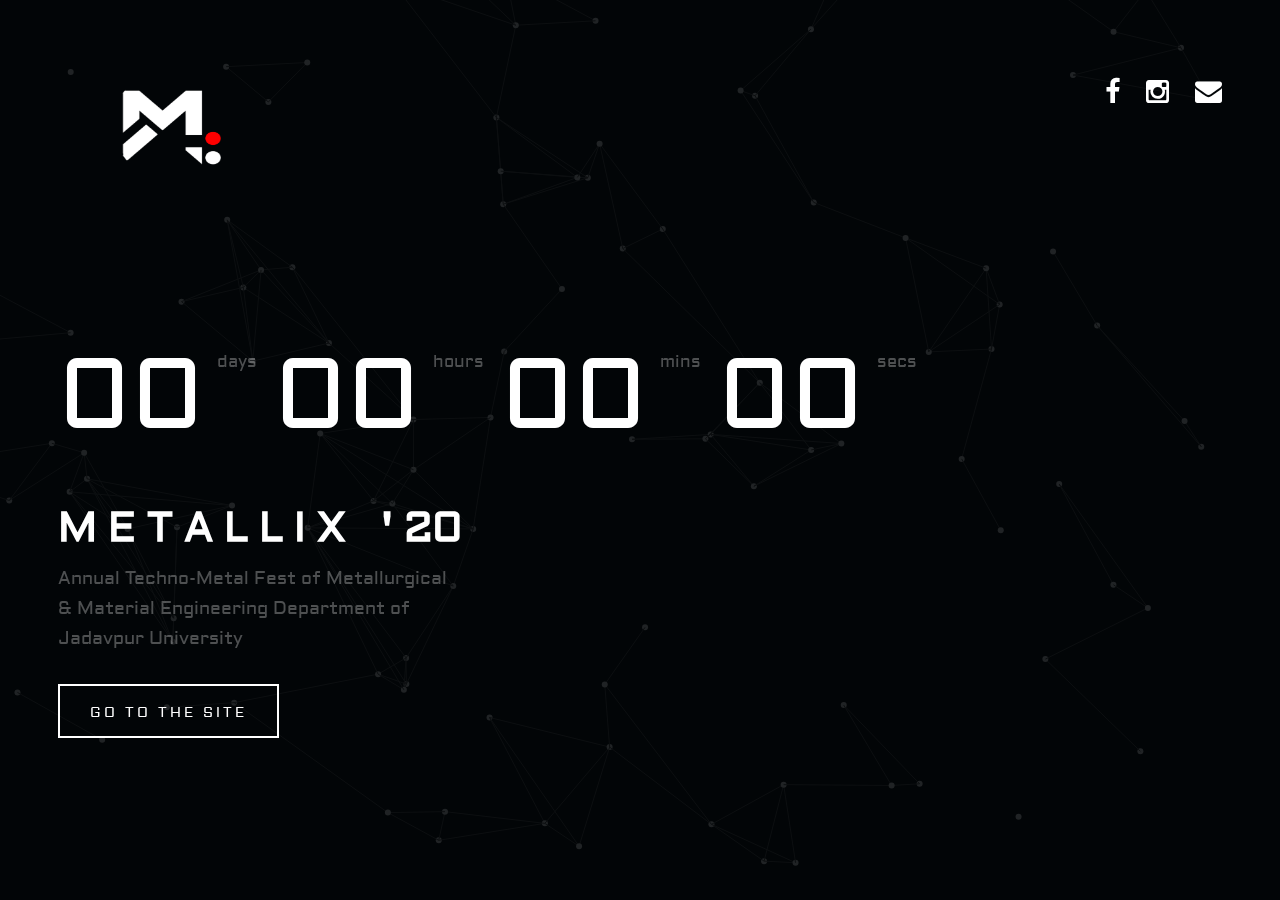
<file: index.html>
<!DOCTYPE html>
<!--[if IE 8 ]><html class="no-js oldie ie8" lang="en"> <![endif]-->
<!--[if IE 9 ]><html class="no-js oldie ie9" lang="en"> <![endif]-->
<!--[if (gte IE 9)|!(IE)]><!--><html class="no-js" prefix="og: http://ogp.me/ns#" lang="en"> <!--<![endif]-->
<head>

   <!--- basic page needs
   ================================================== -->
   <meta charset="utf-8">
	<title>Metallix '20 | Jadavpur University</title>
        <meta http-equiv="Content-Type" content="text/html; charset=UTF-8">
        <meta name="description" content="Metallix is the annual technical fest of the Metallurgical & Material Engineering Department of Jadavpur University" />
        <meta name="keywords" content="Metallix, Metallix 20, Metallix 2020, Metallix 2k20, Metallix Jadavpur University, metallix, metallix 20, metallix 2020, metallix 2k20, Metallurgy fests, Jadavpur University, Fest of Metallurgy, Kolkata fests, " />
        <meta name="author" content="Ayush Mishra" />
	<meta name="robots" content="index, follow">
	<meta property="og:title" content="Metallix '20" />
	<meta property="og:description" content="Metallix is the annual techno-metal fest of the Metallurgical & Material Engineering Department of Jadavpur University" />
<meta property="og:type" content="event" />
<meta property="og:url" content="https://metallixju.in" />
	        <link rel='image_src' href="https://metallixju.in/preview.png">

	<meta property="og:image" content="https://metallixju.in/preview.png" />



   <!-- mobile specific metas
   ================================================== -->
	<meta name="viewport" content="width=device-width, initial-scale=1, maximum-scale=1">
	
	<!-- Global site tag (gtag.js) - Google Analytics -->
<script async src="https://www.googletagmanager.com/gtag/js?id=UA-132905449-1"></script>
<script>
  window.dataLayer = window.dataLayer || [];
  function gtag(){dataLayer.push(arguments);}
  gtag('js', new Date());

  gtag('config', 'UA-132905449-1');
</script>


 	<!-- CSS
   ================================================== -->
   <link rel="stylesheet" href="css/base.css">  
   <link rel="stylesheet" href="css/main.css">
   <link rel="stylesheet" href="css/vendor.css">
<link href='https://fonts.googleapis.com/css?family=Aldrich' rel='stylesheet'>
   <!-- script
   ================================================== -->
	<script src="js/modernizr.js"></script>


   <!-- favicons
	================================================== -->

       <link rel="icon" type="image/png" href="logo3.png">
	<link rel="apple-touch-icon" type="image/png" href="logo3.png" sizes="32x32" />



</head>

<body id="top">

	<!-- header 
   ================================================== -->
   <header>

   	<div class="row">
   		<div class="logo">
	         <a href="https://metallixju.in/index">Metallix</a>
	      </div> 

			<div class="social-links">
			   <ul>
					<li><a href="https://www.facebook.com/metallixju/"><i class="fa fa-facebook"></i></a></li>
					
				   <li><a href="https://www.instagram.com/p/Bt5Jbkgg9S0/?utm_source=ig_share_sheet&igshid=pbflx58rzwrk"><i class="fa fa-instagram"></i></a></li>
					
				 			   <li><a href="mailto:metallixju2020@gmail.com"><i class="fa fa-envelope"></i></a></li> 
				 
				</ul>
			</div>
   	</div> 

   </header> <!-- /header -->   

<style>
	h1{font-family: 'Aldrich';
         font-size: 10px}                   }
</style>
   <!-- home
   ================================================== -->
   <section id="home" class="home-particles">

   	<div class="shadow-overlay"></div>

   	<div class="content-wrap-table">		   

		   <div class="main-content-tablecell">

		   	<div class="row">
		   		<div class="col-twelve">

		   			<div id="counter">
		   				<div class="half">
		  
		   				<span>00 <sup>days</sup></span> 
		 						<span>00 <sup>hours</sup></span>
		   				</div>
							<div class="half">
								<span>00 <sup>mins</sup></span>
		 						<span>00 <sup>secs</sup></span>
		 					</div> 
		   			</div>

			  			<div class="bottom-text">
			  				<h1>M E T A L L I X &nbsp;&nbsp;' 20</h1>
				  			<p>
							Annual Techno-Metal Fest of Metallurgical & Material Engineering Department of Jadavpur University
				  			</p>			  				
			  			</div>			  						  			   			
<button onclick="window.location.href = 'info.html';">Go to the site</button>
			   	</div> <!-- /twelve --> 

			   
		   	</div> <!-- /row -->  

		   </div> <!-- /main-content --> 
		   
		</div> <!-- /content-wrap -->
   
   </section> <!-- /home -->


  
   <!-- Java Script
   ================================================== --> 
   <script src="js/jquery-2.1.3.min.js"></script>
   <script src="js/plugins.js"></script>
   <script src="js/main1.js"></script>

</body>

</html>
</file>
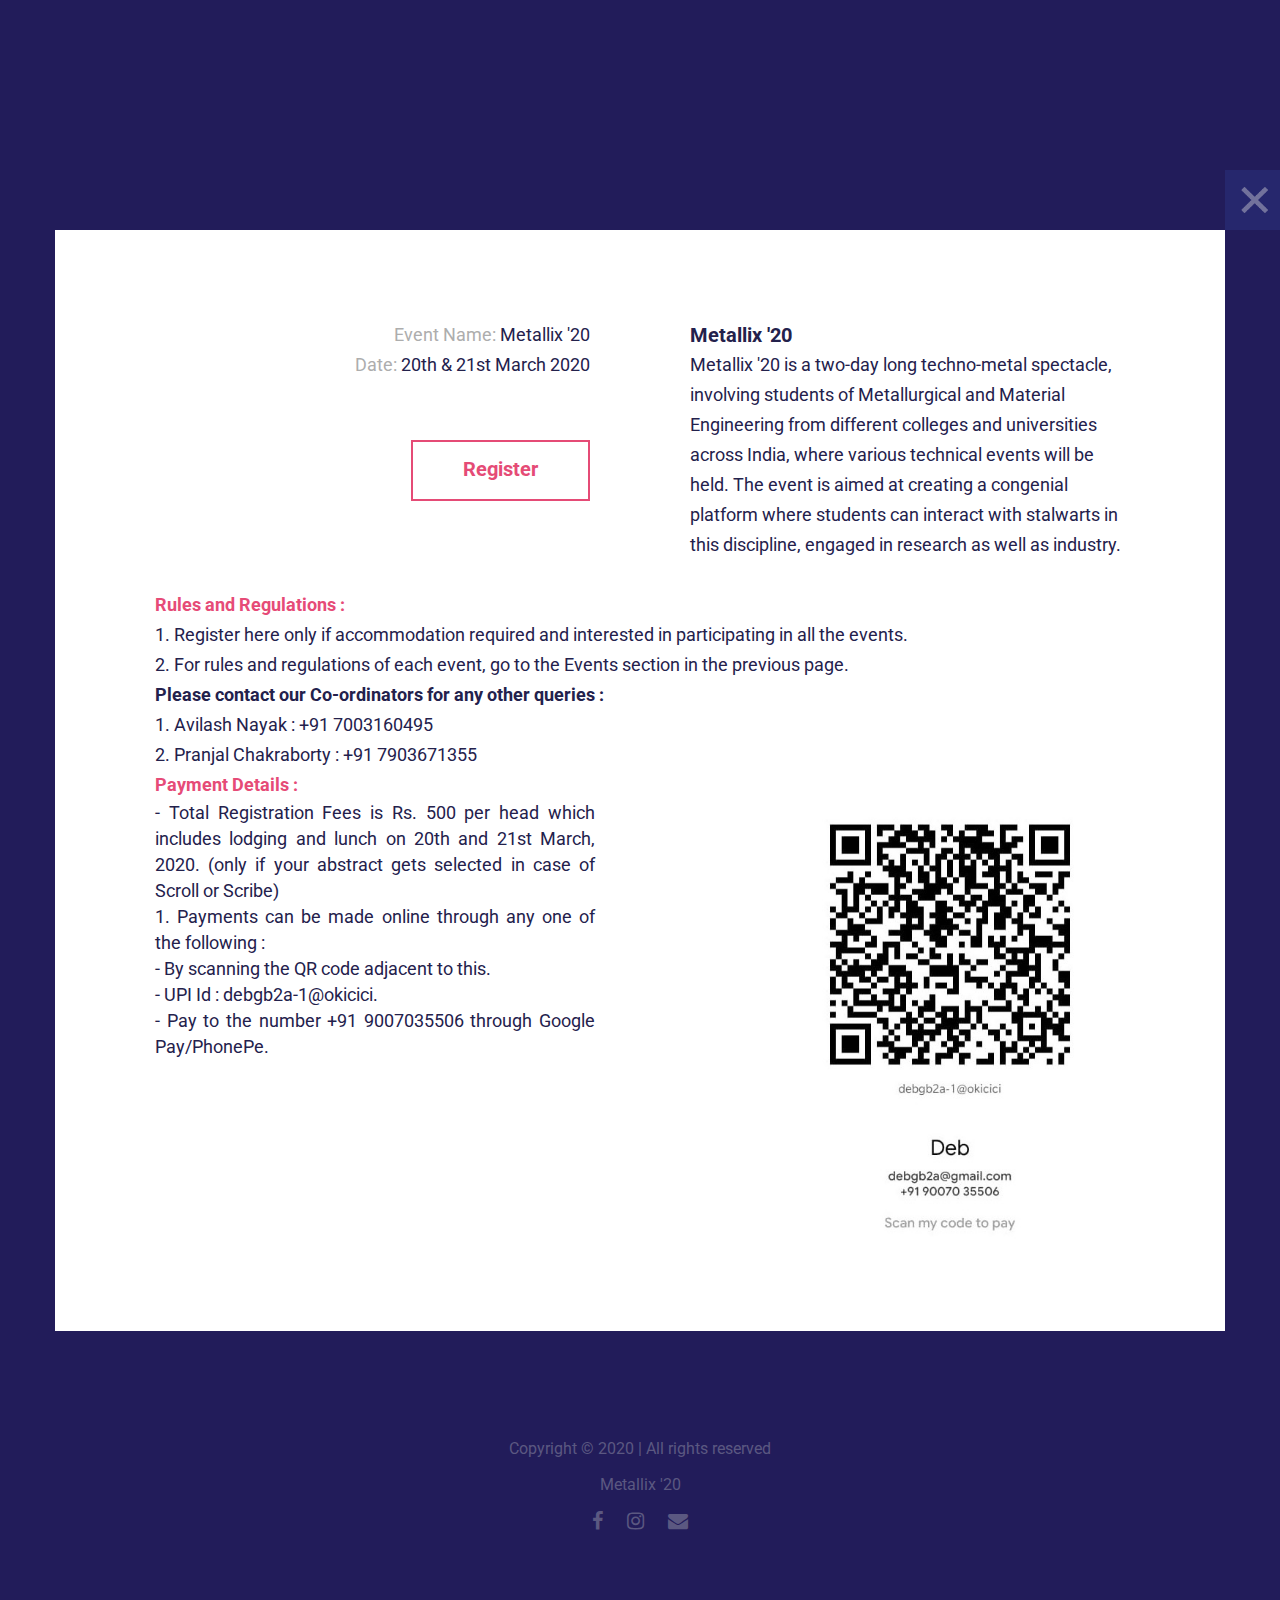
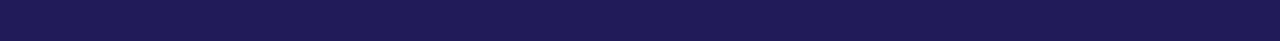
<file: all.html>
<!DOCTYPE HTML>
<html lang="en-US">
    <head>
        <title>Metallix '20 | Registration with Accommodation</title>
        <meta http-equiv="Content-Type" content="text/html; charset=UTF-8">
        <meta name="description" content="The annual technical fest of the Metallurgical & Material Engineering Department of Jadavpur University" />
        <meta name="keywords" content="Metallix 2020, Metallurgy fests, Jadavpur University, Fest of Metallurgy, Kolkata fests " />
        <meta name="author" content="Ayush Mishra" />
        <meta name="viewport" content="width=device-width, initial-scale=1, maximum-scale=1">


       <link rel="icon" type="image/png" href="logo3.png">
	<link rel="apple-touch-icon" type="image/png" href="logo3.png" sizes="32x32" />

        <link href='https://fonts.googleapis.com/css?family=Roboto:300,400,400i,700,700i,900|Montserrat:400,700|PT+Serif' rel='stylesheet' type='text/css'>
        <link rel="stylesheet" type="text/css"  href='css/clear.css' />
        <link rel="stylesheet" type="text/css"  href='css/common.css' />
        <link rel="stylesheet" type="text/css"  href='css/font-awesome.min.css' />
        <link rel="stylesheet" type="text/css"  href='css/carouFredSel.css' />
        <link rel="stylesheet" type="text/css"  href='css/prettyPhoto.css' />
        <link rel="stylesheet" type="text/css"  href='css/sm-clean.css' />
        <link rel="stylesheet" type="text/css"  href='style.css' />

        <!--[if lt IE 9]>
                <script src="js/html5.js"></script>
        <![endif]-->

    </head>
    <body class="single-portfolio">

        <!-- Preloader Gif -->
        <table class="doc-loader">
            <tr>
                <td>
                    <img src="loader.gif" alt="Loading..." />
                </td>
            </tr>
        </table>

        <!-- Menu -->
       



        <article id="portfolio-1" class="section portfolio">
            <div class="center-relative content-1170">
                <div class="entry-content">
                    <div class="content-wrap relative">
                        <a class="absolute x-close" href="info.html">
                            <img src="demo-images/icon_04.png" alt="Close">
                        </a>

                        <div class="one margin-0">
                         <!--   <img src="m.png" alt="metallix2020">-->
                        </div>
                        <div class="clear"></div>
                        
                        <div class="clear"></div>
                        <br>
                        <br>
                        <br>

                        <div class="one_half text-right">
                            <p>
                                <span style="color: #adadad;">Event Name:</span> Metallix '20<br>
                                <span style="color: #adadad;">Date:</span> 20th & 21st March 2020<br>
                                
                            </p>
                           <br>
                           <br>
                           <div class="one_half last ">
                                 <a href="https://docs.google.com/forms/d/1oii47QMcvEhWJlkOHRqY1MGD4R4K4t0sleve-RRRYn8/edit?usp=sharing" target="_self" class="button ">Register</a>
                            </div> 
                        </div>
                        <div class="one_half last ">
                            <h1>Metallix '20</h1>
                            <p>Metallix '20 is a two-day long techno-metal spectacle, involving  students of Metallurgical and Material Engineering from different colleges and universities across India, where various technical events will be held. The event is aimed at creating a congenial platform where students can interact with stalwarts in this discipline, engaged in research as well as industry.

                        </div>
			    
                        <div class="one">
                            <p><strong><span style="color: #e64b77 ;">Rules and Regulations : </span></strong></p>
                            <p>
1. Register here only if accommodation required and interested in participating in all the events.  <br>
2. For rules and regulations of each event, go to the Events section in the previous page.<br>


<strong>Please contact our Co-ordinators for any other queries :</strong><br>
1. Avilash Nayak : +91 7003160495<br>
2. Pranjal Chakraborty : +91 7903671355<br>
<p><strong><span style="color: #e64b77 ;">Payment Details : </span></strong></p>
                        
                                        <div class="member-content-holder">
                                            
                                            
                                            <div class="member-content">
						    - Total Registration Fees is Rs. 500 per head which includes lodging and lunch on 20th and 21st March, 2020. (only if your abstract gets selected in case of Scroll or Scribe)<br>
                                                 1. Payments can be made online through any one of the following : <br>
                                              - By scanning the QR code adjacent to this.<br>
                                              - UPI Id : debgb2a-1@okicici. <br>
                                              - Pay to the number +91 9007035506 through Google Pay/PhonePe. <br>
						

                                                
                                            </div>
                                        </div>
                                        <div class="member-image-holder">
                                            <img src="p.jpg" alt="">
                                        </div>
                                        <div class="clear"></div>
                                
                        <div class="clear"></div>
                    </div>
                </div>
                <div class="clear"></div>
            </div>



            <!-- Footer -->
            <footer>
                <div class="footer content-1170 center-relative">
                    <ul>
                        <li class="copyright-footer">
                       Copyright © 2020 | All rights reserved<br>Metallix '20
                    </li>
                         <li class="social-footer">
                        
                        <a href="https://www.facebook.com/metallixju/"><span class="fa fa-facebook"></span></a>
				 <a href="https://www.instagram.com/p/Bt5Jbkgg9S0/?utm_source=ig_share_sheet&igshid=pbflx58rzwrk"><span class="fa fa-instagram"></span></a>
                        <a href="mailto:metallixju2020@gmail.com"><span class="fa fa-envelope"></span></a>
                 
                    </li>
                    </ul>
                </div>
            </footer>
        </article>




        <!--Load JavaScript-->
        <script type="text/javascript" src="js/jquery.js"></script>
        <script type='text/javascript' src='js/jquery.sticky-kit.min.js'></script>
        <script type='text/javascript' src='js/jquery.smartmenus.min.js'></script>
        <script type='text/javascript' src='js/jquery.sticky.js'></script>
        <script type='text/javascript' src='js/jquery.dryMenu.js'></script>
        <script type='text/javascript' src='js/isotope.pkgd.js'></script>
        <script type='text/javascript' src='js/jquery.carouFredSel-6.2.0-packed.js'></script>
        <script type='text/javascript' src='js/jquery.mousewheel.min.js'></script>
        <script type='text/javascript' src='js/jquery.touchSwipe.min.js'></script>
        <script type='text/javascript' src='js/jquery.easing.1.3.js'></script>
        <script type='text/javascript' src='js/imagesloaded.pkgd.js'></script>
        <script type='text/javascript' src='js/jquery.prettyPhoto.js'></script>
        <script type='text/javascript' src='js/main.js'></script>
    </body>
</html>
</file>
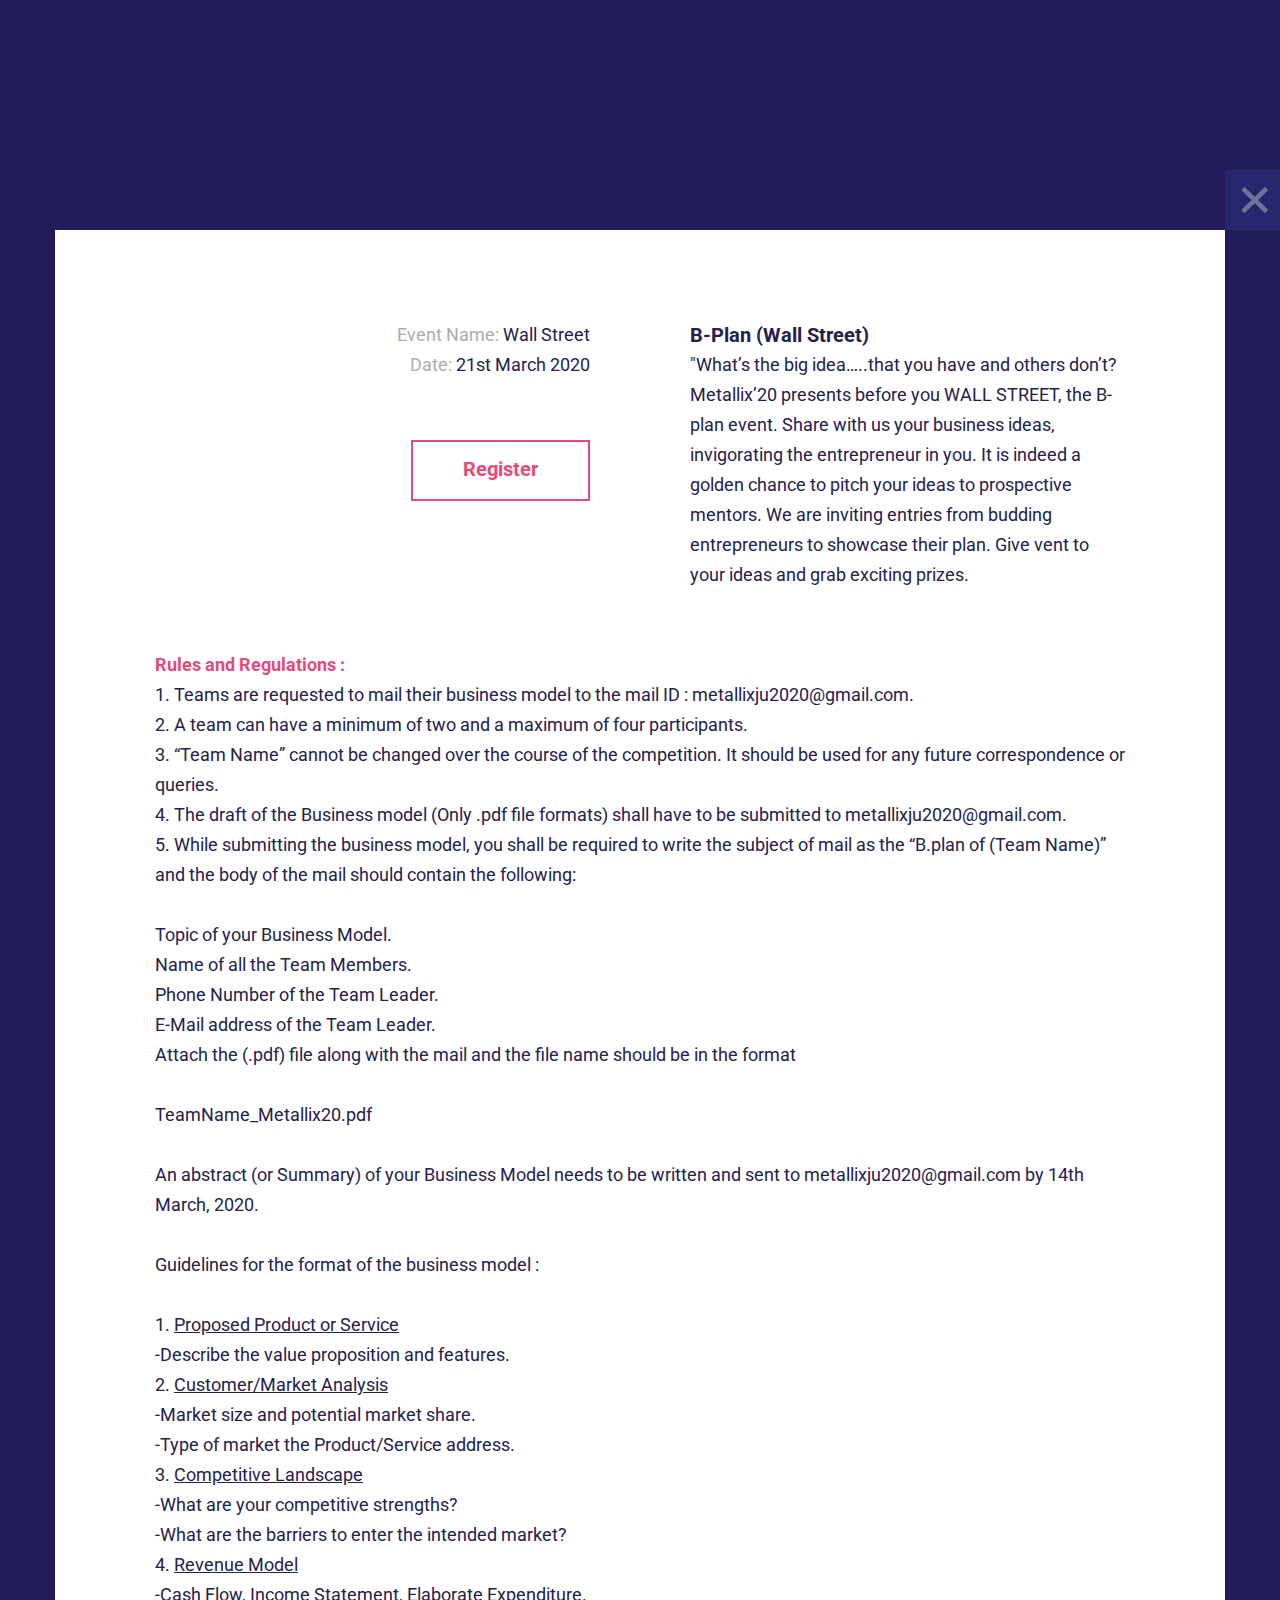
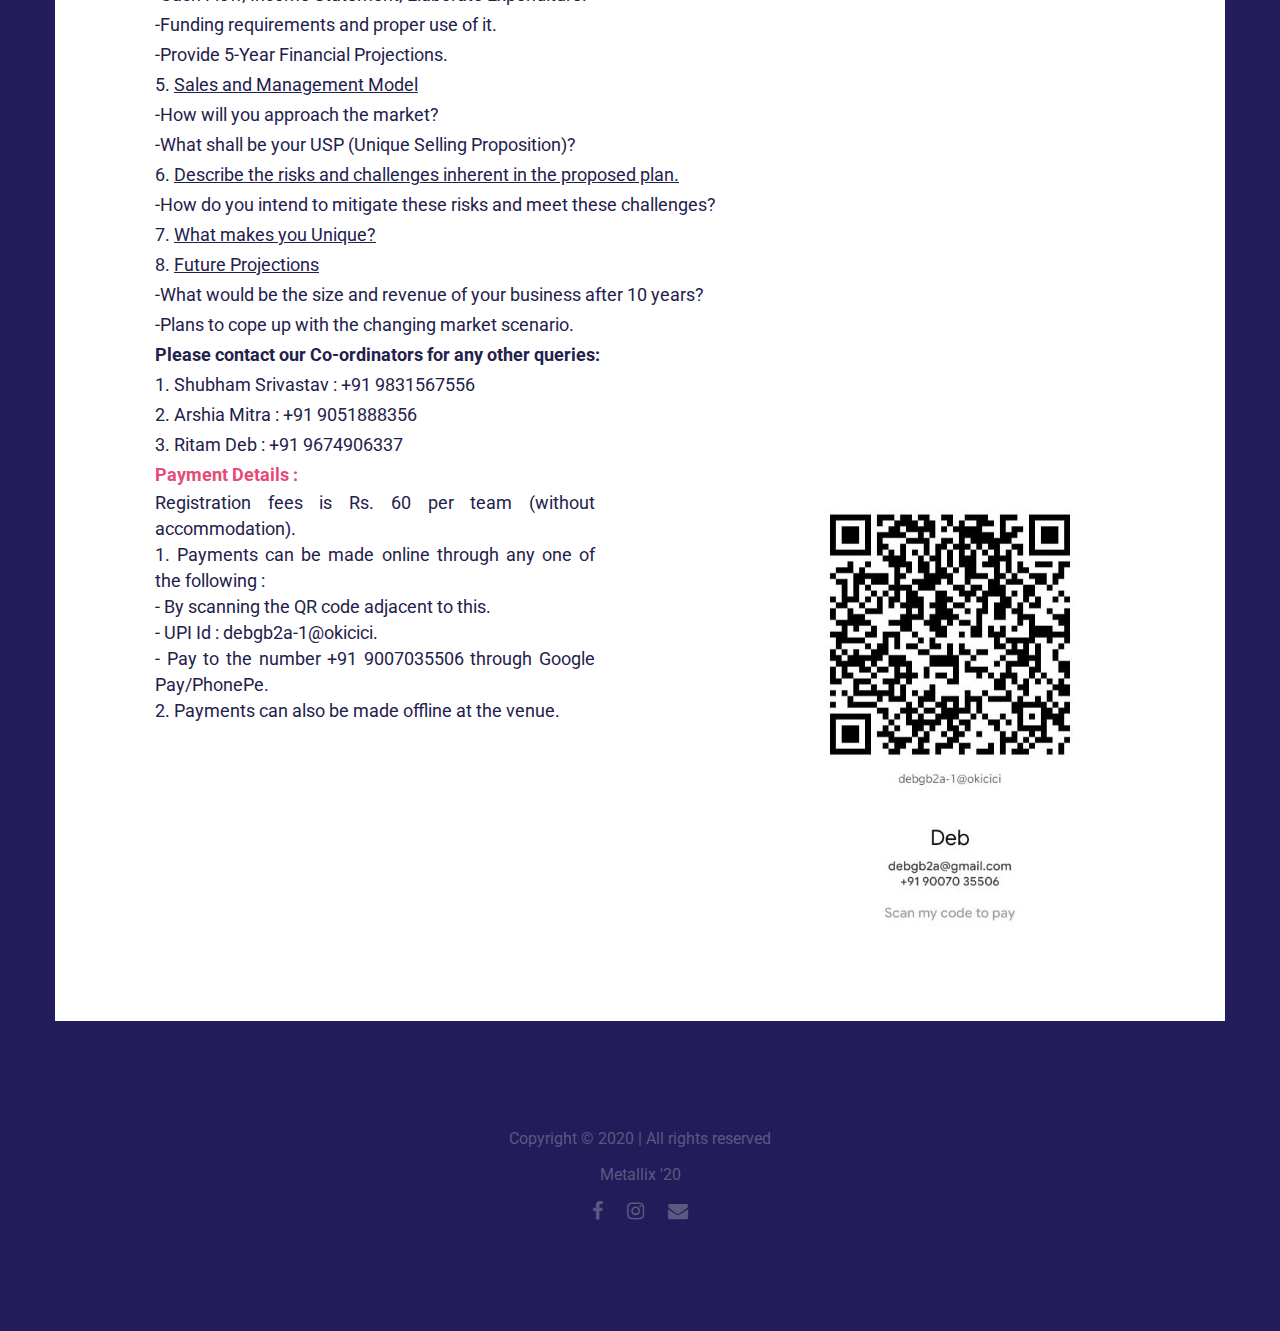
<file: bplan.html>
<!DOCTYPE HTML>
<html lang="en-US">
    <head>
        <title>Metallix '20 | Business Plan (Wall Street)</title>
        <meta http-equiv="Content-Type" content="text/html; charset=UTF-8">
        <meta name="description" content="The annual technical fest of the Metallurgical & Material Engineering Department of Jadavpur University" />
        <meta name="keywords" content="Metallix 2020, Metallurgy fests, Jadavpur University, Fest of Metallurgy, Kolkata fests " />
        <meta name="author" content="Ayush Mishra" />
        <meta name="viewport" content="width=device-width, initial-scale=1, maximum-scale=1">

       <link rel="icon" type="image/png" href="logo3.png">
       <link rel="icon" type="image/png" href="logo3.png">
	<link rel="apple-touch-icon" type="image/png" href="logo3.png" sizes="32x32" />

        <link href='https://fonts.googleapis.com/css?family=Roboto:300,400,400i,700,700i,900|Montserrat:400,700|PT+Serif' rel='stylesheet' type='text/css'>
        <link rel="stylesheet" type="text/css"  href='css/clear.css' />
        <link rel="stylesheet" type="text/css"  href='css/common.css' />
        <link rel="stylesheet" type="text/css"  href='css/font-awesome.min.css' />
        <link rel="stylesheet" type="text/css"  href='css/carouFredSel.css' />
        <link rel="stylesheet" type="text/css"  href='css/prettyPhoto.css' />
        <link rel="stylesheet" type="text/css"  href='css/sm-clean.css' />
        <link rel="stylesheet" type="text/css"  href='style.css' />

        <!--[if lt IE 9]>
                <script src="js/html5.js"></script>
        <![endif]-->

    </head>
    <body class="single-portfolio">

        <!-- Preloader Gif -->
        <table class="doc-loader">
            <tr>
                <td>
                    <img src="loader.gif" alt="Loading..." />
                </td>
            </tr>
        </table>

        <!-- Menu -->
       



        <article id="portfolio-1" class="section portfolio">
            <div class="center-relative content-1170">
                <div class="entry-content">
                    <div class="content-wrap relative">
                        <a class="absolute x-close" href="info.html">
                            <img src="demo-images/icon_04.png" alt="Close">
                        </a>

                        <div class="one margin-0">
                         <!--   <img src="" alt="bplan">-->
                        </div>
                        <div class="clear"></div>
                        
                        <div class="clear"></div>
                        <br>
                        <br>
                        <br>

                        <div class="one_half text-right">
                            <p>
                                <span style="color: #adadad;">Event Name:</span> Wall Street<br>
                                <span style="color: #adadad;">Date:</span> 21st March 2020<br>
                                
                            </p>
                           <br>
                           <br>
                          <div class="one_half last ">
                                 <a href="https://docs.google.com/forms/d/11-rSMhKXym4vOwwt_KvjDx6UgNrXWx0bsE5ezxi4pZQ/edit?usp=sharing" target="_self" class="button ">Register</a>
                            </div>
                        </div>
                        <div class="one_half last ">
                            <h1>B-Plan (Wall Street)</h1>
                            <p>"What’s the big idea…..that you have and others don’t?<br>

   Metallix’20 presents before you WALL STREET, the B-plan event. Share with us your business ideas, invigorating the entrepreneur in you. It is indeed a golden chance to pitch your ideas to prospective mentors. We are inviting entries from budding entrepreneurs to showcase their plan. Give vent to your ideas and grab exciting prizes.</p>
                            <br>
                            
                        </div>
			      
                                
                        <div class="one">
                            <p><strong><span style="color: #e64b77 ;">Rules and Regulations : </span></strong></p>
                            <p>1. Teams are requested to mail their business model to the mail ID : metallixju2020@gmail.com.<br>
2. A team can have a minimum of two and a maximum of four participants.<br>
3. “Team Name” cannot be changed over the course of the competition. It should be used for any future correspondence or queries.<br>
4. The draft of the Business model (Only .pdf file formats) shall have to be submitted to metallixju2020@gmail.com.<br>
5. While submitting the business model, you shall be required to write the subject of mail as the “B.plan of (Team Name)” and the body of the mail should contain the following:<br><br>

Topic of your Business Model.<br>
Name of all the Team Members.<br>
Phone Number of the Team Leader.<br>
E-Mail address of the Team Leader.<br>
Attach the (.pdf) file along with the mail and the file name should be in the format<br><br>

TeamName_Metallix20.pdf<br><br>

An abstract (or Summary) of your Business Model needs to be written and sent to metallixju2020@gmail.com by 14th March, 2020.<br><br>

Guidelines for the format of the business model :<br><br>

1. <u>Proposed Product or Service</u><br>
   -Describe the value proposition and features.<br>
2. <u>Customer/Market Analysis</u><br>
-Market size and potential market share.<br>
-Type of market the Product/Service address.<br>
3. <u>Competitive Landscape</u><br>
-What are your competitive strengths?<br>
-What are the barriers to enter the intended market?<br>
4. <u>Revenue Model</u><br>
-Cash Flow, Income Statement, Elaborate Expenditure.<br>
-Funding requirements and proper use of it.<br>
-Provide 5-Year Financial Projections.<br>
5. <u>Sales and Management Model</u><br>
-How will you approach the market?<br>
-What shall be your USP (Unique Selling Proposition)?<br>
6. <u>Describe the risks and challenges inherent in the proposed plan.</u><br>
-How do you intend to mitigate these risks and meet these challenges?<br>
7. <u>What makes you Unique?</u><br>
8. <u>Future Projections</u><br>
-What would be the size and revenue of your business after 10 years?<br>
-Plans to cope up with the changing market scenario.<br>
<strong>Please contact our Co-ordinators for any other queries: </strong><br>
1. Shubham Srivastav : +91 9831567556<br>
2. Arshia Mitra : +91 9051888356<br>
3. Ritam Deb : +91 9674906337<br>
<p><strong><span style="color: #e64b77 ;">Payment Details : </span></strong></p>
                        
                                        <div class="member-content-holder">
                                            
                                            
                                            <div class="member-content">
                                              Registration fees is Rs. 60 per team (without accommodation).<br>
                                                1. Payments can be made online through any one of the following : <br>
                                              - By scanning the QR code adjacent to this.<br>
                                              - UPI Id : debgb2a-1@okicici. <br>
                                              - Pay to the number +91 9007035506 through Google Pay/PhonePe. <br>
						    2. Payments can also be made offline at the venue.

                                                
                                            </div>
                                        </div>
                                        <div class="member-image-holder">
                                            <img src="p.jpg" alt="">
                                        </div>
                                        <div class="clear"></div>
                                
				    
                        <div class="clear"></div>
                    </div>
                </div>
                <div class="clear"></div>
            </div>



            <!-- Footer -->
            <footer>
                <div class="footer content-1170 center-relative">
                    <ul>
                        <li class="copyright-footer">
                      Copyright © 2020 | All rights reserved<br>Metallix '20
                    </li>
                         <li class="social-footer">
                        
                        <a href="https://www.facebook.com/metallixju/"><span class="fa fa-facebook"></span></a>
				 		 <a href="https://www.instagram.com/p/Bt5Jbkgg9S0/?utm_source=ig_share_sheet&igshid=pbflx58rzwrk"><span class="fa fa-instagram"></span></a>
                        <a href="mailto:metallixju2020@gmail.com"><span class="fa fa-envelope"></span></a>
                       
                    </li>
                    </ul>
                </div>
            </footer>
        </article>




        <!--Load JavaScript-->
        <script type="text/javascript" src="js/jquery.js"></script>
        <script type='text/javascript' src='js/jquery.sticky-kit.min.js'></script>
        <script type='text/javascript' src='js/jquery.smartmenus.min.js'></script>
        <script type='text/javascript' src='js/jquery.sticky.js'></script>
        <script type='text/javascript' src='js/jquery.dryMenu.js'></script>
        <script type='text/javascript' src='js/isotope.pkgd.js'></script>
        <script type='text/javascript' src='js/jquery.carouFredSel-6.2.0-packed.js'></script>
        <script type='text/javascript' src='js/jquery.mousewheel.min.js'></script>
        <script type='text/javascript' src='js/jquery.touchSwipe.min.js'></script>
        <script type='text/javascript' src='js/jquery.easing.1.3.js'></script>
        <script type='text/javascript' src='js/imagesloaded.pkgd.js'></script>
        <script type='text/javascript' src='js/jquery.prettyPhoto.js'></script>
        <script type='text/javascript' src='js/main.js'></script>
    </body>
</html>
</file>
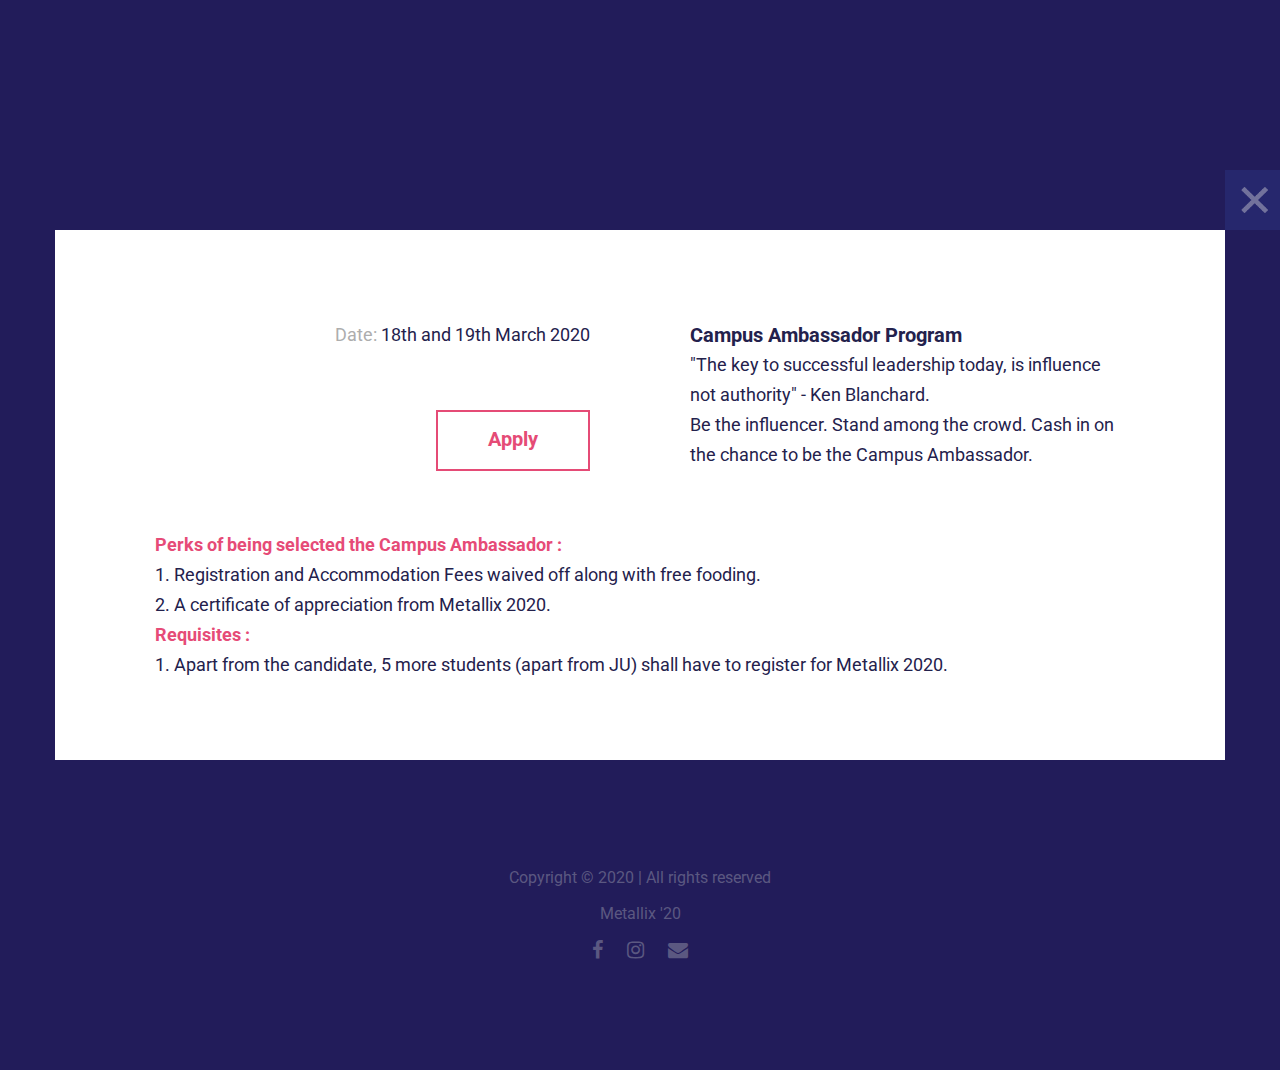
<file: campusambassador.html>
<!DOCTYPE HTML>
<html lang="en-US">
    <head>
        <title>Metallix '20 | Campus Ambassador Program</title>
        <meta http-equiv="Content-Type" content="text/html; charset=UTF-8">
        <meta name="description" content="The annual technical fest of the Metallurgical & Material Engineering Department of Jadavpur University" />
        <meta name="keywords" content="Metallix 2020, Metallurgy fests, Jadavpur University, Fest of Metallurgy, Kolkata fests " />
        <meta name="author" content="Ayush Mishra" />
        <meta name="viewport" content="width=device-width, initial-scale=1, maximum-scale=1">

        <link rel="shortcut icon" href="logo3.png" />
        <link href='https://fonts.googleapis.com/css?family=Roboto:300,400,400i,700,700i,900|Montserrat:400,700|PT+Serif' rel='stylesheet' type='text/css'>
        <link rel="stylesheet" type="text/css"  href='css/clear.css' />
        <link rel="stylesheet" type="text/css"  href='css/common.css' />
        <link rel="stylesheet" type="text/css"  href='css/font-awesome.min.css' />
        <link rel="stylesheet" type="text/css"  href='css/carouFredSel.css' />
        <link rel="stylesheet" type="text/css"  href='css/prettyPhoto.css' />
        <link rel="stylesheet" type="text/css"  href='css/sm-clean.css' />
        <link rel="stylesheet" type="text/css"  href='style.css' />

        <!--[if lt IE 9]>
                <script src="js/html5.js"></script>
        <![endif]-->

    </head>
    <body class="single-portfolio">

        <!-- Preloader Gif -->
        <table class="doc-loader">
            <tr>
                <td>
                    <img src="loader.gif" alt="Loading..." />
                </td>
            </tr>
        </table>

        <!-- Menu -->
       



        <article id="portfolio-1" class="section portfolio">
            <div class="center-relative content-1170">
                <div class="entry-content">
                    <div class="content-wrap relative">
                        <a class="absolute x-close" href="info.html">
                            <img src="demo-images/icon_04.png" alt="Close">
                        </a>

                        <div class="one margin-0">
                         <!--   <img src="ca.png" alt="ca"> -->
                        </div>
                        <div class="clear"></div>
                        
                        <div class="clear"></div>
                        <br>
                        <br>
                        <br>

                        <div class="one_half text-right">
                            <p>
                            
                                <span style="color: #adadad;">Date:</span> 18th and 19th March 2020<br>
                                
                            </p>
                           <br>
                           <br>
                            <div class="text-right">
                                <a href="https://docs.google.com/forms/d/13jl528vGON9LRuu-g5cJrePf4oyd9E_eEk0A0ybDGN4/edit?usp=sharing" target="_self" class="button ">Apply</a>
                            </div>
                        </div>



                        <div class="one_half last ">
                            <h1>Campus Ambassador Program</h1>
                            <p>"The key to successful leadership today, is influence not authority"
- Ken Blanchard.<br> 

Be the influencer. Stand among the crowd. Cash in on the chance to be the Campus Ambassador.</p>
                            <br>
                            
                        </div>
                        <div class="one">
                            <p><strong><span style="color: #e64b77 ;">Perks of being selected the Campus Ambassador  : </span></strong></p>
                            <p>1. Registration and Accommodation Fees waived off along with free fooding.<br>
2. A certificate of appreciation from Metallix 2020.<br>
                            <p><strong><span style="color: #e64b77 ;">Requisites  : </span></strong></p>

  <p>1. Apart from the candidate, 5 more students (apart from JU) shall have to register for Metallix 2020.<br>
                        <div class="clear"></div>
                    </div>
                </div>
                <div class="clear"></div>
            </div>



            <!-- Footer -->
            <footer>
                <div class="footer content-1170 center-relative">
                    <ul>
                        <li class="copyright-footer">
                      Copyright © 2020 | All rights reserved<br>Metallix '20
                    </li>
                         <li class="social-footer">
                        
                        <a href="https://www.facebook.com/metallixju/"><span class="fa fa-facebook"></span></a>
                             		 <a href="https://www.instagram.com/p/Bt5Jbkgg9S0/?utm_source=ig_share_sheet&igshid=pbflx58rzwrk"><span class="fa fa-instagram"></span></a>
                        <a href="mailto:metallixju2020@gmail.com"><span class="fa fa-envelope"></span></a>
                       
                    </li>
                    </ul>
                </div>
            </footer>
        </article>




        <!--Load JavaScript-->
        <script type="text/javascript" src="js/jquery.js"></script>
        <script type='text/javascript' src='js/jquery.sticky-kit.min.js'></script>
        <script type='text/javascript' src='js/jquery.smartmenus.min.js'></script>
        <script type='text/javascript' src='js/jquery.sticky.js'></script>
        <script type='text/javascript' src='js/jquery.dryMenu.js'></script>
        <script type='text/javascript' src='js/isotope.pkgd.js'></script>
        <script type='text/javascript' src='js/jquery.carouFredSel-6.2.0-packed.js'></script>
        <script type='text/javascript' src='js/jquery.mousewheel.min.js'></script>
        <script type='text/javascript' src='js/jquery.touchSwipe.min.js'></script>
        <script type='text/javascript' src='js/jquery.easing.1.3.js'></script>
        <script type='text/javascript' src='js/imagesloaded.pkgd.js'></script>
        <script type='text/javascript' src='js/jquery.prettyPhoto.js'></script>
        <script type='text/javascript' src='js/main.js'></script>
    </body>
</html>
</file>
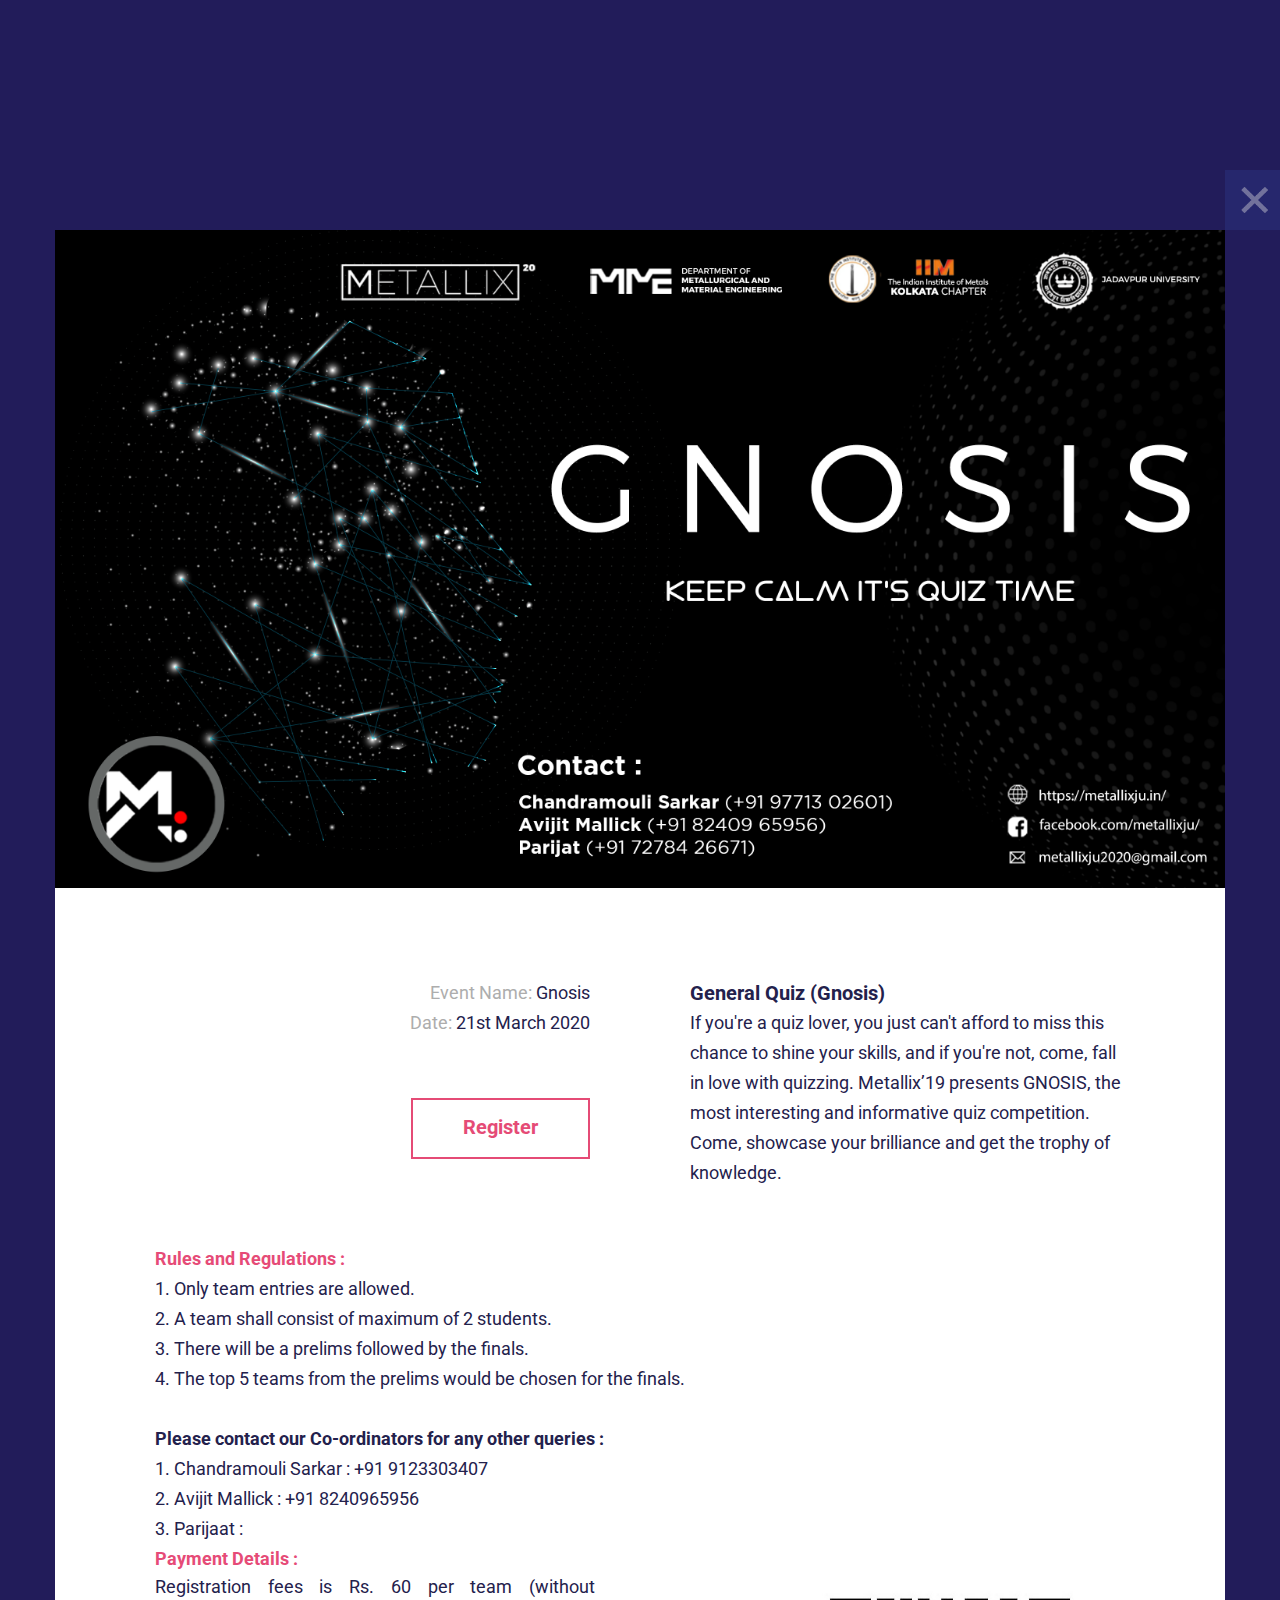
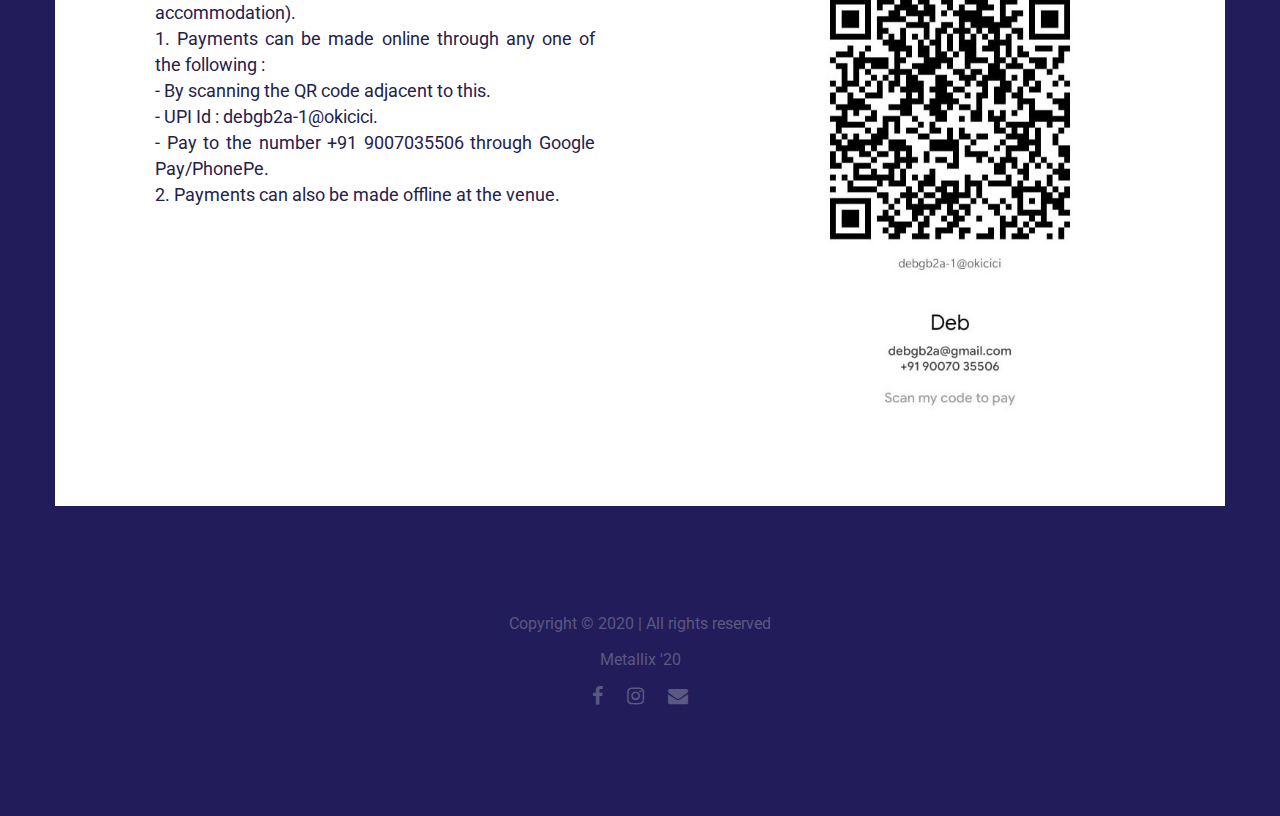
<file: gnosis.html>
<!DOCTYPE HTML>
<html lang="en-US">
    <head>
        <title>Metallix '20 | General Quiz (Gnosis)</title>
        <meta http-equiv="Content-Type" content="text/html; charset=UTF-8">
        <meta name="description" content="The annual technical fest of the Metallurgical & Material Engineering Department of Jadavpur University" />
        <meta name="keywords" content="Metallix 2020, Metallurgy fests, Jadavpur University, Fest of Metallurgy, Kolkata fests " />
        <meta name="author" content="Ayush Mishra" />
        <meta name="viewport" content="width=device-width, initial-scale=1, maximum-scale=1">

        
       <link rel="icon" type="image/png" href="logo3.png">
	<link rel="apple-touch-icon" type="image/png" href="logo3.png" sizes="32x32" />

        <link href='https://fonts.googleapis.com/css?family=Roboto:300,400,400i,700,700i,900|Montserrat:400,700|PT+Serif' rel='stylesheet' type='text/css'>
        <link rel="stylesheet" type="text/css"  href='css/clear.css' />
        <link rel="stylesheet" type="text/css"  href='css/common.css' />
        <link rel="stylesheet" type="text/css"  href='css/font-awesome.min.css' />
        <link rel="stylesheet" type="text/css"  href='css/carouFredSel.css' />
        <link rel="stylesheet" type="text/css"  href='css/prettyPhoto.css' />
        <link rel="stylesheet" type="text/css"  href='css/sm-clean.css' />
        <link rel="stylesheet" type="text/css"  href='style.css' />

        <!--[if lt IE 9]>
                <script src="js/html5.js"></script>
        <![endif]-->

    </head>
    <body class="single-portfolio">

        <!-- Preloader Gif -->
        <table class="doc-loader">
            <tr>
                <td>
                    <img src="loader.gif" alt="Loading..." />
                </td>
            </tr>
        </table>

        <!-- Menu -->
       



        <article id="portfolio-1" class="section portfolio">
            <div class="center-relative content-1170">
                <div class="entry-content">
                    <div class="content-wrap relative">
                        <a class="absolute x-close" href="info.html#events">
                            <img src="demo-images/icon_04.png" alt="Close">
                        </a>

                        <div class="one margin-0">
                         <img src="gnosis.png" alt="quiz">
                        </div>
                        <div class="clear"></div>
                        
                        <div class="clear"></div>
                        <br>
                        <br>
                        <br>

                        <div class="one_half text-right">
                            <p>
                                <span style="color: #adadad;">Event Name:</span> Gnosis<br>
                                <span style="color: #adadad;">Date:</span> 21st March 2020<br>
                                
                            </p>
                           <br>
                           <br>
                            <div class="one_half last ">
                                 <a href="https://docs.google.com/forms/d/1IC9YrK0prnfFFzDdKK1I4hx88r9wRtYMnxtVSKQE_Sg/edit?usp=sharing" target="_self" class="button ">Register</a>
                            </div>
                        </div>
                        <div class="one_half last ">
                            <h1>General Quiz (Gnosis)</h1>
                            <p>If you're a quiz lover, you just can't afford to miss this chance to shine your skills, and if you're not, come, fall in love with quizzing. Metallix’19 presents GNOSIS, the most interesting and informative quiz competition. Come, showcase your brilliance and get the trophy of knowledge.
                        </div>
			    
                        <div class="one">
                            <p><strong><span style="color: #e64b77 ;">Rules and Regulations : </span></strong></p>
                            <p>
1. Only team entries are allowed.<br>
2. A team shall consist of maximum of 2 students.<br>
3. There will be a prelims followed by the finals.<br>4. The top 5 teams from the prelims would be chosen for the finals.<br><br>

<strong>Please contact our Co-ordinators for any other queries :</strong><br>
1. Chandramouli Sarkar : +91 9123303407<br>
2. Avijit Mallick : +91 8240965956<br>
3. Parijaat : <br>
<p><strong><span style="color: #e64b77 ;">Payment Details : </span></strong></p>
                        
                                        <div class="member-content-holder">
                                            
                                            
                                            <div class="member-content">
						                                                  Registration fees is Rs. 60 per team (without accommodation).<br>
                                    1. Payments can be made online through any one of the following : <br>
                                              - By scanning the QR code adjacent to this.<br>
                                              - UPI Id : debgb2a-1@okicici. <br>
                                              - Pay to the number +91 9007035506 through Google Pay/PhonePe. <br>
						    2. Payments can also be made offline at the venue.

                                                
                                            </div>
                                        </div>
                                        <div class="member-image-holder">
                                            <img src="p.jpg" alt="">
                                        </div>
                                        <div class="clear"></div>
                                

                        <div class="clear"></div>
                    </div>
                </div>
                <div class="clear"></div>
            </div>



            <!-- Footer -->
            <footer>
                <div class="footer content-1170 center-relative">
                    <ul>
                        <li class="copyright-footer">
                        Copyright © 2020 | All rights reserved<br>Metallix '20
                    </li>
                         <li class="social-footer">
                        
                        <a href="https://www.facebook.com/metallixju/"><span class="fa fa-facebook"></span></a>
				 		 <a href="https://www.instagram.com/p/Bt5Jbkgg9S0/?utm_source=ig_share_sheet&igshid=pbflx58rzwrk"><span class="fa fa-instagram"></span></a>
                        <a href="mailto:metallixju2020@gmail.com"><span class="fa fa-envelope"></span></a>
                        
                    </li>
                    </ul>
                </div>
            </footer>
        </article>




        <!--Load JavaScript-->
        <script type="text/javascript" src="js/jquery.js"></script>
        <script type='text/javascript' src='js/jquery.sticky-kit.min.js'></script>
        <script type='text/javascript' src='js/jquery.smartmenus.min.js'></script>
        <script type='text/javascript' src='js/jquery.sticky.js'></script>
        <script type='text/javascript' src='js/jquery.dryMenu.js'></script>
        <script type='text/javascript' src='js/isotope.pkgd.js'></script>
        <script type='text/javascript' src='js/jquery.carouFredSel-6.2.0-packed.js'></script>
        <script type='text/javascript' src='js/jquery.mousewheel.min.js'></script>
        <script type='text/javascript' src='js/jquery.touchSwipe.min.js'></script>
        <script type='text/javascript' src='js/jquery.easing.1.3.js'></script>
        <script type='text/javascript' src='js/imagesloaded.pkgd.js'></script>
        <script type='text/javascript' src='js/jquery.prettyPhoto.js'></script>
        <script type='text/javascript' src='js/main.js'></script>
    </body>
</html>
</file>
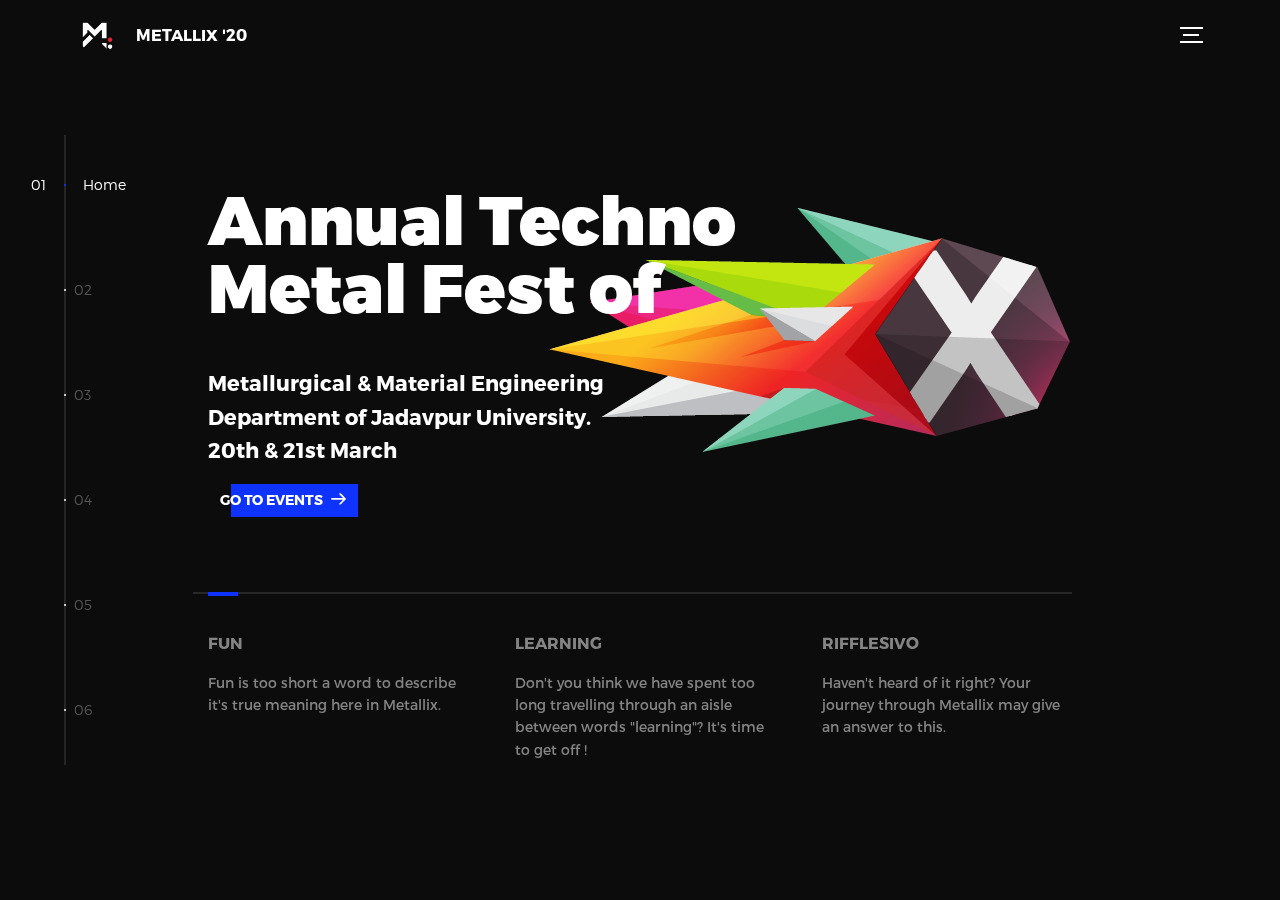
<file: info1.html>
<!DOCTYPE html>
<html lang="en">
<head>
  <title>Metallix '20 | Jadavpur University</title>
  <meta charset="utf-8">
  <meta name="viewport" content="width=device-width, initial-scale=1">

  <meta http-equiv="X-UA-Compatible" content="IE=edge">
        <meta name="description" content="Metallix is the annual technical fest of the Metallurgical & Material Engineering Department of Jadavpur University" />
        <meta name="keywords" content="Metallix, Metallix 19, Metallix 2019, Metallix 2k19, Metallix Jadavpur University, metallix, metallix 19, metallix 2019, metallix 2k19, Metallurgy fests, Jadavpur University, Fest of Metallurgy, Kolkata fests, " />
        <meta name="author" content="Ayush Mishra" />
  <meta name="robots" content="index, follow">
  <link rel="stylesheet" href="assets1/css/main.css">

      <link rel="icon" type="image/png" href="assets1/img/logo2-01.png">
  <link rel="apple-touch-icon" type="image/png" href="assets1/img/logo2-01.png" sizes="32x32" />



</head>
<body>

<!-- notification for small viewports and landscape oriented smartphones -->
<div class="device-notification">
  <a class="device-notification--logo" href="#0">
    <img src="assets1/img/logo2-01.png" alt="Global">
    <p>Metallix '20</p>
  </a>
  <p class="device-notification--message">This Metallix site has so much to offer that we must request you orient your device to portrait or find a larger screen. You won't be disappointed.</p>
</div>

<div class="perspective effect-rotate-left">
  <div class="container"><div class="outer-nav--return"></div>
    <div id="viewport" class="l-viewport">
      <div class="l-wrapper">
        <header class="header">
          <a class="header--logo" href="#0">
            <img src="assets1/img/logo3-01.png" alt="Global">
            <p>Metallix '20</p>
          </a>
          <button class="header--cta cta">Go to Events</button>
          <div class="header--nav-toggle">
            <span></span>
          </div>
        </header>
        <nav class="l-side-nav">
          <ul class="side-nav">
            <li class="is-active"><span>Home</span></li>
            <li><span>About</span></li>
            <li><span>Events</span></li>
            <li><span>Contact</span></li>
            <li><span>Register</span></li>
                        <li><span>More</span></li>

          </ul>
        </nav>
        <ul class="l-main-content main-content">
          <li class="l-section section section--is-active">
            <div class="intro">
              <div class="intro--banner">
                <h1>Annual Techno<br>Metal Fest of</h1><h2>Metallurgical & Material Engineering<br>Department of Jadavpur University.<br>20th & 21st March</h2>
                <button class="cta">Go to Events
                  <svg version="1.1" id="Layer_1" xmlns="http://www.w3.org/2000/svg" xmlns:xlink="http://www.w3.org/1999/xlink" x="0px" y="0px" viewBox="0 0 150 118" style="enable-background:new 0 0 150 118;" xml:space="preserve">
                  <g transform="translate(0.000000,118.000000) scale(0.100000,-0.100000)">
                    <path d="M870,1167c-34-17-55-57-46-90c3-15,81-100,194-211l187-185l-565-1c-431,0-571-3-590-13c-55-28-64-94-18-137c21-20,33-20,597-20h575l-192-193C800,103,794,94,849,39c20-20,39-29,61-29c28,0,63,30,298,262c147,144,272,271,279,282c30,51,23,60-219,304C947,1180,926,1196,870,1167z"/>
                  </g>
                  </svg>
                  <span class="btn-background"></span>
                </button>
                <img src="assets1/img/x.png" alt="Welcome">
              </div>
              <div class="intro--options">
                <a>
                  <h3>Fun</h3>
                  <p>Fun is too short a word to describe it's true meaning here in Metallix.</p>
                </a>
                <a>
                  <h3>Learning</h3>
                  <p>Don't you think we have spent too long travelling through an aisle between words "learning"? It's time to get off !</p>
                </a>
                <a>
                  <h3>Rifflesivo</h3>
                  <p>Haven't heard of it right? Your journey through Metallix may give an answer to this.</p>
                </a>
              </div>
            </div>
          </li>
   
          <li class="l-section section">
            <div class="about">
              <div class="about--banner">
                <h2>We<br>materialize<br>your<br>dreams</h2>
                <a>
                  Metallurgical and Material Engg,<br>Jadavpur University
                </a>
                <img src="assets1/img/lm-01.png" alt="About Us">
              </div>
              <div class="intro--options1">
                <a>
                  <h1>ABOUT METALLIX</h1>
                  <p align="justify"><strong>Metallix</strong> is a two day long techno-metal extravaganza, involving students of Metallurgical and Material Engineering (including Science and Engineering branches involving development of Metals or Materials) from different Colleges and Universities from all over India. The event is aimed at creating a congenial platform where students can interact with leaders in this profession engaged in both research and production.
</p>
                </a>
                
              </div>
            </div>
          </li>
                 <li class="l-section section">
            <div class="work">
              <h2>Events</h2>
              <div class="work--lockup">
                <ul class="slider">
                       <li class="slider--item slider--item-left">
                    <a href="gnosis.html" target="_blank">
                      <div class="slider--item-image">
                        <img src="assets1/img/gnS-01.png" alt="quiz">
                      </div>
                      <p class="slider--item-title">Gnosis</p>
                      <p class="slider--item-description">General Quiz<br>21st March<br>Dr. K.P. Basu Memorial Hall<br>Jadavpur University</p>
                    </a>
                  </li>
               
                  <li class="slider--item slider--item-center">
                    <a href="bplan.html" target="_blank">
                      <div class="slider--item-image">
                        <img src="assets1/img/wsS3-01.png" alt="Bplan">
                      </div>
                      <p class="slider--item-title">Wall Street</p>
                      <p class="slider--item-description">Business Plan<br>21st March<br>Dr. K.P. Basu Memorial Hall<br>Jadavpur University</p>
                    </a>
                  </li>
                     <li class="slider--item slider--item-right">
                    <a href="scroll.html" target="_blank">
                      <div class="slider--item-image">
                        <img src="assets1/img/ppS-01.png" alt="paper">
                      </div>
                      <p class="slider--item-title">Scroll</p>
                      <p class="slider--item-description">Paper Presentation<br>20th March<br>Gandhi Bhawan<br>Jadavpur University</p>
                    </a>
                  </li>
                  <li class="slider--item slider--item-right">
                    <a href="scribe.html" target="_blank">
                      <div class="slider--item-image">
                        <img src="assets1/img/sppS1-01.png" alt="poster">
                      </div>
                      <p class="slider--item-title">Scribe</p>
                      <p class="slider--item-description">Poster Presentation<br>20th March<br>Gandhi Bhawan<br>Jadavpur University</p>
                    </a>
                  </li>
               
                           <li class="slider--item slider--item-right">
                    <a href="suits.html" target="_blank">
                      <div class="slider--item-image">
                        <img src="assets1/img/sS2-01.png" alt="placements">
                      </div>
                      <p class="slider--item-title">Suits</p>
                      <p class="slider--item-description">Mock Placement<br>21st & 20th March<br>TEQIP Building<br>Jadavpur University</p>
                    </a>
                  </li>
                              <li class="slider--item slider--item-right">
                    <a href="specio.html" target="_blank">
                      <div class="slider--item-image">
                        <img src="assets1/img/spS1-01.png" alt="metal">
                      </div>
                      <p class="slider--item-title">Specio</p>
                      <p class="slider--item-description">Metallography<br>21st March<br>Dr. K.P. Basu Memorial Hall<br>Jadavpur University</p>
                    </a>
                  </li>
                    <li class="slider--item slider--item-right">
                    <a href="talaash.html" target="_blank">
                      <div class="slider--item-image">
                        <img src="assets1/img/thS-01.png" alt="Traesurehunt">
                      </div>
                      <p class="slider--item-title">Talaash</p>
                      <p class="slider--item-description">Treasure Hunt<br>20th March<br>Gandhi Bhawan<br>Jadavpur University</p>
                    </a>
                  </li>
           
                </ul>
                <div class="slider--prev">
                  <svg version="1.1" id="Layer_1" xmlns="http://www.w3.org/2000/svg" xmlns:xlink="http://www.w3.org/1999/xlink" x="0px" y="0px"
                  viewBox="0 0 150 118" style="enable-background:new 0 0 150 118;" xml:space="preserve">
                  <g transform="translate(0.000000,118.000000) scale(0.100000,-0.100000)">
                    <path d="M561,1169C525,1155,10,640,3,612c-3-13,1-36,8-52c8-15,134-145,281-289C527,41,562,10,590,10c22,0,41,9,61,29
                    c55,55,49,64-163,278L296,510h575c564,0,576,0,597,20c46,43,37,109-18,137c-19,10-159,13-590,13l-565,1l182,180
                    c101,99,187,188,193,199c16,30,12,57-12,84C631,1174,595,1183,561,1169z"/>
                  </g>
                  </svg>
                </div>
                <div class="slider--next">
                  <svg version="1.1" id="Layer_1" xmlns="http://www.w3.org/2000/svg" xmlns:xlink="http://www.w3.org/1999/xlink" x="0px" y="0px" viewBox="0 0 150 118" style="enable-background:new 0 0 150 118;" xml:space="preserve">
                  <g transform="translate(0.000000,118.000000) scale(0.100000,-0.100000)">
                    <path d="M870,1167c-34-17-55-57-46-90c3-15,81-100,194-211l187-185l-565-1c-431,0-571-3-590-13c-55-28-64-94-18-137c21-20,33-20,597-20h575l-192-193C800,103,794,94,849,39c20-20,39-29,61-29c28,0,63,30,298,262c147,144,272,271,279,282c30,51,23,60-219,304C947,1180,926,1196,870,1167z"/>
                  </g>
                  </svg>
                </div>
              </div>
            </div>
          </li>
          <li class="l-section section">
            <div class="contact">
              <div class="contact--lockup">
                <div class="modal">
                  <div class="modal--information">
                    <p>Jadavpur University, Kolkata- 700032</p>
                    <a href="mailto:metallixju2020@gmail.com">metallixju2020@gmail.com</a>
                    <a>+91 7003160495</a>
                  </div>
                  <ul class="modal--options">
                    <li><a href="https://www.facebook.com/metallixju/" target="_blank">FACEBOOK</a></li>
                    <li><a href="https://www.instagram.com/p/Bt5Jbkgg9S0/?utm_source=ig_share_sheet&igshid=pbflx58rzwrk" target="_blank">INSTAGRAM</a></li>
                    <li><a href="mailto:metallixju2020@gmail.com">Contact Us</a></li>
                  </ul>
                </div>
              </div>
            </div>
          </li>
          <li class="l-section section">
            <div class="hire">
              <h2>Register</h2>
              <form class="work-request">
                <div class="work-request--options">
                  <span class="options-b">
                    <style>
                    .button {
   border: 2px solid #0f33ff;
  color: white;
  padding: 10px 20px;
  text-align: center;
  text-decoration: none;
  display: inline-block;
  font-size: 15px;
  margin: 4px 2px;
  transition-duration: 0.4s;
  cursor: pointer;
}
</style>
                  <a href="#" class="button" onclick="alert('Please Go to the EVENTS section and Register for each event you want to participate in')" style="width: 240px;margin-top: 6px;">Without accommodation</a>

                   
                  <a href="all.html" target="_blank" class="button" style="width: 240px;margin-top: 6px;">With accommodation</a>

                   
                 
                  </span>
                  </div>
                
              <p> <strong>General Rules and Regulations :</strong><br>
1. You will be informed via mail if your abstract in Scribe or Scroll gets selected.<br>
*<u>Accommodation Required</u><br>
- Total Registration Fees is Rs. 500 per head which includes lodging and lunch on 20th and 21st March, 2020. (only if your abstract gets selected in case of Scroll or Scribe)<br>
- Payment can be done online through UPI.<br>
- This includes passes of all the events. However, one can choose the events he/she wants to participate in.<br>
*<u>Accommodation Not Required</u><br>
- Registration fees per event per team is Rs. 60 and in case of Suits, it is Rs. 60 per participant.<br>
- Payment can be done online or offline at the venue.<br>
- Participants need to register for each event he/she wants to participate in.</p>
            </div>
          </li>
          <li class="l-section section">
            <div class="hire">
              <h2>More</h2>
              <form class="work-request">
                <div class="work-request--options">
                  <span class="options-b">
                    <style>
                    .button {
   border: 2px solid #0f33ff;
  color: white;
  padding: 10px 20px;
  text-align: center;
  text-decoration: none;
  display: block;
  font-size: 15px;
  margin: auto;
  transition-duration: 0.4s;
  cursor: pointer;
  }
@media only screen and (max-width:767px) {
  p {
    font-size: 10px;
  }
}
</style>
                  <a href="campusambassador.html" target="_blank" class="button" style="width: 240px; margin-top: 6px;">Campus Ambassador</a>

                   
                  <a href="sponsorship.html" target="_blank" class="button" style="width: 240px;margin-top: 6px;">Sponsorships</a>
                                    <a href="ourteam.html" target="_blank" class="button" style="width: 240px;margin-top: 6px;">Meet the Team</a>


                   
                 
                  </span>
                  </div>

                
              <p align="center"> 



                Copyright &copy;<script>document.write(new Date().getFullYear());</script> | All rights reserved <br><strong>Metallix '20</strong>
</p>
  
            </div>
          </li>
        </ul>
      </div>
    </div>
  </div>
  <ul class="outer-nav">
    <li class="is-active">Home</li>
    <li>About</li>
    <li>Events</li>
    <li>Contact</li>
    <li>Register</li>
        <li>More</li>

  </ul>
</div>

<script src="https://ajax.googleapis.com/ajax/libs/jquery/2.2.4/jquery.min.js"></script>
<script>window.jQuery || document.write('<script src="assets1/js/vendor/jquery-2.2.4.min.js"><\/script>')</script>
<script src="assets1/js/functions-min.js"></script>
</body>
</html>
</file>
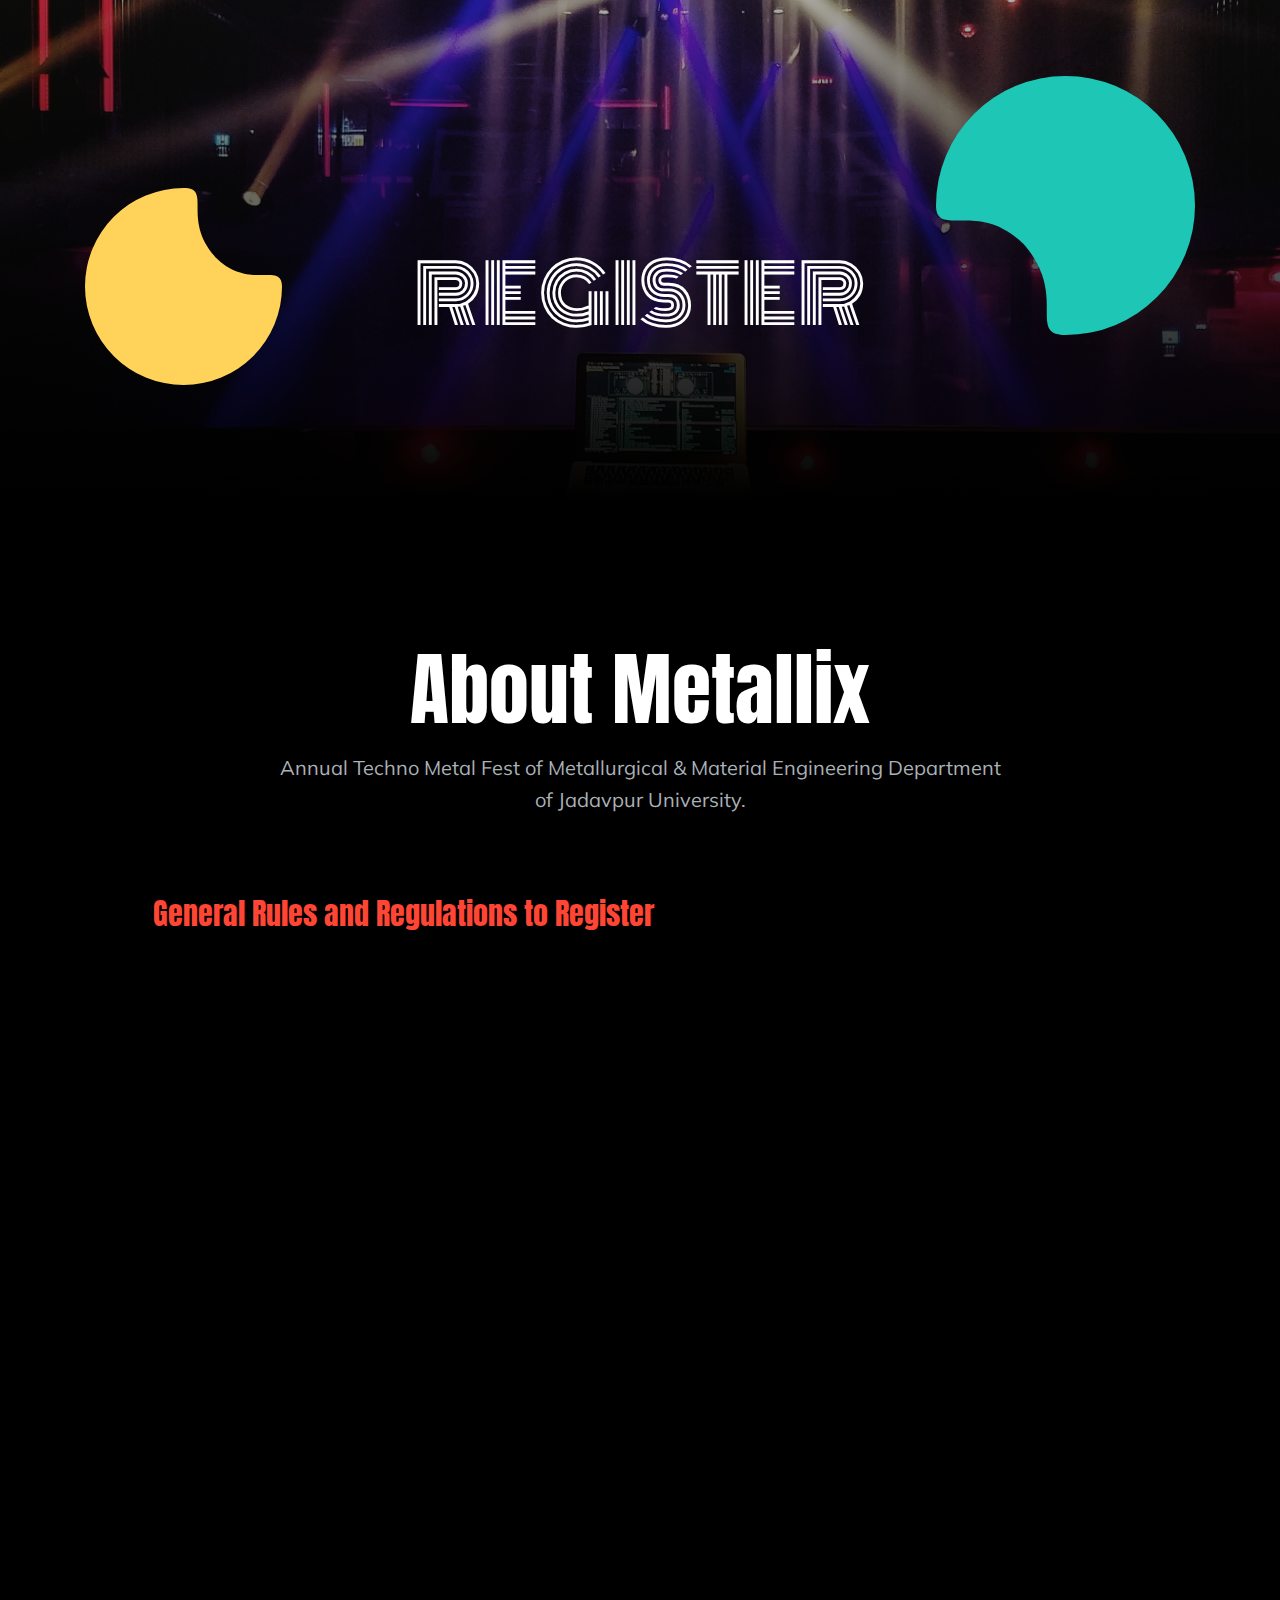
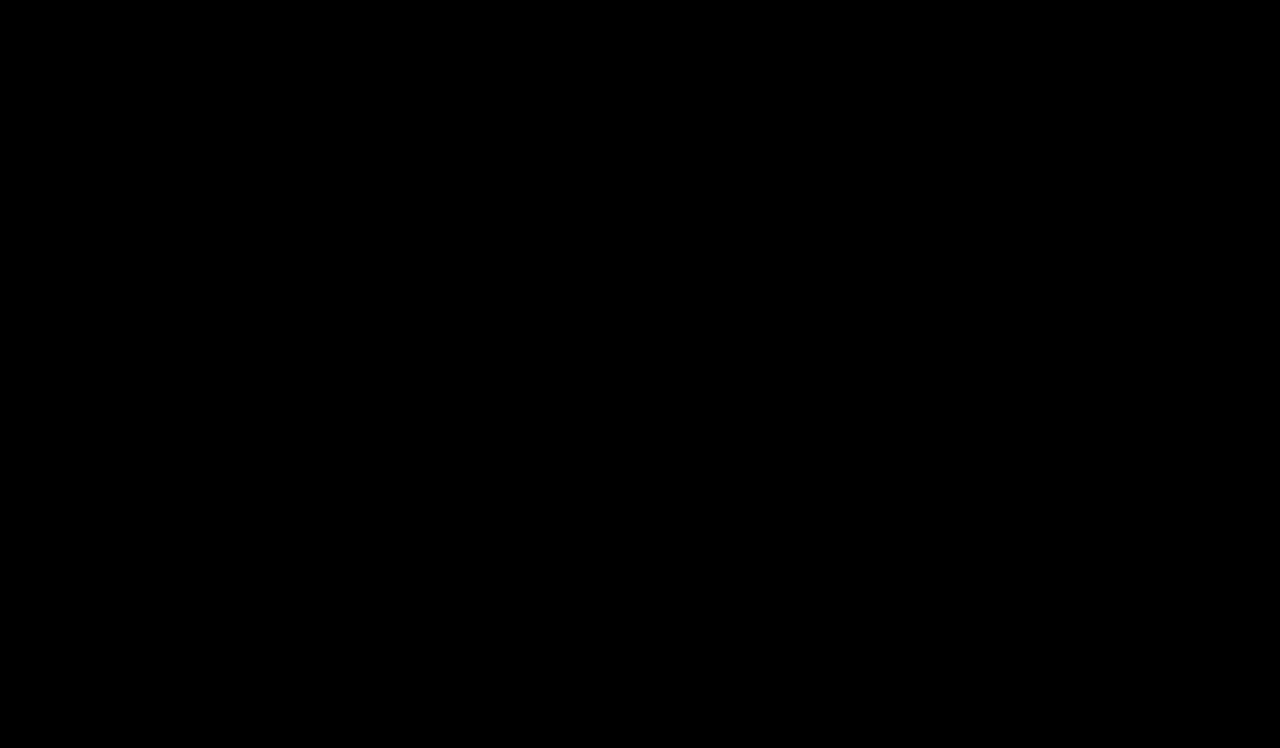
<file: register.html>
<!doctype html>
<html class="no-js" lang="zxx">

<head>
    <meta charset="utf-8">
    <meta http-equiv="x-ua-compatible" content="ie=edge">
    <title>Metallix '20 | Register</title>
    <meta name="description" content="">
    <meta name="viewport" content="width=device-width, initial-scale=1">

    <!-- <link rel="manifest" href="site.webmanifest"> -->
    <link rel="shortcut icon" type="image/x-icon" href="logo3.png">
    <!-- Place favicon.ico in the root directory -->

    <!-- CSS here -->
    <link rel="stylesheet" href="css1/bootstrap.min.css">
    <link rel="stylesheet" href="css1/owl.carousel.min.css">
    <link rel="stylesheet" href="css1/magnific-popup.css">
    <link rel="stylesheet" href="css1/font-awesome.min.css">
    <link rel="stylesheet" href="css1/themify-icons.css">
    <link rel="stylesheet" href="css1/gijgo.css">
    <link rel="stylesheet" href="css1/nice-select.css">
    <link rel="stylesheet" href="css1/animate.css">
    <link rel="stylesheet" href="css1/flaticon.css">
    <link rel="stylesheet" href="css1/slicknav.css">

    <link rel="stylesheet" href="css1/style.css">
    <!-- <link rel="stylesheet" href="css/responsive.css"> -->
</head>

<body>
    <!--[if lte IE 9]>
            <p class="browserupgrade">You are using an <strong>outdated</strong> browser. Please <a href="https://browsehappy.com/">upgrade your browser</a> to improve your experience and security.</p>
        <![endif]-->

    <!-- header-start -->
 
    <!-- header-end -->

     <!-- bradcam_area -->
     <div class="bradcam_area">
        <div class="single_bradcam  d-flex align-items-center bradcam_bg_1 overlay">
              <div class="container">
                    <div class="row align-items-center justify-content-center">
                       <div class="col-xl-12">
                          <div class="bradcam_text text-center">
                            <div class="shape_1 wow fadeInUp" data-wow-duration="1s" data-wow-delay=".2s">
                                <img src="img/shape/shape_1.svg" alt="">
                            </div>
                            <div class="shape_2 wow fadeInDown" data-wow-duration="1s" data-wow-delay=".3s">
                                <img src="img/shape/shape_2.svg" alt="">
                            </div>
                                <h3 class="wow fadeInRight" data-wow-duration="1s" data-wow-delay=".3s">REGISTER</h3>
                          </div>
                       </div>
                    </div>
              </div>
           </div>
     </div>
    <!-- bradcam_area end -->

    <!-- about_area_start  -->
    <div class="about_area black_bg extra_padd">
        <div class="container">
            <div class="row justify-content-center">
                <div class="col-lg-8">
                    <div class="section_title text-center mb-80">
                        <h3 class="wow fadeInRight" data-wow-duration="1s" data-wow-delay=".3s" >About Metallix</h3>
                        <p class="wow fadeInRight" data-wow-duration="1s" data-wow-delay=".4s" >Annual Techno Metal Fest of Metallurgical & Material Engineering Department of Jadavpur University.</p>
                    </div>
                </div>
            </div>
            <div class="row align-items-center">
             
                <div class="col-lg-12 col-md-6">
                    <div class="about_info pl-68">
                        <h4 class=" wow fadeInLeft" data-wow-duration="1s" data-wow-delay=".5s">General Rules and Regulations to Register</h4>
                        <p  class=" wow fadeInLeft" data-wow-duration="1s" data-wow-delay=".6s">1. You will be informed via mail if your abstract in Scribe or Scroll gets selected.<br>
*<u>Accommodation Required</u><br>
- Total Registration Fees is Rs. 500 per head which includes lodging and lunch on 18th and 19th March, 2020. (only if your abstract gets selected in case of Scroll or Scribe)<br>
- Payment can be done online through UPI.<br>
- This includes passes of all the events. However, one can choose the events he/she wants to participate in.<br>
 - For registering in the events with accommodation, Click the button below. <br>
*<u>Accommodation Not Required</u><br>
- Registration fees per event per team is Rs. 60 and in case of Suits, it is Rs. 60 per participant.<br>
- Payment can be done online or offline at the venue.<br>
- Participants need to register for each event he/she wants to participate in</p>
                        <a href="info.html#events" class="boxed-btn3  wow fadeInLeft" onclick="alert('Please Go to the EVENTS section in the previous page and Register for each event you want to participate in')" style="display: block; width: 60%; margin-top: 15px;" data-wow-duration="1s" data-wow-delay=".7s">Without Accommodation</a>
                                                <a href="all.html" class="boxed-btn3  wow fadeInLeft" style="display: block; width: 60%; margin-top: 15px;" data-wow-duration="1s" data-wow-delay=".7s">With Accommodation</a>


                    </div>
                </div>
            </div>
        </div>
    </div>
    <!-- about_area_end  -->



    
    
    <!-- footer_start  -->
    <footer class="footer">
        <div class="footer_top">
            <div class="container">
                <div class="row justify-content-center">
                    <div class="col-lg-6 col-md-8">
                        <div class="footer_widget">
                            <div class="address_details text-center">
                                <h4 class="wow fadeInUp" data-wow-duration="1s" data-wow-delay=".3s">18th & 19th March, 2020</h4>
                                <h3 class="wow fadeInUp" data-wow-duration="1s" data-wow-delay=".4s">Jadavpur University</h3>
                                <p class="wow fadeInUp" data-wow-duration="1s" data-wow-delay=".5s">Annual Techno Metal Fest of Metallurgical & Material Engineering Department of Jadavpur University.</p>
                                <a href="#" class="boxed-btn3 wow fadeInUp" data-wow-duration="1s" data-wow-delay=".6s">Register</a>
                            </div>
                        </div>
                    </div>
                </div>
            </div>
        </div>
        <div class="copy-right_text">
            <div class="container">
                <div class="row">
                    <div class="col-xl-12">
                        <p class="copy_right text-center wow fadeInDown" data-wow-duration="1s" data-wow-delay=".5s">
                            <!-- Link back to Colorlib can't be removed. Template is licensed under CC BY 3.0. -->
Copyright &copy;<script>document.write(new Date().getFullYear());</script> All rights reserved<br><strong>Metallix '20</strong></a>

                    </div>
                </div>
            </div>
        </div>
    </footer>
    <!-- footer_end  -->

    <!-- JS here -->
    <script src="js1/vendor/modernizr-3.5.0.min.js"></script>
    <script src="js1/vendor/jquery-1.12.4.min.js"></script>
    <script src="js1/popper.min.js"></script>
    <script src="js1/bootstrap.min.js"></script>
    <script src="js1/owl.carousel.min.js"></script>
    <script src="js1/isotope.pkgd.min.js"></script>
    <script src="js1/ajax-form.js"></script>
    <script src="js1/waypoints.min.js"></script>
    <script src="js1/jquery.counterup.min.js"></script>
    <script src="js1/imagesloaded.pkgd.min.js"></script>
    <script src="js1/scrollIt.js"></script>
    <script src="js1/jquery.scrollUp.min.js"></script>
    <script src="js1/wow.min.js"></script>
    <script src="js1/gijgo.min.js"></script>
    <script src="js1/nice-select.min.js"></script>
    <script src="js1/jquery.slicknav.min.js"></script>
    <script src="js1/jquery.magnific-popup.min.js"></script>
    <script src="js1/tilt.jquery.js"></script>
    <script src="js1/plugins.js"></script>



    <!--contact js-->
    <script src="js1/contact.js"></script>
    <script src="js1/jquery.ajaxchimp.min.js"></script>
    <script src="js1/jquery.form.js"></script>
    <script src="js1/jquery.validate.min.js"></script>
    <script src="js1/mail-script.js"></script>


    <script src="js1/main.js"></script>
</body>

</html>
</file>
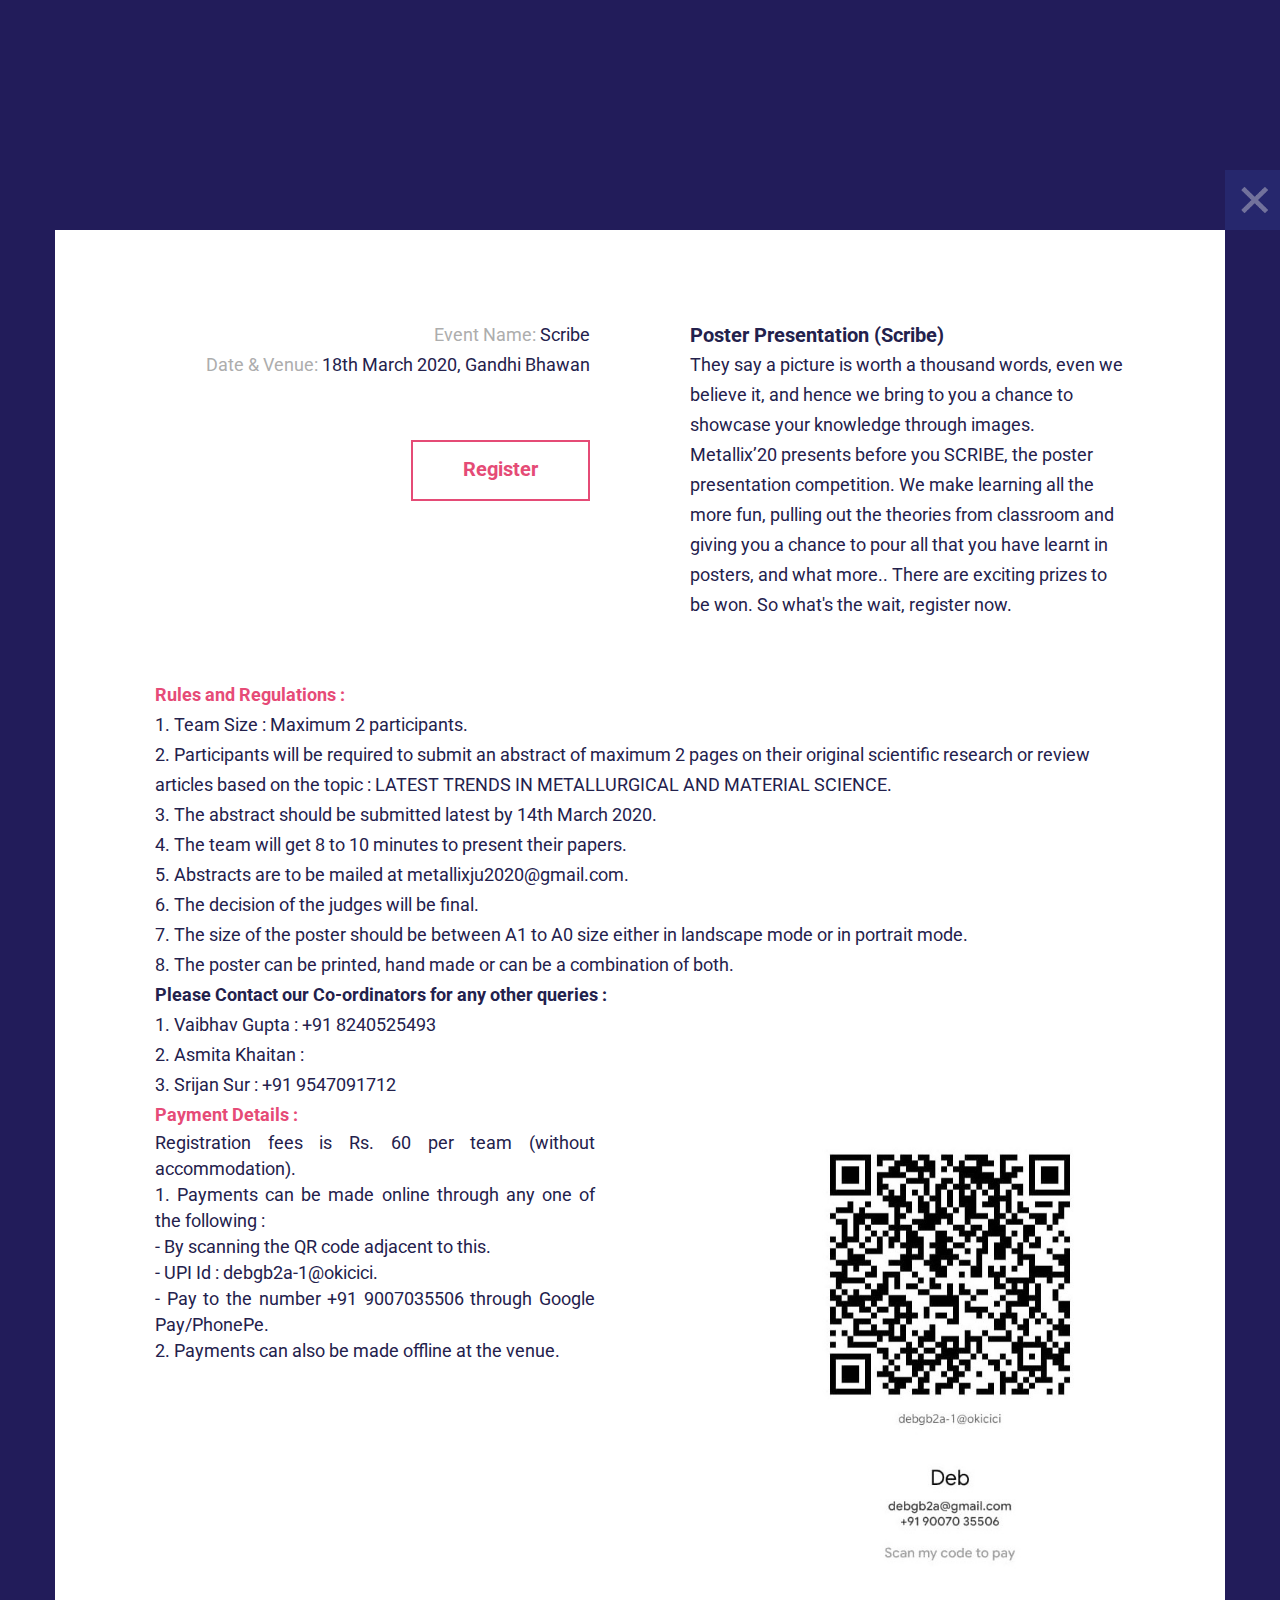
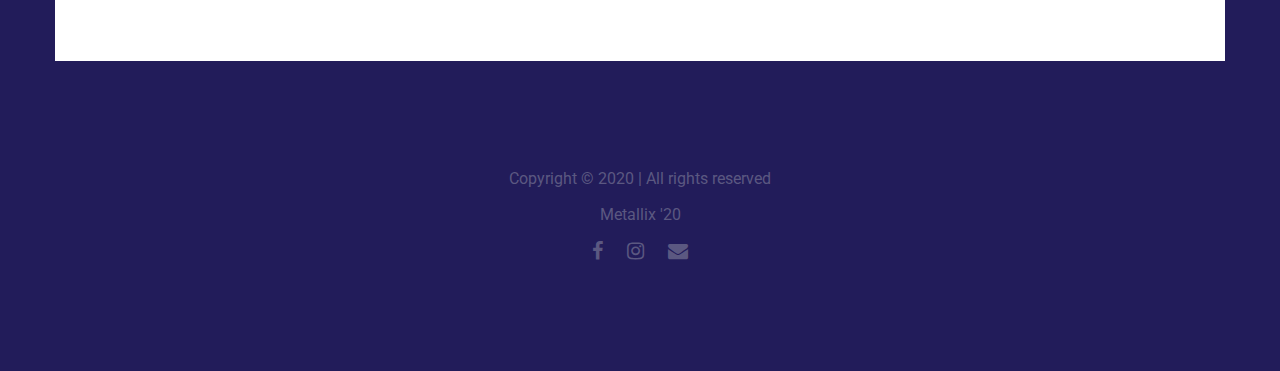
<file: scribe.html>
<!DOCTYPE HTML>
<html lang="en-US">
    <head>
        <title>Metallix '20 | Poster Presentation (Scribe)</title>
        <meta http-equiv="Content-Type" content="text/html; charset=UTF-8">
        <meta name="description" content="The annual technical fest of the Metallurgical & Material Engineering Department of Jadavpur University" />
        <meta name="keywords" content="Metallix 2020, Metallurgy fests, Jadavpur University, Fest of Metallurgy, Kolkata fests " />
        <meta name="author" content="Ayush Mishra" />
        <meta name="viewport" content="width=device-width, initial-scale=1, maximum-scale=1">

       <link rel="icon" type="image/png" href="logo3.png">
	<link rel="apple-touch-icon" type="image/png" href="logo3.png" sizes="32x32" />

        <link href='https://fonts.googleapis.com/css?family=Roboto:300,400,400i,700,700i,900|Montserrat:400,700|PT+Serif' rel='stylesheet' type='text/css'>
        <link rel="stylesheet" type="text/css"  href='css/clear.css' />
        <link rel="stylesheet" type="text/css"  href='css/common.css' />
        <link rel="stylesheet" type="text/css"  href='css/font-awesome.min.css' />
        <link rel="stylesheet" type="text/css"  href='css/carouFredSel.css' />
        <link rel="stylesheet" type="text/css"  href='css/prettyPhoto.css' />
        <link rel="stylesheet" type="text/css"  href='css/sm-clean.css' />
        <link rel="stylesheet" type="text/css"  href='style.css' />

        <!--[if lt IE 9]>
                <script src="js/html5.js"></script>
        <![endif]-->

    </head>
    <body class="single-portfolio">

        <!-- Preloader Gif -->
        <table class="doc-loader">
            <tr>
                <td>
                    <img src="loader.gif" alt="Loading..." />
                </td>
            </tr>
        </table>

        <!-- Menu -->
       



        <article id="portfolio-1" class="section portfolio">
            <div class="center-relative content-1170">
                <div class="entry-content">
                    <div class="content-wrap relative">
                        <a class="absolute x-close" href="info.html#events">
                            <img src="demo-images/icon_04.png" alt="Close">
                        </a>

                        <div class="one margin-0">
                          <!--  <img src="" alt="poster"> -->
                        </div>
                        <div class="clear"></div>
                        
                        <div class="clear"></div>
                        <br>
                        <br>
                        <br>

                        <div class="one_half text-right">
                            <p>
                                <span style="color: #adadad;">Event Name:</span> Scribe<br>
                                <span style="color: #adadad;">Date & Venue:</span> 18th March 2020, Gandhi Bhawan<br>
                                
                            </p>
                           <br>
                           <br>
                            <div class="one_half last ">
                                 <a href="https://docs.google.com/forms/d/1DET_5FxRU1CXAtKA8QbfbZ1j9fTn23QgMnVFsVk84y0/edit?usp=sharing" target="_self" class="button ">Register</a>
                            </div>
                        </div>
                        <div class="one_half last ">
                            <h1>Poster Presentation (Scribe)</h1>
                            <p>They say a picture is worth a thousand words, even we believe it, and hence we bring to you a chance to showcase your knowledge through images. Metallix’20 presents before you SCRIBE, the poster presentation competition. We make learning all the more fun, pulling out the theories from classroom and giving you a chance to pour all that you have learnt in posters, and what more.. There are exciting prizes to be won. So what's the wait, register now.</p>
                            <br>
                            
                        </div>
			     
                        <div class="one">
                            <p><strong><span style="color: #e64b77 ;">Rules and Regulations : </span></strong></p>
                            <p>1. Team Size : Maximum 2 participants. <br>
2. Participants will be required to submit an abstract of maximum 2 pages on their original scientific research or review articles based on the topic : LATEST TRENDS IN METALLURGICAL AND MATERIAL SCIENCE.                       <br>
3. The abstract should be submitted latest by 14th March 2020.<br>
4. The team will get 8 to 10 minutes to present their papers.<br>
5. Abstracts are to be mailed at metallixju2020@gmail.com.<br>
6. The decision of the judges will be final.<br>
7. The size of the poster should be between A1 to A0 size either in landscape mode or in portrait mode. <br>
8. The poster can be printed, hand made or can be a combination of both.<br>

<strong>Please Contact our Co-ordinators for any other queries : </strong><br>
1. Vaibhav Gupta : +91 8240525493<br>
2. Asmita Khaitan : <br>
3. Srijan Sur : +91 9547091712<br>
<p><strong><span style="color: #e64b77 ;">Payment Details : </span></strong></p>
                        
                                        <div class="member-content-holder">
                                            
                                            
                                            <div class="member-content">
						    Registration fees is Rs. 60 per team (without accommodation).<br>
                                               1. Payments can be made online through any one of the following : <br>
                                              - By scanning the QR code adjacent to this.<br>
                                              - UPI Id : debgb2a-1@okicici. <br>
                                              - Pay to the number +91 9007035506 through Google Pay/PhonePe. <br>
						    2. Payments can also be made offline at the venue.

                                            </div>
                                        </div>
                                        <div class="member-image-holder">
                                            <img src="p.jpg" alt="">
                                        </div>
                                        <div class="clear"></div>
                                

                        <div class="clear"></div>
                    </div>
                </div>
                <div class="clear"></div>
            </div>



            <!-- Footer -->
            <footer>
                <div class="footer content-1170 center-relative">
                    <ul>
                        <li class="copyright-footer">
                       Copyright © 2020 | All rights reserved<br>Metallix '20
                         <li class="social-footer">
                        
                        <a href="https://www.facebook.com/metallixju/"><span class="fa fa-facebook"></span></a>
				 		 <a href="https://www.instagram.com/p/Bt5Jbkgg9S0/?utm_source=ig_share_sheet&igshid=pbflx58rzwrk"><span class="fa fa-instagram"></span></a>
                        <a href="mailto:metallixju2020@gmail.com"><span class="fa fa-envelope"></span></a>
                      
                    </li>
                    </ul>
                </div>
            </footer>
        </article>




        <!--Load JavaScript-->
        <script type="text/javascript" src="js/jquery.js"></script>
        <script type='text/javascript' src='js/jquery.sticky-kit.min.js'></script>
        <script type='text/javascript' src='js/jquery.smartmenus.min.js'></script>
        <script type='text/javascript' src='js/jquery.sticky.js'></script>
        <script type='text/javascript' src='js/jquery.dryMenu.js'></script>
        <script type='text/javascript' src='js/isotope.pkgd.js'></script>
        <script type='text/javascript' src='js/jquery.carouFredSel-6.2.0-packed.js'></script>
        <script type='text/javascript' src='js/jquery.mousewheel.min.js'></script>
        <script type='text/javascript' src='js/jquery.touchSwipe.min.js'></script>
        <script type='text/javascript' src='js/jquery.easing.1.3.js'></script>
        <script type='text/javascript' src='js/imagesloaded.pkgd.js'></script>
        <script type='text/javascript' src='js/jquery.prettyPhoto.js'></script>
        <script type='text/javascript' src='js/main.js'></script>
    </body>
</html>
</file>
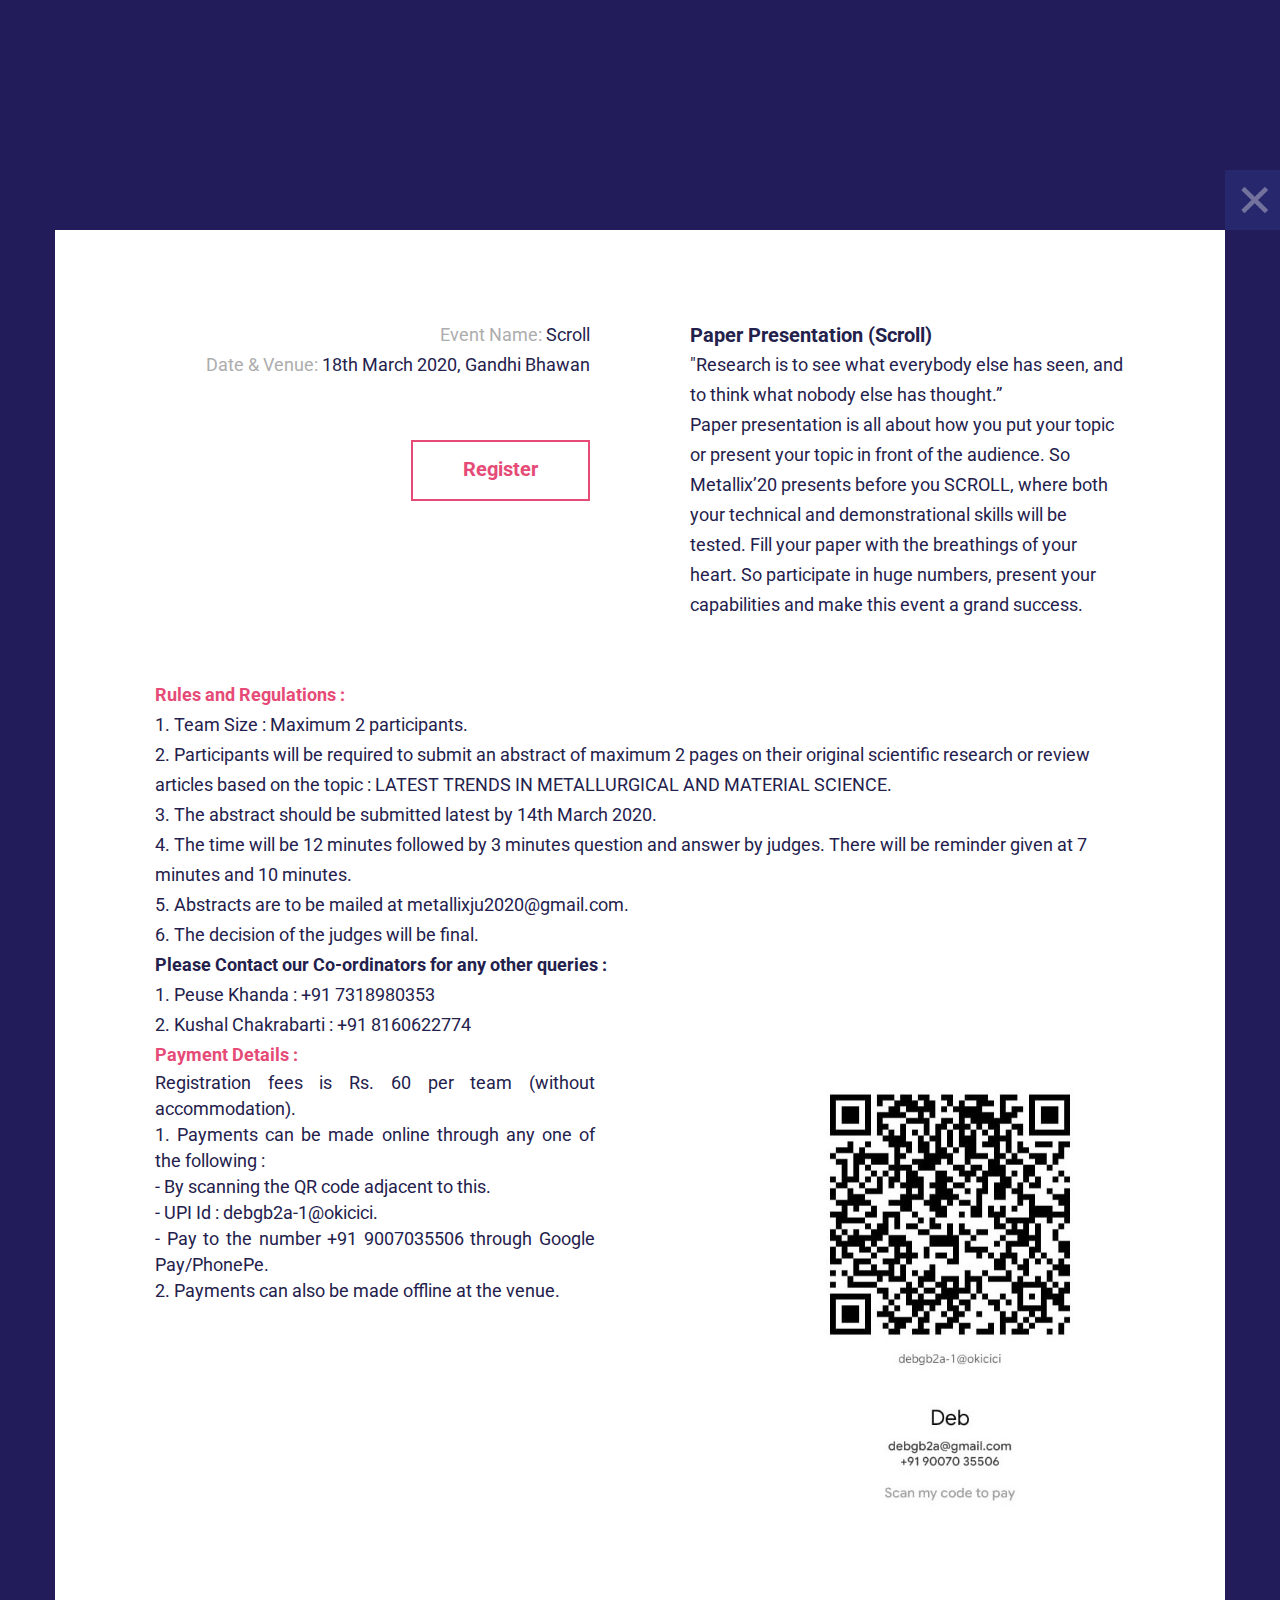
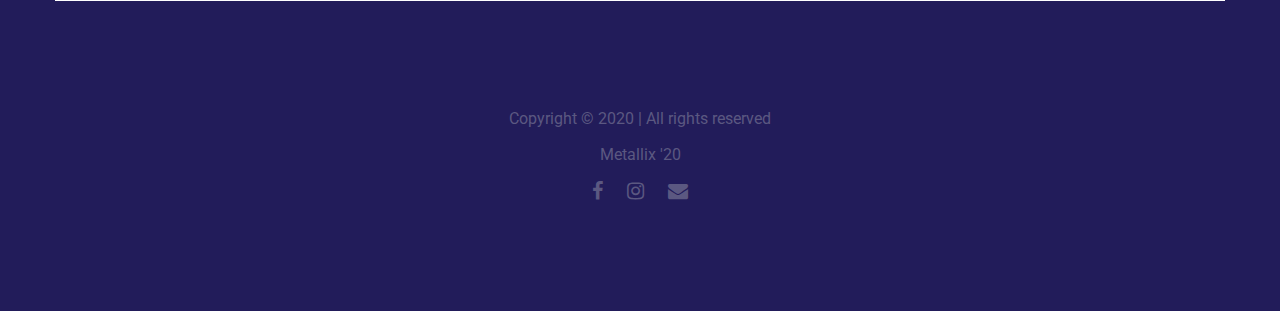
<file: scroll.html>
<!DOCTYPE HTML>
<html lang="en-US">
    <head>
        <title>Metallix '20 | Paper Presentation (Scroll)</title>
        <meta http-equiv="Content-Type" content="text/html; charset=UTF-8">
        <meta name="description" content="The annual technical fest of the Metallurgical & Material Engineering Department of Jadavpur University" />
        <meta name="keywords" content="Metallix 2020, Metallurgy fests, Jadavpur University, Fest of Metallurgy, Kolkata fests " />
        <meta name="author" content="Ayush Mishra" />
        <meta name="viewport" content="width=device-width, initial-scale=1, maximum-scale=1">

       <link rel="icon" type="image/png" href="logo3.png">
	<link rel="apple-touch-icon" type="image/png" href="logo3.png" sizes="32x32" />

        <link href='https://fonts.googleapis.com/css?family=Roboto:300,400,400i,700,700i,900|Montserrat:400,700|PT+Serif' rel='stylesheet' type='text/css'>
        <link rel="stylesheet" type="text/css"  href='css/clear.css' />
        <link rel="stylesheet" type="text/css"  href='css/common.css' />
        <link rel="stylesheet" type="text/css"  href='css/font-awesome.min.css' />
        <link rel="stylesheet" type="text/css"  href='css/carouFredSel.css' />
        <link rel="stylesheet" type="text/css"  href='css/prettyPhoto.css' />
        <link rel="stylesheet" type="text/css"  href='css/sm-clean.css' />
        <link rel="stylesheet" type="text/css"  href='style.css' />

        <!--[if lt IE 9]>
                <script src="js/html5.js"></script>
        <![endif]-->

    </head>
    <body class="single-portfolio">

        <!-- Preloader Gif -->
        <table class="doc-loader">
            <tr>
                <td>
                    <img src="loader.gif" alt="Loading..." />
                </td>
            </tr>
        </table>

        <!-- Menu -->
       



        <article id="portfolio-1" class="section portfolio">
            <div class="center-relative content-1170">
                <div class="entry-content">
                    <div class="content-wrap relative">
                        <a class="absolute x-close" href="info.html#events">
                            <img src="demo-images/icon_04.png" alt="Close">
                        </a>

                        <div class="one margin-0">
                          <!--  <img src="" alt="paper"> -->
                        </div>
                        <div class="clear"></div>
                        
                        <div class="clear"></div>
                        <br>
                        <br>
                        <br>

                        <div class="one_half text-right">
                            <p>
                                <span style="color: #adadad;">Event Name:</span> Scroll<br>
                                <span style="color: #adadad;">Date & Venue:</span> 18th March 2020, Gandhi Bhawan<br>
                                
                            </p>
                           <br>
                           <br>
                            <div class="one_half last ">
                                 <a href="https://docs.google.com/forms/d/1LzHZQdBwW8bwbKdXXMGi3nPXyfiaqYBa3CscgyYL_g4/edit?usp=sharing" target="_self" class="button ">Register</a>
                            </div>
                        </div>
                        <div class="one_half last ">
                            <h1>Paper Presentation (Scroll)</h1>
                            <p>"Research is to see what everybody else has seen, and to think what nobody else has thought.”<br>

             

Paper presentation is all about how you put your topic or present your topic in front of the audience. So Metallix’20 presents before you SCROLL, where both your technical and demonstrational skills will be tested. Fill your paper with the breathings of your heart. So participate in huge numbers, present your capabilities and make this event a grand success.</p>
                            <br>
                            
                        </div>
			    
                        <div class="one">
                            <p><strong><span style="color: #e64b77 ;">Rules and Regulations : </span></strong></p>
                            <p>
1. Team Size : Maximum 2 participants. <br>
2. Participants will be required to submit an abstract of maximum 2 pages on their original scientific research or review articles based on the topic : LATEST TRENDS IN METALLURGICAL AND MATERIAL SCIENCE.                       <br>
3. The abstract should be submitted latest by 14th March 2020.<br>
4. The time will be 12 minutes followed by 3 minutes question and answer by judges. There will be reminder given at 7 minutes and 10 minutes.<br>
5. Abstracts are to be mailed at metallixju2020@gmail.com.<br>
6. The decision of the judges will be final.<br>


<strong>Please Contact our Co-ordinators for any other queries : </strong><br>
1. Peuse Khanda : +91 7318980353<br>
2. Kushal Chakrabarti : +91 8160622774<br>
<p><strong><span style="color: #e64b77 ;">Payment Details : </span></strong></p>
                        
                                        <div class="member-content-holder">
                                            
                                            
                                            <div class="member-content">
						    Registration fees is Rs. 60 per team (without accommodation).<br>
                                                 1. Payments can be made online through any one of the following : <br>
                                              - By scanning the QR code adjacent to this.<br>
                                              - UPI Id : debgb2a-1@okicici. <br>
                                              - Pay to the number +91 9007035506 through Google Pay/PhonePe. <br>
						    2. Payments can also be made offline at the venue.

                                                
                                            </div>
                                        </div>
                                        <div class="member-image-holder">
                                            <img src="p.jpg" alt="">
                                        </div>
                                        <div class="clear"></div>
                                
                        <div class="clear"></div>
                    </div>
                </div>
                <div class="clear"></div>
            </div>



            <!-- Footer -->
            <footer>
                <div class="footer content-1170 center-relative">
                    <ul>
                        <li class="copyright-footer">
                       Copyright © 2020 | All rights reserved<br>Metallix '20
                         <li class="social-footer">
                        
                        <a href="https://www.facebook.com/metallixju/"><span class="fa fa-facebook"></span></a>
				 		 <a href="https://www.instagram.com/p/Bt5Jbkgg9S0/?utm_source=ig_share_sheet&igshid=pbflx58rzwrk"><span class="fa fa-instagram"></span></a>
                        <a href="mailto:metallixju2020@gmail.com"><span class="fa fa-envelope"></span></a>
                       
                    </li>
                    </ul>
                </div>
            </footer>
        </article>




        <!--Load JavaScript-->
        <script type="text/javascript" src="js/jquery.js"></script>
        <script type='text/javascript' src='js/jquery.sticky-kit.min.js'></script>
        <script type='text/javascript' src='js/jquery.smartmenus.min.js'></script>
        <script type='text/javascript' src='js/jquery.sticky.js'></script>
        <script type='text/javascript' src='js/jquery.dryMenu.js'></script>
        <script type='text/javascript' src='js/isotope.pkgd.js'></script>
        <script type='text/javascript' src='js/jquery.carouFredSel-6.2.0-packed.js'></script>
        <script type='text/javascript' src='js/jquery.mousewheel.min.js'></script>
        <script type='text/javascript' src='js/jquery.touchSwipe.min.js'></script>
        <script type='text/javascript' src='js/jquery.easing.1.3.js'></script>
        <script type='text/javascript' src='js/imagesloaded.pkgd.js'></script>
        <script type='text/javascript' src='js/jquery.prettyPhoto.js'></script>
        <script type='text/javascript' src='js/main.js'></script>
    </body>
</html>
</file>
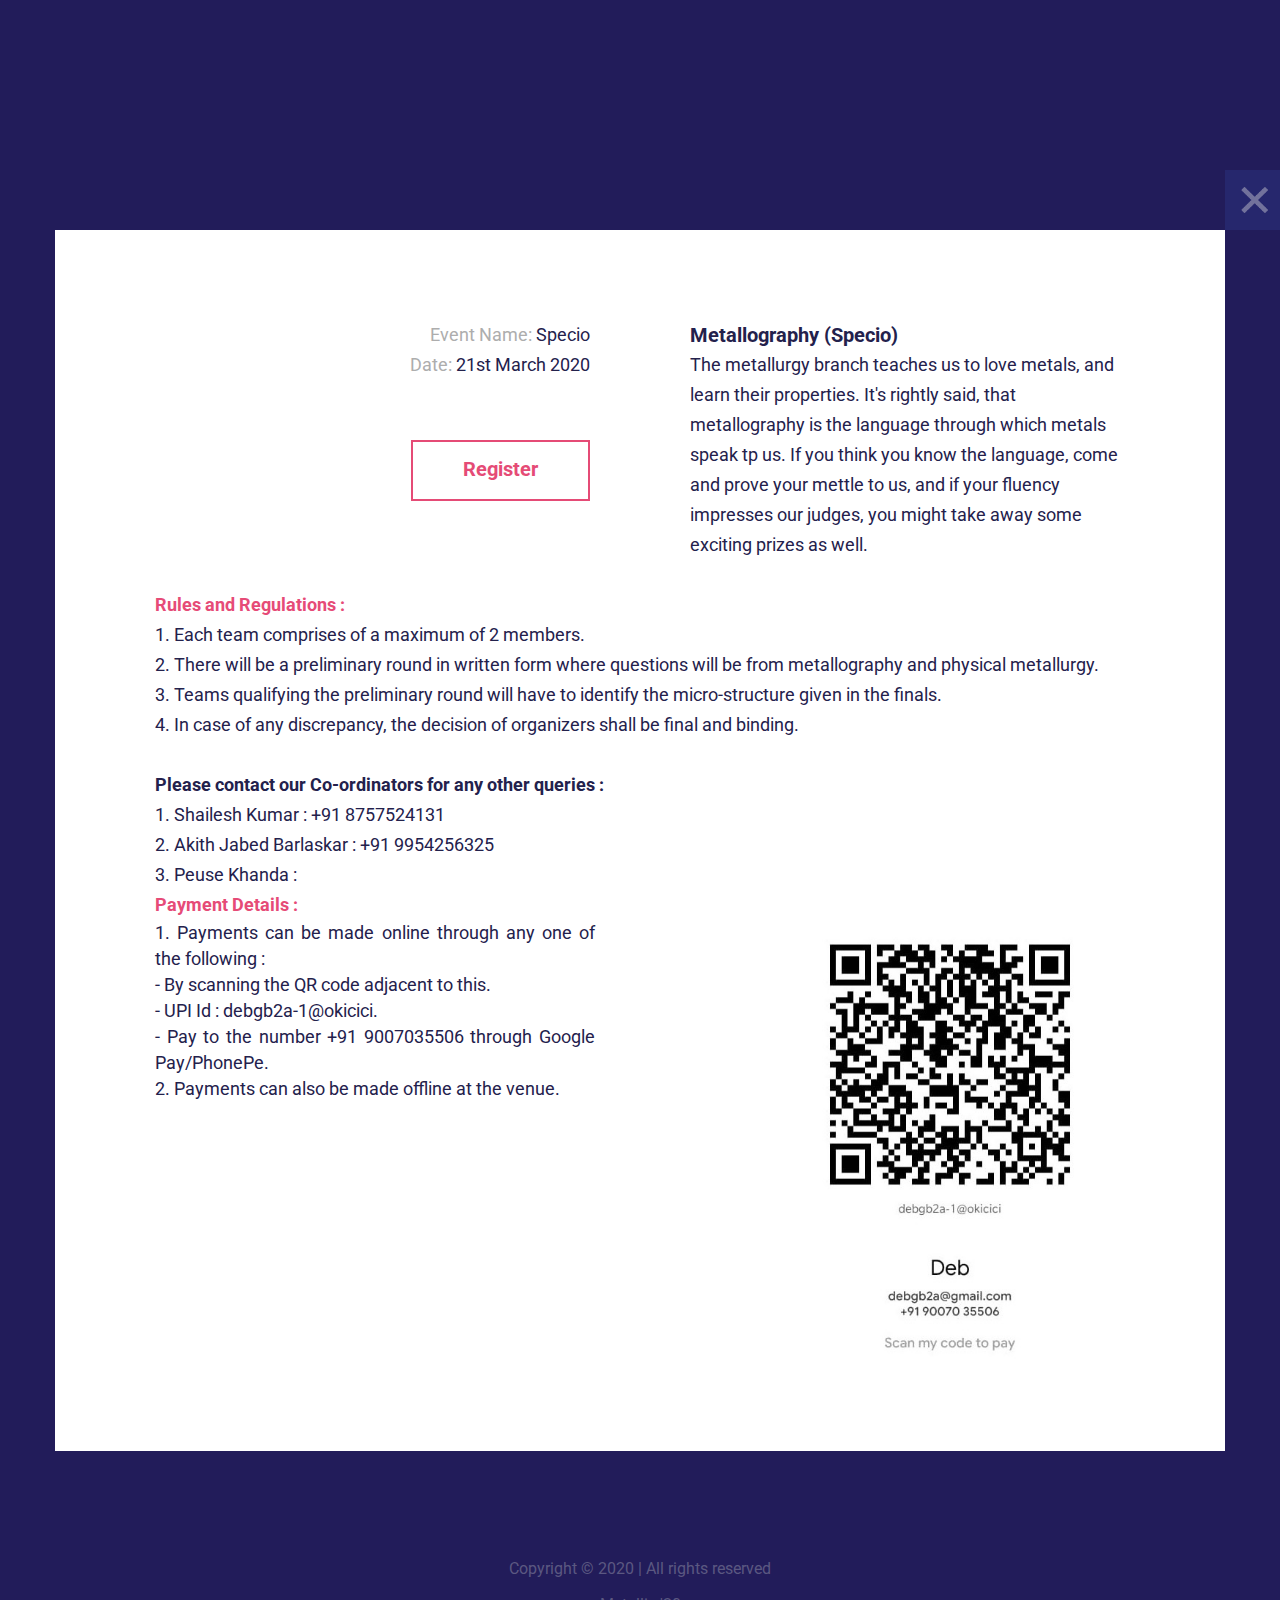
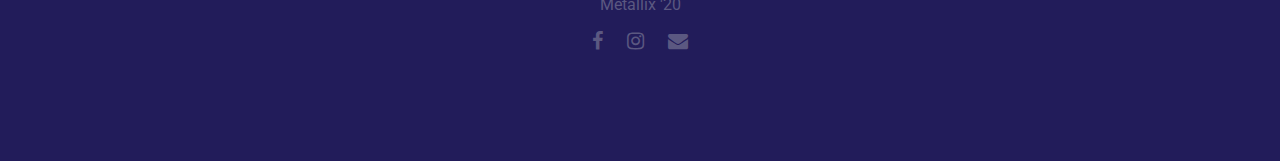
<file: specio.html>
<!DOCTYPE HTML>
<html lang="en-US">
    <head>
        <title>Metallix '20 | Metallography (Specio)</title>
        <meta http-equiv="Content-Type" content="text/html; charset=UTF-8">
        <meta name="description" content="The annual technical fest of the Metallurgical & Material Engineering Department of Jadavpur University" />
        <meta name="keywords" content="Metallix 2020, Metallurgy fests, Jadavpur University, Fest of Metallurgy, Kolkata fests " />
        <meta name="author" content="Ayush Mishra" />
        <meta name="viewport" content="width=device-width, initial-scale=1, maximum-scale=1">

       <link rel="icon" type="image/png" href="logo3.png">
	<link rel="apple-touch-icon" type="image/png" href="logo3.png" sizes="32x32" />

        <link href='https://fonts.googleapis.com/css?family=Roboto:300,400,400i,700,700i,900|Montserrat:400,700|PT+Serif' rel='stylesheet' type='text/css'>
        <link rel="stylesheet" type="text/css"  href='css/clear.css' />
        <link rel="stylesheet" type="text/css"  href='css/common.css' />
        <link rel="stylesheet" type="text/css"  href='css/font-awesome.min.css' />
        <link rel="stylesheet" type="text/css"  href='css/carouFredSel.css' />
        <link rel="stylesheet" type="text/css"  href='css/prettyPhoto.css' />
        <link rel="stylesheet" type="text/css"  href='css/sm-clean.css' />
        <link rel="stylesheet" type="text/css"  href='style.css' />

        <!--[if lt IE 9]>
                <script src="js/html5.js"></script>
        <![endif]-->

    </head>
    <body class="single-portfolio">

        <!-- Preloader Gif -->
        <table class="doc-loader">
            <tr>
                <td>
                    <img src="loader.gif" alt="Loading..." />
                </td>
            </tr>
        </table>

        <!-- Menu -->
       



        <article id="portfolio-1" class="section portfolio">
            <div class="center-relative content-1170">
                <div class="entry-content">
                    <div class="content-wrap relative">
                        <a class="absolute x-close" href="info.html">
                            <img src="demo-images/icon_04.png" alt="Close">
                        </a>

                        <div class="one margin-0">
                         <!--   <img src="specio.png" alt="metal">-->
                        </div>
                        <div class="clear"></div>
                        
                        <div class="clear"></div>
                        <br>
                        <br>
                        <br>

                        <div class="one_half text-right">
                            <p>
                                <span style="color: #adadad;">Event Name:</span> Specio<br>
                                <span style="color: #adadad;">Date:</span> 21st March 2020<br>
                                
                            </p>
                           <br>
                           <br>
                             <div class="one_half last ">
                                 <a href="https://docs.google.com/forms/d/10Ye7EtCFAuQgQpwMhgfmPPOXD7A6-KCxqdKcBHdNZAs/edit?usp=sharing" target="_self" class="button ">Register</a>
                            </div>
                        </div>
                        <div class="one_half last ">
                            <h1>Metallography (Specio)</h1>
                            <p>The metallurgy branch teaches us to love metals, and learn their properties. It's rightly said, that metallography is the language through which metals speak tp us. If you think you know the language, come and prove your mettle to us, and if your fluency impresses our judges, you might take away some exciting prizes as well.</p></div>
               
			    <div class="one">
                            <p><strong><span style="color: #e64b77 ;">Rules and Regulations : </span></strong></p>
                            <p>
1. Each team comprises of a maximum of 2 members.<br>
2. There will be a preliminary round in written form where questions will be from metallography and physical metallurgy.<br>
3. Teams qualifying the preliminary round will have to identify the micro-structure given in the finals.<br>
4. In case of any discrepancy, the decision of organizers shall be final and binding.<br><br>

<strong>Please contact our Co-ordinators for any other queries :</strong><br>

1. Shailesh Kumar : +91 8757524131<br>
2. Akith Jabed Barlaskar : +91 9954256325<br>
3. Peuse Khanda : <br>			

<p><strong><span style="color: #e64b77 ;">Payment Details : </span></strong></p>
                        
                                        <div class="member-content-holder">
                                            
                                            
                                            <div class="member-content">
                                                 1. Payments can be made online through any one of the following : <br>
                                              - By scanning the QR code adjacent to this.<br>
                                              - UPI Id : debgb2a-1@okicici. <br>
                                              - Pay to the number +91 9007035506 through Google Pay/PhonePe. <br>
						    2. Payments can also be made offline at the venue.


                                                
                                            </div>
                                        </div>
                                        <div class="member-image-holder">
                                            <img src="p.jpg" alt="">
                                        </div>
                                        <div class="clear"></div>
                                
				    
                        <div class="clear"></div>
                    </div>
                </div>
                <div class="clear"></div>
            </div>



            <!-- Footer -->
            <footer>
                <div class="footer content-1170 center-relative">
                    <ul>
                        <li class="copyright-footer">
                      Copyright © 2020 | All rights reserved<br>Metallix '20
                    </li>
                         <li class="social-footer">
                        
                        <a href="https://www.facebook.com/metallix2k19/"><span class="fa fa-facebook"></span></a>
				 		 <a href="https://www.instagram.com/p/Bt5Jbkgg9S0/?utm_source=ig_share_sheet&igshid=pbflx58rzwrk"><span class="fa fa-instagram"></span></a>
                        <a href="mailto:metallixju2020@gmail.com"><span class="fa fa-envelope"></span></a>
                        
                    </li>
                    </ul>
                </div>
            </footer>
        </article>




        <!--Load JavaScript-->
        <script type="text/javascript" src="js/jquery.js"></script>
        <script type='text/javascript' src='js/jquery.sticky-kit.min.js'></script>
        <script type='text/javascript' src='js/jquery.smartmenus.min.js'></script>
        <script type='text/javascript' src='js/jquery.sticky.js'></script>
        <script type='text/javascript' src='js/jquery.dryMenu.js'></script>
        <script type='text/javascript' src='js/isotope.pkgd.js'></script>
        <script type='text/javascript' src='js/jquery.carouFredSel-6.2.0-packed.js'></script>
        <script type='text/javascript' src='js/jquery.mousewheel.min.js'></script>
        <script type='text/javascript' src='js/jquery.touchSwipe.min.js'></script>
        <script type='text/javascript' src='js/jquery.easing.1.3.js'></script>
        <script type='text/javascript' src='js/imagesloaded.pkgd.js'></script>
        <script type='text/javascript' src='js/jquery.prettyPhoto.js'></script>
        <script type='text/javascript' src='js/main.js'></script>
    </body>
</html>
</file>
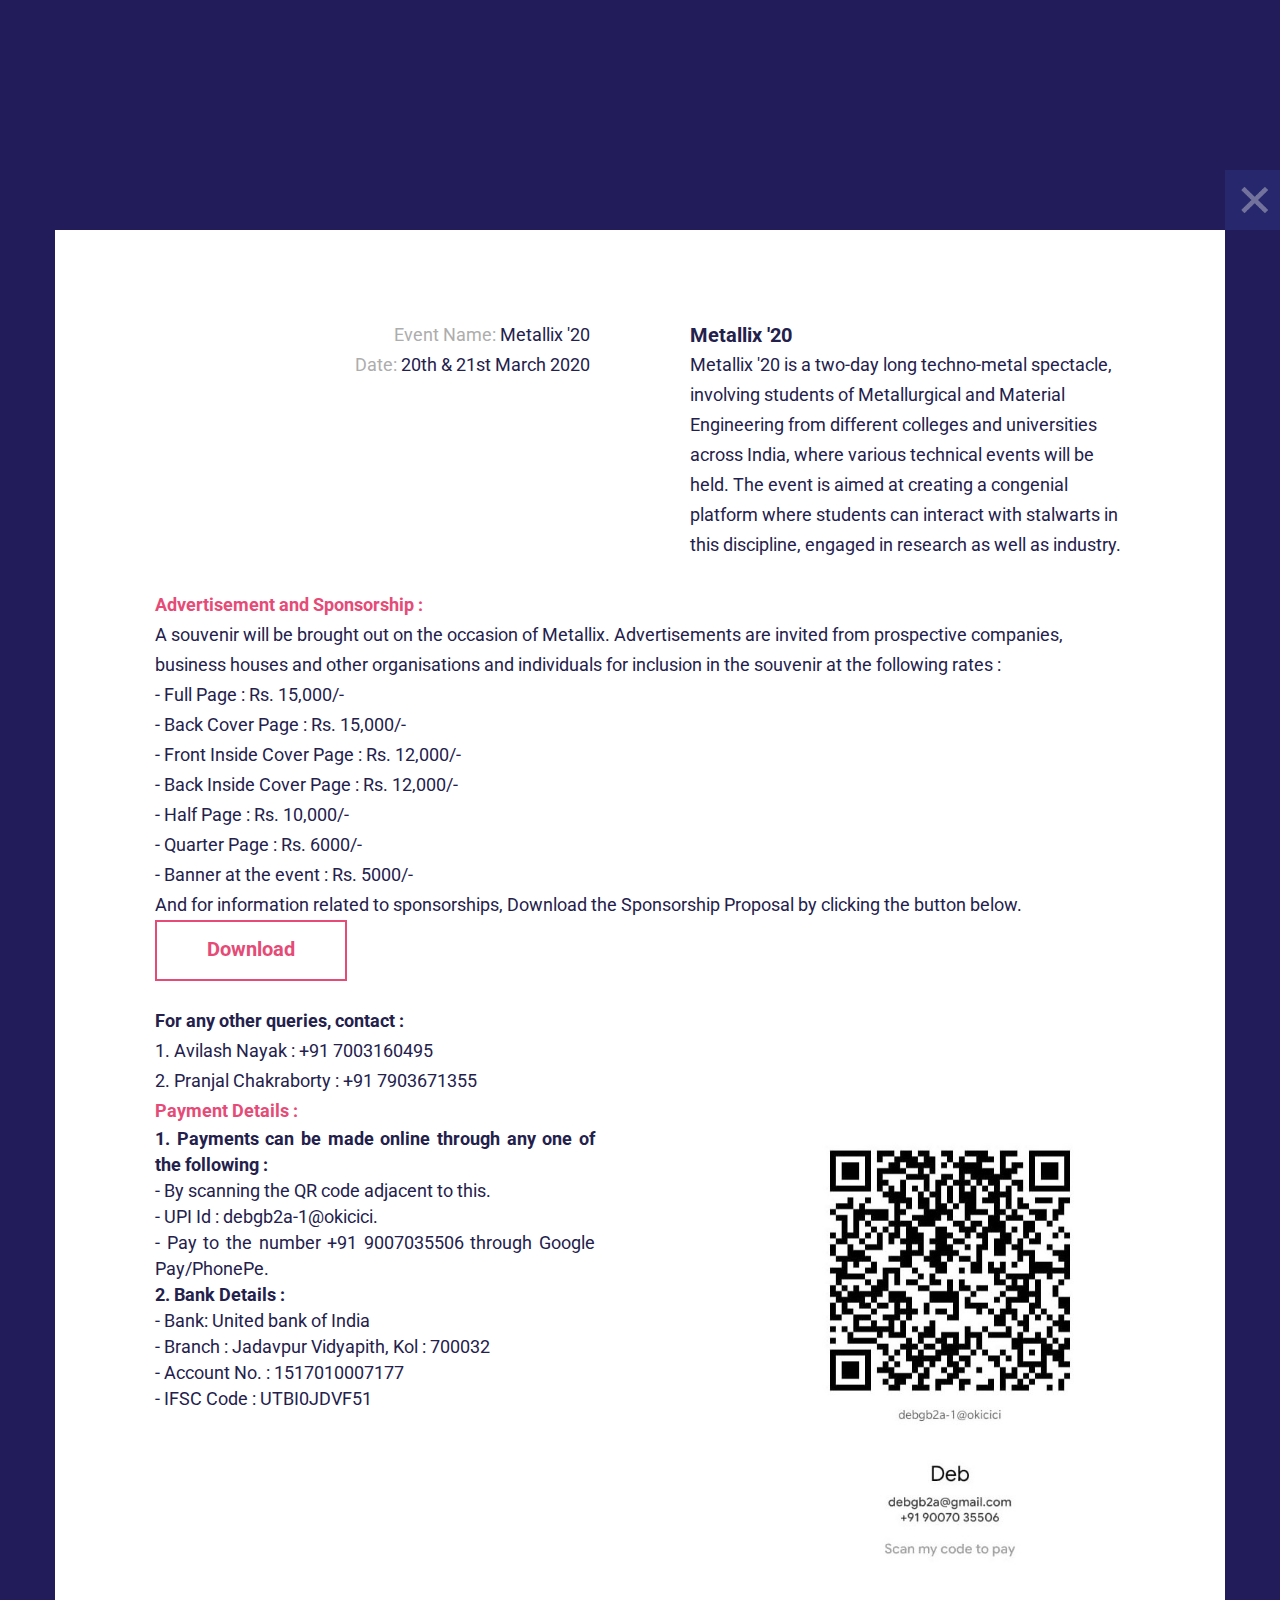
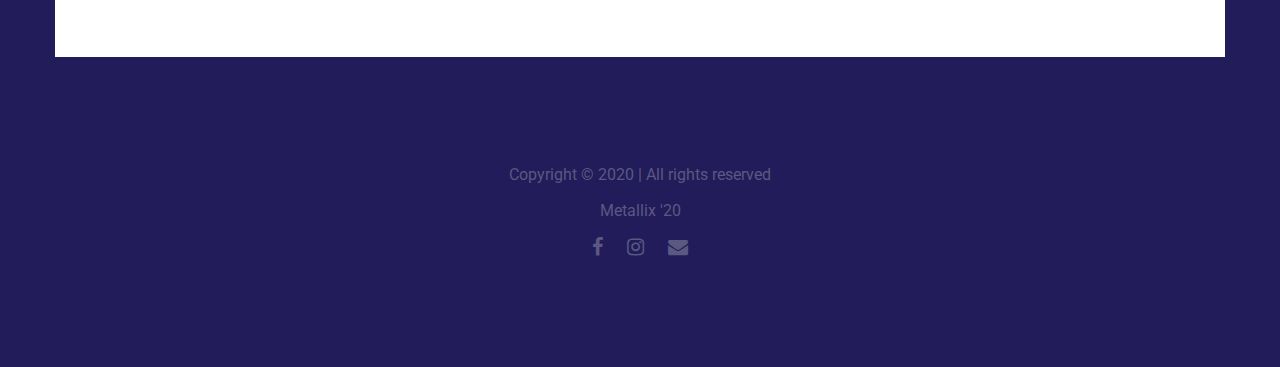
<file: sponsorship.html>
<!DOCTYPE HTML>
<html lang="en-US">
    <head>
        <title>Metallix '20 | Sponsorships & Advertisement</title>
        <meta http-equiv="Content-Type" content="text/html; charset=UTF-8">
        <meta name="description" content="The annual technical fest of the Metallurgical & Material Engineering Department of Jadavpur University" />
        <meta name="keywords" content="Metallix 2020, Metallurgy fests, Jadavpur University, Fest of Metallurgy, Kolkata fests " />
        <meta name="author" content="Ayush Mishra" />
        <meta name="viewport" content="width=device-width, initial-scale=1, maximum-scale=1">


       <link rel="icon" type="image/png" href="logo3.png">
	<link rel="apple-touch-icon" type="image/png" href="logo3.png" sizes="32x32" />

        <link href='https://fonts.googleapis.com/css?family=Roboto:300,400,400i,700,700i,900|Montserrat:400,700|PT+Serif' rel='stylesheet' type='text/css'>
        <link rel="stylesheet" type="text/css"  href='css/clear.css' />
        <link rel="stylesheet" type="text/css"  href='css/common.css' />
        <link rel="stylesheet" type="text/css"  href='css/font-awesome.min.css' />
        <link rel="stylesheet" type="text/css"  href='css/carouFredSel.css' />
        <link rel="stylesheet" type="text/css"  href='css/prettyPhoto.css' />
        <link rel="stylesheet" type="text/css"  href='css/sm-clean.css' />
        <link rel="stylesheet" type="text/css"  href='style.css' />

        <!--[if lt IE 9]>
                <script src="js/html5.js"></script>
        <![endif]-->

    </head>
    <body class="single-portfolio">

        <!-- Preloader Gif -->
        <table class="doc-loader">
            <tr>
                <td>
                    <img src="loader.gif" alt="Loading..." />
                </td>
            </tr>
        </table>

        <!-- Menu -->
       



        <article id="portfolio-1" class="section portfolio">
            <div class="center-relative content-1170">
                <div class="entry-content">
                    <div class="content-wrap relative">
                        <a class="absolute x-close" href="info.html">
                            <img src="demo-images/icon_04.png" alt="Close">
                        </a>

                        
                        <div class="clear"></div>
                        
                        <div class="clear"></div>
                        <br>
                        <br>
                        <br>

                        <div class="one_half text-right">
                            <p>
                                <span style="color: #adadad;">Event Name:</span> Metallix '20<br>
                                <span style="color: #adadad;">Date:</span> 20th & 21st March 2020<br>
                                
                            </p>
                           <br>
                           <br>
                           <div class="one_half last ">
                                 
                            </div> 
                        </div>
                        <div class="one_half last ">
                            <h1>Metallix '20</h1>
                            <p>Metallix '20 is a two-day long techno-metal spectacle, involving  students of Metallurgical and Material Engineering from different colleges and universities across India, where various technical events will be held. The event is aimed at creating a congenial platform where students can interact with stalwarts in this discipline, engaged in research as well as industry.

                        </div>
			    
                        <div class="one">
                            <p><strong><span style="color: #e64b77 ;">Advertisement and Sponsorship : </span></strong></p>
                            <p>
A souvenir will be brought out on the occasion of Metallix. Advertisements are invited from prospective companies, business houses and other organisations and individuals for inclusion in the souvenir at the following rates :<br>
- Full Page : Rs. 15,000/-<br>
				    - Back Cover Page : Rs. 15,000/-<br>
				    - Front Inside Cover Page : Rs. 12,000/-<br>
				    - Back Inside Cover Page : Rs. 12,000/-<br>
- Half Page : Rs. 10,000/-<br>
- Quarter Page : Rs. 6000/-<br>
- Banner at the event : Rs. 5000/-<br>				    
And for information related to sponsorships, Download the  Sponsorship Proposal by clicking the button below.<br>

<a href="sponsorship.pdf" download target="_self" class="button ">Download</a>
<strong><br>For any other queries, contact :</strong><br>
1. Avilash Nayak : +91 7003160495<br>
2. Pranjal Chakraborty : +91 7903671355<br>
<p><strong><span style="color: #e64b77 ;">Payment Details : </span></strong></p>
                        
                                        <div class="member-content-holder">
                                            
                                            
                                            <div class="member-content">
                                              <strong>   1. Payments can be made online through any one of the following : </strong><br>
                                              - By scanning the QR code adjacent to this.<br>
                                              - UPI Id : debgb2a-1@okicici. <br>
                                              - Pay to the number +91 9007035506 through Google Pay/PhonePe.<br>
                                              <strong>2. Bank Details :</strong><br>
                                              - Bank: United bank of India<br>
- Branch : Jadavpur Vidyapith, Kol : 700032<br>
- Account No. : 1517010007177<br>
- IFSC Code : UTBI0JDVF51<br>

						   

                                                
                                            </div>
                                        </div>
                                        <div class="member-image-holder">
                                            <img src="p.jpg" alt="">
                                        </div>
                                        <div class="clear"></div>
                                
                        <div class="clear"></div>
                    </div>
                </div>
                <div class="clear"></div>
            </div>



            <!-- Footer -->
            <footer>
                <div class="footer content-1170 center-relative">
                    <ul>
                        <li class="copyright-footer">
                       Copyright © 2020 | All rights reserved<br>Metallix '20
                    </li>
                         <li class="social-footer">
                        
                        <a href="https://www.facebook.com/metallixju/"><span class="fa fa-facebook"></span></a>
				 		 <a href="https://www.instagram.com/p/Bt5Jbkgg9S0/?utm_source=ig_share_sheet&igshid=pbflx58rzwrk"><span class="fa fa-instagram"></span></a>
                        <a href="mailto:metallixju2020@gmail.com"><span class="fa fa-envelope"></span></a>
                 
                    </li>
                    </ul>
                </div>
            </footer>
        </article>




        <!--Load JavaScript-->
        <script type="text/javascript" src="js/jquery.js"></script>
        <script type='text/javascript' src='js/jquery.sticky-kit.min.js'></script>
        <script type='text/javascript' src='js/jquery.smartmenus.min.js'></script>
        <script type='text/javascript' src='js/jquery.sticky.js'></script>
        <script type='text/javascript' src='js/jquery.dryMenu.js'></script>
        <script type='text/javascript' src='js/isotope.pkgd.js'></script>
        <script type='text/javascript' src='js/jquery.carouFredSel-6.2.0-packed.js'></script>
        <script type='text/javascript' src='js/jquery.mousewheel.min.js'></script>
        <script type='text/javascript' src='js/jquery.touchSwipe.min.js'></script>
        <script type='text/javascript' src='js/jquery.easing.1.3.js'></script>
        <script type='text/javascript' src='js/imagesloaded.pkgd.js'></script>
        <script type='text/javascript' src='js/jquery.prettyPhoto.js'></script>
        <script type='text/javascript' src='js/main.js'></script>
    </body>
</html>
</file>
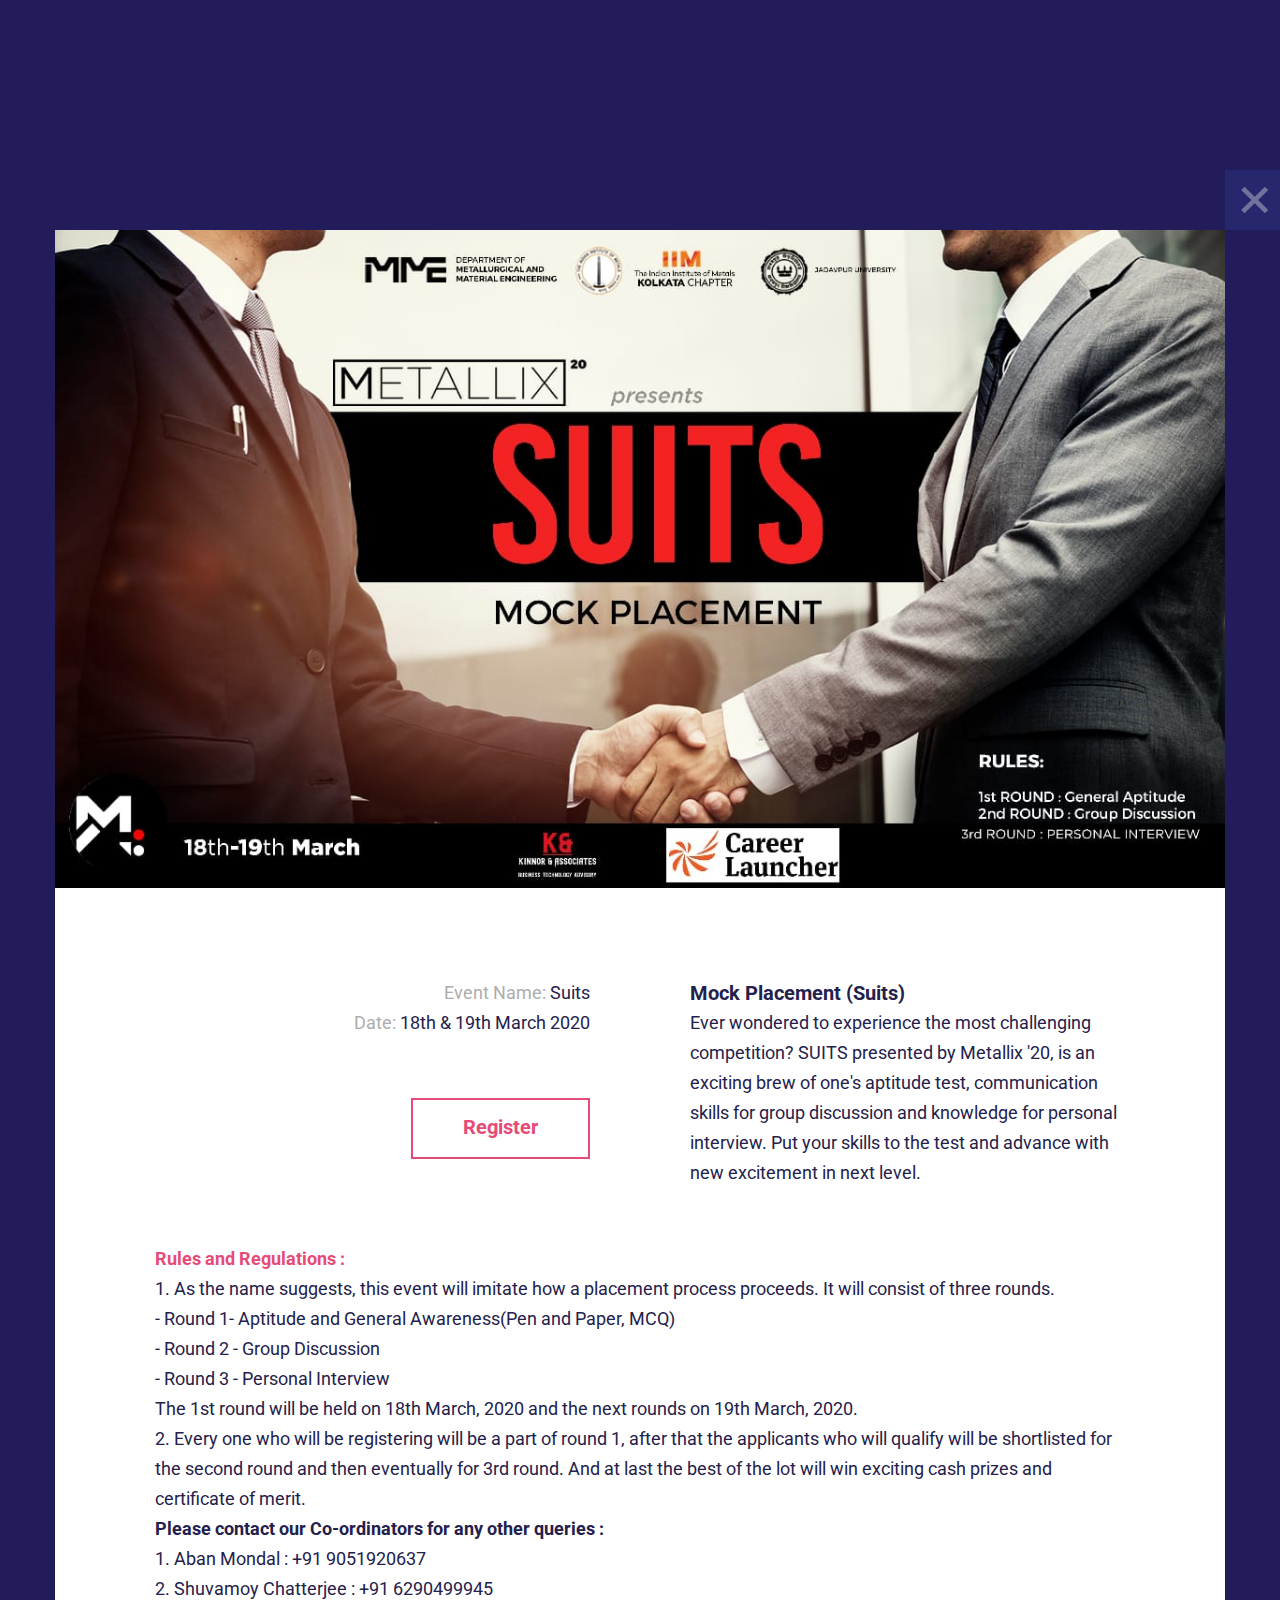
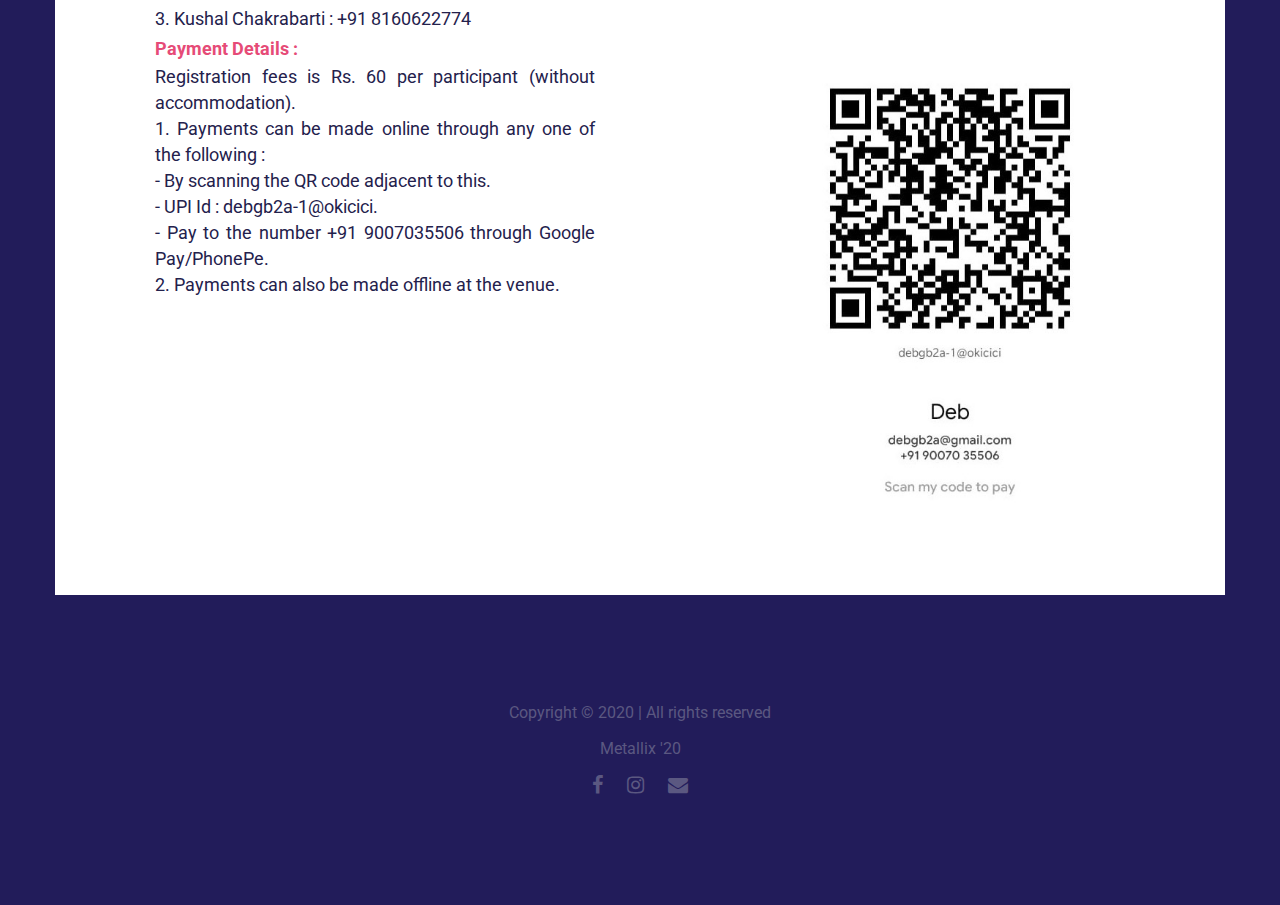
<file: suits.html>
<!DOCTYPE HTML>
<html lang="en-US">
    <head>
        <title>Metallix '20 | Mock Placement (Suits)</title>
        <meta http-equiv="Content-Type" content="text/html; charset=UTF-8">
        <meta name="description" content="The annual technical fest of the Metallurgical & Material Engineering Department of Jadavpur University" />
        <meta name="keywords" content="Metallix 2020, Metallurgy fests, Jadavpur University, Fest of Metallurgy, Kolkata fests " />
        <meta name="author" content="Ayush Mishra" />
        <meta name="viewport" content="width=device-width, initial-scale=1, maximum-scale=1">

        
       <link rel="icon" type="image/png" href="logo3.png">
    <link rel="apple-touch-icon" type="image/png" href="logo3.png" sizes="32x32" />

        <link href='https://fonts.googleapis.com/css?family=Roboto:300,400,400i,700,700i,900|Montserrat:400,700|PT+Serif' rel='stylesheet' type='text/css'>
        <link rel="stylesheet" type="text/css"  href='css/clear.css' />
        <link rel="stylesheet" type="text/css"  href='css/common.css' />
        <link rel="stylesheet" type="text/css"  href='css/font-awesome.min.css' />
        <link rel="stylesheet" type="text/css"  href='css/carouFredSel.css' />
        <link rel="stylesheet" type="text/css"  href='css/prettyPhoto.css' />
        <link rel="stylesheet" type="text/css"  href='css/sm-clean.css' />
        <link rel="stylesheet" type="text/css"  href='style.css' />

        <!--[if lt IE 9]>
                <script src="js/html5.js"></script>
        <![endif]-->

    </head>
    <body class="single-portfolio">

        <!-- Preloader Gif -->
        <table class="doc-loader">
            <tr>
                <td>
                    <img src="loader.gif" alt="Loading..." />
                </td>
            </tr>
        </table>

        <!-- Menu -->
       



        <article id="portfolio-1" class="section portfolio">
            <div class="center-relative content-1170">
                <div class="entry-content">
                    <div class="content-wrap relative">
                        <a class="absolute x-close" href="info.html#events">
                            <img src="demo-images/icon_04.png" alt="Close">
                        </a>
 <div class="one margin-0">
                           <img src="suits.jpg" alt="suits">
                        </div>

                    
                        <div class="clear"></div>
                        
                        <div class="clear"></div>
                        <br>
                        <br>
                        <br>

                        <div class="one_half text-right">
                            <p>
                                <span style="color: #adadad;">Event Name:</span> Suits<br>
                                <span style="color: #adadad;">Date:</span> 18th & 19th March 2020<br>
                                
                            </p>
                           <br>
                           <br>
                            <div class="one_half last ">
                                 <a href="https://docs.google.com/forms/d/1FmoZ1fu57sSoQ13xmtj-0TlUtDFvXilFSZy0XfkWLCU/edit?usp=sharing" target="_self" class="button ">Register</a>
                            </div>
                        </div>
                        <div class="one_half last ">
                            <h1>Mock Placement (Suits)</h1>
                            <p>Ever wondered to experience the most challenging competition? SUITS presented by Metallix '20, is an exciting brew of one's aptitude test, communication skills for group discussion and knowledge for personal interview. Put your skills to the test and advance with new excitement in next level.
                        </div>
                
                        <div class="one">
                            <p><strong><span style="color: #e64b77 ;">Rules and Regulations : </span></strong></p>
                            <p>
1. As the name suggests, this event will imitate how a placement process proceeds. It will consist of three rounds.<br>
- Round 1- Aptitude and General Awareness(Pen and Paper, MCQ)<br>
- Round 2 - Group Discussion<br>
- Round 3 - Personal Interview<br>
The 1st round will be held on 18th March, 2020 and the next rounds on 19th March, 2020.<br>
2. Every one who will be  registering will be a part of round 1, after that the applicants who will qualify will be shortlisted for the second round and then eventually for 3rd round. And at last the best of the lot will win exciting cash prizes and certificate of merit. <br>
<strong>Please contact our Co-ordinators for any other queries :</strong><br>
1. Aban Mondal : +91 9051920637<br>
				    2. Shuvamoy Chatterjee : +91 6290499945<br>
3. Kushal Chakrabarti : +91 8160622774 <br>
<p><strong><span style="color: #e64b77 ;">Payment Details : </span></strong></p>
                        
                                        <div class="member-content-holder">
                                            
                                            
                                            <div class="member-content">
                                                Registration fees is Rs. 60 per participant (without accommodation).<br>
                                     1. Payments can be made online through any one of the following : <br>
                                              - By scanning the QR code adjacent to this.<br>
                                              - UPI Id : debgb2a-1@okicici. <br>
                                              - Pay to the number +91 9007035506 through Google Pay/PhonePe. <br>
						    2. Payments can also be made offline at the venue.

                                            </div>
                                        </div>
                                        <div class="member-image-holder">
                                            <img src="p.jpg" alt="">
                                        </div>
                                        <div class="clear"></div>
                                

                        <div class="clear"></div>
                    </div>
                </div>
                <div class="clear"></div>
            </div>



            <!-- Footer -->
            <footer>
                <div class="footer content-1170 center-relative">
                    <ul>
                        <li class="copyright-footer">
                        Copyright © 2020 | All rights reserved<br>Metallix '20
                    </li>
                         <li class="social-footer">
                        
                        <a href="https://www.facebook.com/metallixju/"><span class="fa fa-facebook"></span></a>
                             		 <a href="https://www.instagram.com/p/Bt5Jbkgg9S0/?utm_source=ig_share_sheet&igshid=pbflx58rzwrk"><span class="fa fa-instagram"></span></a>
                        <a href="mailto:metallixju2020@gmail.com"><span class="fa fa-envelope"></span></a>
                        
                    </li>
                    </ul>
                </div>
            </footer>
        </article>




        <!--Load JavaScript-->
        <script type="text/javascript" src="js/jquery.js"></script>
        <script type='text/javascript' src='js/jquery.sticky-kit.min.js'></script>
        <script type='text/javascript' src='js/jquery.smartmenus.min.js'></script>
        <script type='text/javascript' src='js/jquery.sticky.js'></script>
        <script type='text/javascript' src='js/jquery.dryMenu.js'></script>
        <script type='text/javascript' src='js/isotope.pkgd.js'></script>
        <script type='text/javascript' src='js/jquery.carouFredSel-6.2.0-packed.js'></script>
        <script type='text/javascript' src='js/jquery.mousewheel.min.js'></script>
        <script type='text/javascript' src='js/jquery.touchSwipe.min.js'></script>
        <script type='text/javascript' src='js/jquery.easing.1.3.js'></script>
        <script type='text/javascript' src='js/imagesloaded.pkgd.js'></script>
        <script type='text/javascript' src='js/jquery.prettyPhoto.js'></script>
        <script type='text/javascript' src='js/main.js'></script>
    </body>
</html>
</file>
<file: css/base.css>
/* =================================================================== 
 *
 *  Khronos v1.0 Base Stylesheet
 *  url: www.styleshout.com
 *  06-10-2016
 *  ------------------------------------------------------------------
 *
 *  TOC:
 *  01. reset
 *  02. basic/base setup styles
 *  03. grid
 *  04. MISC
 *
 * =================================================================== */

 
/* ===================================================================
 * 01. reset - normalize.css v3.0.2 | MIT License | git.io/normalize
 *
 * ------------------------------------------------------------------- */

html {
	font-family: sans-serif;
	-ms-text-size-adjust: 100%;
	-webkit-text-size-adjust: 100%;
}

body {
	margin: 0;
}

article,
aside,
details,
figcaption,
figure,
footer,
header,
hgroup,
main,
menu,
nav,
section,
summary {
	display: block;
}

audio,
canvas,
progress,
video {
	display: inline-block;
	vertical-align: baseline;
}

audio:not([controls]) {
	display: none;
	height: 0;
}

[hidden],
template {
	display: none;
}

a {
	background: transparent;
}

a:active,
a:hover {
	outline: 0;
}

abbr[title] {
	border-bottom: 1px dotted;
}

b,
strong {
	font-weight: bold;
}

dfn {
	font-style: italic;
}

h1 {
	font-size: 2em;
	margin: 0.67em 0;
}

mark {
	background: #ff0;
	color: #000;
}

small {
	font-size: 80%;
}

sub,
sup {
	font-size: 75%;
	line-height: 0;
	position: relative;
	vertical-align: baseline;
}

sup {
	top: -0.5em;
}

sub {
	bottom: -0.25em;
}

img {
	border: 0;
}

svg:not(:root) {
	overflow: hidden;
}

figure {
	margin: 1em 40px;
}

hr {
	-moz-box-sizing: content-box;
	box-sizing: content-box;
	height: 0;
}

pre {
	overflow: auto;
}

code,
kbd,
pre,
samp {
	font-family: monospace, monospace;
	font-size: 1em;
}

button,
input,
optgroup,
select,
textarea {
	color: inherit;
	font: inherit;
	margin: 0;
}

button {
	overflow: visible;
}

button,
select {
	text-transform: none;
}

button,
html input[type="button"],
input[type="reset"],
input[type="submit"] {
	-webkit-appearance: button;
	cursor: pointer;
}

button[disabled],
html input[disabled] {
	cursor: default;
}

button::-moz-focus-inner,
input::-moz-focus-inner {
	border: 0;
	padding: 0;
}

input {
	line-height: normal;
}

input[type="checkbox"],
input[type="radio"] {
	box-sizing: border-box;
	padding: 0;
}

input[type="number"]::-webkit-inner-spin-button,
input[type="number"]::-webkit-outer-spin-button {
	height: auto;
}

input[type="search"] {
	-webkit-appearance: textfield;
	-moz-box-sizing: content-box;
	-webkit-box-sizing: content-box;
	box-sizing: content-box;
}

input[type="search"]::-webkit-search-cancel-button,
input[type="search"]::-webkit-search-decoration {
	-webkit-appearance: none;
}

fieldset {
	border: 1px solid #c0c0c0;
	margin: 0 2px;
	padding: 0.35em 0.625em 0.75em;
}

legend {
	border: 0;
	padding: 0;
}

textarea {
	overflow: auto;
}

optgroup {
	font-weight: bold;
}

table {
	border-collapse: collapse;
	border-spacing: 0;
}

td,
th {
	padding: 0;
}


/* ===================================================================
 * 02. basic/base setup styles - (_basic.scss)
 *
 * ------------------------------------------------------------------- */
html {
	font-size: 62.5%;
	box-sizing: border-box;
}

*,
*::before,
*::after {
	box-sizing: inherit;
}

body {
	font-weight: normal;
	line-height: 1;
	text-rendering: optimizeLegibility;
	word-wrap: break-word;
	-webkit-overflow-scrolling: touch;
	-webkit-text-size-adjust: none;
}

body,
input,
button {
	-moz-osx-font-smoothing: grayscale;
	-webkit-font-smoothing: antialiased;
}

/* -------------------------------------------------------------------
 * Media - (_basic.scss)
 * ------------------------------------------------------------------- */
img,
video {
	max-width: 100%;
	height: auto;
}

/* -------------------------------------------------------------------
 * Typography resets - (_basic.scss)
 * ------------------------------------------------------------------- */
div, dl, dt, dd, ul, ol, li, h1, h2, h3, h4, h5, h6, pre, form, p, blockquote, th, td {
	margin: 0;
	padding: 0;
}
h1, h2, h3, h4, h5, h6 {
	-webkit-font-variant-ligatures: common-ligatures;
	-moz-font-variant-ligatures: common-ligatures;
	font-variant-ligatures: common-ligatures;
	text-rendering: optimizeLegibility;
}
em, i {
	font-style: italic;
	line-height: inherit;
}
strong, b {
	font-weight: bold;
	line-height: inherit;
}
small {
	font-size: 60%;
	line-height: inherit;
}
ol, ul {
	list-style: none;
}
li {
	display: block;
}

/* -------------------------------------------------------------------
 * links - (_basic.scss)
 * ------------------------------------------------------------------- */
a {
	text-decoration: none;
	line-height: inherit;
}

a img {
	border: none;
}

/* ------------------------------------------------------------------- 
 * inputs - (_basic.scss)
 * ------------------------------------------------------------------- */
fieldset {
	margin: 0;
	padding: 0;
}

input[type="email"],
input[type="number"],
input[type="search"],
input[type="text"],
input[type="tel"],
input[type="url"],
input[type="password"],
textarea {
	-webkit-appearance: none;
	-moz-appearance: none;
	-ms-appearance: none;
	-o-appearance: none;
	appearance: none;
}


/* ===================================================================
 * 03. grid - (_grid.scss)
 *
 * ------------------------------------------------------------------- */
.row {
	width: 94%;
	max-width: 1170px;
	margin: 0 auto;
}

.row:before,
.row:after {
	content: "";
	display: table;
}

.row:after {
	clear: both;
}

.row .row {
	width: auto;
	max-width: none;
	margin-left: -20px;
	margin-right: -20px;
}

[class*="col-"],
.bgrid {
	float: left;
}

[class*="col-"] + [class*="col-"].end {
	float: right;
}

[class*="col-"] {
	padding: 0 20px;
}

.col-one {
	width: 8.33333%;
}
.col-two, .col-1-6 {
	width: 16.66667%;
}
.col-three, .col-1-4 {
	width: 25%;
}
.col-four, .col-1-3 {
	width: 33.33333%;
}
.col-five {
	width: 41.66667%;
}
.col-six, .col-1-2 {
	width: 50%;
}
.col-seven {
	width: 58.33333%;
}
.col-eight, .col-2-3 {
	width: 66.66667%;
}
.col-nine, .col-3-4 {
	width: 75%;
}
.col-ten, .col-5-6 {
	width: 83.33333%;
}
.col-eleven {
	width: 91.66667%;
}
.col-twelve, .col-full {
	width: 100%;
}

/* --------------------------------------------------------------- 
 * small screens - (_base.scss)
 * --------------------------------------------------------------- */
@media screen and (max-width:1024px) {
	.row .row {
		margin-left: -18px;
		margin-right: -18px;
	}

	[class*="col-"] {
		padding: 0 18px;
	}

}

/* ---------------------------------------------------------------
 * tablets - (_base.scss)
 * --------------------------------------------------------------- */
@media screen and (max-width:768px) {
	.row {
		width: auto;
		padding-left: 30px;
		padding-right: 30px;
	}

	.row .row {
		padding-left: 0;
		padding-right: 0;
		margin-left: -15px;
		margin-right: -15px;
	}

	[class*="col-"] {
		padding: 0 15px;
	}

	.tab-1-4 {
		width: 25%;
	}

	.tab-1-3 {
		width: 33.33333%;
	}

	.tab-1-2 {
		width: 50%;
	}

	.tab-2-3 {
		width: 66.66667%;
	}

	.tab-3-4 {
		width: 75%;
	}

	.tab-full {
		width: 100%;
	}

}

/* --------------------------------------------------------------- 
 * large mobile devices - (_base.scss)
 * --------------------------------------------------------------- */
@media screen and (max-width:600px) {
	.row {
		padding-left: 25px;
		padding-right: 25px;
	}

	.row .row {
		margin-left: -10px;
		margin-right: -10px;
	}

	[class*="col-"] {
		padding: 0 10px;
	}

	.mob-1-4 {
		width: 25%;
	}

	.mob-1-2 {
		width: 50%;
	}

	.mob-3-4 {
		width: 75%;
	}

	.mob-full {
		width: 100%;
	}

}

/* --------------------------------------------------------------- 
 * small mobile devices - (_base.scss)
 * --------------------------------------------------------------- */
@media screen and (max-width:400px) {
	.row .row {
		padding-left: 0;
		padding-right: 0;
		margin-left: 0;
		margin-right: 0;
	}

	[class*="col-"] {
		width: 100% !important;
		float: none !important;
		clear: both !important;
		margin-left: 0;
		margin-right: 0;
		padding: 0;
	}

	[class*="col-"] + [class*="col-"].end {
		float: none;
	}

}


/* ===================================================================
 * block grids - (_base.scss)
 *
 * ------------------------------------------------------------------- */

[class*="block-"]:before, [class*="block-"]:after {
	content: "";
	display: table;
}

[class*="block-"]:after {
	clear: both;
}

.block-1-6 .bgrid {
	width: 16.66667%;
}

.block-1-4 .bgrid {
	width: 25%;
}

.block-1-3 .bgrid {
	width: 33.33333%;
}

.block-1-2 .bgrid {
	width: 50%;
}

/**
 * Clearing for block grid columns. Allow columns with 
 * different heights to align properly.
 */
.block-1-6 .bgrid:nth-child(6n+1),
.block-1-4 .bgrid:nth-child(4n+1),
.block-1-3 .bgrid:nth-child(3n+1),
.block-1-2 .bgrid:nth-child(2n+1) {
	clear: both;
}

/* ---------------------------------------------------------------
 * small screens - (_base.scss)
 * --------------------------------------------------------------- */
@media screen and (max-width:1024px) {
	.block-s-1-6 .bgrid {
		width: 16.66667%;
	}

	.block-s-1-4 .bgrid {
		width: 25%;
	}

	.block-s-1-3 .bgrid {
		width: 33.33333%;
	}

	.block-s-1-2 .bgrid {
		width: 50%;
	}

	.block-s-full .bgrid {
		width: 100%;
		clear: both;
	}

	[class*="block-s-"] .bgrid:nth-child(n) {
		clear: none;
	}

	.block-s-1-6 .bgrid:nth-child(6n+1),
	.block-s-1-4 .bgrid:nth-child(4n+1),
	.block-s-1-3 .bgrid:nth-child(3n+1),
	.block-s-1-2 .bgrid:nth-child(2n+1) {
		clear: both;
	}

}

/* ---------------------------------------------------------------
 * tablets - (_base.scss)
 * --------------------------------------------------------------- */
@media screen and (max-width:768px) {
	.block-tab-1-6 .bgrid {
		width: 16.66667%;
	}

	.block-tab-1-4 .bgrid {
		width: 25%;
	}

	.block-tab-1-3 .bgrid {
		width: 33.33333%;
	}

	.block-tab-1-2 .bgrid {
		width: 50%;
	}

	.block-tab-full .bgrid {
		width: 100%;
		clear: both;
	}

	[class*="block-tab-"] .bgrid:nth-child(n) {
		clear: none;
	}

	.block-tab-1-6 .bgrid:nth-child(6n+1),
	.block-tab-1-4 .bgrid:nth-child(4n+1),
	.block-tab-1-3 .bgrid:nth-child(3n+1),
	.block-tab-1-2 .bgrid:nth-child(2n+1) {
		clear: both;
	}

}

/* ---------------------------------------------------------------
 * large mobile devices - (_base.scss)
 * --------------------------------------------------------------- */
@media screen and (max-width:600px) {
	.block-mob-1-6 .bgrid {
		width: 16.66667%;
	}

	.block-mob-1-4 .bgrid {
		width: 25%;
	}

	.block-mob-1-3 .bgrid {
		width: 33.33333%;
	}

	.block-mob-1-2 .bgrid {
		width: 50%;
	}

	.block-mob-full .bgrid {
		width: 100%;
		clear: both;
	}

	[class*="block-mob-"] .bgrid:nth-child(n) {
		clear: none;
	}

	.block-mob-1-6 .bgrid:nth-child(6n+1),
	.block-mob-1-4 .bgrid:nth-child(4n+1),
	.block-mob-1-3 .bgrid:nth-child(3n+1),
	.block-mob-1-2 .bgrid:nth-child(2n+1) {
		clear: both;
	}

}

/* ---------------------------------------------------------------
 * stack on small mobile devices - (_base.scss)
 * --------------------------------------------------------------- */
@media screen and (max-width:400px) {
	.stack .bgrid {
		width: 100% !important;
		float: none !important;
		clear: both !important;
		margin-left: 0;
		margin-right: 0;
	}

}


/* ===================================================================
 * 04. MISC  - (_base.scss)
 *
 * ------------------------------------------------------------------- */

/**
 * Clearing - (http://nicolasgallagher.com/micro-clearfix-hack/
 */
.group:before,
.group:after {
	content: "";
	display: table;
}

.group:after {
	clear: both;
}

/**
 * Misc Helper Styles 
 */
.hide {
	display: none;
}

.invisible {
	visibility: hidden;
}

.antialiased {
	-webkit-font-smoothing: antialiased;
	-moz-osx-font-smoothing: grayscale;
}

.overflow-hidden {
	overflow: hidden;
}

.remove-bottom {
	margin-bottom: 0;
}

.half-bottom {
	margin-bottom: 1.5rem !important;
}

.add-bottom {
	margin-bottom: 3rem !important;
}

.no-border {
	border: none;
}

.full-width {
	width: 100%;
}

.text-center {
	text-align: center;
}

.text-left {
	text-align: left;
}

.text-right {
	text-align: right;
}

.pull-left {
	float: left;
}

.pull-right {
	float: right;
}

.align-center {
	margin-left: auto;
	margin-right: auto;
	text-align: center;
}
</file>
<file: css/main.css>
/* =================================================================== 
 *
 *  Khronos v1.0 Main Stylesheet
 *  url: www.styleshout.com
 *  06-10-2016
 *  ------------------------------------------------------------------
 *
 *  TOC:
 *  01. webfonts and iconfonts
 *  02. base style overrides
 *  03. typography & general theme styles
 *  04. preloader
 *  05. forms
 *  06. buttons
 *  07. other components
 *  08. header styles
 *  09. home
 *  10. info
 *  11. cta
 *  12. footer
 *
 * =================================================================== */


/* ===================================================================
 * 01. webfonts and iconfonts - (_document-setup)
 *
 * ------------------------------------------------------------------- */
@import url("fonts.css");
@import url("font-awesome/css/font-awesome.min.css");
@import url("micons/micons.css");


/* ===================================================================
 * 02. base style overrides - (_document-setup)
 *
 * ------------------------------------------------------------------- */
html {
	font-size: 10px;
}
@media only screen and (max-width:1024px) {
	html {
		font-size: 9.375px;
	}
}
@media only screen and (max-width:768px) {
	html {
		font-size: 10px;
	}
}
@media only screen and (max-width:400px) {
	html {
		font-size: 9.375px;
	}
}
html, body {
	height: 100%;
}
body {
	background: #FFFFFF;
	font-family: "Aldrich";
	font-size: 1.6rem;
	line-height: 3rem;
	color: #333333;
}

/* ------------------------------------------------------------------- 
 * links - (_document-setup) 
 * ------------------------------------------------------------------- */
a, a:visited {
	color: #057f78;
	-moz-transition: all 0.3s ease-in-out;
	-o-transition: all 0.3s ease-in-out;
	-webkit-transition: all 0.3s ease-in-out;
	-ms-transition: all 0.3s ease-in-out;
	transition: all 0.3s ease-in-out;
}
a:hover, a:focus {
	color: #000000;
}

/* ===================================================================
 * 03. typography & general theme styles - (_document-setup.scss) 
 *
 * ------------------------------------------------------------------- */
h1, h2, h3, h4, h5, h6, .h01, .h02, .h03, .h04, .h05, .h06 {
	font-family: "roboto-black", sans-serif;
	color: #151515;
	font-style: normal;
	text-rendering: optimizeLegibility;
	margin-bottom: 2.1rem;
}
h3, .h03, h4, .h04 {
	margin-bottom: 1.8rem;
}
h5, .h05, h6, .h06 {
	margin-bottom: 1.2rem;
}
h1, .h01 {
	font-size: 2rem;
	line-height: 1.35;
	letter-spacing: -.1rem;
}
@media only screen and (max-width:600px) {
	h1, .h01 {
		font-size: 2rem;
		letter-spacing: -.07rem;
	}
}
h2, .h02 {
	font-size: 2.4rem;
	line-height: 1.25;
}
h3, .h03 {
	font-size: 2rem;
	line-height: 1.5;
}
h4, .h04 {
	font-size: 1.7rem;
	line-height: 1.76;
}
h5, .h05 {
	font-size: 1.4rem;
	line-height: 1.7;
	text-transform: uppercase;
	letter-spacing: .2rem;
}
h6, .h06 {
	font-size: 1.3rem;
	line-height: 1.85;
	text-transform: uppercase;
	letter-spacing: .2rem;
}
p img {
	margin: 0;
}
p.lead {
	font-family: "roboto-light", serif;
	font-size: 2rem;
	line-height: 1.8;
	color: #4d4d4d;
}
@media only screen and (max-width:768px) {
	p.lead {
		font-size: 1.8rem;
	}
}
em, i, strong, b {
	font-size: 1.6rem;
	line-height: 3rem;
	font-style: normal;
	font-weight: normal;
}
em, i {
	font-family: "roboto-italic", serif;
}
strong, b {
	font-family: "roboto-bold", serif;
}
small {
	font-size: 1.1rem;
	line-height: inherit;
}
blockquote {
	margin: 3rem 0;
	padding-left: 4rem;
	position: relative;
}
blockquote:before {
	content: "\201C";
	font-size: 8rem;
	line-height: 0px;
	margin: 0;
	color: #333;
	font-family: arial, sans-serif;
	position: absolute;
	top: 3rem;
	left: 0;
}
blockquote p {
	font-family: georgia, serif;
	font-style: italic;
	padding: 0;
	font-size: 1.9rem;
	line-height: 1.75;
}
blockquote cite {
	display: block;
	font-size: 1.2rem;
	font-style: normal;
	line-height: 1.65;
}
blockquote cite:before {
	content: "\2014 \0020";
}
blockquote cite a, blockquote cite a:visited {
	color: #4d4d4d;
	border: none;
}
abbr {
	font-family: "roboto-bold", serif;
	font-variant: small-caps;
	text-transform: lowercase;
	letter-spacing: .05rem;
	color: #4d4d4d;
}
var, kbd, samp, code, pre {
	font-family: Consolas, "Andale Mono", Courier, "Courier New", monospace;
}
pre {
	padding: 2.4rem 3rem 3rem;
	background: #F1F1F1;
}
code {
	font-size: 1.4rem;
	margin: 0 .2rem;
	padding: .3rem .6rem;
	white-space: nowrap;
	background: #F1F1F1;
	border: 1px solid #E1E1E1;
	border-radius: 3px;
}
pre > code {
	display: block;
	white-space: pre;
	line-height: 2;
	padding: 0;
	margin: 0;
}
pre.prettyprint > code {
	border: none;
}
del {
	text-decoration: line-through;
}
abbr[title], dfn[title] {
	border-bottom: 1px dotted;
	cursor: help;
}
mark {
	background: #FFF49B;
	color: #000;
}
hr {
	border: solid #d2d2d2;
	border-width: 1px 0 0;
	clear: both;
	margin: 2.4rem 0 1.5rem;
	height: 0;
}

/* ------------------------------------------------------------------- 
 * Lists - (_document-setup)  
 * ------------------------------------------------------------------- */
ol {
	list-style: decimal;
}
ul {
	list-style: disc;
}
li {
	display: list-item;
}
ol, ul {
	margin-left: 1.7rem;
}
ul li {
	padding-left: .4rem;
}
ul ul, ul ol, ol ol, ol ul {
	margin: .6rem 0 .6rem 1.7rem;
}
ul.disc li {
	display: list-item;
	list-style: none;
	padding: 0 0 0 .8rem;
	position: relative;
}
ul.disc li::before {
	content: "";
	display: inline-block;
	width: 8px;
	height: 8px;
	border-radius: 50%;
	background: #034e4a;
	position: absolute;
	left: -17px;
	top: 11px;
	vertical-align: middle;
}
dt {
	margin: 0;
	color: #034e4a;
}
dd {
	margin: 0 0 0 2rem;
}

/* ------------------------------------------------------------------- 
 * Spacing - (_document-setup)  
 * ------------------------------------------------------------------- */
button, .button {
	margin-bottom: 1.2;
}
fieldset {
	margin-bottom: 1.5rem;
}
input,
textarea,
select,
pre,
blockquote,
figure,
table,
p,
ul,
ol,
dl,
form,
.fluid-video-wrapper,
.ss-custom-select {
	margin-bottom: 3rem;
}

/* ------------------------------------------------------------------- 
 * floated image - (_document-setup)  
 * ------------------------------------------------------------------- */
img.pull-right {
	margin: 1.5rem 0 0 3rem;
}
img.pull-left {
	margin: 1.5rem 3rem 0 0;
}

/* ------------------------------------------------------------------- 
 * block grids paddings
 * ------------------------------------------------------------------- */
.bgrid {
	padding: 0 20px;
}
@media only screen and (max-width:1024px) {
	.bgrid {
		padding: 0 18px;
	}
}
@media only screen and (max-width:768px) {
	.bgrid {
		padding: 0 15px;
	}
}
@media only screen and (max-width:600px) {
	.bgrid {
		padding: 0 10px;
	}
}
@media only screen and (max-width:400px) {
	.bgrid {
		padding: 0;
	}
}

 
/* ===================================================================
 * 04. preloader - (_preloader-1.scss)
 *
 * ------------------------------------------------------------------- */
#preloader {
	position: fixed;
	top: 0;
	left: 0;
	right: 0;
	bottom: 0;
	background: #050505;
	z-index: 800;
	height: 100%;
	width: 100%;
}
.no-js #preloader, .oldie #preloader {
	display: none;
}
#loader {
	position: absolute;
	left: 50%;
	top: 50%;
	width: 60px;
	height: 60px;
	margin: -30px 0 0 -30px;
	padding: 0;
}
#loader:before {
	content: "";
	border-top: 6px solid rgba(255, 255, 255, 0.1);
	border-right: 6px solid rgba(255, 255, 255, 0.1);
	border-bottom: 6px solid rgba(255, 255, 255, 0.1);
	border-left: 6px solid #FFFFFF;
	-webkit-animation: load 1.1s infinite linear;
	animation: load 1.1s infinite linear;
	display: block;
	border-radius: 50%;
	width: 60px;
	height: 60px;
}
@-webkit-keyframes load {
	0% {
		-webkit-transform: rotate(0deg);
		transform: rotate(0deg);
	}
	100% {
		-webkit-transform: rotate(360deg);
		transform: rotate(360deg);
	}
}
@keyframes load {
	0% {
		-webkit-transform: rotate(0deg);
		transform: rotate(0deg);
	}
	100% {
		-webkit-transform: rotate(360deg);
		transform: rotate(360deg);
	}
}


/* ===================================================================
 * 05. forms - (_forms.scss)
 *
 * ------------------------------------------------------------------- */
fieldset {
	border: none;
}
input[type="email"],
input[type="number"],
input[type="search"],
input[type="text"],
input[type="tel"],
input[type="url"],
input[type="password"],
textarea,
select {
	display: block;
	height: 6rem;
	padding: 1.5rem 2rem;
	border: none;
	border-bottom: 3px solid rgba(17, 17, 17, 0.5);
	outline: none;
	vertical-align: middle;
	color: #333333;
	font-family: "roboto-regular", sans-serif;
	font-size: 1.7rem;
	line-height: 3rem;
	max-width: 100%;
	background: transparent;
	-moz-transition: all 0.3s ease-in-out;
	-o-transition: all 0.3s ease-in-out;
	-webkit-transition: all 0.3s ease-in-out;
	-ms-transition: all 0.3s ease-in-out;
	transition: all 0.3s ease-in-out;
}
textarea {
	min-height: 25rem;
}
input[type="email"]:focus,
input[type="number"]:focus,
input[type="search"]:focus,
input[type="text"]:focus,
input[type="tel"]:focus,
input[type="url"]:focus,
input[type="password"]:focus,
textarea:focus,
select:focus {
	color: #000000;
	border-color: #034e4a;
}
label, legend {
	font-family: "roboto-bold", sans-serif;
	font-size: 1.6rem;
	margin-bottom: .6rem;
	color: black;
	display: block;
}
input[type="checkbox"],
input[type="radio"] {
	display: inline;
}

label > .label-text {
	display: inline-block;
	margin-left: 1rem;
	font-family: "roboto-regular", sans-serif;
	line-height: inherit;
}

label > input[type="checkbox"],
label > input[type="radio"] {
	margin: 0;
	position: relative;
	top: .15rem;
}

/* ------------------------------------------------------------------- 
 * Style Placeholder Text  
 * ------------------------------------------------------------------- */
::-webkit-input-placeholder {
	color: gray;
}
:-moz-placeholder {
	color: gray;  /* Firefox 18- */
}
::-moz-placeholder {
	color: gray;  /* Firefox 19+ */
}
:-ms-input-placeholder {
	color: gray;
}
.placeholder {
	color: gray !important;
}

/* ===================================================================
 * 06. buttons - (_button-essentials.scss)
 *
 * ------------------------------------------------------------------- */
.button,
a.button,
button,
input[type="submit"],
input[type="reset"],
input[type="button"] {
	display: inline-block;
	font-family: 'Aldrich';
	font-size: 1.4rem;
	text-transform: uppercase;
	letter-spacing: .3rem;
	height: 5.4rem;
	line-height: 5.4rem;
	padding: 0 3rem;
	margin: 0 .3rem 1.2rem 0;
	background: transparent; ;
	color: white;
	text-decoration: none;
	cursor: pointer;
	text-align: center;
	white-space: nowrap;
	border: none;
	border: 2px solid white;
	-moz-transition: all 0.3s ease-in-out;
	-o-transition: all 0.3s ease-in-out;
	-webkit-transition: all 0.3s ease-in-out;
	-ms-transition: all 0.3s ease-in-out;
	transition: all 0.3s ease-in-out;
}

.button:hover,
a.button:hover,
button:hover,
input[type="submit"]:hover,
input[type="reset"]:hover,
input[type="button"]:hover,
.button:focus,
button:focus,
input[type="submit"]:focus,
input[type="reset"]:focus,
input[type="button"]:focus {
	background: #bebebe;
	color: #000000;
	outline: 0;
}

.button.button-primary,
a.button.button-primary,
button.button-primary,
input[type="submit"].button-primary,
input[type="reset"].button-primary,
input[type="button"].button-primary {
	background: #034e4a;
	color: #FFFFFF;
}

.button.button-primary:hover,
a.button.button-primary:hover,
button.button-primary:hover,
input[type="submit"].button-primary:hover,
input[type="reset"].button-primary:hover,
input[type="button"].button-primary:hover,
.button.button-primary:focus,
button.button-primary:focus,
input[type="submit"].button-primary:focus,
input[type="reset"].button-primary:focus,
input[type="button"].button-primary:focus {
	background: #1f1f1f;
}

button.full-width,
.button.full-width {
	width: 100%;
	margin-right: 0;
}

button.medium,
.button.medium {
	height: 5.7rem !important;
	line-height: 5.7rem !important;
	padding: 0 1.8rem !important;
}

button.large,
.button.large {
	height: 6rem !important;
	line-height: 6rem !important;
	padding: 0rem 3rem !important;
}

button.stroke,
.button.stroke {
	background: transparent !important;
	border: 3px solid #313131;
	line-height: 4.8rem;
}

button.stroke.medium,
.button.stroke.medium {
	line-height: 5.1rem !important;
}

button.stroke.large,
.button.stroke.large {
	line-height: 5.4rem !important;
}

button.stroke:hover,
.button.stroke:hover {
	border: 3px solid #034e4a;
	color: #034e4a;
}

button::-moz-focus-inner,
input::-moz-focus-inner {
	border: 0;
	padding: 0;
}


/* ===================================================================
 * 07. other components - (_others.scss)
 *
 * ------------------------------------------------------------------- */

/* ------------------------------------------------------------------- 
 * additional typo styles - (_additional-typo.scss)
 * ------------------------------------------------------------------- */

/* drop cap 
 * ----------------------------------------------- */
.drop-cap:first-letter {
	float: left;
	margin: 0;
	padding: 1.5rem .6rem 0 0;
	font-size: 8.4rem;
	font-family: "roboto-bold", sans-serif;
	line-height: 6rem;
	text-indent: 0;
	background: transparent;
	color: #151515;
}

/* line definition style 
 * ----------------------------------------------- */
.lining dt, .lining dd {
	display: inline;
	margin: 0;
}
.lining dt + dt:before, .lining dd + dt:before {
	content: "\A";
	white-space: pre;
}
.lining dd + dd:before {
	content: ", ";
}
.lining dd + dd:before {
	content: ", ";
}
.lining dd:before {
	content: ": ";
	margin-left: -0.2em;
}

/* dictionary definition style 
 * ----------------------------------------------- */
.dictionary-style dt {
	display: inline;
	counter-reset: definitions;
}
.dictionary-style dt + dt:before {
	content: ", ";
	margin-left: -0.2em;
}
.dictionary-style dd {
	display: block;
	counter-increment: definitions;
}
.dictionary-style dd:before {
	content: counter(definitions, decimal) ". ";
}

/** 
 * Pull Quotes
 * -----------
 * markup:
 *
 * <aside class="pull-quote">
 *		<blockquote>
 *			<p></p>
 *		</blockquote>
 *	</aside>
 *
 * --------------------------------------------------------------------- */
.pull-quote {
	position: relative;
	padding: 2.1rem 3rem 2.1rem 0px;
}
.pull-quote:before, .pull-quote:after {
	height: 1em;
	position: absolute;
	font-size: 8rem;
	font-family: Arial, Sans-Serif;
	color: #333;
}
.pull-quote:before {
	content: "\201C";
	top: 33px;
	left: 0;
}
.pull-quote:after {
	content: '\201D';
	bottom: -33px;
	right: 0;
}
.pull-quote blockquote {
	margin: 0;
}
.pull-quote blockquote:before {
	content: none;
}

/** 
 * Stats Tab
 * ---------
 * markup:
 *
 * <ul class="stats-tabs">
 *		<li><a href="#">[value]<em>[name]</em></a></li>
 *	</ul>
 *
 * Extend this object into your markup.
 *
 * --------------------------------------------------------------------- */
.stats-tabs {
	padding: 0;
	margin: 3rem 0;
}
.stats-tabs li {
	display: inline-block;
	margin: 0 1.5rem 3rem 0;
	padding: 0 1.5rem 0 0;
	border-right: 1px solid #ccc;
}
.stats-tabs li:last-child {
	margin: 0;
	padding: 0;
	border: none;
}
.stats-tabs li a {
	display: inline-block;
	font-size: 2.5rem;
	font-family: "roboto-bold", sans-serif;
	border: none;
	color: #252525;
}
.stats-tabs li a:hover {
	color: #034e4a;
}
.stats-tabs li a em {
	display: block;
	margin: .6rem 0 0 0;
	font-size: 1.4rem;
	font-family: "roboto-regular", sans-serif;
	color: #4d4d4d;
}


/* ===================================================================
 * 08. header styles - (_layout.scss)
 *
 * ------------------------------------------------------------------- */
header {
	width: 100%;
	height: auto;
	position: absolute;
	left: 0;
	top: 0;
	z-index: 700;
}
header .row {
	height: auto;
	max-width: 1290px;
	position: relative;
}

/* ------------------------------------------------------------------- 
 * header logo - (_layout.css) 
 * ------------------------------------------------------------------- */
header .logo {
	position: absolute;
	left: 26px;
	top: 0;
	margin-top: 78px;
}
header .logo a {
	display: block;
	margin: 0;
	padding: 0;
	outline: 0;
	border: none;
	width: 230px;
	height: 100px;
	background: url("../images/logo2.png") no-repeat center;
	background-size: 300px 150px;
	font: 0/0 a;
	text-shadow: none;
	color: transparent;
	-moz-transition: all 0.5s ease-in-out;
	-o-transition: all 0.5s ease-in-out;
	-webkit-transition: all 0.5s ease-in-out;
	-ms-transition: all 0.5s ease-in-out;
	transition: all 0.5s ease-in-out;
}

/* ------------------------------------------------------------------- 
 * header social - (_layout.css)  
 * ------------------------------------------------------------------- */
header .social-links {
	position: absolute;
	right: 20px;
	top: 78px;
	text-align: right;
}

header .social-links ul {
	display: block;
	list-style: none;
	margin: 0;
	padding: 0;
	font-size: 2.7rem;
}

header .social-links ul li {
	display: inline-block;
	padding: 0 .9rem;
}

header .social-links ul li:last-child {
	padding-right: 0;
}

header .social-links ul li a,
header .social-links ul li a:visited {
	color: #FFFFFF;
}

header .social-links ul li a:hover,
header .social-links ul li a:focus {
	color: #057f78;
}

/* ------------------------------------------------------------------- 
 * responsive:
 * header section 
 * ------------------------------------------------------------------- */
@media only screen and (max-width:1024px) {
	header .logo {
		left: 24px;
		margin-top: 42px;
	}
	header .logo a {
		width: 130px;
		height: 78px;
		background-size: 130px 78px;
	}
	header .social-links {
		right: 18px;
		top: 54px;
	}
}
@media only screen and (max-width:768px) {
	header .logo {
		left: 51px;
		margin-top: 36px;
	}
	header .logo a {
		width: 120px;
		height: 70px;
		background-size: 120px 70px;
	}
	header .social-links {
		right: 45px;
		top: 48px;
	}
}
@media only screen and (max-width:600px) {
	header .logo {
		left: 41px;
		margin-top: 30px;
	}
	header .logo a {
		width: 110px;
		height: 61px;
		background-size: 110px 61px;
	}
	header .social-links {
		right: 41px;
		top: 42px;
	}
	header .social-links ul {
		font-size: 2.4rem;
	}
}
@media only screen and (max-width:500px) {
	header .logo {
		left: 35px;
	}
	header .social-links {
		right: 35px;
	}
	header .social-links ul {
		font-size: 2.1rem;
	}
	header .social-links ul li {
		padding: 0 .6rem;
	}
}
@media only screen and (max-width:380px) {
	header .logo {
		left: 30px;
		margin-top: 30px;
	}
	header .logo a {
		width: 60px;
		height: 52px;
		background-size: 60px 52px;
	}
	header .social-links ul {
		font-size: 2rem;
	}
	header .social-links li {
		padding: 0 .3rem;
	}
}

/* ===================================================================
 * 09. home - (_layout.scss)
 *
 * ------------------------------------------------------------------- */
#home {
	background: #020507;
	width: 100%;
	height: 100%;
	min-height: 800px;
	z-index: 600;
	position: relative;
}
#home .shadow-overlay {
	position: absolute;
	top: 0;
	left: 0;
	width: 100%;
	height: 100%;
	opacity: .9;
	background: -moz-linear-gradient(left, black 0%, black 20%, transparent 100%);  /* FF3.6-15 */
	background: -webkit-linear-gradient(left, black 0%, black 20%, transparent 100%);  /* Chrome10-25,Safari5.1-6 */
	background: linear-gradient(to right, black 0%, black 20%, transparent 100%);  /* W3C, IE10+, FF16+, Chrome26+, Opera12+, Safari7+ */
	filter: progid:DXImageTransform.Microsoft.gradient(startColorstr='#000000', endColorstr='#00000000', GradientType=1);  /* IE6-9 */
}
#home .row {
	max-width: 1290px;
}

#home.home-static {
	background-image: url(../images/home-bg.jpg);
	background-repeat: no-repeat;
	background-position: center;
	-webkit-background-size: cover;
	-moz-background-size: cover;
	background-size: cover;
}

#home.home-particles {
	background: #020507;
	overflow: hidden;
}
#home.home-particles .pg-canvas {
	position: absolute;
	top: 0;
	left: 0;
	height: 100% !important;
	width: 100% !important;
	opacity: .12;
}
#home.home-particles .shadow-overlay {
	display: none;
}

#home.home-slides {
	height: 100% !important;
}

.content-wrap-table {
	width: 100%;
	height: 100%;
	display: table;
	position: relative;
}
.main-content-tablecell {
	display: table-cell;
	vertical-align: bottom;
	z-index: 700;
}
.main-content-tablecell .row {
	position: relative;
	padding-top: 4.2rem;
	padding-bottom: 15rem;
}

.main-content-tablecell #counter {
	margin-bottom: 4.2rem;
}
.main-content-tablecell #counter:before,
.main-content-tablecell #counter:after {
	content: "";
	display: table;
}
.main-content-tablecell #counter:after {
	clear: both;
}
.main-content-tablecell #counter .half {
	float: left;
}
.main-content-tablecell #counter span {
	float: left;
	text-align: right;
	color: #FFFFFF;
	font-family: 'Aldrich';
	font-size: 10rem;
	line-height: 1;
	padding: 0;
	margin-bottom: 1.5rem;
}
.main-content-tablecell #counter span sup {
	font-family: 'Aldrich';
	font-size: .17em;
	color: rgba(255, 255, 255, 0.3);
	top: -3.6em;
	right: 1em;
}
.main-content-tablecell h1 {
	font-size: 4.2rem;
	line-height: 1.143;
	color: #FFFFFF;
	margin-bottom: 1.2rem;
	max-width: 600px;
	position: relative;
}
.main-content-tablecell p {
	color: rgba(255, 255, 255, 0.3);
	font-family: 'Aldrich';
	font-size: 1.8rem;
	max-width: 400px;
}

.scroll-icon {
	position: absolute;
	width: 200px;
	height: 90px;
	padding-right: 3.5rem;
	bottom: 0;
	right: 20px;
	text-align: right;
	border-right: 1px dashed rgba(255, 255, 255, 0.3);
}
.scroll-icon .scroll-text {
	font-family: "roboto-bold", sans-serif;
	font-size: 1.5rem;
	color: #FFFFFF;
	margin-top: 1.5rem;
}
.scroll-icon .end-top {
	content: "";
	background-color: #FFFFFF;
	width: 7px;
	height: 7px;
	border-radius: 50%;
	display: inline-block;
	vertical-align: top;
	position: absolute;
	top: -6px;
	right: -4px;
}
.scroll-icon .mouse {
	position: absolute;
	height: 38px;
	width: 25px;
	border: 3px solid #FFFFFF;
	border-radius: 12px;
	right: -13px;
	top: 10px;
	display: block;
	text-align: center;
	z-index: 700;
	-webkit-animation: vertical 3s ease infinite;
	animation: vertical 3s ease infinite;
}
.scroll-icon .mouse::before {
	content: "";
	display: block;
	height: 5px;
	width: 3px;
	background-color: #FFFFFF;
	position: absolute;
	top: 6px;
	left: 50%;
	margin-left: -1.5px;
	border-radius: 2px;
}
@-webkit-keyframes vertical {
	0%, 60%, 80%, 100% {
		-webkit-transform: translateY(0);
	}
	20% {
		-webkit-transform: translateY(-5px);
	}
	40% {
		-webkit-transform: translateY(20px);
	}
}
@keyframes vertical {
	0%, 60%, 80%, 100% {
		-webkit-transform: translateY(0);
	}
	20% {
		-webkit-transform: translateY(-5px);
	}
	40% {
		-webkit-transform: translateY(20px);
	}
}

/* ------------------------------------------------------------------- 
 * responsive:
 * home section 
 * ------------------------------------------------------------------- */
@media only screen and (max-width:1200px) {
	.main-content-tablecell #counter {
		margin-bottom: 2.4rem;
	}
	.main-content-tablecell #counter span {
		font-size: 11rem;
	}
}
@media only screen and (max-width:1024px) {
	.main-content-tablecell h1 {
		font-size: 3.5rem;
	}
	.main-content-tablecell p {
		font-size: 1.7rem;
	}
}
@media only screen and (max-width:768px) {
	.main-content-tablecell #counter {
		margin-bottom: 1.2rem;
	}
	.main-content-tablecell #counter span {
		font-size: 10.4rem;
	}
	.main-content-tablecell .row {
		padding-bottom: 12rem;
	}
	.main-content-tablecell h1 {
		font-size: 3.2rem;
	}
	.main-content-tablecell p {
		font-size: 1.6rem;
	}
	.scroll-icon {
		right: 45px;
	}
	.scroll-icon .scroll-text {
		font-size: 1.4rem;
	}
}
@media only screen and (max-width:600px) {
	#home {
		min-height: 700px;
	}
	.main-content-tablecell #counter {
		margin-bottom: .9rem;
	}
	.main-content-tablecell #counter span {
		font-size: 8.4rem;
	}
	.main-content-tablecell h1 {
		font-size: 2.7rem;
	}
}
@media only screen and (max-width:500px) {
	.main-content-tablecell #counter span {
		font-size: 7.2rem;
	}
}
@media only screen and (max-width:400px) {
	#home {
		min-height: 600px;
	}
	.main-content-tablecell #counter {
		margin-bottom: 1.5rem;
	}
	.main-content-tablecell #counter span {
		font-size: 6rem;
		margin-bottom: .9rem;
	}
	.main-content-tablecell #counter span sup {
		font-size: .2em;
		top: -2.8em;
	}
	.main-content-tablecell h1 {
		font-size: 2.4rem;
	}
}


/* ===================================================================
 * 10. info - (_layout.scss)
 *
 * ------------------------------------------------------------------- */
#info {
	background: #FFFFFF;
	background-image: url(../images/info-bg.jpg);
	background-attachment: fixed;
	background-repeat: no-repeat;
	background-position: center;
	-webkit-background-size: cover;
	-moz-background-size: cover;
	background-size: cover;
	padding: 10.2rem 0 9rem;
	position: relative;
	color: rgba(17, 17, 17, 0.7);
}
#info .info-overlay {
	position: absolute;
	top: 0;
	left: 0;
	width: 100%;
	height: 100%;
	background-color: #FFFFFF;
	opacity: .7;
}

/* tabs 
 *-------------------------------------------- */
#info .tabs-wrap {
	margin: 3rem 0;
	text-align: center;
	position: relative;
}
#info .tabs-wrap ul.tabs {
	display: inline-block;
	margin: 0 0 6rem 0;
	padding: 0;
}
#info .tabs-wrap ul.tabs li {
	display: inline-block;
	font-family: "roboto-black", sans-serif;
	text-transform: uppercase;
	background: transparent;
	font-size: 1.4rem;
	letter-spacing: .2rem;
	color: rgba(17, 17, 17, 0.6);
	padding: .9rem 3rem;
	margin: 0 1rem 0 0;
	border: 1px solid rgba(0, 0, 0, 0.15);
	cursor: pointer;
}
#info .tabs-wrap ul.tabs li:last-child {
	margin-right: 0;
}
#info .tabs-wrap ul.tabs li:hover {
	background: rgba(255, 255, 255, 0.2);
	color: rgba(17, 17, 17, 0.8);
}
#info .tabs-wrap ul.tabs li.active {
	background: #151515;
	color: #FFFFFF;
	border: none;
}
#info .tabs-wrap ul.tabs li i {
	margin-right: 7px;
	font-size: 1.8rem;
	position: relative;
	top: .3rem;
}
#info .tabs-wrap .tab-container {
	clear: both;
	width: 100%;
	min-height: 20rem;
	height: auto;
}
#info .tabs-wrap .tab-content {
	padding: 3rem 0;
	display: none;
}
#info .tabs-wrap .tab-entry-intro {
	max-width: 700px;
	text-align: center;
	margin-left: auto;
	margin-right: auto;
	margin-bottom: 4.2rem;
}
#info .tabs-wrap .tab-entry-intro h1 {
	font-size: 4.5rem;
	line-height: 1.267;
}
#info .tabs-wrap .tab-entry-intro p.lead {
	color: rgba(17, 17, 17, 0.5);
}
#info .tabs-wrap .tab-entry-intro .with-bottom-line {
	position: relative;
	overflow: hidden;
}
#info .tabs-wrap .tab-entry-intro .with-bottom-line::after {
	display: block;
	background-color: rgba(17, 17, 17, 0.3);
	width: 120px;
	height: 3px;
	content: '\0020';
	position: absolute;
	left: 50%;
	bottom: 0;
	margin-left: -60px;
}
#info .row .form-wrap {
	max-width: 700px;
	margin-top: 6rem;
	margin-right: auto;
	margin-left: auto;
}
#info .row .form-wrap .form-field {
	margin-bottom: 3.6rem;
}
#info .row .form-wrap input[type="email"],
#info .row .form-wrap input[type="number"],
#info .row .form-wrap input[type="search"],
#info .row .form-wrap input[type="text"],
#info .row .form-wrap input[type="tel"],
#info .row .form-wrap input[type="url"],
#info .row .form-wrap input[type="password"],
#info .row .form-wrap textarea,
#info .row .form-wrap select,
#info .row .form-wrap button,
#info .row .form-wrap .button {
	width: 100%;
	margin-bottom: 0;
}

/* ------------------------------------------------------------------- 
 * responsive:
 * tabs
 * ------------------------------------------------------------------- */
@media only screen and (max-width:768px) {
	#info .tabs-wrap ul.tabs {
		margin: 0 0 4.8rem 0;
	}
	#info .tabs-wrap ul.tabs li {
		padding: 1.2rem 3rem;
	}
	#info .tabs-wrap ul.tabs li span {
		display: none;
	}
	#info .tabs-wrap ul.tabs li i {
		margin-right: 0;
		top: .3rem;
		font-size: 2.7rem;
	}
	#info .tabs-wrap .tab-entry-intro h1 {
		font-size: 4rem;
	}
}
@media only screen and (max-width:600px) {
	#info .tabs-wrap ul.tabs {
		margin: 0 0 3.6rem 0;
	}
	#info .tabs-wrap ul.tabs li i {
		font-size: 2.4rem;
	}
	#info .tabs-wrap .tab-entry-intro h1 {
		font-size: 3.8rem;
	}
}
@media only screen and (max-width:500px) {
	#info .tabs-wrap ul.tabs li {
		padding: 1.2rem 1.5rem;
	}
	#info .tabs-wrap ul.tabs li i {
		font-size: 2.1rem;
	}
	#info .tabs-wrap .tab-entry-intro h1 {
		font-size: 3.5rem;
	}
}

/* ------------------------------------------------------------------- 
 * tab about - (_layout.css)  
 * ------------------------------------------------------------------- */
.about-list {
	margin-top: 1.2rem;
	text-align: center;
}
.about-list .item {
	margin-bottom: 1.2rem;
	padding: 0 32px;
}
.about-list .icon {
	display: inline-block;
	margin-bottom: 2.1rem;
	color: #034e4a;
}
.about-list .icon i {
	font-size: 5.4rem;
}
.about-list .h05 {
	font-size: 1.7rem;
	line-height: 1.765;
	margin-bottom: 1.8rem;
}

/* ------------------------------------------------------------------- 
 * responsive:
 * tab about 
 * ------------------------------------------------------------------- */
@media only screen and (max-width:768px) {
	.row .row.about-content {
		max-width: 600px;
		margin: 0 auto;
	}
	.about-list .item {
		padding: 0 15px;
	}
}
@media only screen and (max-width:600px) {
	.about-list .item {
		padding: 0 10px;
	}
}
@media only screen and (max-width:400px) {
	.about-list .item {
		padding: 0;
	}
}

/* ------------------------------------------------------------------- 
 * tab contact - (_layout.css)  
 * ------------------------------------------------------------------- */
#tab-contact .form-field {
	position: relative;
}

#tab-contact .form-field:before,
#tab-contact .form-field:after {
	content: "";
	display: table;
}

#tab-contact .form-field:after {
	clear: both;
}

#tab-contact .form-field label {
	font-family: "roboto-bold", sans-serif;
	font-size: 1.1rem;
	line-height: 2.4rem;
	text-transform: uppercase;
	letter-spacing: .1rem;
	position: absolute;
	bottom: -1.2rem;
	right: 0;
	padding: 0 2rem;
	margin: 0;
	color: #FFFFFF;
	background: #034e4a;
}

#tab-contact .form-field label::after {
	position: absolute;
	left: -5px;
	top: 50%;
	margin-top: -6px;
	border-top: 5px solid transparent;
	border-bottom: 5px solid transparent;
	border-right: 5px solid #034e4a;
	content: "";
}

#tab-contact #message-warning,
#tab-contact #message-success {
	display: none;
	background: #dedede;
	border-radius: 3px;
	padding: 3rem;
	margin-bottom: 3.6rem;
	width: 100%;
	text-align: left;
	box-shadow: 0 1px 3px rgba(17, 17, 17, 0.1);
}

#tab-contact #message-warning {
	color: #fa0003;
}

#tab-contact #message-success {
	color: #034e4a;
}

#tab-contact #message-warning i,
#tab-contact #message-success i {
	margin-right: 10px;
}

/* form loader */
#submit-loader {
	display: none;
	position: relative;
	left: 0;
	top: 1.8rem;
	width: 100%;
	text-align: center;
}

#submit-loader .text-loader {
	display: none;
	font-family: "roboto-black", sans-serif;
	color: #034e4a;
	letter-spacing: .3rem;
	text-transform: uppercase;
}

.oldie #submit-loader .s-loader {
	display: none;
}

.oldie #submit-loader .text-loader {
	display: block;
}

/* ------------------------------------------------------------------- 
 * loader animation - (_layout.scss) 
 * ------------------------------------------------------------------- */
.s-loader {
	margin: 1.2rem auto 3rem;
	width: 70px;
	text-align: center;
	-webkit-transform: translateX(0.45rem);
	-ms-transform: translateX(0.45rem);
	transform: translateX(0.45rem);
}
.s-loader > div {
	width: 1rem;
	height: 1rem;
	background-color: #034e4a;
	border-radius: 100%;
	display: inline-block;
	margin-right: .9rem;
	-webkit-animation: sk-bouncedelay 1.4s infinite ease-in-out both;
	animation: sk-bouncedelay 1.4s infinite ease-in-out both;
}
.s-loader .bounce1 {
	-webkit-animation-delay: -0.32s;
	animation-delay: -0.32s;
}
.s-loader .bounce2 {
	-webkit-animation-delay: -0.16s;
	animation-delay: -0.16s;
}
@-webkit-keyframes sk-bouncedelay {
	0%, 80%, 100% {
		-webkit-transform: scale(0);
		-ms-transform: scale(0);
		transform: scale(0);
	}
	40% {
		-webkit-transform: scale(1);
		-ms-transform: scale(1);
		transform: scale(1);
	}
}
@keyframes sk-bouncedelay {
	0%, 80%, 100% {
		-webkit-transform: scale(0);
		-ms-transform: scale(0);
		transform: scale(0);
	}
	40% {
		-webkit-transform: scale(1);
		-ms-transform: scale(1);
		transform: scale(1);
	}
}

/* ------------------------------------------------------------------- 
 * tab subscribe - (_layout.css)  
 * ------------------------------------------------------------------- */
#tab-subscribe .form-field input {
	text-align: center;
}
#tab-subscribe label {
	color: #000000;
	font-size: 1.7rem;
}


/* ===================================================================
 * 11. cta - (_layout.scss)
 *
 * ------------------------------------------------------------------- */
#cta {
	background: #034e4a;
	padding-top: 9rem;
	padding-bottom: 7.8rem;
	text-align: center;
}
#cta p.lead {
	color: rgba(255, 255, 255, 0.5);
}
#cta .button {
	background: #02312e;
	color: #FFFFFF;
}
#cta .button:hover {
	background: #151515;
}
.cta-wrap {
	max-width: 670px;
}
.cta-thumb {
	display: inline-block;
	margin-bottom: 1.2rem;
}
.cta-thumb img {
	height: 7.8rem;
	width: 7.8rem;
	border-radius: 50%;
}
.cta-content h2 {
	position: relative;
	padding-bottom: 2.1rem;
	color: #FFFFFF;
}
.cta-content h2::after {
	content: "";
	display: block;
	height: 3px;
	width: 80px;
	background: rgba(255, 255, 255, 0.2);
	position: absolute;
	left: 50%;
	bottom: 0;
	margin-left: -40px;
}
.cta-content h2 a, .cta-content h2 a:visited {
	color: #FFFFFF;
}
.cta-content span {
	color: #FFFFFF;
}

/* ------------------------------------------------------------------- 
 * responsive:
 * cta  
 * ------------------------------------------------------------------- */
@media only screen and (max-width:650px) {
	.cta-wrap {
		max-width: 650px;
	}
	.cta-wrap h2 {
		font-size: 2.7rem;
	}
}


/* ===================================================================
 * 12. footer - (_layout.scss)
 *
 * ------------------------------------------------------------------- */
footer {
	text-align: center;
	padding-bottom: 12rem;
	position: relative;
}

footer .social-wrap {
	background: #151515;
	margin-bottom: 4.8rem;
}

footer .footer-social-list {
	display: inline-block;
	list-style: none;
	margin: 0;
}

footer .footer-social-list a,
footer .footer-social-list a:visited {
	color: #FFFFFF;
}

footer .footer-social-list a:hover,
footer .footer-social-list a:focus {
	color: #057f78;
}

footer .footer-social-list li {
	display: inline-block;
	padding: 0;
}

footer .footer-social-list li a {
	display: block;
	padding: 4.8rem 3rem 4.8rem;
}

footer .footer-social-list li i {
	display: block;
	font-size: 3.6rem;
}

footer .footer-social-list li span {
	display: block;
	margin-top: .9rem;
	font-size: 1.5rem;
}

footer .footer-bottom {
	position: relative;
}

footer .footer-bottom a,
footer .footer-bottom a:visited {
	color: #000000;
}

footer .footer-bottom a:hover,
footer .footer-bottom a:focus {
	color: #034e4a;
}

footer .footer-bottom .footer-logo {
	display: inline-block;
	width: 150px;
}

footer .copyright {
	display: block;
	position: relative;
	padding-top: 3.6rem;
	margin-top: 1.5rem;
}

footer .copyright::before {
	content: "";
	width: 120px;
	height: 3px;
	position: absolute;
	left: 50%;
	top: 0;
	margin-left: -60px;
	background: rgba(17, 17, 17, 0.3);
}

footer .copyright span {
	display: inline-block;
}

footer .copyright span::after {
	content: "";
	display: inline-block;
	padding: 0 1rem 0 1.2rem;
	color: rgba(17, 17, 17, 0.5);
}

footer .copyright span:last-child::after {
	display: none;
}

footer .back-to-top {
	font-family: "roboto-black", sans-serif;
	font-size: 1.3rem;
	text-transform: uppercase;
	letter-spacing: .2rem;
	color: #FFFFFF;
	display: inline-block;
	position: absolute;
	bottom: 0;
	left: 50%;
	-webkit-transform: translateX(-50%);
	-ms-transform: translateX(-50%);
	transform: translateX(-50%);
}

footer .back-to-top a {
	display: block;
	background: #034e4a;
	padding: 1.2rem 3rem 1.5rem;
	color: #FFFFFF;
}

footer .back-to-top a:hover,
footer .back-to-top a:focus {
	background: #151515;
}

footer .back-to-top a i {
	margin-left: 15px;
}

/* ------------------------------------------------------------------- 
 * responsive:
 * footer  
 * ------------------------------------------------------------------- */
@media only screen and (max-width:768px) {
	footer .footer-social-list li a {
		padding: 4.8rem 2rem 4.8rem;
	}
	footer .footer-social-list li i {
		font-size: 3.3rem;
	}
	footer .footer-social-list li span {
		font-size: 1.4rem;
	}
	footer .footer-bottom .footer-logo {
		width: 140px;
	}
}
@media only screen and (max-width:600px) {
	footer {
		padding-bottom: 10.2rem;
	}
	footer .footer-social-list li a {
		padding: 4.8rem 1.3rem 4.8rem;
	}
	footer .footer-social-list li i {
		font-size: 3rem;
	}
	footer .footer-social-list li span {
		font-size: 1.3rem;
	}
	footer .footer-bottom .footer-logo {
		width: 130px;
	}
	footer .copyright span {
		display: block;
	}
	footer .copyright span::after {
		display: none;
	}
}
@media only screen and (max-width:500px) {
	footer .footer-social-list li a {
		padding: 4.8rem 1.2rem 4.8rem;
	}
	footer .footer-social-list li span {
		display: none;
	}
}
@media only screen and (max-width:400px) {
	footer .footer-social-list li a {
		padding: 4.8rem 1.1rem 4.8rem;
	}
	footer .footer-bottom .footer-logo {
		width: 120px;
	}
	footer .back-to-top a {
		padding: 1.2rem 2.3rem 1.5rem;
	}
}
</file>
<file: css/vendor.css>
/* =================================================================== 
 *
 *  Khronos v1.0 Vendor/Third Party CSS 
 *  url: www.styleshout.com
 *  06-10-2016
 *  ------------------------------------------------------------------
 *
 *  TOC:
 *  01. vegas plugin default styles
 *
 * =================================================================== */


/* ---------------------------------------------------------------
 * 01. vegas plugin default styles
 * --------------------------------------------------------------- */
.vegas-overlay, .vegas-slide, .vegas-slide-inner, .vegas-timer, .vegas-wrapper {
  position: absolute;
  top: 0;
  left: 0;
  bottom: 0;
  right: 0;
  overflow: hidden;
  border: none;
  padding: 0;
  margin: 0;
}

.vegas-overlay {
  opacity: .5;
  background: url(overlays/02.png) center center;
}

.vegas-timer {
  top: auto;
  bottom: 0;
  height: 2px;
}

.vegas-timer-progress {
  width: 0;
  height: 100%;
  background: #fff;
  -webkit-transition: width ease-out;
  transition: width ease-out;
}

.vegas-timer-running .vegas-timer-progress {
  width: 100%;
}

.vegas-slide, .vegas-slide-inner {
  margin: 0;
  padding: 0;
  background: center center no-repeat;
  -webkit-transform: translateZ(0);
  transform: translateZ(0);
}

body .vegas-container {
  overflow: hidden !important;
  position: relative;
}

.vegas-video {
  min-width: 100%;
  min-height: 100%;
  width: auto;
  height: auto;
}

body.vegas-container {
  overflow: auto;
  position: static;
  z-index: -2;
}

body.vegas-container > .vegas-overlay, body.vegas-container > .vegas-slide, body.vegas-container > .vegas-timer {
  position: fixed;
  z-index: -1;
}

:root body.vegas-container > .vegas-overlay, :root body.vegas-container > .vegas-slide, _::full-page-media, _:future {
  bottom: -76px;
}

.vegas-transition-fade, .vegas-transition-fade2 {
  opacity: 0;
}

.vegas-transition-fade-in, .vegas-transition-fade2-in {
  opacity: 1;
}

.vegas-transition-fade2-out {
  opacity: 0;
}

.vegas-transition-blur, .vegas-transition-blur2 {
  opacity: 0;
  -webkit-filter: blur(32px);
  filter: blur(32px);
}

.vegas-transition-blur-in, .vegas-transition-blur2-in {
  opacity: 1;
  -webkit-filter: blur(0);
  filter: blur(0);
}

.vegas-transition-blur2-out {
  opacity: 0;
}

.vegas-transition-flash, .vegas-transition-flash2 {
  opacity: 0;
  -webkit-filter: brightness(25);
  filter: brightness(25);
}

.vegas-transition-flash-in, .vegas-transition-flash2-in {
  opacity: 1;
  -webkit-filter: brightness(1);
  filter: brightness(1);
}

.vegas-transition-flash2-out {
  opacity: 0;
  -webkit-filter: brightness(25);
  filter: brightness(25);
}

.vegas-transition-negative, .vegas-transition-negative2 {
  opacity: 0;
  -webkit-filter: invert(100%);
  filter: invert(100%);
}

.vegas-transition-negative-in, .vegas-transition-negative2-in {
  opacity: 1;
  -webkit-filter: invert(0);
  filter: invert(0);
}

.vegas-transition-negative2-out {
  opacity: 0;
  -webkit-filter: invert(100%);
  filter: invert(100%);
}

.vegas-transition-burn, .vegas-transition-burn2 {
  opacity: 0;
  -webkit-filter: contrast(1000%) saturate(1000%);
  filter: contrast(1000%) saturate(1000%);
}

.vegas-transition-burn-in, .vegas-transition-burn2-in {
  opacity: 1;
  -webkit-filter: contrast(100%) saturate(100%);
  filter: contrast(100%) saturate(100%);
}

.vegas-transition-burn2-out {
  opacity: 0;
  -webkit-filter: contrast(1000%) saturate(1000%);
  filter: contrast(1000%) saturate(1000%);
}

.vegas-transition-slideLeft, .vegas-transition-slideLeft2 {
  -webkit-transform: translateX(100%);
  transform: translateX(100%);
}

.vegas-transition-slideLeft-in, .vegas-transition-slideLeft2-in {
  -webkit-transform: translateX(0);
  transform: translateX(0);
}

.vegas-transition-slideLeft2-out, .vegas-transition-slideRight, .vegas-transition-slideRight2 {
  -webkit-transform: translateX(-100%);
  transform: translateX(-100%);
}

.vegas-transition-slideRight-in, .vegas-transition-slideRight2-in {
  -webkit-transform: translateX(0);
  transform: translateX(0);
}

.vegas-transition-slideRight2-out {
  -webkit-transform: translateX(100%);
  transform: translateX(100%);
}

.vegas-transition-slideUp, .vegas-transition-slideUp2 {
  -webkit-transform: translateY(100%);
  transform: translateY(100%);
}

.vegas-transition-slideUp-in, .vegas-transition-slideUp2-in {
  -webkit-transform: translateY(0);
  transform: translateY(0);
}

.vegas-transition-slideDown, .vegas-transition-slideDown2, .vegas-transition-slideUp2-out {
  -webkit-transform: translateY(-100%);
  transform: translateY(-100%);
}

.vegas-transition-slideDown-in, .vegas-transition-slideDown2-in {
  -webkit-transform: translateY(0);
  transform: translateY(0);
}

.vegas-transition-slideDown2-out {
  -webkit-transform: translateY(100%);
  transform: translateY(100%);
}

.vegas-transition-zoomIn, .vegas-transition-zoomIn2 {
  -webkit-transform: scale(0);
  transform: scale(0);
  opacity: 0;
}

.vegas-transition-zoomIn-in, .vegas-transition-zoomIn2-in {
  -webkit-transform: scale(1);
  transform: scale(1);
  opacity: 1;
}

.vegas-transition-zoomIn2-out, .vegas-transition-zoomOut, .vegas-transition-zoomOut2 {
  -webkit-transform: scale(2);
  transform: scale(2);
  opacity: 0;
}

.vegas-transition-zoomOut-in, .vegas-transition-zoomOut2-in {
  -webkit-transform: scale(1);
  transform: scale(1);
  opacity: 1;
}

.vegas-transition-zoomOut2-out {
  -webkit-transform: scale(0);
  transform: scale(0);
  opacity: 0;
}

.vegas-transition-swirlLeft, .vegas-transition-swirlLeft2 {
  -webkit-transform: scale(2) rotate(35deg);
  transform: scale(2) rotate(35deg);
  opacity: 0;
}

.vegas-transition-swirlLeft-in, .vegas-transition-swirlLeft2-in {
  -webkit-transform: scale(1) rotate(0);
  transform: scale(1) rotate(0);
  opacity: 1;
}

.vegas-transition-swirlLeft2-out, .vegas-transition-swirlRight, .vegas-transition-swirlRight2 {
  -webkit-transform: scale(2) rotate(-35deg);
  transform: scale(2) rotate(-35deg);
  opacity: 0;
}

.vegas-transition-swirlRight-in, .vegas-transition-swirlRight2-in {
  -webkit-transform: scale(1) rotate(0);
  transform: scale(1) rotate(0);
  opacity: 1;
}

.vegas-transition-swirlRight2-out {
  -webkit-transform: scale(2) rotate(35deg);
  transform: scale(2) rotate(35deg);
  opacity: 0;
}

.vegas-animation-kenburns {
  -webkit-animation: kenburns ease-out;
  animation: kenburns ease-out;
}

@-webkit-keyframes kenburns {
  0% {
    -webkit-transform: scale(1.5);
    transform: scale(1.5);
  }
  100% {
    -webkit-transform: scale(1);
    transform: scale(1);
  }
}
@keyframes kenburns {
  0% {
    -webkit-transform: scale(1.5);
    transform: scale(1.5);
  }
  100% {
    -webkit-transform: scale(1);
    transform: scale(1);
  }
}
.vegas-animation-kenburnsUp {
  -webkit-animation: kenburnsUp ease-out;
  animation: kenburnsUp ease-out;
}

@-webkit-keyframes kenburnsUp {
  0% {
    -webkit-transform: scale(1.5) translate(0, 10%);
    transform: scale(1.5) translate(0, 10%);
  }
  100% {
    -webkit-transform: scale(1) translate(0, 0);
    transform: scale(1) translate(0, 0);
  }
}
@keyframes kenburnsUp {
  0% {
    -webkit-transform: scale(1.5) translate(0, 10%);
    transform: scale(1.5) translate(0, 10%);
  }
  100% {
    -webkit-transform: scale(1) translate(0, 0);
    transform: scale(1) translate(0, 0);
  }
}
.vegas-animation-kenburnsDown {
  -webkit-animation: kenburnsDown ease-out;
  animation: kenburnsDown ease-out;
}

@-webkit-keyframes kenburnsDown {
  0% {
    -webkit-transform: scale(1.5) translate(0, -10%);
    transform: scale(1.5) translate(0, -10%);
  }
  100% {
    -webkit-transform: scale(1) translate(0, 0);
    transform: scale(1) translate(0, 0);
  }
}
@keyframes kenburnsDown {
  0% {
    -webkit-transform: scale(1.5) translate(0, -10%);
    transform: scale(1.5) translate(0, -10%);
  }
  100% {
    -webkit-transform: scale(1) translate(0, 0);
    transform: scale(1) translate(0, 0);
  }
}
.vegas-animation-kenburnsLeft {
  -webkit-animation: kenburnsLeft ease-out;
  animation: kenburnsLeft ease-out;
}

@-webkit-keyframes kenburnsLeft {
  0% {
    -webkit-transform: scale(1.5) translate(10%, 0);
    transform: scale(1.5) translate(10%, 0);
  }
  100% {
    -webkit-transform: scale(1) translate(0, 0);
    transform: scale(1) translate(0, 0);
  }
}
@keyframes kenburnsLeft {
  0% {
    -webkit-transform: scale(1.5) translate(10%, 0);
    transform: scale(1.5) translate(10%, 0);
  }
  100% {
    -webkit-transform: scale(1) translate(0, 0);
    transform: scale(1) translate(0, 0);
  }
}
.vegas-animation-kenburnsRight {
  -webkit-animation: kenburnsRight ease-out;
  animation: kenburnsRight ease-out;
}

@-webkit-keyframes kenburnsRight {
  0% {
    -webkit-transform: scale(1.5) translate(-10%, 0);
    transform: scale(1.5) translate(-10%, 0);
  }
  100% {
    -webkit-transform: scale(1) translate(0, 0);
    transform: scale(1) translate(0, 0);
  }
}
@keyframes kenburnsRight {
  0% {
    -webkit-transform: scale(1.5) translate(-10%, 0);
    transform: scale(1.5) translate(-10%, 0);
  }
  100% {
    -webkit-transform: scale(1) translate(0, 0);
    transform: scale(1) translate(0, 0);
  }
}
.vegas-animation-kenburnsUpLeft {
  -webkit-animation: kenburnsUpLeft ease-out;
  animation: kenburnsUpLeft ease-out;
}

@-webkit-keyframes kenburnsUpLeft {
  0% {
    -webkit-transform: scale(1.5) translate(10%, 10%);
    transform: scale(1.5) translate(10%, 10%);
  }
  100% {
    -webkit-transform: scale(1) translate(0, 0);
    transform: scale(1) translate(0, 0);
  }
}
@keyframes kenburnsUpLeft {
  0% {
    -webkit-transform: scale(1.5) translate(10%, 10%);
    transform: scale(1.5) translate(10%, 10%);
  }
  100% {
    -webkit-transform: scale(1) translate(0, 0);
    transform: scale(1) translate(0, 0);
  }
}
.vegas-animation-kenburnsUpRight {
  -webkit-animation: kenburnsUpRight ease-out;
  animation: kenburnsUpRight ease-out;
}

@-webkit-keyframes kenburnsUpRight {
  0% {
    -webkit-transform: scale(1.5) translate(-10%, 10%);
    transform: scale(1.5) translate(-10%, 10%);
  }
  100% {
    -webkit-transform: scale(1) translate(0, 0);
    transform: scale(1) translate(0, 0);
  }
}
@keyframes kenburnsUpRight {
  0% {
    -webkit-transform: scale(1.5) translate(-10%, 10%);
    transform: scale(1.5) translate(-10%, 10%);
  }
  100% {
    -webkit-transform: scale(1) translate(0, 0);
    transform: scale(1) translate(0, 0);
  }
}
.vegas-animation-kenburnsDownLeft {
  -webkit-animation: kenburnsDownLeft ease-out;
  animation: kenburnsDownLeft ease-out;
}

@-webkit-keyframes kenburnsDownLeft {
  0% {
    -webkit-transform: scale(1.5) translate(10%, -10%);
    transform: scale(1.5) translate(10%, -10%);
  }
  100% {
    -webkit-transform: scale(1) translate(0, 0);
    transform: scale(1) translate(0, 0);
  }
}
@keyframes kenburnsDownLeft {
  0% {
    -webkit-transform: scale(1.5) translate(10%, -10%);
    transform: scale(1.5) translate(10%, -10%);
  }
  100% {
    -webkit-transform: scale(1) translate(0, 0);
    transform: scale(1) translate(0, 0);
  }
}
.vegas-animation-kenburnsDownRight {
  -webkit-animation: kenburnsDownRight ease-out;
  animation: kenburnsDownRight ease-out;
}

@-webkit-keyframes kenburnsDownRight {
  0% {
    -webkit-transform: scale(1.5) translate(-10%, -10%);
    transform: scale(1.5) translate(-10%, -10%);
  }
  100% {
    -webkit-transform: scale(1) translate(0, 0);
    transform: scale(1) translate(0, 0);
  }
}
@keyframes kenburnsDownRight {
  0% {
    -webkit-transform: scale(1.5) translate(-10%, -10%);
    transform: scale(1.5) translate(-10%, -10%);
  }
  100% {
    -webkit-transform: scale(1) translate(0, 0);
    transform: scale(1) translate(0, 0);
  }
}
</file>
<file: css/clear.css>
html, body, div, span, object, iframe,
h1, h2, h3, h4, h5, h6, p, blockquote, pre,
abbr, address, cite, code,
del, dfn, em, img, ins, kbd, q, samp,
small, strong, sub, sup, var,
b, i, ol, ul, li,
fieldset, form, label, legend,
table, caption, tbody, tfoot, thead, tr, th, td,
article, aside, canvas, details, figcaption, figure, 
footer, header, hgroup, menu, nav, section, summary,
time, mark, audio, video {
    margin:0;
    padding:0;
    border:0;
    outline: none;
    font-size:100%;
    vertical-align:baseline;
    background:transparent;
}

body {
    line-height:1;
}

article,aside,details,figcaption,figure,
footer,header,hgroup,menu,nav,section { 
    display:block;
}

nav ul,ul,ol {
    list-style:none;
}

blockquote, q {
    quotes:none;
}

blockquote:before, blockquote:after,
q:before, q:after {
    content:'';
    content:none;
}

a {
    margin:0;
    padding:0;
    font-size:100%;
	outline: none;
    vertical-align:baseline;
    background:transparent;
}

ins {
    background-color:#ff9;
    color:#000;
    text-decoration:none;
}

mark {
    background-color:#ff9;
    color:#000; 
    font-style:italic;
    font-weight:bold;
}

del {
    text-decoration: line-through;
}

abbr[title], dfn[title] {
    border-bottom:1px dotted;
    cursor:help;
}

table {
    border-collapse:collapse;
    border-spacing:0;
}

hr {
    display:block;
    height:1px;
    border:0;   
    border-top:1px solid #cccccc;
    margin:1em 0;
    padding:0;
}

input, select {
    vertical-align:middle;
}

input:focus, textarea:focus
{
    outline: none;
}
</file>
<file: css/common.css>
a.wp-ver
{
    color: red !important;
    font-weight: 700 !important;
}
.block
{
    display: block;
}
.hidden
{
    display: none;
}
.clear
{
    clear: both;
}
.left
{
    float: left;
}
.right
{
    float: right;
}
.line-height
{
    line-height: 0;
}
.clear-right
{
    clear: right;
}
.clear-left
{
    clear: left;
}
.center-relative
{
    margin-left: auto;
    margin-right: auto;
}
.center-absolute
{
    left: 50%;
}
.center-text
{
    text-align: center !important;
}
.text-left
{
    text-align: left;
}
.text-right
{
    text-align: right;
}
.absolute
{
    position: absolute;
}
.fixed
{
    position: fixed;
}
.relative
{
    position: relative;
}
.margin-0, .margin-0 img
{
    margin: 0 !important;
    line-height: 0;
}
.top-0
{
    margin-top: 0 !important;
}
.top-5
{
    margin-top: 5px !important;	
}
.top-10
{
    margin-top: 10px;	
}
.top-15
{
    margin-top: 15px;	
}
.top-20
{
    margin-top: 20px;
}
.top-25
{
    margin-top: 25px;	
}
.top-30
{
    margin-top: 30px;	
}
.top-50
{
    margin-top: 50px;	
}
.top-60
{
    margin-top: 60px;	
}
.top-70
{
    margin-top: 70px;	
}
.top-75
{
    margin-top: 75px;	
}
.top-80
{
    margin-top: 80px;
}
.top-100
{
    margin-top: 100px;	
}
.top-105
{
    margin-top: 105px;	
}
.top-120
{
    margin-top: 120px;
}
.top-150
{
    margin-top: 150px;	
}
.top-200
{
    margin-top: 200px;	
}
.top-negative-30
{
    margin-top: -30px;
}
.left-35
{
    margin-left:35px;
}
.right-35
{
    margin-right:35px;
}
.bottom-0
{
    margin-bottom: 0 !important;
}
.bottom-10
{
    margin-bottom: 10px !important;
}
.bottom-20
{
    margin-bottom: 20px !important;
}
.bottom-25
{
    margin-bottom: 25px !important;
}
.bottom-30
{
    margin-bottom: 30px !important;
}
.bottom-50
{
    margin-bottom: 50px !important;
}
.bottom-100
{
    margin-bottom: 100px !important;
}
.bottom-150
{
    margin-bottom: 150px !important;
}
.bottom-200
{
    margin-bottom: 200px !important;
}
.width-25
{
    width: 25%;
}
.width-50
{
    width: 50%;
}
.width-75
{
    width: 75%;
}
.width-85
{
    width: 85%;
}
.width-100
{
    width: 100%;
}
.sticky
{
    font-size: 100%;
}
blockquote
{
    font-family: 'Montserrat', sans-serif;
    margin-top: 50px;
    margin-bottom: 50px;
    font-size: 20px;
    line-height: 35px;
    color: #e64b77;
    font-weight: 400;
    position: relative;
    z-index: 2;
}
blockquote.inline-blockquote
{
    width: 395px;
    float: left;
    margin-left: -40px;
    margin-right: 40px;
    margin-top: 70px;

}
blockquote p
{
    position: relative;
    z-index: 2;
}
.wrap-blockquote
{
    display: inline;
}
address
{
    font-size: 32px;
    line-height: 50px;
    font-style: normal;
}
iframe
{
    width: 100%;
}
a.button
{
    display: inline-block;
    color: #e54b76;
    border: 2px solid #e54b76;
    text-align: center;
    padding-bottom: 15px;
    padding-top: 12px;
    padding-left: 50px;
    padding-right: 50px;
    cursor: pointer;
    margin-bottom: 25px;
    vertical-align: middle;
    text-decoration: none;
    font-size: 20px;
    font-weight: 700;
    transition: all .2s linear;
}
a.button:active
{
    position: relative;
    top: 1px;	
}
a.button:hover
{
    color: white;
    background-color: #e54b76;
}

h1,h2,h3,h4,h5,h6
{
    padding: 20px 0;
}
h1
{
    font-size: 38px;
    line-height: 38px;    
}
h2
{
    font-size: 34px;    
    line-height: 34px;    
}
h3
{
    font-size: 32px;  
    line-height: 32px;    
}
h4
{
    font-size: 30px;    
}
h5
{
    font-size: 28px;   
}
h6
{
    font-size: 26px;    
}
em
{
    font-style: italic;
}
ol
{
    list-style-type: decimal;
}
pre
{
    word-wrap: break-word;
}
.single-content table, .single-content th, .single-content td, .page-content table, .page-content th, .page-content td
{
    border:1px solid black;
    padding: 10px;
    vertical-align: middle;
}
sup
{
    vertical-align: super;
    font-size: smaller;
}
sub
{
    vertical-align: sub;
    font-size: smaller;
}
.single-content ol
{
    display: block;
    list-style-type: decimal;
    margin: 0 0 14px 17px;
}
.single-content ul
{
    display: block;
    list-style-type: disc;
    margin: 0 0 14px 17px;
}

/* COLUMNS */

.one,  .one_half,  .one_third,  .two_third,  .three_fourth, 
.one_fourth{
    margin-right: 100px;
    float: left;
    position: relative;
    margin-bottom: 30px;
}
.last{
    margin-right: 0 !important;
    clear: right;
}
.one{
    float: none;
    display: block;
    clear: both;
    margin-right: 0;
}
.one_half{
    width: 290px;
}

.one img,  .one_half img,  .one_third img,  .two_third img, 
.three_fourth img,  .one_fourth img{
    max-width: 100%;
    height: auto;
    max-height: 100%;
    width: auto;	
}

.one.margin-0 img, .one_half.margin-0 img, .one_third.margin-0 img, .two_third.margin-0 img, 
.one_fourth.margin-0 img, .three_fourth.margin-0 img{
    width: 100% !important;
}

.one.margin-0
{
    width: 100% !important;
    padding: 0 !important;
}

.one_half.margin-0{
    width: 50% !important;
    float: left !important;
    padding: 0 !important;
}

.one_third.margin-0{
    width: 33.333333333%;
    float: left !important;
    padding: 0 !important;
}
.two_third.margin-0{
    width: 66.666666666%;
    float: left !important;
    padding: 0 !important;
}
.one_fourth.margin-0{
    width: 25%;
    float: left !important;
    padding: 0 !important;
}
.three_fourth.margin-0{
    width: 75%;
    float: left !important;
    padding: 0 !important;
}

/* MENU */

/* Mobile first layout SmartMenus Core CSS (it's not recommended editing these rules)
   You need this once per page no matter how many menu trees or different themes you use.
-------------------------------------------------------------------------------------------*/

.sm,.sm ul,.sm li{display:block;list-style:none;margin:0;padding:0;line-height:normal;direction:ltr;-webkit-tap-highlight-color:rgba(0,0,0,0);}
.sm-rtl,.sm-rtl ul,.sm-rtl li{direction:rtl;text-align:right;}
.sm>li>h1,.sm>li>h2,.sm>li>h3,.sm>li>h4,.sm>li>h5,.sm>li>h6{margin:0;padding:0;}
.sm ul{display:none;}
.sm li,.sm a{position:relative;}
.sm a{display:block;}
.sm a.disabled{cursor:not-allowed;}
.sm:after{content:"\00a0";display:block;height:0;font:0px/0 serif;clear:both;visibility:hidden;overflow:hidden;}
.sm,.sm *,.sm *:before,.sm *:after{-moz-box-sizing:border-box;-webkit-box-sizing:border-box;box-sizing:border-box;}




/* WP DEFAULT CLASSES */

.alignnone {
    margin: 5px 20px 20px 0;
}

.aligncenter,
div.aligncenter {
    display: block;
    margin: 5px auto 5px auto;
}

.alignright {
    float:right;
    margin: 5px 0 20px 20px;
}

.alignleft {
    float: left;
    margin: 5px 20px 20px 0;
}

.aligncenter 
{
    display: block;
    margin: 5px auto 5px auto;
}

a img.alignright 
{
    float: right;
    margin: 5px 0 20px 20px;
}

a img.alignnone 
{
    margin: 20px 0px;
}

a img.alignleft 
{
    float: left;
    margin: 5px 20px 20px 0;
}

a img.aligncenter 
{
    display: block;
    margin-left: auto;
    margin-right: auto
}

.wp-caption 
{
    max-width: 100%;
}

.wp-caption.alignnone 
{
    margin: 20px 0px;
}

.wp-caption.alignleft 
{
    margin: 5px 20px 20px 0;
    text-align: left;
}

.wp-caption.alignright 
{
    margin: 5px 0 20px 20px;
    text-align: right;
}

.wp-caption img 
{
    width: auto;
    height: auto;
    max-width: 100%;
    max-height: 100%;
}

.wp-caption p.wp-caption-text 
{
    font-family: 'Montserrat', sans-serif;    
    font-size: 18px;
    color: #191919;
    padding-left: 100px;
    padding-top: 10px;
    padding-bottom: 30px;
}
.gallery-caption
{
    font-size: 100%;
}
.bypostauthor
{
    font-size: 100%;
}
/* Text meant only for screen readers. */
.screen-reader-text {
    clip: rect(1px, 1px, 1px, 1px);
    position: absolute !important;
    height: 1px;
    width: 1px;
    overflow: hidden;
}

.screen-reader-text:focus {
    background-color: #f1f1f1;
    border-radius: 3px;
    box-shadow: 0 0 2px 2px rgba(0, 0, 0, 0.6);
    clip: auto !important;
    color: #21759b;
    display: block;
    font-size: 14px;
    font-size: 0.875rem;
    font-weight: bold;
    height: auto;
    left: 5px;
    line-height: normal;
    padding: 15px 23px 14px;
    text-decoration: none;
    top: 5px;
    width: auto;
    z-index: 100000; /* Above WP toolbar. */
}
</file>
<file: css/carouFredSel.css>
.list_carousel.responsive {	
    margin-left: 0;
    width: 91%;
}
.list_carousel ul {
    margin: 0;
    padding: 0;
    list-style: none;
    display: block;
}
.list_carousel li {
    text-align: center;		
    padding: 0;
    display: block;
    float: left;
    position: relative;
}	

.image-slider-wrapper.service a.image_slider_next{background-image: url(../images/navigation_arrows_right.svg); width: 50px; height: 50px; z-index: 2; position: absolute; top: -150px; }
.image-slider-wrapper.img a.image_slider_next{background-image: url(../images/navigation_arrows_right.svg); width: 50px; height: 50px; z-index: 2; position: absolute; top: 30px; left: 30px;}
.carousel_text_next{background-image: url(../images/navigation_arrows_right.svg); width: 50px; height: 50px; margin-top: 50px; display: block !important; }
a.image_slider_next:hover, .carousel_text_next:hover, .carousel_fw_next:hover {background-position: 0 -50px;}
.carousel_pagination {margin-top: 50px; margin-bottom: 50px; margin-left: 160px;}
.carousel_pagination a {margin: 0 0 0 5px; float: left; transition: background-color .2s linear}
.carousel_pagination a:first-child {margin: 0;}
.carousel_pagination a {width: 18px; height: 18px; border-radius: 90%; display: block; cursor: pointer; text-indent: -9999px;}
.caroufredsel_wrapper{z-index: 1 !important; margin-top: 0 !important; margin-left: 0 !important;}
.fw_carousel_pagination {text-align: center; transition: background-color .2s linear;  margin-top: 80px;}
.fw_carousel_pagination a {text-indent: -9999px; border: 5px solid #fff; width: 25px; height: 25px; border-radius: 90%; margin: 0 10px; display: inline-block;}
.fw_carousel_pagination a.selected {background-color: #fff;}
li.fw-slide {margin: 0 10px; transition: opacity .2s linear;}
li.fw-slide img  {width: auto; height: auto; max-width: 180px; display: block; margin-left: auto; margin-right: auto;}
.fw-slide-text {color: #fff; font-size: 18px;}
.image-slider-wrapper.team .image_slider_next {background-image: url(../images/navigation_arrows_right.svg); width: 50px; height: 50px; z-index: 2; position: absolute; right: 300px; bottom: 30px;}
.carousel_fw_next {background-image: url(../images/navigation_arrows_right.svg); width: 50px; height: 50px; z-index: 2; display: none !important; margin-left: auto;  margin-right: auto; margin-top: 50px;}
</file>
<file: css/prettyPhoto.css>
/* ------------------------------------------------------------------------
        This you can edit.
------------------------------------------------------------------------- */

/* ----------------------------------
        Default Theme
----------------------------------- */

div.pp_default .pp_top,
div.pp_default .pp_top .pp_middle,
div.pp_default .pp_top .pp_left,
div.pp_default .pp_top .pp_right,
div.pp_default .pp_bottom,
div.pp_default .pp_bottom .pp_left,
div.pp_default .pp_bottom .pp_middle,
div.pp_default .pp_bottom .pp_right { height: 13px; }

div.pp_default .pp_content .ppt { color: #f8f8f8; }
div.pp_default .pp_content_container .pp_left { padding-left: 13px; }
div.pp_default .pp_content_container .pp_right { padding-right: 13px; }
/*div.pp_default .pp_content { background-color: #fff; }*/
div.pp_default .pp_next:hover { background: url(../images/prettyPhoto/default/sprite_next.png) center right  no-repeat; cursor: pointer; } /* Next button */
div.pp_default .pp_previous:hover { background: url(../images/prettyPhoto/default/sprite_prev.png) center left no-repeat; cursor: pointer; } /* Previous button */
div.pp_default .pp_expand { background: url(../images/prettyPhoto/default/sprite.png) 0 -29px no-repeat; cursor: pointer; width: 28px; height: 28px; } /* Expand button */
div.pp_default .pp_expand:hover { background: url(../images/prettyPhoto/default/sprite.png) 0 -56px no-repeat; cursor: pointer; } /* Expand button hover */
div.pp_default .pp_contract { background: url(../images/prettyPhoto/default/sprite.png) 0 -84px no-repeat; cursor: pointer; width: 28px; height: 28px; } /* Contract button */
div.pp_default .pp_contract:hover { background: url(../images/prettyPhoto/default/sprite.png) 0 -113px no-repeat; cursor: pointer; } /* Contract button hover */
div.pp_default .pp_close { width: 30px; height: 30px; background: url(../images/prettyPhoto/default/sprite.png) 2px 1px no-repeat; cursor: pointer; } /* Close button */
div.pp_default #pp_full_res .pp_inline { color: #000; background-color: white; padding: 30px; } 
.pp_inline img {max-width: 100%; max-height: 100%; width: auto; height: auto;}
div.pp_default .pp_gallery ul li a { background: url(../images/prettyPhoto/default/default_thumb.png) center center #f8f8f8; border:1px solid #aaa; }
div.pp_default .pp_gallery ul li a:hover,
div.pp_default .pp_gallery ul li.selected a { border-color: #fff; }
div.pp_default .pp_social { margin-top: 7px;}

div.pp_default .pp_gallery a.pp_arrow_previous,
div.pp_default .pp_gallery a.pp_arrow_next { position: static; left: auto; }
div.pp_default .pp_nav .pp_play,
div.pp_default .pp_nav .pp_pause { background: url(../images/prettyPhoto/default/sprite.png) -51px 1px no-repeat; height:30px; width:30px; }
div.pp_default .pp_nav .pp_pause { background-position: -51px -29px; }
div.pp_default .pp_details { position: relative; }
div.pp_default a.pp_arrow_previous,
div.pp_default a.pp_arrow_next { background: url(../images/prettyPhoto/default/sprite.png) -31px -3px no-repeat; height: 20px; margin: 4px 0 0 0; width: 20px; }
div.pp_default a.pp_arrow_next { left: 52px; background-position: -82px -3px; } /* The next arrow in the bottom nav */
div.pp_default .pp_content_container .pp_details { margin-top: 5px; }
div.pp_default .pp_nav { clear: none; height: 30px; width: 110px; position: relative; }
div.pp_default .pp_nav .currentTextHolder{ font-family: Georgia; font-style: italic; color:#999; font-size: 11px; left: 75px; line-height: 25px; margin: 0; padding: 0 0 0 10px; position: absolute; top: 2px; }

div.pp_default .pp_close:hover, div.pp_default .pp_nav .pp_play:hover, div.pp_default .pp_nav .pp_pause:hover, div.pp_default .pp_arrow_next:hover, div.pp_default .pp_arrow_previous:hover { opacity:0.7; }

div.pp_default .pp_description{ font-size: 11px; font-weight: bold; line-height: 14px; margin: 5px 50px 5px 0; }


div.pp_default .pp_loaderIcon { background: url(../images/prettyPhoto/default/loader.gif) center center no-repeat; background-color: white;} /* Loader icon */


/* ----------------------------------
        Light Rounded Theme
----------------------------------- */


div.light_rounded .pp_top .pp_left { background: url(../images/prettyPhoto/light_rounded/sprite.png) -88px -53px no-repeat; } /* Top left corner */
div.light_rounded .pp_top .pp_middle { background: #fff; } /* Top pattern/color */
div.light_rounded .pp_top .pp_right { background: url(../images/prettyPhoto/light_rounded/sprite.png) -110px -53px no-repeat; } /* Top right corner */

div.light_rounded .pp_content .ppt { color: #000; }
div.light_rounded .pp_content_container .pp_left,
div.light_rounded .pp_content_container .pp_right { background: #fff; }
div.light_rounded .pp_content { background-color: #fff; } /* Content background */
div.light_rounded .pp_next:hover { background: url(../images/prettyPhoto/light_rounded/btnNext.png) center right  no-repeat; cursor: pointer; } /* Next button */
div.light_rounded .pp_previous:hover { background: url(../images/prettyPhoto/light_rounded/btnPrevious.png) center left no-repeat; cursor: pointer; } /* Previous button */
div.light_rounded .pp_expand { background: url(../images/prettyPhoto/light_rounded/sprite.png) -31px -26px no-repeat; cursor: pointer; } /* Expand button */
div.light_rounded .pp_expand:hover { background: url(../images/prettyPhoto/light_rounded/sprite.png) -31px -47px no-repeat; cursor: pointer; } /* Expand button hover */
div.light_rounded .pp_contract { background: url(../images/prettyPhoto/light_rounded/sprite.png) 0 -26px no-repeat; cursor: pointer; } /* Contract button */
div.light_rounded .pp_contract:hover { background: url(../images/prettyPhoto/light_rounded/sprite.png) 0 -47px no-repeat; cursor: pointer; } /* Contract button hover */
div.light_rounded .pp_close { width: 75px; height: 22px; background: url(../images/prettyPhoto/light_rounded/sprite.png) -1px -1px no-repeat; cursor: pointer; } /* Close button */
div.light_rounded .pp_details { position: relative; }
div.light_rounded .pp_description { margin-right: 85px; }
div.light_rounded #pp_full_res .pp_inline { color: #000; } 
div.light_rounded .pp_gallery a.pp_arrow_previous,
div.light_rounded .pp_gallery a.pp_arrow_next { margin-top: 12px !important; }
div.light_rounded .pp_nav .pp_play { background: url(../images/prettyPhoto/light_rounded/sprite.png) -1px -100px no-repeat; height: 15px; width: 14px; }
div.light_rounded .pp_nav .pp_pause { background: url(../images/prettyPhoto/light_rounded/sprite.png) -24px -100px no-repeat; height: 15px; width: 14px; }

div.light_rounded .pp_arrow_previous { background: url(../images/prettyPhoto/light_rounded/sprite.png) 0 -71px no-repeat; } /* The previous arrow in the bottom nav */
div.light_rounded .pp_arrow_previous.disabled { background-position: 0 -87px; cursor: default; }
div.light_rounded .pp_arrow_next { background: url(../images/prettyPhoto/light_rounded/sprite.png) -22px -71px no-repeat; } /* The next arrow in the bottom nav */
div.light_rounded .pp_arrow_next.disabled { background-position: -22px -87px; cursor: default; }

div.light_rounded .pp_bottom .pp_left { background: url(../images/prettyPhoto/light_rounded/sprite.png) -88px -80px no-repeat; } /* Bottom left corner */
div.light_rounded .pp_bottom .pp_middle { background: #fff; } /* Bottom pattern/color */
div.light_rounded .pp_bottom .pp_right { background: url(../images/prettyPhoto/light_rounded/sprite.png) -110px -80px no-repeat; } /* Bottom right corner */

div.light_rounded .pp_loaderIcon { background: url(../images/prettyPhoto/light_rounded/loader.gif) center center no-repeat; } /* Loader icon */

/* ----------------------------------
        Dark Rounded Theme
----------------------------------- */

div.dark_rounded .pp_top .pp_left { background: url(../images/prettyPhoto/dark_rounded/sprite.png) -88px -53px no-repeat; } /* Top left corner */
div.dark_rounded .pp_top .pp_middle { background: url(../images/prettyPhoto/dark_rounded/contentPattern.png) top left repeat; } /* Top pattern/color */
div.dark_rounded .pp_top .pp_right { background: url(../images/prettyPhoto/dark_rounded/sprite.png) -110px -53px no-repeat; } /* Top right corner */

div.dark_rounded .pp_content_container .pp_left { background: url(../images/prettyPhoto/dark_rounded/contentPattern.png) top left repeat-y; } /* Left Content background */
div.dark_rounded .pp_content_container .pp_right { background: url(../images/prettyPhoto/dark_rounded/contentPattern.png) top right repeat-y; } /* Right Content background */
div.dark_rounded .pp_content { background: url(../images/prettyPhoto/dark_rounded/contentPattern.png) top left repeat; } /* Content background */
div.dark_rounded .pp_next:hover { background: url(../images/prettyPhoto/dark_rounded/btnNext.png) center right  no-repeat; cursor: pointer; } /* Next button */
div.dark_rounded .pp_previous:hover { background: url(../images/prettyPhoto/dark_rounded/btnPrevious.png) center left no-repeat; cursor: pointer; } /* Previous button */
div.dark_rounded .pp_expand { background: url(../images/prettyPhoto/dark_rounded/sprite.png) -31px -26px no-repeat; cursor: pointer; } /* Expand button */
div.dark_rounded .pp_expand:hover { background: url(../images/prettyPhoto/dark_rounded/sprite.png) -31px -47px no-repeat; cursor: pointer; } /* Expand button hover */
div.dark_rounded .pp_contract { background: url(../images/prettyPhoto/dark_rounded/sprite.png) 0 -26px no-repeat; cursor: pointer; } /* Contract button */
div.dark_rounded .pp_contract:hover { background: url(../images/prettyPhoto/dark_rounded/sprite.png) 0 -47px no-repeat; cursor: pointer; } /* Contract button hover */
div.dark_rounded .pp_close { width: 75px; height: 22px; background: url(../images/prettyPhoto/dark_rounded/sprite.png) -1px -1px no-repeat; cursor: pointer; } /* Close button */
div.dark_rounded .pp_details { position: relative; }
div.dark_rounded .pp_description { margin-right: 85px; }
div.dark_rounded .currentTextHolder { color: #c4c4c4; }
div.dark_rounded .pp_description { color: #fff; }
div.dark_rounded #pp_full_res .pp_inline { color: #fff; }
div.dark_rounded .pp_gallery a.pp_arrow_previous,
div.dark_rounded .pp_gallery a.pp_arrow_next { margin-top: 12px !important; }
div.dark_rounded .pp_nav .pp_play { background: url(../images/prettyPhoto/dark_rounded/sprite.png) -1px -100px no-repeat; height: 15px; width: 14px; }
div.dark_rounded .pp_nav .pp_pause { background: url(../images/prettyPhoto/dark_rounded/sprite.png) -24px -100px no-repeat; height: 15px; width: 14px; }

div.dark_rounded .pp_arrow_previous { background: url(../images/prettyPhoto/dark_rounded/sprite.png) 0 -71px no-repeat; } /* The previous arrow in the bottom nav */
div.dark_rounded .pp_arrow_previous.disabled { background-position: 0 -87px; cursor: default; }
div.dark_rounded .pp_arrow_next { background: url(../images/prettyPhoto/dark_rounded/sprite.png) -22px -71px no-repeat; } /* The next arrow in the bottom nav */
div.dark_rounded .pp_arrow_next.disabled { background-position: -22px -87px; cursor: default; }

div.dark_rounded .pp_bottom .pp_left { background: url(../images/prettyPhoto/dark_rounded/sprite.png) -88px -80px no-repeat; } /* Bottom left corner */
div.dark_rounded .pp_bottom .pp_middle { background: url(../images/prettyPhoto/dark_rounded/contentPattern.png) top left repeat; } /* Bottom pattern/color */
div.dark_rounded .pp_bottom .pp_right { background: url(../images/prettyPhoto/dark_rounded/sprite.png) -110px -80px no-repeat; } /* Bottom right corner */

div.dark_rounded .pp_loaderIcon { background: url(../images/prettyPhoto/dark_rounded/loader.gif) center center no-repeat; } /* Loader icon */


/* ----------------------------------
        Dark Square Theme
----------------------------------- */

div.dark_square .pp_left ,
div.dark_square .pp_middle,
div.dark_square .pp_right,
div.dark_square .pp_content { background: #000; }

div.dark_square .currentTextHolder { color: #c4c4c4; }
div.dark_square .pp_description { color: #fff; }
div.dark_square .pp_loaderIcon { background: url(../images/prettyPhoto/dark_square/loader.gif) center center no-repeat; } /* Loader icon */

div.dark_square .pp_expand { background: url(../images/prettyPhoto/dark_square/sprite.png) -31px -26px no-repeat; cursor: pointer; } /* Expand button */
div.dark_square .pp_expand:hover { background: url(../images/prettyPhoto/dark_square/sprite.png) -31px -47px no-repeat; cursor: pointer; } /* Expand button hover */
div.dark_square .pp_contract { background: url(../images/prettyPhoto/dark_square/sprite.png) 0 -26px no-repeat; cursor: pointer; } /* Contract button */
div.dark_square .pp_contract:hover { background: url(../images/prettyPhoto/dark_square/sprite.png) 0 -47px no-repeat; cursor: pointer; } /* Contract button hover */
div.dark_square .pp_close { width: 75px; height: 22px; background: url(../images/prettyPhoto/dark_square/sprite.png) -1px -1px no-repeat; cursor: pointer; } /* Close button */
div.dark_square .pp_details { position: relative; }
div.dark_square .pp_description { margin: 0 85px 0 0; }
div.dark_square #pp_full_res .pp_inline { color: #fff; }
div.dark_square .pp_gallery a.pp_arrow_previous,
div.dark_square .pp_gallery a.pp_arrow_next { margin-top: 12px !important; }
div.dark_square .pp_nav { clear: none; }
div.dark_square .pp_nav .pp_play { background: url(../images/prettyPhoto/dark_square/sprite.png) -1px -100px no-repeat; height: 15px; width: 14px; }
div.dark_square .pp_nav .pp_pause { background: url(../images/prettyPhoto/dark_square/sprite.png) -24px -100px no-repeat; height: 15px; width: 14px; }

div.dark_square .pp_arrow_previous { background: url(../images/prettyPhoto/dark_square/sprite.png) 0 -71px no-repeat; } /* The previous arrow in the bottom nav */
div.dark_square .pp_arrow_previous.disabled { background-position: 0 -87px; cursor: default; }
div.dark_square .pp_arrow_next { background: url(../images/prettyPhoto/dark_square/sprite.png) -22px -71px no-repeat; } /* The next arrow in the bottom nav */
div.dark_square .pp_arrow_next.disabled { background-position: -22px -87px; cursor: default; }

div.dark_square .pp_next:hover { background: url(../images/prettyPhoto/dark_square/btnNext.png) center right  no-repeat; cursor: pointer; } /* Next button */
div.dark_square .pp_previous:hover { background: url(../images/prettyPhoto/dark_square/btnPrevious.png) center left no-repeat; cursor: pointer; } /* Previous button */


/* ----------------------------------
        Light Square Theme
----------------------------------- */

div.light_square .pp_left ,
div.light_square .pp_middle,
div.light_square .pp_right,
div.light_square .pp_content { background: #fff; }

div.light_square .pp_content .ppt { color: #000; }
div.light_square .pp_expand { background: url(../images/prettyPhoto/light_square/sprite.png) -31px -26px no-repeat; cursor: pointer; } /* Expand button */
div.light_square .pp_expand:hover { background: url(../images/prettyPhoto/light_square/sprite.png) -31px -47px no-repeat; cursor: pointer; } /* Expand button hover */
div.light_square .pp_contract { background: url(../images/prettyPhoto/light_square/sprite.png) 0 -26px no-repeat; cursor: pointer; } /* Contract button */
div.light_square .pp_contract:hover { background: url(../images/prettyPhoto/light_square/sprite.png) 0 -47px no-repeat; cursor: pointer; } /* Contract button hover */
div.light_square .pp_close { width: 75px; height: 22px; background: url(../images/prettyPhoto/light_square/sprite.png) -1px -1px no-repeat; cursor: pointer; } /* Close button */
div.light_square .pp_details { position: relative; }
div.light_square .pp_description { margin-right: 85px; }
div.light_square #pp_full_res .pp_inline { color: #000; }
div.light_square .pp_gallery a.pp_arrow_previous,
div.light_square .pp_gallery a.pp_arrow_next { margin-top: 12px !important; }
div.light_square .pp_nav .pp_play { background: url(../images/prettyPhoto/light_square/sprite.png) -1px -100px no-repeat; height: 15px; width: 14px; }
div.light_square .pp_nav .pp_pause { background: url(../images/prettyPhoto/light_square/sprite.png) -24px -100px no-repeat; height: 15px; width: 14px; }

div.light_square .pp_arrow_previous { background: url(../images/prettyPhoto/light_square/sprite.png) 0 -71px no-repeat; } /* The previous arrow in the bottom nav */
div.light_square .pp_arrow_previous.disabled { background-position: 0 -87px; cursor: default; }
div.light_square .pp_arrow_next { background: url(../images/prettyPhoto/light_square/sprite.png) -22px -71px no-repeat; } /* The next arrow in the bottom nav */
div.light_square .pp_arrow_next.disabled { background-position: -22px -87px; cursor: default; }

div.light_square .pp_next:hover { background: url(../images/prettyPhoto/light_square/btnNext.png) center right  no-repeat; cursor: pointer; } /* Next button */
div.light_square .pp_previous:hover { background: url(../images/prettyPhoto/light_square/btnPrevious.png) center left no-repeat; cursor: pointer; } /* Previous button */

div.light_square .pp_loaderIcon { background: url(../images/prettyPhoto/light_rounded/loader.gif) center center no-repeat; } /* Loader icon */


/* ----------------------------------
        Facebook style Theme
----------------------------------- */

div.facebook .pp_top .pp_left { background: url(../images/prettyPhoto/facebook/sprite.png) -88px -53px no-repeat; } /* Top left corner */
div.facebook .pp_top .pp_middle { background: url(../images/prettyPhoto/facebook/contentPatternTop.png) top left repeat-x; } /* Top pattern/color */
div.facebook .pp_top .pp_right { background: url(../images/prettyPhoto/facebook/sprite.png) -110px -53px no-repeat; } /* Top right corner */

div.facebook .pp_content .ppt { color: #000; }
div.facebook .pp_content_container .pp_left { background: url(../images/prettyPhoto/facebook/contentPatternLeft.png) top left repeat-y; } /* Content background */
div.facebook .pp_content_container .pp_right { background: url(../images/prettyPhoto/facebook/contentPatternRight.png) top right repeat-y; } /* Content background */
div.facebook .pp_content { background: #fff; } /* Content background */
div.facebook .pp_expand { background: url(../images/prettyPhoto/facebook/sprite.png) -31px -26px no-repeat; cursor: pointer; } /* Expand button */
div.facebook .pp_expand:hover { background: url(../images/prettyPhoto/facebook/sprite.png) -31px -47px no-repeat; cursor: pointer; } /* Expand button hover */
div.facebook .pp_contract { background: url(../images/prettyPhoto/facebook/sprite.png) 0 -26px no-repeat; cursor: pointer; } /* Contract button */
div.facebook .pp_contract:hover { background: url(../images/prettyPhoto/facebook/sprite.png) 0 -47px no-repeat; cursor: pointer; } /* Contract button hover */
div.facebook .pp_close { width: 22px; height: 22px; background: url(../images/prettyPhoto/facebook/sprite.png) -1px -1px no-repeat; cursor: pointer; } /* Close button */
div.facebook .pp_details { position: relative; }
div.facebook .pp_description { margin: 0 37px 0 0; }
div.facebook #pp_full_res .pp_inline { color: #000; } 
div.facebook .pp_loaderIcon { background: url(../images/prettyPhoto/facebook/loader.gif) center center no-repeat; } /* Loader icon */

div.facebook .pp_arrow_previous { background: url(../images/prettyPhoto/facebook/sprite.png) 0 -71px no-repeat; height: 22px; margin-top: 0; width: 22px; } /* The previous arrow in the bottom nav */
div.facebook .pp_arrow_previous.disabled { background-position: 0 -96px; cursor: default; }
div.facebook .pp_arrow_next { background: url(../images/prettyPhoto/facebook/sprite.png) -32px -71px no-repeat; height: 22px; margin-top: 0; width: 22px; } /* The next arrow in the bottom nav */
div.facebook .pp_arrow_next.disabled { background-position: -32px -96px; cursor: default; }
div.facebook .pp_nav { margin-top: 0; }
div.facebook .pp_nav p { font-size: 15px; padding: 0 3px 0 4px; }
div.facebook .pp_nav .pp_play { background: url(../images/prettyPhoto/facebook/sprite.png) -1px -123px no-repeat; height: 22px; width: 22px; }
div.facebook .pp_nav .pp_pause { background: url(../images/prettyPhoto/facebook/sprite.png) -32px -123px no-repeat; height: 22px; width: 22px; }

div.facebook .pp_next:hover { background: url(../images/prettyPhoto/facebook/btnNext.png) center right no-repeat; cursor: pointer; } /* Next button */
div.facebook .pp_previous:hover { background: url(../images/prettyPhoto/facebook/btnPrevious.png) center left no-repeat; cursor: pointer; } /* Previous button */

div.facebook .pp_bottom .pp_left { background: url(../images/prettyPhoto/facebook/sprite.png) -88px -80px no-repeat; } /* Bottom left corner */
div.facebook .pp_bottom .pp_middle { background: url(../images/prettyPhoto/facebook/contentPatternBottom.png) top left repeat-x; } /* Bottom pattern/color */
div.facebook .pp_bottom .pp_right { background: url(../images/prettyPhoto/facebook/sprite.png) -110px -80px no-repeat; } /* Bottom right corner */


/* ------------------------------------------------------------------------
        DO NOT CHANGE
------------------------------------------------------------------------- */

div.pp_pic_holder a:focus { outline:none; }

div.pp_overlay {
    background: #000;
    display: none;
    left: 0;
    position: absolute;
    top: 0;
    width: 100%;
    z-index: 9999;
}

div.pp_pic_holder {
    display: none;
    position: absolute;
    width: 100px;
    z-index: 10000;
}


.pp_top {
    height: 20px;
    position: relative;
}
* html .pp_top { padding: 0 20px; }

.pp_top .pp_left {
    height: 20px;
    left: 0;
    position: absolute;
    width: 20px;
}
.pp_top .pp_middle {
    height: 20px;
    left: 20px;
    position: absolute;
    right: 20px;
}
* html .pp_top .pp_middle {
    left: 0;
    position: static;
}

.pp_top .pp_right {
    height: 20px;
    left: auto;
    position: absolute;
    right: 0;
    top: 0;
    width: 20px;
}

.pp_content { height: 40px; min-width: 40px; }
* html .pp_content { width: 40px; }

.pp_fade { display: none; }

.pp_content_container {
    position: relative;
    text-align: left;
    width: 100%;
}

.pp_content_container .pp_left { padding-left: 20px; }
.pp_content_container .pp_right { padding-right: 20px; }

.pp_content_container .pp_details {
    float: left;
    margin: 10px 0 2px 0;
}
.pp_description {
    display: none;
    margin: 0;
}

.pp_social { float: left; margin: 0; }
.pp_social .facebook { float: left; margin-left: 5px; width: 55px; overflow: hidden; }
.pp_social .twitter { float: left; }

.pp_nav {
    clear: right;
    float: left;
    margin: 3px 10px 0 0;
}

.pp_nav p {
    float: left;
    margin: 2px 4px;
    white-space: nowrap;
}

.pp_nav .pp_play,
.pp_nav .pp_pause {
    float: left;
    margin-right: 4px;
    text-indent: -10000px;
}

a.pp_arrow_previous,
a.pp_arrow_next {
    display: block;
    float: left;
    height: 15px;
    margin-top: 3px;
    overflow: hidden;
    text-indent: -10000px;
    width: 14px;
}

.pp_hoverContainer {
    position: absolute;
    top: 0;
    width: 100%;
    z-index: 2000;
}

.pp_gallery {
    display: none;
    left: 50%;
    margin-top: -50px;
    position: absolute;
    z-index: 10000;
}

.pp_gallery div {
    float: left;
    overflow: hidden;
    position: relative;
}

.pp_gallery ul {
    float: left;
    height: 35px;
    margin: 0 0 0 5px;
    padding: 0;
    position: relative;
    white-space: nowrap;
}

.pp_gallery ul a {
    border: 1px #000 solid;
    border: 1px rgba(0,0,0,0.5) solid;
    display: block;
    float: left;
    height: 33px;
    overflow: hidden;
}

.pp_gallery ul a:hover,
.pp_gallery li.selected a { border-color: #fff; }

.pp_gallery ul a img { border: 0; }

.pp_gallery li {
    display: block;
    float: left;
    margin: 0 5px 0 0;
    padding: 0;
}

.pp_gallery li.default a {
    background: url(../images/prettyPhoto/facebook/default_thumbnail.gif) 0 0 no-repeat;
    display: block;
    height: 33px;
    width: 50px;
}

.pp_gallery li.default a img { display: none; }

.pp_gallery .pp_arrow_previous,
.pp_gallery .pp_arrow_next {
    margin-top: 7px !important;
}

a.pp_next {
    background: url(../images/prettyPhoto/light_rounded/btnNext.png) 10000px 10000px no-repeat;
    display: block;
    float: right;
    height: 100%;
    text-indent: -10000px;
    width: 49%;
}

a.pp_previous {
    background: url(../images/prettyPhoto/light_rounded/btnNext.png) 10000px 10000px no-repeat;
    display: block;
    float: left;
    height: 100%;
    text-indent: -10000px;
    width: 49%;
}

a.pp_expand,
a.pp_contract {
    cursor: pointer;
    display: none;
    height: 20px;	
    position: absolute;
    right: 30px;
    text-indent: -10000px;
    top: 10px;
    width: 20px;
    z-index: 20000;
}

a.pp_close {
    position: absolute; right: 0; top: 0; 
    display: block;
    line-height:22px;
    text-indent: -10000px;
}

.pp_bottom {
    height: 20px;
    position: relative;
}
* html .pp_bottom { padding: 0 20px; }

.pp_bottom .pp_left {
    height: 20px;
    left: 0;
    position: absolute;
    width: 20px;
}
.pp_bottom .pp_middle {
    height: 20px;
    left: 20px;
    position: absolute;
    right: 20px;
}
* html .pp_bottom .pp_middle {
    left: 0;
    position: static;
}

.pp_bottom .pp_right {
    height: 20px;
    left: auto;
    position: absolute;
    right: 0;
    top: 0;
    width: 20px;
}

.pp_loaderIcon {
    display: block;
    height: 24px;
    left: 50%;
    margin: -12px 0 0 -12px;
    position: absolute;
    top: 50%;
    width: 24px;
}

#pp_full_res {
    line-height: 1 !important;
}

#pp_full_res .pp_inline {
    text-align: left;
}

#pp_full_res .pp_inline p { margin: 0 0 15px 0; }

div.ppt {
    color: #fff;
    display: none !important;
    font-size: 17px;
    margin: 0 0 5px 15px;
    z-index: 9999;
}

@media screen and (max-width: 400px) {		
    .pp_pic_holder.pp_default { width: 100%!important; left: 0!important; overflow: hidden; }
    div.pp_default .pp_content_container .pp_left { padding-left: 0!important; }
    div.pp_default .pp_content_container .pp_right { padding-right: 0!important; }
    .pp_content { width: 100%!important;}
    .pp_fade { width: 100%!important; height: 100%!important; }
    a.pp_expand, a.pp_contract, .pp_hoverContainer, .pp_gallery, .pp_top, .pp_bottom { display: none!important; }
    #pp_full_res img { width: 100%!important; height: auto!important; }
    .pp_details { width: 94%!important; padding-left: 3%; padding-right: 4%; padding-top: 10px; padding-bottom: 10px; margin-top: -2px!important; }
    a.pp_close { right: 10px!important; top: 10px!important; }
}
</file>
<file: css/sm-clean.css>
.sm-clean {
    background: #eeeeee;
    -webkit-border-radius: 5px;
    -moz-border-radius: 5px;
    -ms-border-radius: 5px;
    -o-border-radius: 5px;
    border-radius: 5px;
}
.sm-clean a, .sm-clean a:hover, .sm-clean a:focus, .sm-clean a:active {
    padding: 13px 20px;
    /* make room for the toggle button (sub indicator) */
    padding-right: 58px;
    font-size: 18px;
    font-weight: normal;
    line-height: 17px;
    text-decoration: none;
}
.sm-clean a.current {
    color: #d23600;
}
.sm-clean a.disabled {
    color: #bbbbbb;
}
.sm-clean a span.sub-arrow {
    position: absolute;
    top: 50%;
    margin-top: -17px;
    left: auto;
    right: 4px;
    width: 34px;
    height: 34px;
    overflow: hidden;
    font: bold 16px/34px monospace !important;
    text-align: center;
    text-shadow: none;
    background: rgba(255, 255, 255, 0.5);
    -webkit-border-radius: 5px;
    -moz-border-radius: 5px;
    -ms-border-radius: 5px;
    -o-border-radius: 5px;
    border-radius: 5px;
}
.sm-clean a.highlighted span.sub-arrow:before {
    display: block;
    content: '-';
}
.sm-clean > li:first-child > a, .sm-clean > li:first-child > :not(ul) a {
    -webkit-border-radius: 5px 5px 0 0;
    -moz-border-radius: 5px 5px 0 0;
    -ms-border-radius: 5px 5px 0 0;
    -o-border-radius: 5px 5px 0 0;
    border-radius: 5px 5px 0 0;
}
.sm-clean > li:last-child > a, .sm-clean > li:last-child > *:not(ul) a, .sm-clean > li:last-child > ul,
.sm-clean > li:last-child > ul > li:last-child > a, .sm-clean > li:last-child > ul > li:last-child > *:not(ul) a, .sm-clean > li:last-child > ul > li:last-child > ul,
.sm-clean > li:last-child > ul > li:last-child > ul > li:last-child > a, .sm-clean > li:last-child > ul > li:last-child > ul > li:last-child > *:not(ul) a, .sm-clean > li:last-child > ul > li:last-child > ul > li:last-child > ul,
.sm-clean > li:last-child > ul > li:last-child > ul > li:last-child > ul > li:last-child > a, .sm-clean > li:last-child > ul > li:last-child > ul > li:last-child > ul > li:last-child > *:not(ul) a, .sm-clean > li:last-child > ul > li:last-child > ul > li:last-child > ul > li:last-child > ul,
.sm-clean > li:last-child > ul > li:last-child > ul > li:last-child > ul > li:last-child > ul > li:last-child > a, .sm-clean > li:last-child > ul > li:last-child > ul > li:last-child > ul > li:last-child > ul > li:last-child > *:not(ul) a, .sm-clean > li:last-child > ul > li:last-child > ul > li:last-child > ul > li:last-child > ul > li:last-child > ul {
    -webkit-border-radius: 0 0 5px 5px;
    -moz-border-radius: 0 0 5px 5px;
    -ms-border-radius: 0 0 5px 5px;
    -o-border-radius: 0 0 5px 5px;
    border-radius: 0 0 5px 5px;
}
.sm-clean > li:last-child > a.highlighted, .sm-clean > li:last-child > *:not(ul) a.highlighted,
.sm-clean > li:last-child > ul > li:last-child > a.highlighted, .sm-clean > li:last-child > ul > li:last-child > *:not(ul) a.highlighted,
.sm-clean > li:last-child > ul > li:last-child > ul > li:last-child > a.highlighted, .sm-clean > li:last-child > ul > li:last-child > ul > li:last-child > *:not(ul) a.highlighted,
.sm-clean > li:last-child > ul > li:last-child > ul > li:last-child > ul > li:last-child > a.highlighted, .sm-clean > li:last-child > ul > li:last-child > ul > li:last-child > ul > li:last-child > *:not(ul) a.highlighted,
.sm-clean > li:last-child > ul > li:last-child > ul > li:last-child > ul > li:last-child > ul > li:last-child > a.highlighted, .sm-clean > li:last-child > ul > li:last-child > ul > li:last-child > ul > li:last-child > ul > li:last-child > *:not(ul) a.highlighted {
    -webkit-border-radius: 0;
    -moz-border-radius: 0;
    -ms-border-radius: 0;
    -o-border-radius: 0;
    border-radius: 0;
}
.sm-clean li {
    border-top: 1px solid rgba(0, 0, 0, 0.05);
}
.sm-clean > li:first-child {
    border-top: 0;
}
.sm-clean ul {
    background: transparent;
}
.sm-clean ul a, .sm-clean ul a:hover, .sm-clean ul a:focus, .sm-clean ul a:active {
    font-size: 16px;
}
.sm-clean ul ul a,
.sm-clean ul ul a:hover,
.sm-clean ul ul a:focus,
.sm-clean ul ul a:active {
    border-left: 16px solid transparent;
}
.sm-clean ul ul ul a,
.sm-clean ul ul ul a:hover,
.sm-clean ul ul ul a:focus,
.sm-clean ul ul ul a:active {
    border-left: 24px solid transparent;
}
.sm-clean ul ul ul ul a,
.sm-clean ul ul ul ul a:hover,
.sm-clean ul ul ul ul a:focus,
.sm-clean ul ul ul ul a:active {
    border-left: 32px solid transparent;
}
.sm-clean ul ul ul ul ul a,
.sm-clean ul ul ul ul ul a:hover,
.sm-clean ul ul ul ul ul a:focus,
.sm-clean ul ul ul ul ul a:active {
    border-left: 40px solid transparent;
}

@media (min-width: 925px) {
    /* Switch to desktop layout
    -----------------------------------------------
       These transform the menu tree from
       collapsible to desktop (navbar + dropdowns)
    -----------------------------------------------*/
    /* start... (it's not recommended editing these rules) */
    .sm-clean ul {
        position: absolute;
    }

    .sm-clean li {
        display: inline-block;
    }
    
    .sm-clean .sub-menu li
    {
        display: block;        
        padding-left: 6px;
    }

    .sm-clean.sm-rtl li {
        float: right;
    }

    .sm-clean ul li, .sm-clean.sm-rtl ul li, .sm-clean.sm-vertical li {
        float: none;
    }

    .sm-clean a {
        white-space: nowrap;
    }

    .sm-clean ul a, .sm-clean.sm-vertical a {
        white-space: normal;
    }

    .sm-clean .sm-nowrap > li > a, .sm-clean .sm-nowrap > li > :not(ul) a {
        white-space: nowrap;
    }

    /* ...end */
    .sm-clean {
        padding: 0 10px;
        background: #eeeeee;
        -webkit-border-radius: 100px;
        -moz-border-radius: 100px;
        -ms-border-radius: 100px;
        -o-border-radius: 100px;
        border-radius: 100px;
    }
    .sm-clean a, .sm-clean a:hover, .sm-clean a:focus, .sm-clean a:active, .sm-clean a.highlighted {
        padding: 12px 12px;
        -webkit-border-radius: 0 !important;
        -moz-border-radius: 0 !important;
        -ms-border-radius: 0 !important;
        -o-border-radius: 0 !important;
        border-radius: 0 !important;
    }

    .sm-clean a.has-submenu {
        padding-right: 24px;
    }
    .sm-clean a span.sub-arrow {
        top: 0;
        margin-top: 3px;
        right: -3px;
        width: 34px;
        height: 34px;
        background: transparent;
        -webkit-border-radius: 0;
        -moz-border-radius: 0;
        -ms-border-radius: 0;
        -o-border-radius: 0;
        border-radius: 0;
    }
    .sm-clean a.highlighted span.sub-arrow:before {
        display: none;
    }
    .sm-clean li {
        border-top: 0;
    }    
    .sm-clean > li > ul:after {
        top: -16px;
        left: 31px;
        border-width: 8px;
        border-color: transparent transparent white transparent;
    }
    .sm-clean ul {
        padding: 5px 0;
        background: #201b55;
    }
    .sm-clean ul a, .sm-clean ul a:hover, .sm-clean ul a:focus, .sm-clean ul a:active, .sm-clean ul a.highlighted {
        border: 0 !important;
        padding: 12px;
    }
    .sm-clean ul a.disabled {
        background: white;
        color: #cccccc;
    }
    .sm-clean ul a.has-submenu {
        padding-right: 20px;
    }
    .sm-clean ul a span.sub-arrow {
        right: -5px;
        top: 0;
        margin-top: 3px;
        border: 0;
    }
    .sm-clean span.scroll-up,
    .sm-clean span.scroll-down {
        position: absolute;
        display: none;
        visibility: hidden;
        overflow: hidden;
        background: white;
        height: 20px;
    }
    .sm-clean span.scroll-up:hover,
    .sm-clean span.scroll-down:hover {
        background: #eeeeee;
    }
    .sm-clean span.scroll-up:hover span.scroll-up-arrow, .sm-clean span.scroll-up:hover span.scroll-down-arrow {
        border-color: transparent transparent #d23600 transparent;
    }
    .sm-clean span.scroll-down:hover span.scroll-down-arrow {
        border-color: #d23600 transparent transparent transparent;
    }
    .sm-clean span.scroll-up-arrow, .sm-clean span.scroll-down-arrow {
        position: absolute;
        top: 0;
        left: 50%;
        margin-left: -6px;
        width: 0;
        height: 0;
        overflow: hidden;
        border-width: 6px;
        border-style: dashed dashed solid dashed;
        border-color: transparent transparent #555555 transparent;
    }
    .sm-clean span.scroll-down-arrow {
        top: 8px;
        border-style: solid dashed dashed dashed;
        border-color: #555555 transparent transparent transparent;
    }
    .sm-clean.sm-rtl a.has-submenu {
        padding-right: 12px;
        padding-left: 24px;
    }
    .sm-clean.sm-rtl a span.sub-arrow {
        right: auto;
        left: 12px;
    }
    .sm-clean.sm-rtl.sm-vertical a.has-submenu {
        padding: 10px 20px;
    }
    .sm-clean.sm-rtl.sm-vertical a span.sub-arrow {
        right: auto;
        left: 8px;
        border-style: dashed solid dashed dashed;
        border-color: transparent #555555 transparent transparent;
    }
    .sm-clean.sm-rtl > li > ul:before {
        left: auto;
        right: 30px;
    }
    .sm-clean.sm-rtl > li > ul:after {
        left: auto;
        right: 31px;
    }
    .sm-clean.sm-rtl ul a.has-submenu {
        padding: 10px 20px !important;
    }
    .sm-clean.sm-rtl ul a span.sub-arrow {
        right: auto;
        left: 8px;
        border-style: dashed solid dashed dashed;
        border-color: transparent #555555 transparent transparent;
    }
    .sm-clean.sm-vertical {
        padding: 10px 0;
        -webkit-border-radius: 5px;
        -moz-border-radius: 5px;
        -ms-border-radius: 5px;
        -o-border-radius: 5px;
        border-radius: 5px;
    }
    .sm-clean.sm-vertical a {
        padding: 10px 20px;
    }
    .sm-clean.sm-vertical a:hover, .sm-clean.sm-vertical a:focus, .sm-clean.sm-vertical a:active, .sm-clean.sm-vertical a.highlighted {
        background: white;
    }
    .sm-clean.sm-vertical a.disabled {
        background: #eeeeee;
    }
    .sm-clean.sm-vertical a span.sub-arrow {
        right: 8px;
        top: 50%;
        margin-top: -5px;
        border-width: 5px;
        border-style: dashed dashed dashed solid;
        border-color: transparent transparent transparent #555555;
    }
    .sm-clean.sm-vertical > li > ul:before,
    .sm-clean.sm-vertical > li > ul:after {
        display: none;
    }
    .sm-clean.sm-vertical ul a {
        padding: 10px 20px;
    }
    .sm-clean.sm-vertical ul a:hover, .sm-clean.sm-vertical ul a:focus, .sm-clean.sm-vertical ul a:active, .sm-clean.sm-vertical ul a.highlighted {
        background: #eeeeee;
    }
    .sm-clean.sm-vertical ul a.disabled {
        background: white;
    }
}

.sub-menu {
    text-align: left;
    min-width: 150px;
}

.sub-menu .sub-menu {
    padding-top: 8px;
}
</file>
<file: style.css>
body
{
    font-family: 'Roboto', sans-serif;
    font-size: 16px;
    line-height: 26px;
    font-weight: 400;
    color: #23214c;    
}

body a
{
    text-decoration: none;
    color: #23214c;
    transition: color .2s linear;
}

body a:hover
{
    color: #ee87a4;
}

.doc-loader 
{
    position: fixed;
    left: 0px;
    top: 0px;
    width: 100%;
    height: 100%;
    z-index: 99999;	
    background-color: black
}

.doc-loader td 
{       
    text-align: center;
    vertical-align: middle;
}

.doc-loader img
{
    width: 300px;
    height: 300px;        
}

.content-1170
{
    width: 1170px;    
}

.content-1170 img
{
    max-width: 100%;
    max-height: 100%;
    width: auto;
    height: auto;
}

.full-width
{
    line-height: 0;
}



/* TOP MENU */

.menu-wrapper
{    
    transition: background-color .2s linear;
    z-index: 99 !important;
    background-color: #221C5A;
    width: 100% !important;
    top: 0;
    position: fixed;
}

#header-main-menu
{    
    max-width: 1170px;
    margin: 0 auto;
    text-align: center;
}

.main-menu.sm-clean
{
    background-color: transparent;    
}

.main-menu.sm-clean a
{    
    font-size: 13px;
    line-height: 40px;
    color: #fff;
    font-weight: 400;
    transition: color .2s linear;
    text-transform: uppercase;
    letter-spacing: 0.03cm;
}

.main-menu.sm-clean .sub-menu a 
{
    font-size: 11px;
    line-height: 20px;
}

.sm-clean .current_page_item a 
{
    color: #fff !important;
}

.main-menu.sm-clean a:hover 
{
    color: #fff !important;
}

.sm-clean li.active a
{
    color: #fff !important;
}

.mob-menu
{
    display: none;
    font-weight: 700;
    font-size: 30px;
    padding-top: 15px;
    padding-bottom: 15px;
    transition: color .2s linear;
    color: #fff;
}

/* END TOP MENU */



/* GENERAL SECTION */

.section
{    
    position: relative;
    z-index: 1;
}

.section-num
{   
    overflow: hidden;    
    margin-top: 40px;
}

.section-title-holder
{
    background-color: #32DB8A;
    width: 370px;
    height: 370px;    
    z-index: 2;
}

.section-num span
{    
    margin-left: -64px;
    color: #55B286;
    font-family: 'Montserrat', sans-serif;
    font-weight: 700;
    font-size: 180px;
    line-height: 100%;
    letter-spacing: -5px;
}

.section-title-holder h2
{
    font-family: 'Montserrat', sans-serif;
    font-weight: 700;
    font-size: 109px;
    width: 245px;
    word-break: break-all;
    line-height: 83px;
    margin-top: 10px;
    color: white;
    margin-left: 115px;
    text-transform: uppercase;
    letter-spacing: -3px;
    padding: 0;
}

.section-content-holder
{   
    background: #fff;
    width: 800px;
    padding: 60px 0;
}

.section-content-holder .content-wrapper
{
    padding: 0 60px;
}

.section-content-holder.right
{
    margin-left: 370px;
}

.section-content-holder.left
{
    margin-top: 370px;
}

.section-content-holder .content-title-holder
{
    overflow: hidden;
    height: 100px;
    margin-top: -60px;
    padding-bottom: 50px;
}

.section-content-holder .content-title
{
    font-family: 'Montserrat';
    font-weight: 700;
    text-align: center;
    font-size: 180px;
    line-height: 100%;
    text-transform: uppercase;
    margin-top: -75px;
    color: #221c5a;    
}

.extra-content-left
{
    width: 800px;
    color: #fff;    
    padding: 100px 0;
}

.extra-content-right
{
    width: 800px;   
    margin-left: 370px;
    color: #fff;
    padding: 100px 0;
}

.extra-content-full-width
{
    padding: 100px 0;
}

.section:last-of-type .extra-content-left, .section:last-of-type .extra-content-right, .section:last-of-type .extra-content-full-width
{
    padding-bottom: 0;
}

/* END GENERAL SECTION */



/* HOME SECTION */

.intro-page 
{
    padding-bottom: 170px;
    min-height: calc(130vh - 170px);
    background-color: #221c5a; 
    background-image:url(bg.jpg); 
    background-repeat: repeat; 
    background-position: center top; 
    background-size: cover;
    z-index: 10;
}

.top-logo
{
    width: 160px !important;    
    padding-top: 150px;
}

h1.big-title
{
    font-family: 'Montserrat', sans-serif;
    font-size: 56px;
    font-weight: 700;
    line-height: 100%;
    padding-top: 100px;
    color: #fff;
    letter-spacing: -1px;    
    width: 95%;
    margin-left: auto;
    margin-right: auto;
}

.big-title span 
{
    display: block;
}

.title-desc
{
    font-family: 'PT Serif', serif;
    font-size: 22px;
    line-height: 26px;
    max-width: 600px; 
    margin: 0 auto;
    color: #fff;
}

.page-template-page-home .intro-page footer
{
    position: absolute;
    bottom: 0;
    width: 100%;
}

/* END HOME SECTION */



/* SERVICE SECTION */

#events
{
    background-color: #221c5a;
    z-index: 9999;
}

#events .section-title-holder
{
    background-color: #32DB8A
}

#events .section-title-holder span
{
    color: #55B286;
}

.service-holder 
{
    display: inline-block;
    width: 335px;
}

.service-holder img 
{
    display: inline-block;
    width: 50px !important;
    vertical-align: top;
}

.service-content-holder 
{
    display: inline-block;
    width: 240px;
    margin-top: 55px;
    margin-left: 5px;
}

.service-title 
{
    font-family: 'Montserrat', sans-serif; 
    font-size: 20px;
    padding-bottom: 10px;
}

/* END SERVICE SECTION */



/* PORTFOLIO SECTION */

#gallery
{
    background-color: #221C5A; 
    background-image: url("demo-images/background_img_02.jpg"); 
    background-repeat: no-repeat; 
    background-position: center top; 
    background-size: auto;
    z-index: 8;
}

#gallery .section-title-holder
{
    background-color: rgb(255, 186, 66);
}

#gallery .section-title-holder span
{
    color: #e3a436;
}

.page-template-page-portfolio .section
{
    padding-top: 100px;
}

.section-content-holder.portfolio-holder
{
    background-color: transparent;
    width: 800px;
    padding: 0;
}

.portfolio-holder .portfolio-load-more-holder
{
    font-family: 'Montserrat', sans-serif;    
    font-weight: 700;
    font-size: 20px;
    width: 430px;
    background-color: #E74C78;
    text-align: center;
}

.portfolio-holder .portfolio-load-more-holder img 
{
    padding-bottom: 15px;
}

.portfolio-holder .portfolio-load-more-holder a
{
    color: #fff;
    padding-top: 30px;
    padding-bottom: 15px;
}

.portfolio-holder .portfolio-load-more-holder
{    
    margin-right: 0;
    margin-left: auto;
}

.more-posts
{ 
    display: block;
}

.more-posts:hover
{
    cursor: pointer;
}

.grid 
{
    width: 800px;
    margin: 0 auto;
    overflow: hidden;
    position: relative;
    display: block;
}

.grid-item 
{
    float: left;
    font-size: 0;
    line-height: 0;
    box-sizing:border-box;
    -moz-box-sizing:border-box;
    -webkit-box-sizing:border-box; 
}

.grid-item img 
{
    display: block;
    width: 100%;
    height: auto;
    max-height: none;
    max-width: none;    
}

.grid-sizer, .grid-item 
{
    width: 400px;
}

.grid-item.p_one_half
{
    width: 400px;
}

.grid-item.p_one
{
    width: 800px;
}

.portfolio-text-holder
{
    position: absolute;
    top: 30px;
    left: 30px;
    bottom: 30px;
    right: 30px;
    z-index: 1;
    font-size: 20px;
    background-color: white;
    text-align: center;   
    display: none;    
}

.portfolio-text-wrapper
{
    width: 90%;
    margin-left: auto;
    margin-right: auto;
}

.portfolio-type
{
    line-height: 100%;
    font-size: 11px;
    color: #9a9a9a;    
    padding-bottom: 20px;
}

.portfolio-type img 
{
    width: auto;
    margin-left: auto;
    margin-right: auto;
}

.portfolio-text
{
    font-family: 'Montserrat', sans-serif;    
    font-weight: 700;
    font-size: 20px;
    line-height: 18px;
    letter-spacing: 4px;
    margin-bottom: 10px;
}

.portfolio-sec-text
{
    font-family: 'Montserrat', sans-serif;    
    font-weight: 700;
    font-size: 16px;
    line-height: 100%;
    color: #8e8da9;
}

.grid-item a:hover
{
    color: #191919;
}

.more-posts-portfolio img
{
    transition: all .2s linear;
    width: 100px;
    height: 100px;
}

.more-posts-portfolio img:hover
{
    cursor: pointer;  
    transform: scale(0.9);
}

div.pp_default .pp_loaderIcon
{
    display: none !important;
}

/* END PORTFOLIO SECTION*/



/* ABOUT SECTION */

#about
{
    background-color: rgb(34, 28, 90); 
    background-image: url("demo-images/background_img_03.jpg"); 
    background-repeat: no-repeat; 
    background-position: center top; 
    background-size: cover; 
    z-index: 7;
}

#about .section-title-holder
{
    background-color: #e64b77;
}

#about .section-title-holder span
{
    color: #b24564;
}

#about .section-content-holder
{
    padding-bottom: 0;
}

.member-content-holder 
{
    width: 440px;
    
    float: left;
}

.member-image-holder 
{
    width: 350px;
    float: right;
}

.member-image-holder img
{
    width: 100% !important;
}

.member-name
{
    line-height: 26px;
    font-size: 16px;
    font-weight: 700;
    padding: 0;
}

.member-position
{
    line-height: 16px;
    font-size: 14px;
    padding-bottom: 20px;
    color: #ee87a4;
    letter-spacing: 4px;
}

.member-content
{
    line-height: 26px;   
    text-align: justify; 
}

.image-slider-wrapper.img .image-slider li img
{
    width: 100%;
}

/* END ABOUT SECTION */




/* VIDEO SECTION */

#video
{
    background-color: rgb(34, 28, 90); 
    background-image: url("demo-images/background_img_06.jpg"); 
    background-repeat: repeat-x; 
    background-position: center center; 
    background-size: auto; 
    z-index: 5;
}

#video .section-title-holder
{
    background-color: rgb(255, 186, 66);
}

#video .section-title-holder span
{
    color: #e3a436;
}

#video .section-content-holder
{
    padding-bottom: 0;
}

a.video-popup-holder 
{
    position: relative;
    display: block;
}

a.video-popup-holder .thumb
{
    width: 100%;
}

img.popup-play 
{
    position: absolute;
    top: 50%;
    left: 50%;
    top: calc(50% - 60px);
    left: calc(50% - 60px);
    opacity: 0.7;
    transition: opacity .2s linear;
}

a.video-popup-holder:hover img.popup-play
{
    opacity: 1;
}
/* END VIDEO SECTION */





/* SCHEDULE SECTION */


#schedule
{
    background-color: rgb(34, 28, 90); 
    background-image: url("demo-images/item_background_01.jpg"); 
    background-repeat: no-repeat; 
    background-position: left top; 
    background-size: 100%; 
    z-index: 4;
}

.progress_bar 
{
    margin-bottom: 15px;
}

.progress_bar_field_holder 
{
    height: 59px;
    position: relative;
    width: 100%;
    vertical-align: middle;
    overflow: hidden;
}

.progress_bar_field_holder:hover .progress_bar_title
{
    left: 10px;
    color: #fff !important;
}

.progress_bar_field_holder:hover .progress_bar_percent_text
{
    right: 10px;
    color: #fff !important;
}

.progress_bar_title
{
    position: absolute;
    top: 8px;
    z-index: 2;
    left: -11px;
    font-weight: bold;
    color: white;
    font-size: 45px;
    line-height: 100%;
    transition: color .2s linear, left .2s linear;
}

.progress_bar_percent_text
{
    position: absolute;
    right: -35px;
    top: 15px;
    z-index: 2;
    font-weight: bold;
    color: white;
    font-size: 35px;
    line-height: 100%;
    transition: color .2s linear, right .2s linear;
}

.progress_bar_field_perecent 
{
    height: 59px;    
    position: absolute;
    top: 0;
    left: 0;
    width: 100%;
}

/* END SKILLS SECTION */




/* CONTACT SECTION */

#contact
{
    background-color: rgb(34, 28, 90); 
    background-image: url("demo-images/background_img_05b.jpg"); 
    background-repeat: no-repeat; 
    background-position: center top; 
    background-size: auto; 
    z-index: 3;
}

#contact .section-title-holder
{
    background-color: rgb(230, 75, 119);
}

#contact .section-title-holder span
{
    color: #b24564;
}

#contact .section-content-holder
{
    padding-bottom: 0;
}

.map 
{
    height: 400px;
}

.map img
{
    max-width: none;
    max-height: none;
}

.contact-form
{
    max-width: 100%;
    width: 770px;
    margin: 0 auto;
    font-size: 22px;
    color: #9a9a9a;
}

p.custom-text-class 
{
    display: inline-block;
    padding-right: 45px;
    vertical-align: top;
}

p.custom-field-class 
{
    display: inline-block;
    margin-bottom: 60px;
}



/* END CONTACT SECTION */


/* FOOTER */

footer
{
    background-color: #221C5A;
}

.footer
{
    font-size: 16px;
    line-height: 36px;
    clear: both;
    color: #5b5881;
    text-align: center;    
    padding: 100px 0;
}

.footer-left, .footer-right
{
    width: 810px;
}

.footer-right
{
    margin-left: 370px;
}

.footer a
{
    color: #5b5881;
}

.social-footer a 
{
    margin: 0 10px;
    font-size: 20px;
}

/* END FOOTER */



/* SINGLE PORTFOLIO PAGE */

#portfolio-1
{
    background-color: #221c5a;
   
    background-repeat: no-repeat;
    background-position: center top;
    background-size: auto; 
}

#portfolio-2
{

    background-color: #221c5a;
  
    background-repeat: no-repeat;
    background-position: left top;
    background-size: 100% auto;
}
    
.single-portfolio .menu-wrapper
{
    display: none !important;
}

.single-portfolio article
{
    padding-top: 230px;
}

.single-portfolio article .entry-content
{
    background-color: #fff;
    padding-bottom: 50px;
    font-size: 18px;
    line-height: 30px;
}

.single-portfolio .x-close
{
    top: -60px;
    right: -60px;
    background-color: #26276d;
    line-height: 0;
    font-size: 0;
    width: 60px;
    height: 60px
}

.single-portfolio .x-close img
{
    opacity: 0.4;
    transition: opacity .2s linear;
    width: 30px;
    height: 30px;
    padding-top: 15px;
    padding-left: 15px;
}

.single-portfolio .x-close:hover img
{
    opacity: 1;
}

.single-portfolio .entry-content .one
{
    padding-left: 100px;
    padding-right: 100px;
}

.single-portfolio .entry-content .one_half
{
    width: 435px;
    padding-left: 100px;
}

.single-portfolio .entry-content .one_half.last
{
    padding-left: 0;
    padding-right: 100px;
}

.single-portfolio .entry-content h1 
{
    padding: 0;
    font-size: 20px;
    line-height: 30px;
}

/* END SINGLE PORTFOLIO */


/* RESPONSIVE PART */

@media screen and (max-width: 1270px) {   

    .content-1170 
    {
        width: 960px;
    }

    .one_half
    {
        margin-right: 8%;
        float: left;
        position: relative;
        margin-bottom: 37px;
    }

    .one_half
    {
        width: 46%;
    }      

    .section-title-holder 
    {    
        width: 250px;
        height: 250px;
    }

    .section-num
    {
        margin-top: 20px;
    }

    .section-num span 
    {
        margin-left: -35px;    
        font-size: 100px;
    }

    .section-title-holder h2
    {
        font-size: 80px;
        width: 177px;        
        line-height: 66px;
        margin-top: 25px;        
        margin-left: 75px; 
    }

    .section-content-holder.right 
    {
        margin-left: 250px;
    }

    .section-content-holder.left 
    {
        margin-top: 250px;
    }

    .section-content-holder 
    {
        width: 710px;
    }

    .extra-content-left, .extra-content-right
    {
        width: 710px;
    }

    .extra-content-right
    {
        margin-left: 250px;
    }

    .service-holder 
    {    
        width: 290px;
    }

    .section-content-holder.portfolio-holder 
    {    
        width: 710px;
    }

    .grid-item.p_one, .grid
    {
        width: 710px;       
    }    

    .grid-sizer, .grid-item, .grid-item.p_one_half
    {
        width: 355px;
    }  

    .portfolio-holder .portfolio-load-more-holder 
    {
        width: 460px;
    }

    .section-content-holder .content-title 
    {    
        font-size: 140px;    
        margin-top: -56px;
    }

    .member-content-holder 
    {
        width: 275px;
        
    }

    .member-image-holder 
    {
        width: 335px;
    }

    .image-slider-wrapper.team .image_slider_next
    {
        right: 260px;
    }

    .blog-item-holder .entry-title 
    {   
        width: 240px;
    } 

    .single-portfolio .entry-content .one
    {
        padding-left: 5%;
        padding-right: 5%;
    }

    .single-portfolio .entry-content .one_half 
    {
        width: 40%;
        padding-left: 5%;
        margin-right: 10%;
    }

    .single-portfolio .entry-content .one_half.last
    {        
        padding-left: 0;
        padding-right: 5%;
    }

}

@media screen and (max-width: 1100px) {    

    .single-portfolio .x-close
    {
        right: 50%;
        right: calc(50% - 30px);    
    }    

}

@media screen and (max-width: 1020px) {    

    .content-1170 
    {
        width: 100%;
    }    

    .extra-content-left, .extra-content-right
    {
        width: 100%;
        margin-left: 0;
    }    

    .single-portfolio article 
    {
        padding-top: 140px;
    }

    .one_half
    {
        width: 100%;
        float: none;
        margin-right: 0;
        margin-left: 0;
    }   

    .single-portfolio .entry-content .one_half 
    {    
        width: 90%;
        padding-left: 5%;
        padding-right: 5%;
        margin-right: 0;
    }

    .single-portfolio .entry-content .one_half.last
    {        
        padding-left: 5%;
        padding-right: 5%;
    }

    .site-content .one_half, .single-portfolio .entry-content div 
    {
        text-align: left;
    }

    .image-slider-wrapper.service a.image_slider_next 
    {
        top: -89px;
        right: 0;
    }

    .section
    {
        padding-bottom: 150px;
    }  

    .section-content-holder.right 
    {
        margin-left: 0;
    }

    .section-content-holder.left 
    {
        margin-top: 0;
    }

    .section-num
    {
        display: inline-block;
        margin-top: 10px;
    }    

    .section-num span
    {
        font-size: 50px;
        margin-left: -15px;
    }          

    .section-title-holder
    {
        width: 100%;
        height: auto;
        position: relative !important;
        top: 0 !important;
    }

    .section-title-holder h2
    {
        display: inline-block;
        width: auto;
        margin: 0;
        vertical-align: top;
        margin-top: 10px;
        font-size: 50px;
        line-height: 100%;
    }

    .section-content-holder 
    {
        width: 100%;
        padding: 30px 0;    
    }

    .section-content-holder .content-wrapper
    {
        padding: 0 5%;
    }       

    .service-holder 
    {    
        width: 100%;
        display: block;
    }

    .service-content-holder 
    {
        width: 100%;
        width: calc(100% - 75px);
        margin-bottom: 30px;
    }    

    .section-content-holder.portfolio-holder 
    {    
        width: 100%;
    }

    .grid-item.p_one, .grid
    {
        width: 100%;       
    }    

    .grid-sizer, .grid-item, .grid-item.p_one_half
    {
        width: 50%;
    }  

    .portfolio-holder .portfolio-load-more-holder 
    {
        width: 100%;
    }  

    .member-content-holder 
    {
        width: 40%;
      
    }

    .member-image-holder 
    {
        width: 50%;
    }

    .image-slider-wrapper.team .image_slider_next
    {
        right: 40%;
    }

    .blog-item-holder .entry-title 
    {
        width: 100%;
        display: block;
        padding-top: 20px;
    }

    .blog-item-holder .info
    {
        width: auto;
    }

    .section-content-holder .content-title-holder 
    {
        overflow: visible;
        height: auto;
        margin: 0;
        padding: 0;
    }

    .section-content-holder .content-title 
    {
        font-size: 19vw;
        margin-top: 0;
    }

    .testimonial-slider-holder 
    {
        width: 90%;
        padding-left: 5%;
    }    
}

@media screen and (min-width: 925px) {   
    .main-menu
    {
        display: block !important;
    }
}

@media screen and (max-width: 925px) {  

    .intro-page
    {
        min-height: 0;
    }

    .section
    {
        position: static !important;
        z-index: 0 !important;
    }

    h1.big-title
    {
        font-size: 40px;
        padding-top: 0;
    }

    h1.big-title span 
    {
        display: inline;
    }

    .title-desc 
    {    
        font-size: 19px;
        line-height: 23px;
    }

    .mob-menu
    {
        display: block;
    }

    .mob-menu:hover
    {
        cursor: pointer;
    }

    .portfolio-text-holder 
    {
        display: none !important;
        opacity: 0 !important;
    }   

    .main-menu
    {
        float: none;
        margin: 0 auto;
        text-align: center;
        max-width: 300px;
        width: 100%;
        position: relative;
        z-index: 9999;
        display: none;
    }

    .main-menu ul 
    {
        width: 12em; /* fixed width only please - you can use the "subMenusMinWidth"/"subMenusMaxWidth" script options to override this if you like */
    }

    .sm-clean a, .sm-clean a:hover, .sm-clean a:focus, .sm-clean a:active
    {
        padding-right: 0;
        padding-left: 0;
    }

    .main-menu.sm-clean a 
    {
        line-height: 24px;
    }

    .main-menu.sm-clean .sub-menu a 
    {
        font-size: 16px;
        line-height: 25px;    
        text-align: center;
    }    

    .carousel_fw_next
    {
        display: block !important;
    }

    .fw_carousel_pagination
    {
        display: none !important;
    }


}

@media screen and (max-width: 805px) {       

    .contact-form input[type=text], .contact-form input[type=email], .contact-form textarea, p.custom-field-class, #commentform #email, #commentform #author, #commentform #comment
    {
        width: 100% !important;
    }        

}


@media screen and (max-width: 650px) { 


    .member-content-holder
    {
        width: 90%;
        float: none;
    }

    .member-image-holder
    {
        width: 100%;
        float: none;
    }

    .image-slider-wrapper.team .image_slider_next
    {
        right: auto;
        left: 30px;
    }    
}


@media screen and (max-width: 350px) { 

    .section-num 
    {
        margin-top: 9px;
    }

    .section-num span 
    {
        font-size: 35px;
        margin-left: -10px;
    }

    .section-title-holder h2
    {
        margin-top: 9px;
        font-size: 35px;
    }

    .image-slider-wrapper.service a.image_slider_next 
    {
        top: -84px;
    }
}
</file>
<file: assets1/css/main.css>
@font-face{font-family:'Montserrat';src:url("fonts/Montserrat-Black.eot");src:local("☺"),url("fonts/Montserrat-Black.woff") format("woff"),url("fonts/Montserrat-Black.ttf") format("truetype"),url("fonts/Montserrat-Black.svg") format("svg");font-weight:900;font-style:normal}@font-face{font-family:'Montserrat';src:url("fonts/Montserrat-Bold.eot");src:local("☺"),url("fonts/Montserrat-Bold.woff") format("woff"),url("fonts/Montserrat-Bold.ttf") format("truetype"),url("fonts/Montserrat-Bold.svg") format("svg");font-weight:700;font-style:normal}@font-face{font-family:'Montserrat';src:url("fonts/Montserrat-Regular.eot");src:local("☺"),url("fonts/Montserrat-Regular.woff") format("woff"),url("fonts/Montserrat-Regular.ttf") format("truetype"),url("fonts/Montserrat-Regular.svg") format("svg");font-weight:400;font-style:normal}@font-face{font-family:'Montserrat';src:url("fonts/Montserrat-Light.eot");src:local("☺"),url("fonts/Montserrat-Light.woff") format("woff"),url("fonts/Montserrat-Light.ttf") format("truetype"),url("fonts/Montserrat-Light.svg") format("svg");font-weight:300;font-style:normal}/*! normalize.css v3.0.2 | MIT License | git.io/normalize */html{font-family:sans-serif;-ms-text-size-adjust:100%;-webkit-text-size-adjust:100%}body{margin:0}article,aside,details,figcaption,figure,footer,header,hgroup,main,menu,nav,section,summary{display:block}audio,canvas,progress,video{display:inline-block;vertical-align:baseline}audio:not([controls]){display:none;height:0}[hidden],template{display:none}a{background-color:transparent}a:active,a:hover{outline:0}abbr[title]{border-bottom:1px dotted}b,strong{font-weight:bold}dfn{font-style:italic}h1{font-size:2em;margin:0.67em 0}mark{background:#ff0;color:#000}small{font-size:80%}sub,sup{font-size:75%;line-height:0;position:relative;vertical-align:baseline}sup{top:-0.5em}sub{bottom:-0.25em}img{border:0}svg:not(:root){overflow:hidden}figure{margin:1em 40px}hr{box-sizing:content-box;height:0}pre{overflow:auto}code,kbd,pre,samp{font-family:monospace, monospace;font-size:1em}button,input,optgroup,select,textarea{color:inherit;font:inherit;margin:0}button{overflow:visible}button,select{text-transform:none}button,html input[type="button"],input[type="button"],input[type="button"]{-webkit-appearance:button;cursor:pointer}button[disabled],html input[disabled]{cursor:default}button::-moz-focus-inner,input::-moz-focus-inner{border:0;padding:0}input{line-height:normal}input[type="button"],input[type="button"]{box-sizing:border-box;padding:0}input[type="number"]::-webkit-inner-spin-button,input[type="number"]::-webkit-outer-spin-button{height:auto}input[type="search"]{-webkit-appearance:textfield;box-sizing:content-box}input[type="search"]::-webkit-search-cancel-button,input[type="search"]::-webkit-search-decoration{-webkit-appearance:none}fieldset{border:1px solid #c0c0c0;margin:0 2px;padding:0.35em 0.625em 0.75em}legend{border:0;padding:0}textarea{overflow:auto}optgroup{font-weight:bold}table{border-collapse:collapse;border-spacing:0}td,th{padding:0}::-moz-selection{background:#FFF498}::selection{background:#FFF498}::-moz-selection{background:#FFF498}img::-moz-selection{background:transparent}img::selection{background:transparent}img::-moz-selection{background:transparent}body{-webkit-tap-highlight-color:#FFF498}body{background-color:#0c0c0c;font-size:14px;line-height:1.6;font-family:"Montserrat",sans-serif;color:#fff;-webkit-font-smoothing:antialiased;-webkit-text-size-adjust:100%}.l-viewport{position:relative;width:100%;height:100vh;box-shadow:0 0 45px 5px rgba(0,0,0,0.85);overflow:hidden}.l-wrapper{position:relative;width:1440px;max-width:90%;height:100%;margin:0 auto}.l-side-nav{position:absolute;left:0;display:-webkit-box;display:-webkit-flex;display:-ms-flexbox;display:flex;height:100%;-webkit-box-align:center;-webkit-align-items:center;-ms-flex-align:center;align-items:center}.l-side-nav::before{content:"";position:absolute;top:50%;left:0;-webkit-transform:translateY(-50%);transform:translateY(-50%);width:2px;height:70%;max-height:750px;background-color:#555;opacity:.35;z-index:10}@media (max-width: 1180px){.l-side-nav{display:none}}.l-main-content{position:relative;width:100%;height:100%;margin:0;padding:0;list-style:none}.l-section{position:absolute;width:100%;height:100%}.device-notification{display:none;position:fixed;top:0;left:0;width:100%;height:100%;-webkit-box-orient:vertical;-webkit-box-direction:normal;-webkit-flex-direction:column;-ms-flex-direction:column;flex-direction:column;-webkit-box-align:center;-webkit-align-items:center;-ms-flex-align:center;-ms-grid-row-align:center;align-items:center;-webkit-box-pack:center;-webkit-justify-content:center;-ms-flex-pack:center;justify-content:center;background-color:#0c0c0c;z-index:12}.device-notification--logo{display:-webkit-box;display:-webkit-flex;display:-ms-flexbox;display:flex;-webkit-box-align:center;-webkit-align-items:center;-ms-flex-align:center;align-items:center;text-decoration:none;color:#fff}.device-notification--logo p{margin:0 0 0 10px;font-size:16px;font-weight:700;text-transform:uppercase}.device-notification--message{width:70%;margin:30px 0 0 0;font-weight:700;text-align:center}@media (max-width: 767px) and (min-width: 601px) and (max-height: 680px){.device-notification{display:-webkit-box;display:-webkit-flex;display:-ms-flexbox;display:flex}}@media (max-width: 600px) and (min-width: 480px) and (max-height: 580px){.device-notification{display:-webkit-box;display:-webkit-flex;display:-ms-flexbox;display:flex}}@media (max-width: 736px) and (min-width: 360px) and (orientation: landscape){.device-notification{display:-webkit-box;display:-webkit-flex;display:-ms-flexbox;display:flex}}@media(max-width: 359px){.device-notification{display:-webkit-box;display:-webkit-flex;display:-ms-flexbox;display:flex}}.section{opacity:0;visibility:hidden;-webkit-transition:opacity .4s ease-in-out,visibility 0s .4s;transition:opacity .4s ease-in-out,visibility 0s .4s}.section--is-active{opacity:1;visibility:visible;z-index:1;-webkit-transition:opacity .4s ease-in-out .4s;transition:opacity .4s ease-in-out .4s}.section--next{-webkit-transform:translateY(-45px);transform:translateY(-45px);-webkit-transition:-webkit-transform .4s ease-in-out;transition:-webkit-transform .4s ease-in-out;transition:transform .4s ease-in-out;transition:transform .4s ease-in-out, -webkit-transform .4s ease-in-out}.section--prev{-webkit-transform:translateY(45px);transform:translateY(45px);-webkit-transition:-webkit-transform .4s ease-in-out;transition:-webkit-transform .4s ease-in-out;transition:transform .4s ease-in-out;transition:transform .4s ease-in-out, -webkit-transform .4s ease-in-out}.header{position:absolute;top:0;left:0;display:-webkit-box;display:-webkit-flex;display:-ms-flexbox;display:flex;width:100%;height:70px;-webkit-box-align:center;-webkit-align-items:center;-ms-flex-align:center;align-items:center;-webkit-box-pack:justify;-webkit-justify-content:space-between;-ms-flex-pack:justify;justify-content:space-between;z-index:10}.header--logo{display:-webkit-box;display:-webkit-flex;display:-ms-flexbox;display:flex;-webkit-box-align:center;-webkit-align-items:center;-ms-flex-align:center;align-items:center;text-decoration:none;color:#fff}.header--logo p{margin:0 0 0 10px;font-size:16px;font-weight:700;text-transform:uppercase}.header--nav-toggle{display:-webkit-box;display:-webkit-flex;display:-ms-flexbox;display:flex;width:50px;height:50px;-webkit-box-orient:vertical;-webkit-box-direction:normal;-webkit-flex-direction:column;-ms-flex-direction:column;flex-direction:column;-webkit-box-align:center;-webkit-align-items:center;-ms-flex-align:center;align-items:center;-webkit-box-pack:center;-webkit-justify-content:center;-ms-flex-pack:center;justify-content:center;cursor:pointer}.header--nav-toggle span,.header--nav-toggle::before,.header--nav-toggle::after{content:"";position:relative;width:16px;height:2px;background-color:#fff}.header--nav-toggle::before{bottom:5px;width:23px}.header--nav-toggle::after{top:5px;width:23px}.header--cta{position:absolute;top:50%;left:50%;-webkit-transform:translate(-50%, -50%);transform:translate(-50%, -50%);padding:0 20px;line-height:30px;text-decoration:none;color:#fff;font-weight:700;text-transform:uppercase;background-color:#0f33ff;border:none;opacity:0;visibility:hidden;-webkit-transition:opacity .4s ease-in-out,visibility 0s .4s;transition:opacity .4s ease-in-out,visibility 0s .4s}.header--cta:focus{outline:none}.header--cta.is-active{opacity:1;visibility:visible;-webkit-transition:opacity .4s ease-in-out .4s;transition:opacity .4s ease-in-out .4s}@media (max-width: 767px){.header--cta{display:none}}.side-nav{position:relative;display:-webkit-box;display:-webkit-flex;display:-ms-flexbox;display:flex;width:100px;height:70%;max-height:750px;-webkit-box-orient:vertical;-webkit-box-direction:normal;-webkit-flex-direction:column;-ms-flex-direction:column;flex-direction:column;-webkit-justify-content:space-around;-ms-flex-pack:distribute;justify-content:space-around;margin:0;padding:0;list-style-position:inside;z-index:10}.side-nav>li{position:relative;top:-5px;color:#fff;font-size:6px;cursor:pointer}.side-nav>li span{position:relative;top:3px;left:10px;color:#fff;font-size:14px;font-weight:300;opacity:0;visibility:hidden}.side-nav>li::before{position:absolute;top:3px;left:10px;color:#555;font-size:14px;font-weight:300}.side-nav li:nth-child(1)::before{content:"01"}.side-nav li:nth-child(2)::before{content:"02"}.side-nav li:nth-child(3)::before{content:"03"}.side-nav li:nth-child(4)::before{content:"04"}.side-nav li:nth-child(5)::before{content:"05"}.side-nav li:nth-child(6)::before{content:"06"}.side-nav li.is-active{color:#0f33ff;-webkit-transition:color .4s ease-in-out;transition:color .4s ease-in-out}.side-nav li.is-active span{opacity:1;visibility:visible;-webkit-transition:opacity .4s ease-in-out;transition:opacity .4s ease-in-out}.side-nav li.is-active::before{left:-33px;color:#fff}.intro{position:relative;display:-webkit-box;display:-webkit-flex;display:-ms-flexbox;display:flex;width:900px;max-width:75%;height:100%;-webkit-box-orient:vertical;-webkit-box-direction:normal;-webkit-flex-direction:column;-ms-flex-direction:column;flex-direction:column;-webkit-box-pack:center;-webkit-justify-content:center;-ms-flex-pack:center;justify-content:center;margin:0 auto}@media (max-width: 1180px){.intro{max-width:100%}}.intro--banner{position:relative;height:475px}.intro--banner::before{content:"";position:absolute;bottom:20px;left:-15px;right:0;height:2px;background-color:#282828}.intro--banner::after{content:"";position:absolute;bottom:18px;left:0;width:30px;height:4px;background-color:#0f33ff}.intro--banner h1{position:relative;font-size:68px;font-weight:900;line-height:1;z-index:1}.intro--banner button{position:relative;padding:5px 17px 5px 12px;font-weight:700;text-transform:uppercase;background-color:transparent;border:none}.intro--banner button .btn-background{position:absolute;top:0;left:23px;right:0;height:100%;background-color:#0f33ff;z-index:-1;-webkit-transition:left .2s ease-in-out;transition:left .2s ease-in-out}.intro--banner button:hover .btn-background{left:0}.intro--banner button:focus{outline:none}.intro--banner button svg{position:relative;left:5px;width:15px;fill:#fff}.intro--banner img{position:absolute;bottom:21px;right:-12px}
.intro--options{display:-webkit-box;display:-webkit-flex;display:-ms-flexbox;display:flex;-webkit-box-pack:justify;-webkit-justify-content:space-between;-ms-flex-pack:justify;justify-content:space-between;margin:0;padding:0;list-style:none}.intro--options>a{max-width:250px;text-decoration:none;color:#848484;-webkit-transition:color .2s ease-in-out;transition:color .2s ease-in-out}.intro--options>a:hover{color:white}.intro--options h3{font-size:16px;text-transform:uppercase}.intro--options p{margin-bottom:0}@media (max-width: 900px){.intro--banner{height:380px}
.intro--options1{display:-webkit-box;display:-webkit-flex;display:-ms-flexbox;display:flex;-webkit-box-pack:justify;-webkit-justify-content:space-between;-ms-flex-pack:justify;justify-content:space-between;margin:0;padding:0;list-style:none}.intro--options1>a{max-width:600px;text-decoration:none;color:white;-webkit-transition:color .2s ease-in-out;transition:color .2s ease-in-out}.intro--options1>a:hover{color:white}.intro--options1 h3{font-size:16px;text-transform:uppercase}.intro--options1 p{margin-bottom:0}@media (max-width: 900px)
.intro--banner h1{font-size:55px}.intro--banner img{width:430px}.intro--options>a{margin-right:30px}.intro--options>a:last-child{margin-right:0}}@media (max-width: 767px){.intro--banner{height:305px}.intro--banner h1{font-size:44px}.intro--banner img{width:330px}.intro--options{display:none;}.intro--options>a{display:block;max-width:100%;margin:0 0 30px 0}.intro--options>a:last-child{margin-bottom:0}}@media (max-width: 600px){.intro--banner{height:360px}.intro--banner h1{font-size:55px}.intro--banner img{display:none}}@media (max-width: 600px) and (max-height: 750px){.intro--banner{height:auto}.intro--banner::before,.intro--banner::after{display:none}.intro--banner h1{margin-top:0}.intro--options{display:none}}.work{position:relative;display:-webkit-box;display:-webkit-flex;display:-ms-flexbox;display:flex;width:960px;max-width:80%;height:100%;-webkit-box-orient:vertical;-webkit-box-direction:normal;-webkit-flex-direction:column;-ms-flex-direction:column;flex-direction:column;-webkit-box-pack:center;-webkit-justify-content:center;-ms-flex-pack:center;justify-content:center;margin:0 auto}@media (max-width: 1180px){.work{max-width:100%}}.work h2{margin:0 0 20px 0;font-size:30px;text-align:center}.work--lockup{position:relative}.work--lockup .slider{position:relative;display:-webkit-box;display:-webkit-flex;display:-ms-flexbox;display:flex;width:80%;margin:0 auto;padding:0;list-style:none}.work--lockup .slider--item{position:absolute;display:none;text-align:center}.work--lockup .slider--item a{text-decoration:none;color:#858585}.work--lockup .slider--item-title{margin-top:10px;font-size:12px;font-weight:700;text-transform:uppercase}.work--lockup .slider--item-description{display:none;max-width:250px;margin:0 auto}.work--lockup .slider--item-image{width:150px;height:150px;margin:0 auto;border-radius:50%;overflow:hidden}.work--lockup .slider--item-image img{width:100%}.work--lockup .slider--item-left{top:50%;left:0;-webkit-transform:translateY(-50%);transform:translateY(-50%);display:block}.work--lockup .slider--item-right{top:50%;right:0;-webkit-transform:translateY(-50%);transform:translateY(-50%);display:block}.work--lockup .slider--item-center{position:relative;top:30px;left:50%;-webkit-transform:translateX(-50%);transform:translateX(-50%);display:block}.work--lockup .slider--item-center a{color:#fff}.work--lockup .slider--item-center .slider--item-title{margin-top:25px;font-size:16px}.work--lockup .slider--item-center .slider--item-description{display:block}.work--lockup .slider--item-center .slider--item-image{width:300px;height:300px}.work--lockup .slider--next,.work--lockup .slider--prev{position:absolute;top:160px;display:-webkit-box;display:-webkit-flex;display:-ms-flexbox;display:flex;width:50px;height:50px;-webkit-box-align:center;-webkit-align-items:center;-ms-flex-align:center;align-items:center;-webkit-box-pack:center;-webkit-justify-content:center;-ms-flex-pack:center;justify-content:center;background-color:#282828;border-radius:50%;cursor:pointer}.work--lockup .slider--next svg,.work--lockup .slider--prev svg{width:20px;fill:#fff}.work--lockup .slider--next{right:0}.work--lockup .slider--prev{left:0}@media (max-width: 900px){.work--lockup .slider--item-image{width:120px;height:120px}.work--lockup .slider--item-center .slider--item-image{width:240px;height:240px}.work--lockup .slider--next,.work--lockup .slider--prev{top:130px}}@media (max-width: 767px){.work--lockup .slider{width:75%}.work--lockup .slider--item-image{width:90px;height:90px}.work--lockup .slider--item-center .slider--item-image{width:190px;height:190px}.work--lockup .slider--next,.work--lockup .slider--prev{top:105px}}@media (max-width: 600px){.work--lockup .slider{width:auto}.work--lockup .slider--item-left,.work--lockup .slider--item-right{display:none}}.about{position:relative;display:-webkit-box;display:-webkit-flex;display:-ms-flexbox;display:flex;width:900px;max-width:75%;height:100%;-webkit-box-orient:vertical;-webkit-box-direction:normal;-webkit-flex-direction:column;-ms-flex-direction:column;flex-direction:column;-webkit-box-pack:center;-webkit-justify-content:center;-ms-flex-pack:center;justify-content:center;margin:0 auto}@media (max-width: 1180px){.about{max-width:100%}}.about--banner{position:relative;height:475px}.about--banner::before{content:"";position:absolute;top:20px;left:200px;-webkit-transform:rotate(-25deg);transform:rotate(-25deg);border:5px solid #0f33ff;border-right-color:transparent;border-bottom-color:transparent}.about--banner::after{content:"";position:absolute;top:75px;left:400px;-webkit-transform:rotate(45deg);transform:rotate(45deg);width:10px;height:10px;background-color:#0f33ff}.about--banner h2{position:relative;margin-top:35px;font-size:68px;font-weight:900;line-height:1;z-index:1}.about--banner h2::before{content:"";position:absolute;top:60px;left:268px;width:30px;height:30px;background-color:#0f33ff;border-radius:50%}.about--banner h2::after{content:"";position:absolute;top:255px;left:255px;width:10px;height:10px;background-color:#0f33ff}.about--banner a{padding:5px 17px 5px 0;text-decoration:none;color:#fff;font-weight:700;text-transform:uppercase;background-color:transparent}.about--banner a:hover svg{left:10px}.about--banner a svg{position:relative;left:5px;width:15px;fill:#fff;-webkit-transition:left .2s ease-in-out;transition:left .2s ease-in-out}.about--banner img{position:absolute;bottom:-90px;right:-12px}.about--options{display:-webkit-box;display:-webkit-flex;display:-ms-flexbox;display:flex;max-width:600px;-webkit-box-pack:justify;-webkit-justify-content:space-between;-ms-flex-pack:justify;justify-content:space-between;margin:0;padding:0;list-style:none}.about--options>a{position:relative;width:150px;height:75px;text-decoration:none;color:#fff;border:10px solid #0f33ff;background-position:center;background-size:cover;background-repeat:no-repeat}.about--options>a:nth-child(1){background-image:url("../img/about-winners.jpg")}.about--options>a:nth-child(2){background-image:url("../img/about-philosophy.jpg")}.about--options>a:nth-child(3){background-image:url("../img/about-history.jpg")}.about--options>a:hover h3{bottom:-50px}.about--options h3{position:absolute;bottom:-38px;left:10px;font-size:16px;text-transform:uppercase;-webkit-transition:bottom .2s ease-in-out,left .2s ease-in-out;transition:bottom .2s ease-in-out,left .2s ease-in-out}@media (max-width: 767px){.about--banner{height:305px}.about--banner::before{top:0;left:125px}.about--banner::after{top:35px;left:260px}.about--banner h2{margin-top:10px;font-size:44px}.about--banner h2::before{top:28px;left:168px}.about--banner h2::after{top:163px;left:163px}.about--banner img{width:315px}}@media (max-width: 600px){.about--banner{height:auto}.about--banner::before{left:155px}.about--banner::after{left:310px}.about--banner h2{margin-top:0;font-size:55px}.about--banner h2::before{top:43px;left:214px}.about--banner h2::after{top:205px;left:205px}.about--banner img{display:none}.about--options{display:none}}.contact{position:fixed;top:0;left:0;width:100%;height:100%;background-image:url("../img/map4.png");background-position:center;background-size:cover;background-repeat:no-repeat}.contact--lockup{position:relative;display:-webkit-box;display:-webkit-flex;display:-ms-flexbox;display:flex;width:900px;max-width:75%;height:100%;-webkit-box-align:center;-webkit-align-items:center;-ms-flex-align:center;align-items:center;-webkit-box-pack:end;-webkit-justify-content:flex-end;-ms-flex-pack:end;justify-content:flex-end;margin:0 auto}@media (max-width: 1180px){.contact--lockup{max-width:90%}}@media (max-width: 767px){.contact--lockup{-webkit-box-pack:center;-webkit-justify-content:center;-ms-flex-pack:center;justify-content:center}}.contact--lockup .modal{padding:45px 45px;text-align:center;background-color:#0c0c0c;box-shadow:0 0 30px 0 rgba(0,0,0,0.75)}.contact--lockup .modal--information p,.contact--lockup .modal--information a{display:block;margin:14px 0;text-decoration:none;color:#fff;font-weight:700}.contact--lockup .modal--information p{margin-top:0}.contact--lockup .modal--options{margin:0;padding:0;list-style:none}.contact--lockup .modal--options>li{width:130px;margin:0 auto 25px auto}.contact--lockup .modal--options li:nth-child(1){background-color:#1769ff}.contact--lockup .modal--options li:nth-child(2){background-color:#ea4c89}.contact--lockup .modal--options li:nth-child(3){margin-bottom:0;background-color:#0f33ff;text-transform:uppercase}.contact--lockup .modal--options a{display:block;width:100%;padding:8px 0;text-decoration:none;color:#fff;font-weight:700}.hire{position:relative;display:-webkit-box;display:-webkit-flex;display:-ms-flexbox;display:flex;width:700px;max-width:75%;height:100%;-webkit-box-orient:vertical;-webkit-box-direction:normal;-webkit-flex-direction:column;-ms-flex-direction:column;flex-direction:column;-webkit-box-pack:center;-webkit-justify-content:center;-ms-flex-pack:center;justify-content:center;margin:0 auto}@media (max-width: 1180px){.hire{max-width:100%}}.hire h2{margin:0 0 20px 0;font-size:30px;text-align:center}.work-request{display:-webkit-box;display:-webkit-flex;display:-ms-flexbox;display:flex;width:100%;-webkit-box-orient:vertical;-webkit-box-direction:normal;-webkit-flex-direction:column;-ms-flex-direction:column;flex-direction:column;-webkit-box-align:center;-webkit-align-items:center;-ms-flex-align:center;align-items:center;color:#fff}.work-request input[type="submit"]{width:400px;max-width:100%;line-height:50px;font-size:16px;font-weight:700;text-transform:uppercase;background-color:#0f33ff;border:none;border-radius:0}.work-request input[type="submit"]:focus{outline:none}.work-request--options{display:-webkit-box;display:-webkit-flex;display:-ms-flexbox;display:flex;width:100%;-webkit-box-orient:vertical;-webkit-box-direction:normal;-webkit-flex-direction:column;-ms-flex-direction:column;flex-direction:column;-webkit-box-align:center;-webkit-align-items:center;-ms-flex-align:center;align-items:center;margin:30px 0}.work-request--options .options-a{display:-webkit-box;display:-webkit-flex;display:-ms-flexbox;display:flex;width:100%;-webkit-box-pack:justify;-webkit-justify-content:space-between;-ms-flex-pack:justify;justify-content:space-between}.work-request--options .options-b{display:-webkit-box;display:-webkit-flex;display:-ms-flexbox;display:flex;width:90%;-webkit-flex-wrap:wrap;-ms-flex-wrap:wrap;flex-wrap:wrap;-webkit-justify-content:space-around;-ms-flex-pack:distribute;justify-content:space-around}.work-request--options label{display:block;width:200px;margin-bottom:30px;line-height:50px;font-size:16px;font-weight:700;text-align:center;border:2px solid #fff;cursor:pointer;-webkit-transition:background-color .2s ease-in-out,border-color .2s ease-in-out;transition:background-color .2s ease-in-out,border-color .2s ease-in-out}.work-request--options label svg{position:relative;left:-5px;width:0;fill:#fff;-webkit-transition:width .2s ease-in-out;transition:width .2s ease-in-out}.work-request--options input[type="checkbox"]{display:none}.work-request--options input[type="checkbox"]:checked+label{background-color:#0f33ff;border-color:#0f33ff}.work-request--options input[type="checkbox"]:checked+label svg{width:15px}.work-request--information{display:-webkit-box;display:-webkit-flex;display:-ms-flexbox;display:flex;width:100%;-webkit-box-pack:justify;-webkit-justify-content:space-between;-ms-flex-pack:justify;justify-content:space-between;margin-bottom:60px}.work-request--information .information-name,.work-request--information .information-email{position:relative;width:45%;height:50px;font-size:30px;font-weight:300}.work-request--information input[type="text"],.work-request--information input[type="email"]{width:100%;padding:0 0 5px 0;background-color:transparent;border:none;border-bottom:1px solid #fff;border-radius:0}.work-request--information input[type="text"]:focus,.work-request--information input[type="email"]:focus{outline:none;background-color:#0c0c0c}.work-request--information label{position:absolute;top:0;left:0;pointer-events:none;-webkit-transition:top .2s ease-in-out,font-size .2s ease-in-out;transition:top .2s ease-in-out,font-size .2s ease-in-out}.work-request--information input:focus+label,.work-request--information input.has-value+label{top:-15px;font-size:14px}@media (max-width: 767px){.work-request--options{-webkit-box-orient:horizontal;-webkit-box-align:center;-webkit-box-direction:normal;-webkit-flex-direction:row;-ms-flex-direction:row;flex-direction:row;-webkit-justify-content:space-around;-ms-flex-pack:distribute;justify-content:space-around; width: 100%;}.work-request--options .options-a,.work-request--options .options-b{display:block;width:100%;margin: 0.4em auto;}}@media (max-width: 600px){.work-request--options{margin:20px auto;}}@media (max-width: 600px) and (max-width: 415px){.work-request--options{-webkit-box-pack:justify;-webkit-justify-content:space-between;-webkit-box-align:center;-ms-flex-pack:justify;justify-content:space-between;width: 100%}}@media (max-width: 600px){.work-request--options label{width:150px;margin-bottom:15px;font-size:14px}.work-request--options input[type="checkbox"]:checked+label svg{width:12px}.work-request--information{margin-bottom:30px}.work-request--information .information-name,.work-request--information .information-email{height:40px;font-size:24px}}.perspective{position:relative;width:100%;height:100%;overflow:hidden}.perspective--modalview{position:fixed;-webkit-perspective:1500px;perspective:1500px}.container{position:relative;-webkit-transform:translateZ(0) translateX(0) rotateY(0deg);transform:translateZ(0) translateX(0) rotateY(0deg);min-height:100%;outline:30px solid #0f33ff;-webkit-transition:-webkit-transform .4s;transition:-webkit-transform .4s;transition:transform .4s;transition:transform .4s, -webkit-transform .4s}.modalview .container{position:absolute;width:100%;height:100%;overflow:hidden;-webkit-backface-visibility:hidden;backface-visibility:hidden}.effect-rotate-left .container{-webkit-transform-origin:0% 50%;transform-origin:0% 50%;-webkit-transition:-webkit-transform .4s;transition:-webkit-transform .4s;transition:transform .4s;transition:transform .4s, -webkit-transform .4s}.effect-rotate-left--animate .container{-webkit-transform:translateZ(-1800px) translateX(-50%) rotateY(45deg);transform:translateZ(-1800px) translateX(-50%) rotateY(45deg);outline:30px solid #0f33ff}.outer-nav{position:absolute;top:50%;left:55%;-webkit-transform:translateY(-50%);transform:translateY(-50%);-webkit-transform-style:preserve-3d;transform-style:preserve-3d;margin:0;padding:0;list-style:none;text-align:center;visibility:hidden;-webkit-transition:visibility 0s .2s;transition:visibility 0s .2s}.outer-nav.is-vis{visibility:visible}.outer-nav--return{position:absolute;top:0;left:0;width:100%;height:100%;display:none;cursor:pointer;z-index:11}.outer-nav--return.is-vis{display:block}.outer-nav>li{-webkit-transform-style:preserve-3d;transform-style:preserve-3d;-webkit-transform:translateX(350px) translateZ(-1000px);transform:translateX(350px) translateZ(-1000px);font-size:55px;font-weight:900;opacity:0;cursor:pointer;-webkit-transition:opacity .2s,-webkit-transform .2s;transition:opacity .2s,-webkit-transform .2s;transition:transform .2s,opacity .2s;transition:transform .2s,opacity .2s,-webkit-transform .2s}.outer-nav>li.is-vis{-webkit-transform:translateX(0) translateZ(0);transform:translateX(0) translateZ(0);opacity:1;-webkit-transition:opacity .4s,-webkit-transform .4s;transition:opacity .4s,-webkit-transform .4s;transition:transform .4s,opacity .4s;transition:transform .4s,opacity .4s,-webkit-transform .4s}.outer-nav>li::before{content:"";position:absolute;top:50%;left:50%;-webkit-transform:translate(-50%, -25%);transform:translate(-50%, -25%);width:110%;height:15px;opacity:0;background-color:#0f33ff}.outer-nav>li.is-active::before{opacity:1}@media (max-width: 767px){.outer-nav>li{font-size:44px}}@media (max-width: 600px){.outer-nav>li{font-size:34px}}.outer-nav li.is-vis:nth-child(2){-webkit-transition-delay:.04s;transition-delay:.04s}.outer-nav li.is-vis:nth-child(3){-webkit-transition-delay:.08s;transition-delay:.08s}.outer-nav li.is-vis:nth-child(4){-webkit-transition-delay:.12s;transition-delay:.12s}.outer-nav li.is-vis:nth-child(5){-webkit-transition-delay:.16s;transition-delay:.16s}
.outer-nav li.is-vis:nth-child(6){-webkit-transition-delay:.16s;transition-delay:.16s}
</file>
<file: css1/themify-icons.css>
@font-face {
	font-family: 'themify';
	src:url('../fonts/themify.eot?-fvbane');
	src:url('../fonts/themify.eot?#iefix-fvbane') format('embedded-opentype'),
		url('../fonts/themify.woff?-fvbane') format('woff'),
		url('../fonts/themify.ttf?-fvbane') format('truetype'),
		url('../fonts/themify.svg?-fvbane#themify') format('svg');
	font-weight: normal;
	font-style: normal;
}

[class^="ti-"], [class*=" ti-"] {
	font-family: 'themify';
	/* speak: none; */
	font-style: normal;
	font-weight: normal;
	font-variant: normal;
	text-transform: none;
	line-height: 1;

	/* Better Font Rendering =========== */
	-webkit-font-smoothing: antialiased;
	-moz-osx-font-smoothing: grayscale;
}

.ti-wand:before {
	content: "\e600";
}
.ti-volume:before {
	content: "\e601";
}
.ti-user:before {
	content: "\e602";
}
.ti-unlock:before {
	content: "\e603";
}
.ti-unlink:before {
	content: "\e604";
}
.ti-trash:before {
	content: "\e605";
}
.ti-thought:before {
	content: "\e606";
}
.ti-target:before {
	content: "\e607";
}
.ti-tag:before {
	content: "\e608";
}
.ti-tablet:before {
	content: "\e609";
}
.ti-star:before {
	content: "\e60a";
}
.ti-spray:before {
	content: "\e60b";
}
.ti-signal:before {
	content: "\e60c";
}
.ti-shopping-cart:before {
	content: "\e60d";
}
.ti-shopping-cart-full:before {
	content: "\e60e";
}
.ti-settings:before {
	content: "\e60f";
}
.ti-search:before {
	content: "\e610";
}
.ti-zoom-in:before {
	content: "\e611";
}
.ti-zoom-out:before {
	content: "\e612";
}
.ti-cut:before {
	content: "\e613";
}
.ti-ruler:before {
	content: "\e614";
}
.ti-ruler-pencil:before {
	content: "\e615";
}
.ti-ruler-alt:before {
	content: "\e616";
}
.ti-bookmark:before {
	content: "\e617";
}
.ti-bookmark-alt:before {
	content: "\e618";
}
.ti-reload:before {
	content: "\e619";
}
.ti-plus:before {
	content: "\e61a";
}
.ti-pin:before {
	content: "\e61b";
}
.ti-pencil:before {
	content: "\e61c";
}
.ti-pencil-alt:before {
	content: "\e61d";
}
.ti-paint-roller:before {
	content: "\e61e";
}
.ti-paint-bucket:before {
	content: "\e61f";
}
.ti-na:before {
	content: "\e620";
}
.ti-mobile:before {
	content: "\e621";
}
.ti-minus:before {
	content: "\e622";
}
.ti-medall:before {
	content: "\e623";
}
.ti-medall-alt:before {
	content: "\e624";
}
.ti-marker:before {
	content: "\e625";
}
.ti-marker-alt:before {
	content: "\e626";
}
.ti-arrow-up:before {
	content: "\e627";
}
.ti-arrow-right:before {
	content: "\e628";
}
.ti-arrow-left:before {
	content: "\e629";
}
.ti-arrow-down:before {
	content: "\e62a";
}
.ti-lock:before {
	content: "\e62b";
}
.ti-location-arrow:before {
	content: "\e62c";
}
.ti-link:before {
	content: "\e62d";
}
.ti-layout:before {
	content: "\e62e";
}
.ti-layers:before {
	content: "\e62f";
}
.ti-layers-alt:before {
	content: "\e630";
}
.ti-key:before {
	content: "\e631";
}
.ti-import:before {
	content: "\e632";
}
.ti-image:before {
	content: "\e633";
}
.ti-heart:before {
	content: "\e634";
}
.ti-heart-broken:before {
	content: "\e635";
}
.ti-hand-stop:before {
	content: "\e636";
}
.ti-hand-open:before {
	content: "\e637";
}
.ti-hand-drag:before {
	content: "\e638";
}
.ti-folder:before {
	content: "\e639";
}
.ti-flag:before {
	content: "\e63a";
}
.ti-flag-alt:before {
	content: "\e63b";
}
.ti-flag-alt-2:before {
	content: "\e63c";
}
.ti-eye:before {
	content: "\e63d";
}
.ti-export:before {
	content: "\e63e";
}
.ti-exchange-vertical:before {
	content: "\e63f";
}
.ti-desktop:before {
	content: "\e640";
}
.ti-cup:before {
	content: "\e641";
}
.ti-crown:before {
	content: "\e642";
}
.ti-comments:before {
	content: "\e643";
}
.ti-comment:before {
	content: "\e644";
}
.ti-comment-alt:before {
	content: "\e645";
}
.ti-close:before {
	content: "\e646";
}
.ti-clip:before {
	content: "\e647";
}
.ti-angle-up:before {
	content: "\e648";
}
.ti-angle-right:before {
	content: "\e649";
}
.ti-angle-left:before {
	content: "\e64a";
}
.ti-angle-down:before {
	content: "\e64b";
}
.ti-check:before {
	content: "\e64c";
}
.ti-check-box:before {
	content: "\e64d";
}
.ti-camera:before {
	content: "\e64e";
}
.ti-announcement:before {
	content: "\e64f";
}
.ti-brush:before {
	content: "\e650";
}
.ti-briefcase:before {
	content: "\e651";
}
.ti-bolt:before {
	content: "\e652";
}
.ti-bolt-alt:before {
	content: "\e653";
}
.ti-blackboard:before {
	content: "\e654";
}
.ti-bag:before {
	content: "\e655";
}
.ti-move:before {
	content: "\e656";
}
.ti-arrows-vertical:before {
	content: "\e657";
}
.ti-arrows-horizontal:before {
	content: "\e658";
}
.ti-fullscreen:before {
	content: "\e659";
}
.ti-arrow-top-right:before {
	content: "\e65a";
}
.ti-arrow-top-left:before {
	content: "\e65b";
}
.ti-arrow-circle-up:before {
	content: "\e65c";
}
.ti-arrow-circle-right:before {
	content: "\e65d";
}
.ti-arrow-circle-left:before {
	content: "\e65e";
}
.ti-arrow-circle-down:before {
	content: "\e65f";
}
.ti-angle-double-up:before {
	content: "\e660";
}
.ti-angle-double-right:before {
	content: "\e661";
}
.ti-angle-double-left:before {
	content: "\e662";
}
.ti-angle-double-down:before {
	content: "\e663";
}
.ti-zip:before {
	content: "\e664";
}
.ti-world:before {
	content: "\e665";
}
.ti-wheelchair:before {
	content: "\e666";
}
.ti-view-list:before {
	content: "\e667";
}
.ti-view-list-alt:before {
	content: "\e668";
}
.ti-view-grid:before {
	content: "\e669";
}
.ti-uppercase:before {
	content: "\e66a";
}
.ti-upload:before {
	content: "\e66b";
}
.ti-underline:before {
	content: "\e66c";
}
.ti-truck:before {
	content: "\e66d";
}
.ti-timer:before {
	content: "\e66e";
}
.ti-ticket:before {
	content: "\e66f";
}
.ti-thumb-up:before {
	content: "\e670";
}
.ti-thumb-down:before {
	content: "\e671";
}
.ti-text:before {
	content: "\e672";
}
.ti-stats-up:before {
	content: "\e673";
}
.ti-stats-down:before {
	content: "\e674";
}
.ti-split-v:before {
	content: "\e675";
}
.ti-split-h:before {
	content: "\e676";
}
.ti-smallcap:before {
	content: "\e677";
}
.ti-shine:before {
	content: "\e678";
}
.ti-shift-right:before {
	content: "\e679";
}
.ti-shift-left:before {
	content: "\e67a";
}
.ti-shield:before {
	content: "\e67b";
}
.ti-notepad:before {
	content: "\e67c";
}
.ti-server:before {
	content: "\e67d";
}
.ti-quote-right:before {
	content: "\e67e";
}
.ti-quote-left:before {
	content: "\e67f";
}
.ti-pulse:before {
	content: "\e680";
}
.ti-printer:before {
	content: "\e681";
}
.ti-power-off:before {
	content: "\e682";
}
.ti-plug:before {
	content: "\e683";
}
.ti-pie-chart:before {
	content: "\e684";
}
.ti-paragraph:before {
	content: "\e685";
}
.ti-panel:before {
	content: "\e686";
}
.ti-package:before {
	content: "\e687";
}
.ti-music:before {
	content: "\e688";
}
.ti-music-alt:before {
	content: "\e689";
}
.ti-mouse:before {
	content: "\e68a";
}
.ti-mouse-alt:before {
	content: "\e68b";
}
.ti-money:before {
	content: "\e68c";
}
.ti-microphone:before {
	content: "\e68d";
}
.ti-menu:before {
	content: "\e68e";
}
.ti-menu-alt:before {
	content: "\e68f";
}
.ti-map:before {
	content: "\e690";
}
.ti-map-alt:before {
	content: "\e691";
}
.ti-loop:before {
	content: "\e692";
}
.ti-location-pin:before {
	content: "\e693";
}
.ti-list:before {
	content: "\e694";
}
.ti-light-bulb:before {
	content: "\e695";
}
.ti-Italic:before {
	content: "\e696";
}
.ti-info:before {
	content: "\e697";
}
.ti-infinite:before {
	content: "\e698";
}
.ti-id-badge:before {
	content: "\e699";
}
.ti-hummer:before {
	content: "\e69a";
}
.ti-home:before {
	content: "\e69b";
}
.ti-help:before {
	content: "\e69c";
}
.ti-headphone:before {
	content: "\e69d";
}
.ti-harddrives:before {
	content: "\e69e";
}
.ti-harddrive:before {
	content: "\e69f";
}
.ti-gift:before {
	content: "\e6a0";
}
.ti-game:before {
	content: "\e6a1";
}
.ti-filter:before {
	content: "\e6a2";
}
.ti-files:before {
	content: "\e6a3";
}
.ti-file:before {
	content: "\e6a4";
}
.ti-eraser:before {
	content: "\e6a5";
}
.ti-envelope:before {
	content: "\e6a6";
}
.ti-download:before {
	content: "\e6a7";
}
.ti-direction:before {
	content: "\e6a8";
}
.ti-direction-alt:before {
	content: "\e6a9";
}
.ti-dashboard:before {
	content: "\e6aa";
}
.ti-control-stop:before {
	content: "\e6ab";
}
.ti-control-shuffle:before {
	content: "\e6ac";
}
.ti-control-play:before {
	content: "\e6ad";
}
.ti-control-pause:before {
	content: "\e6ae";
}
.ti-control-forward:before {
	content: "\e6af";
}
.ti-control-backward:before {
	content: "\e6b0";
}
.ti-cloud:before {
	content: "\e6b1";
}
.ti-cloud-up:before {
	content: "\e6b2";
}
.ti-cloud-down:before {
	content: "\e6b3";
}
.ti-clipboard:before {
	content: "\e6b4";
}
.ti-car:before {
	content: "\e6b5";
}
.ti-calendar:before {
	content: "\e6b6";
}
.ti-book:before {
	content: "\e6b7";
}
.ti-bell:before {
	content: "\e6b8";
}
.ti-basketball:before {
	content: "\e6b9";
}
.ti-bar-chart:before {
	content: "\e6ba";
}
.ti-bar-chart-alt:before {
	content: "\e6bb";
}
.ti-back-right:before {
	content: "\e6bc";
}
.ti-back-left:before {
	content: "\e6bd";
}
.ti-arrows-corner:before {
	content: "\e6be";
}
.ti-archive:before {
	content: "\e6bf";
}
.ti-anchor:before {
	content: "\e6c0";
}
.ti-align-right:before {
	content: "\e6c1";
}
.ti-align-left:before {
	content: "\e6c2";
}
.ti-align-justify:before {
	content: "\e6c3";
}
.ti-align-center:before {
	content: "\e6c4";
}
.ti-alert:before {
	content: "\e6c5";
}
.ti-alarm-clock:before {
	content: "\e6c6";
}
.ti-agenda:before {
	content: "\e6c7";
}
.ti-write:before {
	content: "\e6c8";
}
.ti-window:before {
	content: "\e6c9";
}
.ti-widgetized:before {
	content: "\e6ca";
}
.ti-widget:before {
	content: "\e6cb";
}
.ti-widget-alt:before {
	content: "\e6cc";
}
.ti-wallet:before {
	content: "\e6cd";
}
.ti-video-clapper:before {
	content: "\e6ce";
}
.ti-video-camera:before {
	content: "\e6cf";
}
.ti-vector:before {
	content: "\e6d0";
}
.ti-themify-logo:before {
	content: "\e6d1";
}
.ti-themify-favicon:before {
	content: "\e6d2";
}
.ti-themify-favicon-alt:before {
	content: "\e6d3";
}
.ti-support:before {
	content: "\e6d4";
}
.ti-stamp:before {
	content: "\e6d5";
}
.ti-split-v-alt:before {
	content: "\e6d6";
}
.ti-slice:before {
	content: "\e6d7";
}
.ti-shortcode:before {
	content: "\e6d8";
}
.ti-shift-right-alt:before {
	content: "\e6d9";
}
.ti-shift-left-alt:before {
	content: "\e6da";
}
.ti-ruler-alt-2:before {
	content: "\e6db";
}
.ti-receipt:before {
	content: "\e6dc";
}
.ti-pin2:before {
	content: "\e6dd";
}
.ti-pin-alt:before {
	content: "\e6de";
}
.ti-pencil-alt2:before {
	content: "\e6df";
}
.ti-palette:before {
	content: "\e6e0";
}
.ti-more:before {
	content: "\e6e1";
}
.ti-more-alt:before {
	content: "\e6e2";
}
.ti-microphone-alt:before {
	content: "\e6e3";
}
.ti-magnet:before {
	content: "\e6e4";
}
.ti-line-double:before {
	content: "\e6e5";
}
.ti-line-dotted:before {
	content: "\e6e6";
}
.ti-line-dashed:before {
	content: "\e6e7";
}
.ti-layout-width-full:before {
	content: "\e6e8";
}
.ti-layout-width-default:before {
	content: "\e6e9";
}
.ti-layout-width-default-alt:before {
	content: "\e6ea";
}
.ti-layout-tab:before {
	content: "\e6eb";
}
.ti-layout-tab-window:before {
	content: "\e6ec";
}
.ti-layout-tab-v:before {
	content: "\e6ed";
}
.ti-layout-tab-min:before {
	content: "\e6ee";
}
.ti-layout-slider:before {
	content: "\e6ef";
}
.ti-layout-slider-alt:before {
	content: "\e6f0";
}
.ti-layout-sidebar-right:before {
	content: "\e6f1";
}
.ti-layout-sidebar-none:before {
	content: "\e6f2";
}
.ti-layout-sidebar-left:before {
	content: "\e6f3";
}
.ti-layout-placeholder:before {
	content: "\e6f4";
}
.ti-layout-menu:before {
	content: "\e6f5";
}
.ti-layout-menu-v:before {
	content: "\e6f6";
}
.ti-layout-menu-separated:before {
	content: "\e6f7";
}
.ti-layout-menu-full:before {
	content: "\e6f8";
}
.ti-layout-media-right-alt:before {
	content: "\e6f9";
}
.ti-layout-media-right:before {
	content: "\e6fa";
}
.ti-layout-media-overlay:before {
	content: "\e6fb";
}
.ti-layout-media-overlay-alt:before {
	content: "\e6fc";
}
.ti-layout-media-overlay-alt-2:before {
	content: "\e6fd";
}
.ti-layout-media-left-alt:before {
	content: "\e6fe";
}
.ti-layout-media-left:before {
	content: "\e6ff";
}
.ti-layout-media-center-alt:before {
	content: "\e700";
}
.ti-layout-media-center:before {
	content: "\e701";
}
.ti-layout-list-thumb:before {
	content: "\e702";
}
.ti-layout-list-thumb-alt:before {
	content: "\e703";
}
.ti-layout-list-post:before {
	content: "\e704";
}
.ti-layout-list-large-image:before {
	content: "\e705";
}
.ti-layout-line-solid:before {
	content: "\e706";
}
.ti-layout-grid4:before {
	content: "\e707";
}
.ti-layout-grid3:before {
	content: "\e708";
}
.ti-layout-grid2:before {
	content: "\e709";
}
.ti-layout-grid2-thumb:before {
	content: "\e70a";
}
.ti-layout-cta-right:before {
	content: "\e70b";
}
.ti-layout-cta-left:before {
	content: "\e70c";
}
.ti-layout-cta-center:before {
	content: "\e70d";
}
.ti-layout-cta-btn-right:before {
	content: "\e70e";
}
.ti-layout-cta-btn-left:before {
	content: "\e70f";
}
.ti-layout-column4:before {
	content: "\e710";
}
.ti-layout-column3:before {
	content: "\e711";
}
.ti-layout-column2:before {
	content: "\e712";
}
.ti-layout-accordion-separated:before {
	content: "\e713";
}
.ti-layout-accordion-merged:before {
	content: "\e714";
}
.ti-layout-accordion-list:before {
	content: "\e715";
}
.ti-ink-pen:before {
	content: "\e716";
}
.ti-info-alt:before {
	content: "\e717";
}
.ti-help-alt:before {
	content: "\e718";
}
.ti-headphone-alt:before {
	content: "\e719";
}
.ti-hand-point-up:before {
	content: "\e71a";
}
.ti-hand-point-right:before {
	content: "\e71b";
}
.ti-hand-point-left:before {
	content: "\e71c";
}
.ti-hand-point-down:before {
	content: "\e71d";
}
.ti-gallery:before {
	content: "\e71e";
}
.ti-face-smile:before {
	content: "\e71f";
}
.ti-face-sad:before {
	content: "\e720";
}
.ti-credit-card:before {
	content: "\e721";
}
.ti-control-skip-forward:before {
	content: "\e722";
}
.ti-control-skip-backward:before {
	content: "\e723";
}
.ti-control-record:before {
	content: "\e724";
}
.ti-control-eject:before {
	content: "\e725";
}
.ti-comments-smiley:before {
	content: "\e726";
}
.ti-brush-alt:before {
	content: "\e727";
}
.ti-youtube:before {
	content: "\e728";
}
.ti-vimeo:before {
	content: "\e729";
}
.ti-twitter:before {
	content: "\e72a";
}
.ti-time:before {
	content: "\e72b";
}
.ti-tumblr:before {
	content: "\e72c";
}
.ti-skype:before {
	content: "\e72d";
}
.ti-share:before {
	content: "\e72e";
}
.ti-share-alt:before {
	content: "\e72f";
}
.ti-rocket:before {
	content: "\e730";
}
.ti-pinterest:before {
	content: "\e731";
}
.ti-new-window:before {
	content: "\e732";
}
.ti-microsoft:before {
	content: "\e733";
}
.ti-list-ol:before {
	content: "\e734";
}
.ti-linkedin:before {
	content: "\e735";
}
.ti-layout-sidebar-2:before {
	content: "\e736";
}
.ti-layout-grid4-alt:before {
	content: "\e737";
}
.ti-layout-grid3-alt:before {
	content: "\e738";
}
.ti-layout-grid2-alt:before {
	content: "\e739";
}
.ti-layout-column4-alt:before {
	content: "\e73a";
}
.ti-layout-column3-alt:before {
	content: "\e73b";
}
.ti-layout-column2-alt:before {
	content: "\e73c";
}
.ti-instagram:before {
	content: "\e73d";
}
.ti-google:before {
	content: "\e73e";
}
.ti-github:before {
	content: "\e73f";
}
.ti-flickr:before {
	content: "\e740";
}
.ti-facebook:before {
	content: "\e741";
}
.ti-dropbox:before {
	content: "\e742";
}
.ti-dribbble:before {
	content: "\e743";
}
.ti-apple:before {
	content: "\e744";
}
.ti-android:before {
	content: "\e745";
}
.ti-save:before {
	content: "\e746";
}
.ti-save-alt:before {
	content: "\e747";
}
.ti-yahoo:before {
	content: "\e748";
}
.ti-wordpress:before {
	content: "\e749";
}
.ti-vimeo-alt:before {
	content: "\e74a";
}
.ti-twitter-alt:before {
	content: "\e74b";
}
.ti-tumblr-alt:before {
	content: "\e74c";
}
.ti-trello:before {
	content: "\e74d";
}
.ti-stack-overflow:before {
	content: "\e74e";
}
.ti-soundcloud:before {
	content: "\e74f";
}
.ti-sharethis:before {
	content: "\e750";
}
.ti-sharethis-alt:before {
	content: "\e751";
}
.ti-reddit:before {
	content: "\e752";
}
.ti-pinterest-alt:before {
	content: "\e753";
}
.ti-microsoft-alt:before {
	content: "\e754";
}
.ti-linux:before {
	content: "\e755";
}
.ti-jsfiddle:before {
	content: "\e756";
}
.ti-joomla:before {
	content: "\e757";
}
.ti-html5:before {
	content: "\e758";
}
.ti-flickr-alt:before {
	content: "\e759";
}
.ti-email:before {
	content: "\e75a";
}
.ti-drupal:before {
	content: "\e75b";
}
.ti-dropbox-alt:before {
	content: "\e75c";
}
.ti-css3:before {
	content: "\e75d";
}
.ti-rss:before {
	content: "\e75e";
}
.ti-rss-alt:before {
	content: "\e75f";
}
</file>
<file: css1/gijgo.css>
.gj-button {
    background-color: #f5f5f5;
    border: 1px solid #ddd;
    color: #000;
    border-radius: 3px;
    padding: 6px 10px;
    cursor: pointer;
}

.gj-unselectable {
    -webkit-touch-callout: none;
    -webkit-user-select: none;
    -khtml-user-select: none;
    -moz-user-select: none;
    -ms-user-select: none;
    user-select: none;
}

.gj-row {
    display: -webkit-box;
    display: -ms-flexbox;
    display: flex;
    -ms-flex-wrap: wrap;
    flex-wrap: wrap;
}

.gj-margin-left-5 {
    margin-left: 5px;
}

.gj-margin-left-10 {
    margin-left: 10px;
}

.gj-width-full {
    width: 100%;
}

.gj-cursor-pointer {
    cursor: pointer;
}

.gj-text-align-center {
    text-align: center;
}

.gj-font-size-16 {
    font-size: 16px;
}

.gj-hidden {
    display: none;
}

/** Material Design */
.gj-button-md {
    background: 0 0;
    border: none;
    border-radius: 2px;
    color: rgba(0, 0, 0, 0.87);
    position: relative;
    height: 36px;
    margin: 0;
    min-width: 64px;
    padding: 0 16px;
    display: inline-block;
    font-family: "Roboto","Helvetica","Arial",sans-serif;
    font-size: 1rem;
    font-weight: 500;
    text-transform: uppercase;
    letter-spacing: 0;
    overflow: hidden;
    will-change: box-shadow;
    transition: box-shadow .2s cubic-bezier(.4,0,1,1),background-color .2s cubic-bezier(.4,0,.2,1),color .2s cubic-bezier(.4,0,.2,1);
    outline: none;
    cursor: pointer;
    text-decoration: none;
    text-align: center;
    line-height: 36px;
    vertical-align: middle;
    overflow: hidden;
    -webkit-user-select: none;
    -moz-user-select: none;
    -ms-user-select: none;
    user-select: none;
}

.gj-button-md:hover {
    background-color: rgba(158,158,158,.2);
}

.gj-button-md:disabled {
    color: rgba(0,0,0,.26);
    background: 0 0;
}

.gj-button-md .material-icons,
.gj-button-md .gj-icon {
    vertical-align: middle;
    /*font-size: 1.3rem;
    margin-right: 4px;*/
}

.gj-button-md.gj-button-md-icon {
    width: 24px;
    height: 31px;
    min-width: 24px;
    padding: 0px;
    display: table;
}

.gj-button-md.gj-button-md-icon .material-icons,
.gj-button-md.gj-button-md-icon .gj-icon {
    display: table-cell;
    margin-right: 0px;
    width: 24px;
    height: 24px;
}

.gj-button-md.active {
    background-color: rgba(158,158,158,.4);
}

.gj-button-md-group {
    position: relative;
    display: inline-block;
    vertical-align: middle;
}

.gj-textbox-md {
    border: none;
    border-bottom: 1px solid rgba(0,0,0,.42);
    display: block;
    font-family: "Helvetica","Arial",sans-serif;
    font-size: 16px;
    line-height: 16px;
    padding: 4px 0px;
    margin: 0;
    width: 100%;
    background: 0 0;
    text-align: left;
    color: rgba(0,0,0,.87);
}

.gj-textbox-md:focus,
.gj-textbox-md:active {
    border-bottom: 2px solid rgba(0,0,0,.42);
    outline: none;
}

.gj-textbox-md::placeholder {
    color: #8e8e8e;
}

.gj-textbox-md:-ms-input-placeholder {
    color: #8e8e8e;
}

.gj-textbox-md::-ms-input-placeholder {
    color: #8e8e8e;
}

.gj-md-spacer-24 {
    min-width: 24px;
    width: 24px;
    display: inline-block;
}

.gj-md-spacer-32 {
    min-width: 32px;
    width: 32px;
    display: inline-block;
}

.gj-modal {
    position: fixed;
    top: 0;
    right: 0;
    bottom: 0;
    left: 0;
    z-index: 1203;
    display: none;
    overflow: hidden;
    -webkit-overflow-scrolling: touch;
    outline: 0;
    background-color: rgba(0, 0, 0, 0.54118);
    transition: 200ms ease opacity;
    will-change: opacity;
}

/* List */
ul.gj-list li [data-role="wrapper"] {
    display: table;
    width: 100%;
}

ul.gj-list li [data-role="checkbox"] {
    display: table-cell;
    vertical-align:middle;
    text-align:center;
}

ul.gj-list li [data-role="image"] {
    display: table-cell;
    vertical-align:middle;
    text-align:center;
}

ul.gj-list li [data-role="display"] {
    display: table-cell;
    vertical-align:middle;
    cursor: pointer;
}

ul.gj-list li [data-role="display"]:empty:before {
  content: "\200b"; /* unicode zero width space character */
}

/* List - Bootstrap */
ul.gj-list-bootstrap {
    padding-left: 0px;
    margin-bottom: 0px;
}

ul.gj-list-bootstrap li {
    padding: 0px;
}

ul.gj-list-bootstrap li [data-role="wrapper"] {
    padding: 0px 10px;
}

ul.gj-list-bootstrap li [data-role="checkbox"] {
    width: 24px;
    padding: 3px;
}

ul.gj-list-bootstrap li [data-role="image"] {
    width: 24px;
    height: 24px;
}

ul.gj-list-bootstrap li [data-role="display"] {
    padding: 8px 0px 8px 4px;
}

.list-group-item.active ul li, .list-group-item.active:focus ul li, .list-group-item.active:hover ul li {
    text-shadow: none;
    color:initial;
}

/* List - Material Design */
ul.gj-list-md {
    padding: 0px;
    list-style: none;
    list-style-type: none;
    line-height: 24px;
    letter-spacing: 0;
    color: #616161; /* Gray 700 */
}

ul.gj-list-md li {
    display: list-item;
    list-style-type: none;
    padding: 0px;
    min-height: unset;
    box-sizing: border-box;
    align-items: center;
    cursor: default;
    overflow: hidden;

    font-family: "Roboto","Helvetica","Arial",sans-serif;
    font-size: 16px;
    font-weight: 400;
    letter-spacing: .04em;
    line-height: 1;
    
    -webkit-flex-direction: row;
    -ms-flex-direction: row;
    flex-direction: row;
    -webkit-flex-wrap: nowrap;
    -ms-flex-wrap: nowrap;
    flex-wrap: nowrap;
}

ul.gj-list-md li [data-role="checkbox"] {
    height: 24px;
    width: 24px;
}

ul.gj-list-md li [data-role="image"] {
    height: 24px;
    width: 24px;
}

ul.gj-list-md li [data-role="display"] {
    padding: 8px 0px 8px 5px;
    order: 0;
    flex-grow: 2;
    text-decoration: none;
    box-sizing: border-box;
    align-items: center;
    text-align: left;
    color: rgba(0,0,0,.87);
}

ul.gj-list-md li.disabled>[data-role="wrapper"]>[data-role="display"] {
    color: #9E9E9E; /* Gray 500 */
}

.gj-list-md-active {
    background: #e0e0e0;
    color: #3f51b5;
}


/* Picker */
.gj-picker {
    position: absolute;
    z-index: 1203;
    background-color: #fff;
}

.gj-picker .selected {
    color: #fff;
}

/* Material Design */
.gj-picker-md {
    font-family: "Roboto","Helvetica","Arial",sans-serif;
    font-size: 16px;
    font-weight: 400;
    letter-spacing: .04em;
    line-height: 1;
    color: rgba(0,0,0,.87);
    border: 1px solid #E0E0E0;
}

.gj-modal .gj-picker-md {
    border: 0px;
}

.gj-picker-md [role="header"] {
    color: rgba(255, 255, 255, 0.54);
    display: flex;
    background: #2196f3;
    align-items: baseline;
    user-select: none;
    justify-content: center;
}

.gj-picker-md [role="footer"] {
    float: right;
    padding: 10px;
}

.gj-picker-md [role="footer"] button.gj-button-md {
    color: #2196f3;
    font-weight: bold;
    font-size: 13px;
}

/* Bootstrap */
.gj-picker-bootstrap {
    border-radius: 4px;
    border: 1px solid #E0E0E0;
}

.gj-picker-bootstrap .selected {
    color: #888;
}

.gj-picker-bootstrap [role="header"] {
    background: #eee;
    color: #AAA;
}
@font-face {
    font-family: 'gijgo-material';
    src: url('../fonts/gijgo-material.eot?235541');
    src: url('../fonts/gijgo-material.eot?235541#iefix') format('embedded-opentype'), url('../fonts/gijgo-material.ttf?235541') format('truetype'), url('../fonts/gijgo-material.woff?235541') format('woff'), url('../fonts/gijgo-material.svg?235541#gijgo-material') format('svg');
    font-weight: normal;
    font-style: normal;
}

.gj-icon {
    /* use !important to prevent issues with browser extensions that change fonts */
    font-family: 'gijgo-material' !important;
    font-size: 24px;
    speak: none;
    font-style: normal;
    font-weight: normal;
    font-variant: normal;
    text-transform: none;
    line-height: 1;
    /* Enable Ligatures ================ */
    letter-spacing: 0;
    -webkit-font-feature-settings: "liga";
    -moz-font-feature-settings: "liga=1";
    -moz-font-feature-settings: "liga";
    -ms-font-feature-settings: "liga" 1;
    font-feature-settings: "liga";
    -webkit-font-variant-ligatures: discretionary-ligatures;
    font-variant-ligatures: discretionary-ligatures;
    /* Better Font Rendering =========== */
    -webkit-font-smoothing: antialiased;
    -moz-osx-font-smoothing: grayscale;
}

.gj-icon.undo:before {
    content: "\e900";
}

.gj-icon.vertical-align-top:before {
    content: "\e901";
}

.gj-icon.vertical-align-center:before {
    content: "\e902";
}

.gj-icon.vertical-align-bottom:before {
    content: "\e903";
}

.gj-icon.arrow-dropup:before {
    content: "\e904";
}

.gj-icon.clock:before {
    content: "\e905";
}

.gj-icon.refresh:before {
    content: "\e906";
}

.gj-icon.last-page:before {
    content: "\e907";
}

.gj-icon.first-page:before {
    content: "\e908";
}

.gj-icon.cancel:before {
    content: "\e909";
}

.gj-icon.clear:before {
    content: "\e90a";
}

.gj-icon.check-circle:before {
    content: "\e90b";
}

.gj-icon.delete:before {
    content: "\e90c";
}

.gj-icon.arrow-upward:before {
    content: "\e90d";
}

.gj-icon.arrow-forward:before {
    content: "\e90e";
}

.gj-icon.arrow-downward:before {
    content: "\e90f";
}

.gj-icon.arrow-back:before {
    content: "\e910";
}

.gj-icon.list-numbered:before {
    content: "\e911";
}

.gj-icon.list-bulleted:before {
    content: "\e912";
}

.gj-icon.indent-increase:before {
    content: "\e913";
}

.gj-icon.indent-decrease:before {
    content: "\e914";
}

.gj-icon.redo:before {
    content: "\e915";
}

.gj-icon.align-right:before {
    content: "\e916";
}

.gj-icon.align-left:before {
    content: "\e917";
}

.gj-icon.align-justify:before {
    content: "\e918";
}

.gj-icon.align-center:before {
    content: "\e919";
}

.gj-icon.strikethrough:before {
    content: "\e91a";
}

.gj-icon.italic:before {
    content: "\e91b";
}

.gj-icon.underlined:before {
    content: "\e91c";
}

.gj-icon.bold:before {
    content: "\e91d";
}

.gj-icon.arrow-dropdown:before {
    content: "\e91e";
}

.gj-icon.done:before {
    content: "\e91f";
}

.gj-icon.pencil:before {
    content: "\e920";
}

.gj-icon.minus:before {
    content: "\e921";
}

.gj-icon.plus:before {
    content: "\e922";
}

.gj-icon.chevron-up:before {
    content: "\e923";
}

.gj-icon.chevron-right:before {
    content: "\e924";
}

.gj-icon.chevron-down:before {
    content: "\e925";
}

.gj-icon.chevron-left:before {
    content: "\e926";
}

.gj-icon.event:before {
    content: "\e927";
}
.gj-draggable {
    cursor: move;
}
.gj-resizable-handle {
    position: absolute;
    font-size: 0.1px;
    display: block;
    -ms-touch-action: none;
    touch-action: none;
    z-index: 1203;
}

.gj-resizable-n {
    cursor: n-resize;
    height: 7px;
    width: 100%;
    top: -5px;
    left: 0;
}
.gj-resizable-e {
    cursor: e-resize;
    width: 7px;
    right: -5px;
    top: 0;
    height: 100%;
}
.gj-resizable-s {
    cursor: s-resize;
    height: 7px;
    width: 100%;
    bottom: -5px;
    left: 0;
}
.gj-resizable-w {
	cursor: w-resize;
	width: 7px;
	left: -5px;
	top: 0;
	height: 100%;
}
.gj-resizable-se {
	cursor: se-resize;
	width: 12px;
	height: 12px;
	right: 1px;
	bottom: 1px;
}
.gj-resizable-sw {
	cursor: sw-resize;
	width: 9px;
	height: 9px;
	left: -5px;
	bottom: -5px;
}
.gj-resizable-nw {
	cursor: nw-resize;
	width: 9px;
	height: 9px;
	left: -5px;
	top: -5px;
}
.gj-resizable-ne {
	cursor: ne-resize;
	width: 9px;
	height: 9px;
	right: -5px;
	top: -5px;
}

.gj-dialog-footer {
    position: absolute;
    bottom: 0px;
    width: 100%;
    margin-top: 0px;
}

.gj-dialog-scrollable [data-role="body"] {
    overflow-x: hidden;
    overflow-y: scroll;
}

/** Bootstrap 3 **/
.gj-dialog-bootstrap {
    overflow: hidden;
    z-index: 1202;
}

.gj-dialog-bootstrap [data-role="title"] {
    display: inline;
}
.gj-dialog-bootstrap [data-role="close"] {
    line-height: 1.42857143;
}

/** Bootstrap 4 **/
.gj-dialog-bootstrap4 {
    overflow: hidden;
    z-index: 1202;
}

.gj-dialog-bootstrap4 [data-role="title"] {
    display: inline;
}
.gj-dialog-bootstrap4 [data-role="close"] {
    line-height: 1.5;
}

/** Material Design **/
.gj-dialog-md {
    background-color: #FFF;
    overflow: hidden;
    border: none;
    box-shadow: 0 11px 15px -7px rgba(0,0,0,.2), 0 24px 38px 3px rgba(0,0,0,.14), 0 9px 46px 8px rgba(0,0,0,.12);
    box-sizing: border-box;
    position: relative;
    display: -webkit-box;
    display: -webkit-flex;
    display: -ms-flexbox;
    display: flex;
    -webkit-box-orient: vertical;
    -webkit-box-direction: normal;
    -webkit-flex-direction: column;
    -ms-flex-direction: column;
    flex-direction: column;
    -webkit-background-clip: padding-box;
    background-clip: padding-box;
    outline: 0;
    z-index: 1202;
}

.gj-dialog-md-header {
    padding: 24px 24px 0px 24px;
    font-family: "Roboto","Helvetica","Arial",sans-serif;
}

.gj-dialog-md-title {
    margin: 0;
    font-weight: 400;
    display: inline;
    line-height: 28px;
    font-size: 20px;
}

.gj-dialog-md-close {
    -webkit-appearance: none;
    padding: 0;
    cursor: pointer;
    background: 0 0;
    border: 0;
    float: right;
    line-height: 28px;
    font-size: 28px;
}

.gj-dialog-md-body {
    padding: 20px 24px 24px 24px;
    color: rgba(0,0,0,.54);
    font-family: "Helvetica","Arial",sans-serif;
    font-size: 14px;
    font-weight: 400;
    line-height: 20px;
}

.gj-dialog-md-footer {
    padding: 8px 8px 8px 24px;
    display: -webkit-flex;
    display: -ms-flexbox;
    display: flex;
    -webkit-flex-direction: row-reverse;
    -ms-flex-direction: row-reverse;
    flex-direction: row-reverse;
    -webkit-flex-wrap: wrap;
    -ms-flex-wrap: wrap;
    flex-wrap: wrap;

    box-sizing: border-box;
}

.gj-dialog-md-footer>*:first-child {
    margin-right: 0;
}

.gj-dialog-md-footer>* {
    margin-right: 8px;
    height: 36px;
}
DIV.gj-grid-wrapper {
    margin: auto;
    position: relative;
    clear:both;
    z-index: 1;
}

TABLE.gj-grid {
    margin: auto;    
    border-collapse: collapse;
    width: 100%;
    table-layout: fixed;
}

TABLE.gj-grid THEAD TH [data-role="selectAll"] {
    margin: auto;
}

TABLE.gj-grid THEAD TH [data-role="title"] {
    display: inline-block;
}

TABLE.gj-grid THEAD TH [data-role="sorticon"] {
    display: inline-block;
}

TABLE.gj-grid THEAD TH {
    overflow: hidden;
    text-overflow: ellipsis;
}

TABLE.gj-grid.autogrow-header-row THEAD TH {
    overflow: auto;
    text-overflow: initial;
    white-space: pre-wrap;
    -ms-word-break: break-word;
    word-break: break-word;
}

TABLE.gj-grid > tbody > tr > td {
    overflow: hidden;
    position: relative;
}

table.gj-grid tbody div[data-role="display"] {
    vertical-align: middle;
    text-indent: 0;
    white-space: pre-wrap;
    -ms-word-break: break-word;
    word-break: break-word;
}

table.gj-grid.fixed-body-rows tbody div[data-role="display"] {
    overflow: hidden;
    text-overflow: ellipsis;
    white-space: nowrap;
    -ms-word-break: initial;
    word-break: initial;
}

table.gj-grid tfoot DIV[data-role="display"] {
    vertical-align: middle;
    text-indent: 0;
    display: flex;
}

TABLE.gj-grid .fa {
    padding: 2px;
}

TABLE.gj-grid > tbody > tr > td > div {
    padding: 2px;
    overflow: hidden;
}

DIV.gj-grid-wrapper DIV.gj-grid-loading-cover
{
    background: #BBBBBB;
    opacity: 0.5;
    position: absolute;
    vertical-align: middle;
}

DIV.gj-grid-wrapper DIV.gj-grid-loading-text
{
    position: absolute;
    font-weight: bold;
}

/* Bootstrap Theme */
table.gj-grid-bootstrap thead th {
    background-color: #f5f5f5;
    vertical-align:middle;
}

table.gj-grid-bootstrap thead th [data-role="sorticon"] {
    margin-left: 5px;
}

table.gj-grid-bootstrap thead th [data-role="sorticon"] i.gj-icon,
table.gj-grid-bootstrap thead th [data-role="sorticon"] i.material-icons {
    position: absolute;
    font-size: 20px;
    top: 15px;
}

table.gj-grid-bootstrap tbody tr td div[data-role="display"] {
    padding: 0px;
}

.gj-grid-bootstrap-4 .gj-checkbox-bootstrap {
    display: inline-block;
    padding-top: 2px;
}

.gj-grid-bootstrap-4 tbody tr.active {
    background-color: rgba(0,0,0,.075);
}

/* Material Design Theme */
.gj-grid-md {
    position: relative;
    border: 1px solid #e0e0e0;
    border-collapse: collapse;
    white-space: nowrap;
    font-size: 13px;
    font-family: "Roboto","Helvetica","Arial",sans-serif;
    background-color: #fff;
}

.gj-grid-md td:first-of-type, .gj-grid-md th:first-of-type {
    padding-left: 24px;
}

.gj-grid-md th {
    position: relative;
    vertical-align: bottom;
    font-weight: 700;
    line-height: 31px;
    letter-spacing: 0;
    height: 56px;
    font-size: 12px;
    color: rgba(0,0,0,.54);
    padding-bottom: 8px;
    box-sizing: border-box;
    padding: 12px 18px;
    text-align: right;
}

.gj-grid-md td {
    position: relative;
    height: 48px;
    border-top: 1px solid #e0e0e0;
    border-bottom: 1px solid #e0e0e0;
    padding: 12px 18px;
    box-sizing: border-box;
    text-align: left;
    color: rgba(0,0,0,.87);
}

.gj-grid-md tbody tr {
    position: relative;
    height: 48px;
    transition-duration: .28s;
    transition-timing-function: cubic-bezier(.4,0,.2,1);
    transition-property: background-color;
}

.gj-grid-md tbody tr:hover {
    background-color: #EEEEEE; /* Gray 200 */
}

.gj-grid-md tbody tr.gj-grid-md-select {
    background-color: #F5F5F5; /* Grey 100 */
}


table.gj-grid-md thead th [data-role="sorticon"] {
    margin-left: 5px;
}

table.gj-grid-md thead th [data-role="sorticon"] i.gj-icon,
table.gj-grid-md thead th [data-role="sorticon"] i.material-icons {
    position: absolute;
    font-size: 16px;
    top: 19px;
}

table.gj-grid-md thead th.gj-grid-select-all {
    padding-bottom: 3px;
}
/* Hide all prioritized columns by default */
@media only all {
	th.display-1120,
	td.display-1120,
	th.display-960,
	td.display-960,
	th.display-800,
	td.display-800,
	th.display-640,
	td.display-640,
	th.display-480,
	td.display-480,
	th.display-320,
	td.display-320 {
		display: none;
	}
}

/* Show at 320px (20em x 16px) */
@media screen and (min-width: 20em) {
	TABLE.gj-grid-bootstrap th.display-320,
	TABLE.gj-grid-bootstrap td.display-320 {
		display: table-cell;
	}
}
/* Show at 480px (30em x 16px) */
@media screen and (min-width: 30em) {
	TABLE.gj-grid-bootstrap th.display-480,
	TABLE.gj-grid-bootstrap td.display-480 {
		display: table-cell;
	}
}
/* Show at 640px (40em x 16px) */
@media screen and (min-width: 40em) {
	TABLE.gj-grid-bootstrap th.display-640,
	TABLE.gj-grid-bootstrap td.display-640 {
		display: table-cell;
	}
}
/* Show at 800px (50em x 16px) */
@media screen and (min-width: 50em) {
	TABLE.gj-grid-bootstrap th.display-800,
	TABLE.gj-grid-bootstrap td.display-800 {
		display: table-cell;
	}
}
/* Show at 960px (60em x 16px) */
@media screen and (min-width: 60em) {
	TABLE.gj-grid-bootstrap th.display-960,
	TABLE.gj-grid-bootstrap td.display-960 {
		display: table-cell;
	}
}
/* Show at 1,120px (70em x 16px) */
@media screen and (min-width: 70em) {
	TABLE.gj-grid-bootstrap th.display-1120,
	TABLE.gj-grid-bootstrap td.display-1120 {
		display: table-cell;
	}
}

/* Material Design Theme */
.gj-grid-md tfoot tr th {
    padding-right: 14px;
}

.gj-grid-md tfoot tr[data-role="pager"] .gj-grid-mdl-pager-label {
    padding-left: 5px;
    padding-right: 5px;
}

.gj-grid-md tfoot tr[data-role="pager"] .gj-dropdown-md {
    margin-left: 12px;
}

.gj-grid-md tfoot tr[data-role="pager"] .gj-dropdown-md [role="presenter"] {
    font-size: 12px;
    font-weight: bold;
    color: rgba(0,0,0,.54);
}

.gj-grid-md tfoot tr[data-role="pager"] .gj-dropdown-md [role="presenter"] [role="display"] {
    text-align: right;
}

.gj-grid-md tfoot tr[data-role="pager"] .gj-grid-md-limit-select {
    margin-left: 10px;
    font-size: 12px;
    font-weight: bold;
    color: rgba(0,0,0,.54);
}

/* Bootstrap */
.gj-grid-bootstrap tfoot tr[data-role="pager"] th {
    line-height: 30px;
    background-color: #f5f5f5;
}

.gj-grid-bootstrap tfoot tr[data-role="pager"] th > div > div {
    margin-right: 5px;
}

.gj-grid-bootstrap tfoot tr[data-role="pager"] th > div > button {
    margin-right: 5px;
}

.gj-grid-bootstrap-4 tfoot tr[data-role="pager"] th > div button {
    height: 34px;
}

.gj-grid-bootstrap-4 tfoot tr[data-role="pager"] th div .gj-dropdown-bootstrap-4 .gj-dropdown-expander-mi .gj-icon {
    top: 5px;
}

.gj-grid-bootstrap-3 tfoot tr[data-role="pager"] th > div > input {
    margin-right: 5px;
    width: 40px;
    text-align: right;
    display: inline-block;
    font-weight: bold;
}

.gj-grid-bootstrap-4 tfoot tr[data-role="pager"] th > div > div.input-group {
    width: 40px;
}

.gj-grid-bootstrap-4 tfoot tr[data-role="pager"] th > div > div.input-group input {
    text-align: right;
    font-weight: bold;
    height: 34px;
    padding-top: 2px;
    padding-bottom: 6px;
}

.gj-grid-bootstrap tfoot tr[data-role="pager"] th > div > select {
    display: inline-block;
    margin-right: 5px;
    width: 60px;
}

.gj-grid-bootstrap tfoot tr[data-role="pager"] th .gj-dropdown-bootstrap .gj-list-bootstrap [data-role="display"] {
    line-height: 14px;
}

.gj-grid-bootstrap tfoot tr[data-role="pager"] th .gj-dropdown-bootstrap [role="presenter"] [role="display"] {
    font-weight: bold;
}

.gj-grid-bootstrap tfoot tr[data-role="pager"] th .gj-dropdown-bootstrap-3 [role="presenter"] {
    padding: 2px 8px;
}

.gj-grid-bootstrap tfoot tr[data-role="pager"] th .gj-dropdown-bootstrap-4 [role="presenter"] {
    padding: 1px 8px;
}
.gj-grid thead tr th div.gj-grid-column-resizer-wrapper {
    position: relative;
    width: 100%;
    height: 0px; 
    top: 0px; 
    left: 0px; 
    padding: 0px;
}

span.gj-grid-column-resizer {
    position: absolute;
    right: 0px;
    width: 10px;
    top: -100px;
    height: 300px;
    z-index: 1203;
    cursor: e-resize;
}

.gj-grid-resize-cursor {
    cursor: e-resize;
}
.gj-grid-md tbody tr.gj-grid-top-border td {
  border-top: 2px solid #777;
}
.gj-grid-md tbody tr.gj-grid-bottom-border td {
  border-bottom: 2px solid #777;
}

.gj-grid-bootstrap tbody tr.gj-grid-top-border td {
  border-top: 2px solid #777;
}
.gj-grid-bootstrap tbody tr.gj-grid-bottom-border td {
  border-bottom: 2px solid #777;
}
.gj-grid-md thead tr th.gj-grid-left-border,
.gj-grid-md tbody tr td.gj-grid-left-border
{
    border-left: 3px solid #777;
}
.gj-grid-md thead tr th.gj-grid-right-border,
.gj-grid-md tbody tr td.gj-grid-right-border
{
    border-right: 3px solid #777;
}

.gj-grid-bootstrap thead tr th.gj-grid-left-border,
.gj-grid-bootstrap tbody tr td.gj-grid-left-border
{
    border-left: 5px solid #ddd;
}
.gj-grid-bootstrap thead tr th.gj-grid-right-border,
.gj-grid-bootstrap tbody tr td.gj-grid-right-border
{
    border-right: 5px solid #ddd;
}
.gj-dirty {
    position: absolute;
    top: 0px;
    left: 0px;
    border-style: solid;
    border-width: 3px;
    border-color: #f00 transparent transparent #f00;
    padding: 0;
    overflow: hidden;
    vertical-align: top;
}

/* Material Design */
.gj-grid-md tbody tr td.gj-grid-management-column {
    padding: 3px;
}

.gj-grid-md tbody tr td[data-mode="edit"] {
    padding: 0px 18px;
}

.gj-grid-md tbody .gj-dropdown-md [role="presenter"] [role="display"] {
    padding: 0px;
}

/* Bootstrap */
.gj-grid-bootstrap tbody tr td[data-mode="edit"] {
    padding: 0px;
}

.gj-grid-bootstrap tbody tr td[data-mode="edit"] [data-role="edit"] {
    padding: 0px;
}

/* Bootstrap 3 */
.gj-grid-bootstrap-3 tbody tr td.gj-grid-management-column {
    padding: 3px;
}

.gj-grid-bootstrap-3 tbody tr td[data-mode="edit"] {
    height: 38px;
}

.gj-grid-bootstrap-3 tbody tr td[data-mode="edit"] [data-role="edit"] input[type="text"] {
    height: 37px;
    padding: 8px;
}

.gj-grid-bootstrap-3 tbody tr td[data-mode="edit"] .gj-dropdown-bootstrap [role="presenter"] {
    border: 0px;
    border-radius: 0px;
    height: 37px;
    padding-left: 8px;
}

.gj-grid-bootstrap-3 tbody tr td[data-mode="edit"] .gj-datepicker-bootstrap {
    height: 37px;
}

.gj-grid-bootstrap-3 tbody tr td[data-mode="edit"] .gj-datepicker-bootstrap [role="input"] {
    height: 37px;
    border:0px;
    border-radius: 0px;
}

.gj-grid-bootstrap-3 tbody tr td[data-mode="edit"] .gj-datepicker-bootstrap [role="right-icon"] {
    border:0px;
    border-radius: 0px;
}

.gj-grid-bootstrap-3 tbody tr td[data-mode="edit"] .gj-checkbox-bootstrap {
    display: inline-block;
    padding-top: 10px;
    height: 32px;
}

/* Bootstrap 4 */
.gj-grid-bootstrap-4 tbody tr td.gj-grid-management-column {
    padding: 6px;
}

.gj-grid-bootstrap-4 tbody tr td[data-mode="edit"] [data-role="edit"] input[type="text"] {
    height: 48px;
    padding-left: 12px;
}

.gj-grid-bootstrap-4 tbody tr td[data-mode="edit"] .gj-dropdown-bootstrap [role="presenter"] {
    border: 0px;
    border-radius: 0px;
    height: 48px;
    padding-left: 12px;
    font-family: -apple-system,system-ui,BlinkMacSystemFont,"Segoe UI",Roboto,"Helvetica Neue",Arial,sans-serif;
}

.gj-grid-bootstrap-4 tbody tr td[data-mode="edit"] .gj-dropdown-bootstrap-4 [role="expander"].gj-dropdown-expander-mi .gj-icon,
.gj-grid-bootstrap-4 tbody tr td[data-mode="edit"] .gj-dropdown-bootstrap-4 [role="expander"].gj-dropdown-expander-mi .material-icons {
    top: 13px;
}

.gj-grid-bootstrap-4 tbody tr td[data-mode="edit"] .gj-datepicker-bootstrap {
    height: 48px;
}

.gj-grid-bootstrap-4 tbody tr td[data-mode="edit"] .gj-datepicker-bootstrap [role="input"] {
    height: 48px;
    border:0px;
    border-radius: 0px;
}

.gj-grid-bootstrap-4 tbody tr td[data-mode="edit"] .gj-datepicker-bootstrap [role="right-icon"] {
    background-color: #fff;
}

.gj-grid-bootstrap-4 tbody tr td[data-mode="edit"] .gj-datepicker-bootstrap [role="right-icon"] button {
    border: 0px;
    border-radius: 0px;
    width: 43px;
    position: relative;
}

.gj-grid-bootstrap-4 tbody tr td[data-mode="edit"] .gj-datepicker-bootstrap [role="right-icon"] .gj-icon,
.gj-grid-bootstrap-4 tbody tr td[data-mode="edit"] .gj-datepicker-bootstrap [role="right-icon"] .material-icons {
    top: 13px;
    left: 10px;
    font-size: 24px;
}

.gj-grid-bootstrap-4 tbody tr td[data-mode="edit"] .gj-checkbox-bootstrap {
    display: inline-block;
    padding-top: 15px;
    height: 42px;
}
.gj-grid-md thead tr[data-role="filter"] th {
    border-top: 1px solid #e0e0e0;
}

div.gj-grid-wrapper div.gj-grid-bootstrap-toolbar {
    background-color: #f5f5f5;
    padding: 8px;
    font-weight: bold;
    border: 1px solid #ddd;
}

div.gj-grid-wrapper div.gj-grid-bootstrap-4-toolbar {
    background-color: #f5f5f5;
    padding: 12px;
    font-weight: bold;
    border: 1px solid #ddd;
}

div.gj-grid-wrapper div.gj-grid-md-toolbar {
    font-weight: bold;
    font-size: 24px;
    font-family: "Helvetica","Arial",sans-serif;
    background-color: rgb(255, 255, 255);
    
    border-top: 1px solid #e0e0e0;
    border-left: 1px solid #e0e0e0;
    border-right: 1px solid #e0e0e0;
    border-bottom: 0px;
    border-collapse: collapse;

    padding: 0 18px 0px 18px;
    line-height: 56px;
}
table.gj-grid-scrollable tbody {
    overflow-y: auto;
    overflow-x: hidden;
    display: block;
}

/* Material Design */
table.gj-grid-md.gj-grid-scrollable {
    border-bottom: 0px;
}

table.gj-grid-md.gj-grid-scrollable tbody {
    border-right: 1px solid #e0e0e0;
    border-bottom: 1px solid #e0e0e0;
}

table.gj-grid-md.gj-grid-scrollable tfoot {
    border-bottom: 1px solid #e0e0e0;
}

/* Bootstrap 3 */
table.gj-grid-bootstrap.gj-grid-scrollable {
    border-bottom: 0px;
}

table.gj-grid-bootstrap.gj-grid-scrollable tbody {
    border-right: 1px solid #ddd;
    border-bottom: 1px solid #ddd;
}

table.gj-grid-bootstrap.gj-grid-scrollable tbody tr[data-role="row"]:first-child td {
    border-top: 0px;
}

table.gj-grid-bootstrap.gj-grid-scrollable tbody tr[data-role="row"] td:first-child {
    border-left: 0px;
}

table.gj-grid-bootstrap.gj-grid-scrollable tbody tr[data-role="row"] td:last-child {
    border-right: 0px;
}

table.gj-grid-bootstrap.gj-grid-scrollable tfoot {
    border-bottom: 1px solid #ddd;
}

ul.gj-list li [data-role="spacer"] {
    display: table-cell;
}

ul.gj-list li [data-role="expander"] {
    display: table-cell;
    vertical-align:middle;
    text-align:center;
    cursor: pointer;
}

[data-type="tree"] ul li [data-role="expander"].gj-tree-material-icons-expander {
    width: 24px;
}

[data-type="tree"] ul li [data-role="expander"].gj-tree-font-awesome-expander {
    width: 24px;
}

[data-type="tree"] ul li [data-role="expander"].gj-tree-glyphicons-expander {
    width: 24px;
}

[data-type="tree"] ul li [data-role="expander"].gj-tree-glyphicons-expander .glyphicon {
    top: 4px;
    height: 24px;
}

/* Bootstrap Theme */
.gj-tree-bootstrap-3 ul.gj-list-bootstrap li {
    border: 0px;
    border-radius: 0px;
    color: #333;
}

.gj-tree-bootstrap-3 ul.gj-list-bootstrap li.active {
    color: #fff;
}

.gj-tree-bootstrap-3 ul.gj-list-bootstrap li.disabled {
    color: #777;
    background-color: #eee;
}

.gj-tree-bootstrap-4 ul.gj-list-bootstrap li {
    border: 0px;
    border-radius: 0px;
    color: #212529;
}

.gj-tree-bootstrap-4 ul.gj-list-bootstrap li.active {
    color: #fff;
}

.gj-tree-bootstrap-4 ul.gj-list-bootstrap li.disabled {
    color: #868e96;
}

.gj-tree-bootstrap-4 ul.gj-list-bootstrap li ul.gj-list-bootstrap {
    width: 100%;
}

.gj-tree-bootstrap-border ul.gj-list-bootstrap li {
    border: 1px solid #ddd;
}

.gj-tree-bootstrap-border ul.gj-list-bootstrap li ul.gj-list-bootstrap li {
    border-left: 0px;
    border-right: 0px;
}

.gj-tree-bootstrap-border ul.gj-list-bootstrap li:first-child {
    border-top-left-radius: 4px;
    border-top-right-radius: 4px;
}

.gj-tree-bootstrap-border ul.gj-list-bootstrap li:last-child {
    border-bottom-left-radius: 4px;
    border-bottom-right-radius: 4px;
}

.gj-tree-bootstrap-border ul.gj-list-bootstrap li ul.gj-list-bootstrap li:first-child {
    border-top-left-radius: 0px;
    border-top-right-radius: 0px;
}

.gj-tree-bootstrap-border ul.gj-list-bootstrap li ul.gj-list-bootstrap li:last-child {
    border-bottom: 0px;
    border-bottom-left-radius: 0px;
    border-bottom-right-radius: 0px;
}

ul.gj-list-bootstrap li [data-role="expander"].gj-tree-material-icons-expander {
    padding-top: 8px;
    padding-bottom: 4px;
}

ul.gj-list-bootstrap li [data-role="expander"].gj-tree-material-icons-expander .gj-icon {
    width: 24px;
    height: 24px;
}

/* Material Design Theme */
ul.gj-list-md li.disabled > [data-role="wrapper"] > [data-role="expander"] {
    color: #9E9E9E; /* Gray 500 */
}

.gj-tree-md-border ul.gj-list-md li {
    border: 1px solid #616161; /* Gray 700 */
    margin-bottom: -1px;
}

.gj-tree-md-border ul.gj-list-md li ul.gj-list-md li {
    border-left: 0px;
    border-right: 0px;
}

.gj-tree-md-border ul.gj-list-md li ul.gj-list-md li:last-child {
    border-bottom: 0px;
}
.gj-tree-drop-above {    
    border-top: 1px solid #000;
}

.gj-tree-drop-below {
    border-bottom: 1px solid #000;
}

.gj-tree-bootstrap-3 ul.gj-list-bootstrap li [data-role="wrapper"].drop-above {
    border-top: 2px solid #000;
}

.gj-tree-bootstrap-3 ul.gj-list-bootstrap li [data-role="wrapper"].drop-below {
    border-bottom: 2px solid #000;
}

.gj-tree-bootstrap-4 ul.gj-list-bootstrap li [data-role="wrapper"].drop-above {
    border-top: 2px solid #000;
}

.gj-tree-bootstrap-4 ul.gj-list-bootstrap li [data-role="wrapper"].drop-below {
    border-bottom: 2px solid #000;
}

.gj-tree-drag-el {
    padding: 0px;
    margin: 0px;
    z-index: 1203;
}

.gj-tree-drag-el li {
    padding: 0px;
    margin: 0px;
}

.gj-tree-drag-el [data-role="wrapper"] {
    cursor: move;
    display: table;
}

.gj-tree-drag-el [data-role="indicator"] {
    width: 14px;
    padding: 0px 3px;
    display: table-cell;
    vertical-align: middle;
    text-align: center;
}

.gj-tree-bootstrap-drag-el li.list-group-item {
    border: 0px;
    background: unset;
}

.gj-tree-bootstrap-drag-el [data-role="indicator"] {
    width: 24px;
    height: 24px;
    padding: 0px;
}

.gj-tree-md-drag-el [data-role="indicator"] {
    width: 24px;
    height: 24px;
    padding: 0px;
}
/* Bootstrap */
.gj-checkbox-bootstrap {
    min-width: 0;
    font-size: 0;
    font-weight: normal;
    margin: 0px;
    text-align: center;
    width: 18px;
    height: 18px;
    position: relative;
    display: inline;
}

.gj-checkbox-bootstrap input[type="checkbox"] {
    display: none;
    margin-bottom: -12px;
}

.gj-checkbox-bootstrap span {
    background: #fff;
    display: block;
    content: " ";
    width: 18px;
    height: 18px;
    line-height: 11px;
    font-size: 11px;
    padding: 2px;
    color: #555555;
    border: 1px solid #CCCCCC;
    border-radius: 3px;
    transition: box-shadow 0.2s linear, border-color 0.2s linear;
    cursor: pointer;
    margin: auto;
}

.gj-checkbox-bootstrap input[type="checkbox"]:focus + span:before {
    outline: 0;
    box-shadow: 0 0 0 0 #66afe9, 0 0 6px rgba(102, 175, 233, .6);
    border-color: #66afe9;
}

.gj-checkbox-bootstrap input[type="checkbox"][disabled] + span {
    opacity: 0.6;
    cursor: not-allowed;
}

/* Bootstrap 4 */
.gj-checkbox-bootstrap.gj-checkbox-bootstrap-4 span {
    line-height: 16px;
    padding: 0px;
}

.gj-checkbox-bootstrap-4.gj-checkbox-material-icons input[type="checkbox"]:checked + span:after {
    font-size: 16px;
}

.gj-checkbox-bootstrap-4.gj-checkbox-material-icons input[type="checkbox"]:indeterminate + span:after {
    font-size: 16px;
}

/* Material Design */
.gj-checkbox-md {
    min-width: 0;
    font-size: 0;
    font-weight: normal;
    margin: 0px;
    text-align: center;
    width: 16px;
    height: 16px;
    position: relative;
}

.gj-checkbox-md input[type="checkbox"] {
    display: none;
    margin-bottom: -12px;
}

.gj-checkbox-md span {
    display: inline-block;
    box-sizing: border-box;
    width: 16px;
    height: 16px;
    margin: 0;
    cursor: pointer;
    overflow: hidden;
    border: 2px solid #616161; /* Gray 700 */
    border-radius: 2px;
    z-index: 2;
}

.gj-checkbox-md input[type="checkbox"]:checked + span {
    border: 2px solid #536DFE; /* Indigo A200 */
}

.gj-checkbox-md input[type="checkbox"]:checked + span:after {
    color: #FFF;
    background-color: #536DFE; /* Indigo A200 */
    position: absolute;
    left: 1px;
    top: -15px;
}

.gj-checkbox-md input[type="checkbox"]:indeterminate + span {
    border: 2px solid #616161; /* Gray 700 */
}

.gj-checkbox-md input[type="checkbox"]:indeterminate + span:after {    
    color: #616161;/*color: rgba(0, 0, 0, 1);*/
    position: absolute;
    left: 1px;
    top: -15px;
}

.gj-checkbox-md input[type="checkbox"][disabled] + span {
    border: 2px solid #9E9E9E;
}

.gj-checkbox-md input[type="checkbox"][disabled] + span:after {
    background-color: #9E9E9E;
}

.gj-checkbox-md input[type="checkbox"][disabled]:indeterminate + span:after {
    color: #FFFFFF;
}

/* Material Icons */
.gj-checkbox-material-icons input[type="checkbox"]:checked + span:after {
    content: "\e91f";
    font-size: 14px;
    font-weight: bold;
    white-space: pre;
}

.gj-checkbox-material-icons input[type="checkbox"]:indeterminate + span:after {
    content: "\e921";
    font-size: 14px;
    font-weight: bold;
    white-space: pre;
}

/* Glyphicons */
.gj-checkbox-glyphicons input[type="checkbox"]:checked + span:after {
    display: inline-block;
    font-family: 'Glyphicons Halflings';
    content: "\e013 ";
}

.gj-checkbox-glyphicons input[type="checkbox"]:indeterminate + span:after {
    display: inline-block;
    font-family: 'Glyphicons Halflings';
    content: "\2212 ";
    padding-right: 1px;
}

/* fontawesome */
.gj-checkbox-fontawesome .fa {
    font-size: 14px;
}
.gj-checkbox-bootstrap.gj-checkbox-fontawesome .fa {
    line-height: 18px;
}

.gj-checkbox-fontawesome input[type="checkbox"]:checked + span:before {
    content: "\f00c ";
}

.gj-checkbox-fontawesome input[type="checkbox"]:indeterminate + span:before {
    content: "\f068 ";
}
.gj-editor [role="body"] {
    overflow: auto;
    outline: 0px solid transparent;
    box-sizing: border-box;
}

/* Material Design */
.gj-editor-md {
    padding: 7px;
    font-family: "Roboto","Helvetica","Arial",sans-serif;
    font-size: 14px;
    font-weight: 500;
    letter-spacing: 0;
    border: 1px solid rgba(158,158,158,.2);
}

.gj-editor-md [role="toolbar"] {
    margin-bottom: 7px;
}

.gj-editor-md [role="toolbar"] .gj-button-md {
    min-width: 54px;
    margin-right: 5px;
}

.gj-editor-md [role="toolbar"] .gj-button-md .gj-icon {
    width: 24px;
    height: 24px;
}

.gj-editor-md [role="body"] {
    border: 1px solid rgba(158,158,158,.2);
}

.gj-editor-md p {
    margin: 0;
    padding: 0;
}

.gj-editor-md blockquote {
    font-size: 14px;
}

/* Bootstrap */
.gj-editor-bootstrap {
    padding: 7px;
    border: 1px solid #eceeef;
}

.gj-editor-bootstrap [role="toolbar"] {
    margin-bottom: 7px;
}

.gj-editor-bootstrap [role="toolbar"] .btn-group {
    margin-right: 10px;
}

.gj-editor-bootstrap [role="toolbar"] button {
    height: 36px;
}

.gj-editor-bootstrap [role="body"] {
    border: 1px solid #eceeef;
}

.gj-editor-bootstrap p {
    margin: 0;
    padding: 0;
}

.gj-editor-bootstrap blockquote {
    font-size: 14px;
}
.gj-dropdown {
    position: relative;
    border-collapse: separate;
}

.gj-dropdown [role="presenter"] {
    display: table;
    cursor: pointer;
    outline: none;
    position: relative;
}

.gj-dropdown [role="presenter"] [role="display"] {
    display: table-cell;
    text-align: left;
    width: 100%;
}

.gj-dropdown [role="presenter"] [role="expander"] {
    display: table-cell;
    vertical-align:middle;
    text-align:center;
    width: 24px;
    height: 24px;
}

/* Material Design */
.gj-dropdown-md [role="presenter"] {
    font-family: "Roboto","Helvetica","Arial",sans-serif;
    font-size: 16px;
    font-weight: 400;
    letter-spacing: .04em;
    line-height: 1;
    color: rgba(0,0,0,.87);
    padding: 0px;
    border: 0px;
    border-bottom: 1px solid rgba(0,0,0,.42);
    background: transparent;
}

.gj-dropdown-md [role="presenter"]:focus,
.gj-dropdown-md [role="presenter"]:active {
    border-bottom: 2px solid rgba(0,0,0,.42);
}

.gj-dropdown-md [role="presenter"] [role="display"] {
    padding: 4px 0px;
    line-height: 18px;
}

.gj-dropdown-md [role="presenter"] [role="display"] .placeholder {
    color: #8e8e8e;
}

.gj-dropdown-list-md {
    position: absolute;
    top: 0px;
    left: 0px;
    background-color: #f5f5f5;
    color: #000;
    margin: 0px;
    z-index: 1203;
}

.gj-dropdown-list-md li:hover, .gj-dropdown-list-md li.active {
    background-color: #eee;
}

/* Bootstrap */
.gj-dropdown-bootstrap [role="presenter"] [role="display"] {
    padding-right: 5px;
}

.gj-dropdown-bootstrap [role="presenter"] [role="expander"] {
    padding-left: 5px;
}

.gj-dropdown-bootstrap [role="presenter"] [role="expander"].gj-dropdown-expander-mi {
    width: 24px;
}

.gj-dropdown-bootstrap-3 [role="presenter"] [role="display"] {
    line-height: 20px;
}

.gj-dropdown-bootstrap-3 [role="presenter"] [role="display"] .placeholder {
    color: #9999b3;
}

.gj-dropdown-bootstrap-3 [role="presenter"] [role="expander"] {
    width: 20px;
    height: 20px;
}

.gj-dropdown-bootstrap-3 [role="presenter"] [role="expander"].gj-dropdown-expander-mi .gj-icon,
.gj-dropdown-bootstrap-3 [role="presenter"] [role="expander"].gj-dropdown-expander-mi .material-icons {
    top: 5px;
    right: 10px;
    position: absolute;
}

.gj-dropdown-bootstrap-4 [role="presenter"] {
    border: 1px solid #ced4da;
}

.gj-dropdown-bootstrap-4 [role="presenter"] [role="display"] {
    line-height: 24px;
}

.gj-dropdown-bootstrap-4 [role="presenter"] [role="expander"].gj-dropdown-expander-mi .gj-icon,
.gj-dropdown-bootstrap-4 [role="presenter"] [role="expander"].gj-dropdown-expander-mi .material-icons {
    top: 7px;
    right: 10px;
    position: absolute;
}

.gj-dropdown-list-bootstrap {
    position: absolute;
    top: 32px;
    left: 0px;
    margin: 0px;
    z-index: 1203;
}
.gj-datepicker [role="input"]::-ms-clear {
    display: none;
}

.gj-datepicker [role="right-icon"] {
    cursor: pointer;
}

.gj-picker div[role="navigator"] {
    display: -webkit-box;
    display: -ms-flexbox;
    display: flex;
    -ms-flex-wrap: wrap;
    flex-wrap: wrap;
}

.gj-picker div[role="navigator"] div {
    cursor: pointer;
    position: relative;
    flex-basis: 0;
    -webkit-box-flex: 1;
    -ms-flex-positive: 1;
    flex-grow: 1;
    max-width: 100%;
}

.gj-picker div[role="navigator"] div[role="period"] {
    width: 100%;
    text-align: center;
}

/* Material Design */
.gj-datepicker-md {
    font-family: "Roboto","Helvetica","Arial",sans-serif;
    font-size: 16px;
    font-weight: 400;
    letter-spacing: .04em;
    line-height: 1;
    color: rgba(0,0,0,.87);
    position: relative;
}

.gj-datepicker-md [role="right-icon"] {
    position: absolute;
    right: 0px;
    top: 0px;
    font-size: 24px;
}

.gj-datepicker-md.small .gj-textbox-md {
    font-size: 14px;
}

.gj-datepicker-md.small .gj-icon {
    font-size: 22px;
}

.gj-datepicker-md.large .gj-textbox-md {
    font-size: 18px;
}

.gj-datepicker-md.large .gj-icon {
    font-size: 28px;
}

.gj-picker-md.datepicker [role="header"] {
    padding: 20px 20px;
    display: block;
}

.gj-picker-md.datepicker [role="header"] [role="year"] {
    font-size: 17px;
    padding-bottom: 5px;
    cursor: pointer;
}

.gj-picker-md.datepicker [role="header"] [role="date"] {
    font-size: 36px;
    cursor: pointer;
}

.gj-picker-md div[role="navigator"] {
    height: 42px;
    line-height: 42px;
}

.gj-picker div[role="navigator"] div[role="period"] {
    font-weight: bold;
    font-size: 15px;
}

.gj-picker-md div[role="navigator"] div:first-child {
    max-width: 42px;
}

.gj-picker-md div[role="navigator"] div:last-child {
    max-width: 42px;
}

.gj-picker-md div[role="navigator"] div i.gj-icon,
.gj-picker-md div[role="navigator"] div i.material-icons {
    position: absolute;
    top: 8px;
}

.gj-picker-md div[role="navigator"] div:first-child i.gj-icon,
.gj-picker-md div[role="navigator"] div:first-child i.material-icons {
    left: 10px;
}

.gj-picker-md div[role="navigator"] div:last-child i.gj-icon,
.gj-picker-md div[role="navigator"] div:last-child i.material-icons {
    right: 11px;
}

.gj-picker-md table thead {
    color: #9E9E9E; /* Gray 500 */
}

.gj-picker-md table tr th div,
.gj-picker-md table tr td div {
    display: block;
    width: 40px;
    height: 40px;
    line-height: 40px;
    font-size: 13px;
    text-align: center;
    vertical-align: middle;
}

[type="year"].gj-picker-md table tr td div,
[type="decade"].gj-picker-md table tr td div,
[type="century"].gj-picker-md table tr td div {
    width: 73px;
    height: 73px;
    line-height: 73px;
    cursor: pointer;
}

.gj-picker-md table tr td.gj-cursor-pointer div:hover {
    background: #EEEEEE;
    border-radius: 50%;
    color: rgba(0,0,0,.87);
}

.gj-picker-md table tr td.other-month div,
.gj-picker-md table tr td.disabled div {
    color: #BDBDBD; /* Gray 400 */
}

.gj-picker-md table tr td.focused div {
    background: #E0E0E0; /* Gray 300 */
    border-radius: 50%;
}

.gj-picker-md table tr td.today div {
    color: #1976D2;
}

.gj-picker-md table tr td.selected.gj-cursor-pointer div {
    color: #FFFFFF;
    background: #1976D2; /* Blue 700 */
    border-radius: 50%;
}

.gj-picker-md table tr td.calendar-week div {
    font-weight: bold;
}

/* Bootstrap */
.gj-datepicker-bootstrap :focus,
.gj-datepicker-bootstrap :active {
    box-shadow: none;
}

.gj-picker-bootstrap {
    border: 1px solid rgba(0,0,0,0.15);
    border-radius: 4px;
    padding: 4px;
}

.gj-modal .gj-picker-bootstrap {
    padding: 0px;
}

.gj-picker-bootstrap.datepicker [role="header"] {
    padding: 10px 20px;
    display: block;
}

.gj-picker-bootstrap.datepicker [role="header"] [role="year"] {
    font-size: 15px;
    cursor: pointer;
}

.gj-picker-bootstrap [role="header"] [role="date"] {
    font-size: 24px;
    cursor: pointer;
}

.gj-modal .gj-picker-bootstrap.datepicker [role="body"] {
    padding: 15px;
}

.gj-picker-bootstrap div[role="navigator"] {
    height: 30px;
    line-height: 30px;
    text-align: center;
}

.gj-picker-bootstrap div[role="navigator"] div:first-child {
    max-width: 30px;
}

.gj-picker-bootstrap div[role="navigator"] div:last-child {
    max-width: 30px;
}

.gj-picker-bootstrap table tr td div,
.gj-picker-bootstrap table tr th div {
    display: block;
    width: 30px;
    height: 30px;
    line-height: 30px;
    text-align: center;
    vertical-align: middle;
}

[type="year"].gj-picker-bootstrap table tr td div,
[type="decade"].gj-picker-bootstrap table tr td div,
[type="century"].gj-picker-bootstrap table tr td div {
    width: 53px;
    height: 53px;
    line-height: 53px;
    cursor: pointer;
}

.gj-picker-bootstrap table tr th div i,
.gj-picker-bootstrap table tr th div span {
    line-height: 30px;
}

.gj-picker-bootstrap div[role="navigator"] .gj-icon,
.gj-picker-bootstrap div[role="navigator"] .material-icons {
    margin: 3px;
}

.gj-picker-bootstrap table tr td.focused div,
.gj-picker-bootstrap table tr td.gj-cursor-pointer div:hover {
    background: #EEEEEE;
    border-radius: 4px;
    color: #212529;
}

.gj-picker-bootstrap table tr td.today div {
    color: #204d74;
    font-weight: bold;
}

.gj-picker-bootstrap table tr td.selected.gj-cursor-pointer div {
    color: #fff;
    background-color: #204d74;
    border-color: #122b40;
    border-radius: 4px;
}

.gj-picker-bootstrap table tr td.other-month div,
.gj-picker-bootstrap table tr td.disabled div {
    color: #777;
}

/* Bootstrap 3 */
.gj-datepicker-bootstrap span[role="right-icon"].input-group-addon {
    border-top-left-radius: 0px;
    border-bottom-left-radius: 0px;
    border-top-right-radius: 4px;
    border-bottom-right-radius: 4px;
    border-left: 0px;
    position: relative;
    /*width: 38px;*/
}

.gj-datepicker-bootstrap span[role="right-icon"].input-group-addon .gj-icon,
.gj-datepicker-bootstrap span[role="right-icon"].input-group-addon .material-icons {
    position: absolute;
    top: 7px;
    left: 7px;
}

/* Bootstrap 4 */
.gj-datepicker-bootstrap [role="right-icon"] button {
    width: 38px;
    position: relative;
    border: 1px solid #ced4da;
}

.gj-datepicker-bootstrap [role="right-icon"] button:hover {
    color: #6c757d;
    background-color: transparent;
}

.gj-datepicker-bootstrap.input-group-sm [role="right-icon"] button {
    width: 30px;
}

.gj-datepicker-bootstrap.input-group-lg [role="right-icon"] button {
    width: 48px;
}

.gj-datepicker-bootstrap [role="right-icon"] button .gj-icon,
.gj-datepicker-bootstrap [role="right-icon"] button .material-icons {
    position: absolute;
    font-size: 21px;
    top: 9px;
    left: 9px;
}

.gj-datepicker-bootstrap.input-group-sm [role="right-icon"] button .gj-icon,
.gj-datepicker-bootstrap.input-group-sm [role="right-icon"] button .material-icons {
    top: 6px;
    left: 6px;
    font-size: 19px;
}

.gj-datepicker-bootstrap.input-group-lg [role="right-icon"] button .gj-icon,
.gj-datepicker-bootstrap.input-group-lg [role="right-icon"] button .material-icons {
    font-size: 27px;
    top: 10px;
    left: 10px;
}
.gj-timepicker [role="input"]::-ms-clear {
    display: none;
}

.gj-timepicker [role="right-icon"] {
    cursor: pointer;
}

.gj-picker.timepicker [role="header"] {
    font-size: 58px;
    padding: 20px 0;
    line-height: 58px;

    display: flex;
    align-items: baseline;
    user-select: none;
    justify-content: center;
}

.gj-picker.timepicker [role="header"] div {
    cursor: pointer;
    width: 66px;
    text-align: right;
}

.gj-picker [role="header"] [role="mode"] {
    position: relative;
    width: 0px;
}

.gj-picker [role="header"] [role="mode"] span {
    position: absolute;
    left: 7px;
    line-height: 18px;
    font-size: 18px;
}

.gj-picker [role="header"] [role="mode"] span[role="am"] {
    top: 7px;
}

.gj-picker [role="header"] [role="mode"] span[role="pm"] {
    bottom: 7px;
}

.gj-picker [role="body"] [role="dial"] {
    width: 256px;
    color: rgba(0, 0, 0, 0.87);
    height: 256px;
    position: relative;
    background: #eeeeee;
    border-radius: 50%;
    margin: 10px;
}

.gj-picker [role="body"] [role="hour"] {
    top: calc(50% - 16px);
    left: calc(50% - 16px);
    width: 32px;
    height: 32px;
    cursor: pointer;
    position: absolute;
    font-size: 14px;
    text-align: center;
    line-height: 32px;
    user-select: none;
    pointer-events: none;
}

.gj-picker [role="body"] [role="hour"].selected {
    color: rgba(255, 255, 255, 1);
}

.gj-picker [role="body"] [role="arrow"] {
    top: calc(50% - 1px);
    left: 50%;
    width: calc(50% - 20px);
    height: 2px;
    position: absolute;
    pointer-events: none;
    transform-origin: left center;
    transition: all 250ms cubic-bezier(0.4, 0, 0.2, 1);
    width: calc(50% - 52px);
}

.gj-picker .arrow-begin {
    top: -3px;
    left: -4px;
    width: 8px;
    height: 8px;
    position: absolute;
    border-radius: 50%;
}

.gj-picker .arrow-end {
    top: -15px;
    right: -16px;
    width: 0;
    height: 0;
    position: absolute;
    box-sizing: content-box;
    border-width: 16px;
    border-radius: 50%;
}

/* Material Design */
.gj-timepicker-md {
    font-family: "Roboto","Helvetica","Arial",sans-serif;
    font-size: 16px;
    font-weight: 400;
    letter-spacing: .04em;
    line-height: 1;
    color: rgba(0,0,0,.87);
    position: relative;
}

.gj-timepicker-md.small .gj-textbox-md {
    font-size: 14px;
}

.gj-timepicker-md.small .gj-icon {
    font-size: 22px;
}

.gj-timepicker-md.large .gj-textbox-md {
    font-size: 18px;
}

.gj-timepicker-md.large .gj-icon {
    font-size: 28px;
}

.gj-timepicker-md [role="right-icon"] {
    cursor: pointer;
    position: absolute;
    right: 0px;
    top: 0px;
    font-size: 24px;
}

.gj-picker-md .arrow-begin {
    background-color: #2196f3;
}
.gj-picker-md .arrow-end {
    border: 16px solid #2196f3;
}

.gj-picker-md [role="body"] [role="arrow"] {
    background-color: #2196f3;
}

/* Bootstrap */
.gj-timepicker-bootstrap :focus,
.gj-timepicker-bootstrap :active {
    box-shadow: none;
}

.gj-picker-bootstrap [role="body"] [role="arrow"] {
    background-color: #888;
}

.gj-picker-bootstrap .arrow-begin {
    background-color: #888;
}

.gj-picker-bootstrap .arrow-end {
    border: 16px solid #888;
}

/* Bootstrap 3 */
.gj-timepicker-bootstrap .input-group-addon {
    border-top-left-radius: 0px;
    border-bottom-left-radius: 0px;
    border-top-right-radius: 4px;
    border-bottom-right-radius: 4px;
    border-left: 0px;
    position: relative;
    width: 38px;
}

.gj-timepicker-bootstrap.input-group-sm .input-group-addon {
    width: 30px;
}

.gj-timepicker-bootstrap.input-group-lg .input-group-addon {
    width: 46px;
}

.gj-timepicker-bootstrap .input-group-addon .gj-icon,
.gj-timepicker-bootstrap .input-group-addon .material-icons {
    position: absolute;
    font-size: 21px;
    top: 6px;
    left: 8px;
}

.gj-timepicker-bootstrap.input-group-sm .input-group-addon .gj-icon,
.gj-timepicker-bootstrap.input-group-sm .input-group-addon .material-icons {
    font-size: 19px;
    top: 5px;
    left: 5px;
}

.gj-timepicker-bootstrap.input-group-lg .input-group-addon .gj-icon,
.gj-timepicker-bootstrap.input-group-lg .input-group-addon .material-icons {
    font-size: 27px;
    top: 10px;
    left: 10px;
}

/* Bootstrap 4 */
.gj-timepicker-bootstrap [role="right-icon"] button {
    width: 38px;
    position: relative;
}

.gj-timepicker-bootstrap.input-group-sm [role="right-icon"] button {
    width: 30px;
}

.gj-timepicker-bootstrap.input-group-lg [role="right-icon"] button {
    width: 48px;
}

.gj-timepicker-bootstrap [role="right-icon"] button .gj-icon,
.gj-timepicker-bootstrap [role="right-icon"] button .material-icons {
    position: absolute;
    font-size: 21px;
    top: 7px;
    left: 9px;
}

.gj-timepicker-bootstrap.input-group-sm [role="right-icon"] button .gj-icon,
.gj-timepicker-bootstrap.input-group-sm [role="right-icon"] button .material-icons {
    top: 4px;
    left: 6px;
    font-size: 19px;
}

.gj-timepicker-bootstrap.input-group-lg [role="right-icon"] button .gj-icon,
.gj-timepicker-bootstrap.input-group-lg [role="right-icon"] button .material-icons {
    font-size: 27px;
    top: 8px;
    left: 10px;
}
.gj-picker.datetimepicker [role="header"] [role="date"] {
    padding-bottom: 5px;
    text-align: center;
    cursor: pointer;
}

.gj-picker [role="switch"] {
    align-items: baseline;
    user-select: none;
    position: relative;
}

.gj-picker [role="switch"] [role="calendarMode"] {
    cursor: pointer;
    position: absolute;
    bottom: 2px;
    left: 0px;
}

.gj-picker [role="switch"] [role="time"] {
    width: 100%;
    text-align: center;
}

.gj-picker [role="switch"] [role="time"] div {
    display: inline;
    cursor: pointer;
}

.gj-picker [role="switch"] [role="calendarMode"] {
    cursor: pointer;
}

.gj-picker [role="switch"] [role="clockMode"] {
    position: absolute;
    right: 0px;
    bottom: 3px;
    cursor: pointer;
}

/* Material Design */
.gj-picker-md.datetimepicker [role="header"] {
    font-size: 36px;
    padding: 10px 20px;
    display: block;
}

.gj-picker-md [role="switch"] {
    color: rgba(255, 255, 255, 0.54);
    background: #2196f3;
    font-size: 32px;
}

/* Bootstrap */
.gj-picker-bootstrap.datetimepicker [role="header"] {
    font-size: 36px;
    padding: 10px 20px;
    display: block;
}

.gj-picker-bootstrap.datetimepicker [role="header"] [role="time"] {
    font-size: 22px;
}

.gj-slider {
    position: relative;
    padding: 8px 6px;
}

.gj-slider [role="track"] {
    width: 100%;
}

.gj-slider [role="progress"] {
    position: absolute;
    z-index: 1203;
}

.gj-slider [role="handle"] {
    position: absolute;
}

.gj-slider-md [role="track"] {
    display: -webkit-box;
    display: -ms-flexbox;
    display: flex;
    -webkit-box-orient: vertical;
    -webkit-box-direction: normal;
    -ms-flex-direction: column;
    flex-direction: column;
    -webkit-box-pack: center;
    -ms-flex-pack: center;
    justify-content: center;
    color: #fff;
    text-align: center;
    background-color: #e9ecef;
    height: 2px;
    background-color: rgba(0,0,0,.26);
}

.gj-slider-md [role="progress"] {
    display: -webkit-box;
    display: -ms-flexbox;
    display: flex;
    -webkit-box-orient: vertical;
    -webkit-box-direction: normal;
    -ms-flex-direction: column;
    flex-direction: column;
    -webkit-box-pack: center;
    -ms-flex-pack: center;
    justify-content: center;
    color: #fff;
    text-align: center;
    height: 2px;
    background-color: #536DFE; /* Indigo A200 */
    top: 8px;
    left: 6px;
}

.gj-slider-md [role="handle"] {
    top: 3px;
    left: 0px;
    width: 12px;
    height: 12px;
    background-color: #536DFE; /* Indigo A200 */
    filter: progid:DXImageTransform.Microsoft.gradient(startColorstr='#ff337ab7', endColorstr='#ff2e6da4', GradientType=0);
    filter: none;
    -webkit-box-shadow: inset 0 1px 0 rgba(255,255,255,.2), 0 1px 2px rgba(0,0,0,.05);
    box-shadow: inset 0 1px 0 rgba(255,255,255,.2), 0 1px 2px rgba(0,0,0,.05);
    border: 0px solid transparent;
    border-radius: 50%;
    cursor: pointer;
    z-index: 1204;
}

/* Bootstrap */
.gj-slider-bootstrap [role="track"] {
    border-radius: 4px;
    height: 10px;
}

.gj-slider-bootstrap [role="progress"] {
    height: 10px;
    border-radius: 4px;
    top: 8px;
    left: 6px;
    transition: none;
}

.gj-slider-bootstrap [role="handle"] {
    top: 2px;
    left: 0px;
    width: 20px;
    height: 20px;
    filter: progid:DXImageTransform.Microsoft.gradient(startColorstr='#ff337ab7', endColorstr='#ff2e6da4', GradientType=0);
    filter: none;
    -webkit-box-shadow: inset 0 1px 0 rgba(255,255,255,.2), 0 1px 2px rgba(0,0,0,.05);
    box-shadow: inset 0 1px 0 rgba(255,255,255,.2), 0 1px 2px rgba(0,0,0,.05);
    border: 0px solid transparent;
    border-radius: 50%;
    cursor: pointer;
    z-index: 1204;
}

.gj-slider-bootstrap-3 [role="handle"] {
    background-color: #337ab7;
    background-image: -webkit-linear-gradient(top, #337ab7 0%, #2e6da4 100%);
    background-image: -o-linear-gradient(top, #337ab7 0%, #2e6da4 100%);
    background-image: linear-gradient(to bottom, #337ab7 0%, #2e6da4 100%);
    background-repeat: repeat-x;
}

.gj-slider-bootstrap-4 [role="handle"] {
    background-color: #007bff;
    background-image: -webkit-linear-gradient(top, #007bff 0%, #2e6da4 100%);
    background-image: -o-linear-gradient(top, #007bff 0%, #2e6da4 100%);
    background-image: linear-gradient(to bottom, #007bff 0%, #2e6da4 100%);
    background-repeat: repeat-x;
}


.gj-colorpicker [role="right-icon"] {
    cursor: pointer;
}


/* Material Design */
.gj-colorpicker-md {
    font-family: "Roboto","Helvetica","Arial",sans-serif;
    font-size: 16px;
    font-weight: 400;
    letter-spacing: .04em;
    line-height: 1;
    color: rgba(0,0,0,.87);
    position: relative;
}

.gj-colorpicker-md [role="right-icon"] {
    position: absolute;
    right: 0px;
    top: 0px;
    font-size: 24px;
}

/* ...........
 */
 .gj-datepicker-md [role="right-icon"] {
    position: absolute;
    right: 0px;
    top: 0px;
    font-size: 16px;
    color: #919191;
    margin-right: 15px;
}
</file>
<file: css1/nice-select.css>
.nice-select {
  -webkit-tap-highlight-color: transparent;
  background-color: #fff;
  border-radius: 5px;
  border: solid 1px #e8e8e8;
  box-sizing: border-box;
  clear: both;
  cursor: pointer;
  display: block;
  float: left;
  font-family: inherit;
  font-size: 14px;
  font-weight: normal;
  height: 42px;
  line-height: 40px;
  outline: none;
  padding-left: 18px;
  padding-right: 30px;
  position: relative;
  text-align: left !important;
  -webkit-transition: all 0.2s ease-in-out;
  transition: all 0.2s ease-in-out;
  -webkit-user-select: none;
     -moz-user-select: none;
      -ms-user-select: none;
          user-select: none;
  white-space: nowrap;
  width: auto; }
  .nice-select:hover {
    border-color: #dbdbdb; }
  .nice-select:active, .nice-select.open, .nice-select:focus {
    border-color: #999; }


  .nice-select.disabled {
    border-color: #ededed;
    color: #999;
    pointer-events: none; }
    .nice-select.disabled:after {
      border-color: #cccccc; }
  .nice-select.wide {
    width: 100%; }
    .nice-select.wide .list {
      left: 0 !important;
      right: 0 !important; }
  .nice-select.right {
    float: right; }
    .nice-select.right .list {
      left: auto;
      right: 0; }
  .nice-select.small {
    font-size: 12px;
    height: 36px;
    line-height: 34px; }
    .nice-select.small:after {
      height: 4px;
      width: 4px; }
    .nice-select.small .option {
      line-height: 34px;
      min-height: 34px; }
  .nice-select .list {
    background-color: #fff;
    border-radius: 5px;
    box-shadow: 0 0 0 1px rgba(68, 68, 68, 0.11);
    box-sizing: border-box;
    margin-top: 4px;
    opacity: 0;
    overflow: hidden;
    padding: 0;
    pointer-events: none;
    position: absolute;
    top: 100%;
    left: 0;
    -webkit-transform-origin: 50% 0;
        -ms-transform-origin: 50% 0;
            transform-origin: 50% 0;
    -webkit-transform: scale(0.75) translateY(-21px);
        -ms-transform: scale(0.75) translateY(-21px);
            transform: scale(0.75) translateY(-21px);
    -webkit-transition: all 0.2s cubic-bezier(0.5, 0, 0, 1.25), opacity 0.15s ease-out;
    transition: all 0.2s cubic-bezier(0.5, 0, 0, 1.25), opacity 0.15s ease-out;
    z-index: 9; }
    .nice-select .list:hover .option:not(:hover) {
      background-color: transparent !important; }
  .nice-select .option {
    cursor: pointer;
    font-weight: 400;
    line-height: 40px;
    list-style: none;
    min-height: 40px;
    outline: none;
    padding-left: 18px;
    padding-right: 29px;
    text-align: left;
    -webkit-transition: all 0.2s;
    transition: all 0.2s; }
    .nice-select .option:hover, .nice-select .option.focus, .nice-select .option.selected.focus {
      background-color: #f6f6f6; }
    .nice-select .option.selected {
      font-weight: bold; }
    .nice-select .option.disabled {
      background-color: transparent;
      color: #999;
      cursor: default; }

.no-csspointerevents .nice-select .list {
  display: none; }

.no-csspointerevents .nice-select.open .list {
  display: block; }





  /* ,,,,,,,,,,,,,,,, */


  .nice-select:after {
    content: "\e64b";
    display: block;
    height: 5px;
    margin-top: -5px;
    pointer-events: none;
    position: absolute;
    right: 30px;
    top: 8px;
    transition: all 0.15s ease-in-out;
    width: 5px;
    font-family: 'themify';
    color: #ddd; }

    .nice-select.open:after {
 }
    .nice-select.open .list {
      opacity: 1;
      pointer-events: auto;
      -webkit-transform: scale(1) translateY(0);
          -ms-transform: scale(1) translateY(0);
              transform: scale(1) translateY(0); }
</file>
<file: css1/flaticon.css>
/*
  	Flaticon icon font: Flaticon
  	Creation date: 18/11/2019 09:49
  	*/

@font-face {
  font-family: "Flaticon";
  src: url("../fonts/Flaticon.eot");
  src: url("../fonts/Flaticon.eot?#iefix") format("embedded-opentype"),
       url("../fonts/Flaticon.woff2") format("woff2"),
       url("../fonts/Flaticon.woff") format("woff"),
       url("../fonts/Flaticon.ttf") format("truetype"),
       url("../fonts/Flaticon.svg#Flaticon") format("svg");
  font-weight: normal;
  font-style: normal;
}

@media screen and (-webkit-min-device-pixel-ratio:0) {
  @font-face {
    font-family: "Flaticon";
    src: url("../fonts/Flaticon.svg#Flaticon") format("svg");
  }
}

[class^="flaticon-"]:before, [class*=" flaticon-"]:before,
[class^="flaticon-"]:after, [class*=" flaticon-"]:after {   
  font-family: Flaticon;
font-style: normal;
}

.flaticon-food:before { content: "\f100"; }
.flaticon-kitchen:before { content: "\f101"; }
.flaticon-lunch:before { content: "\f102"; }
</file>
